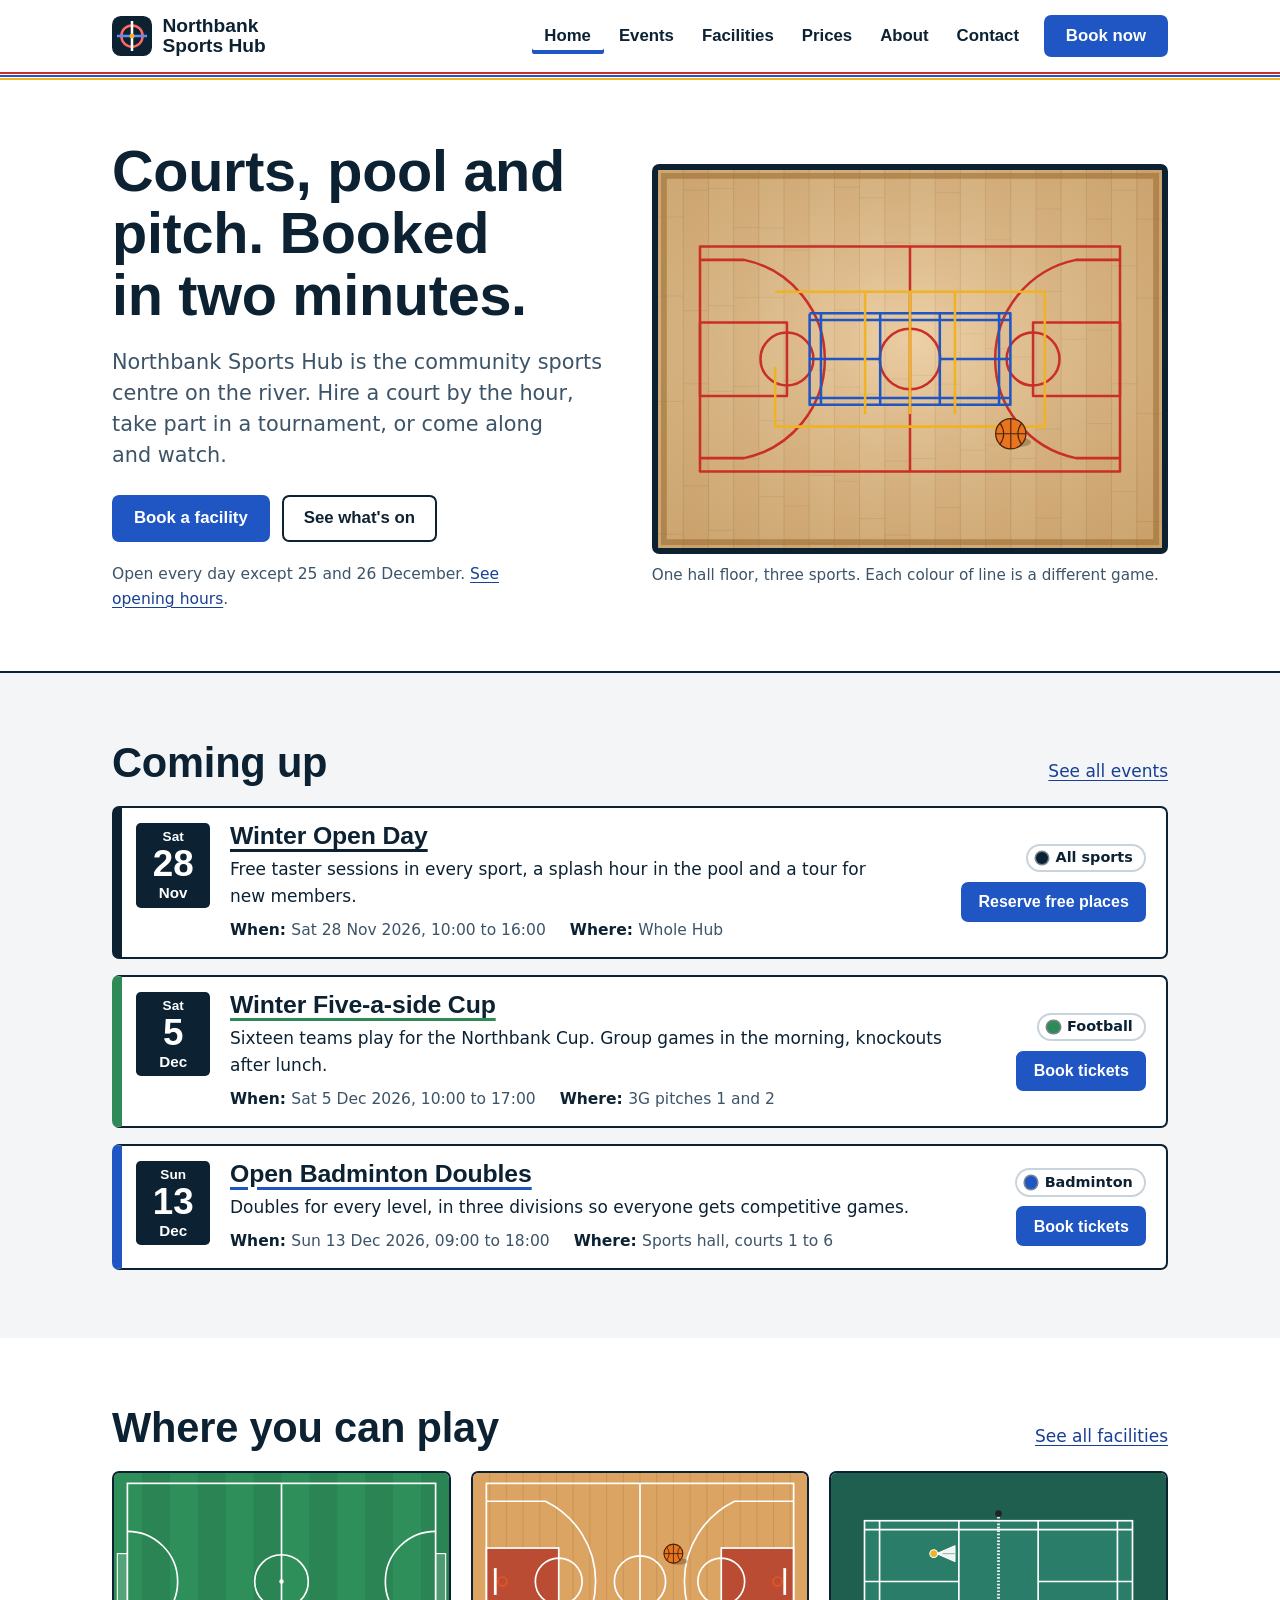
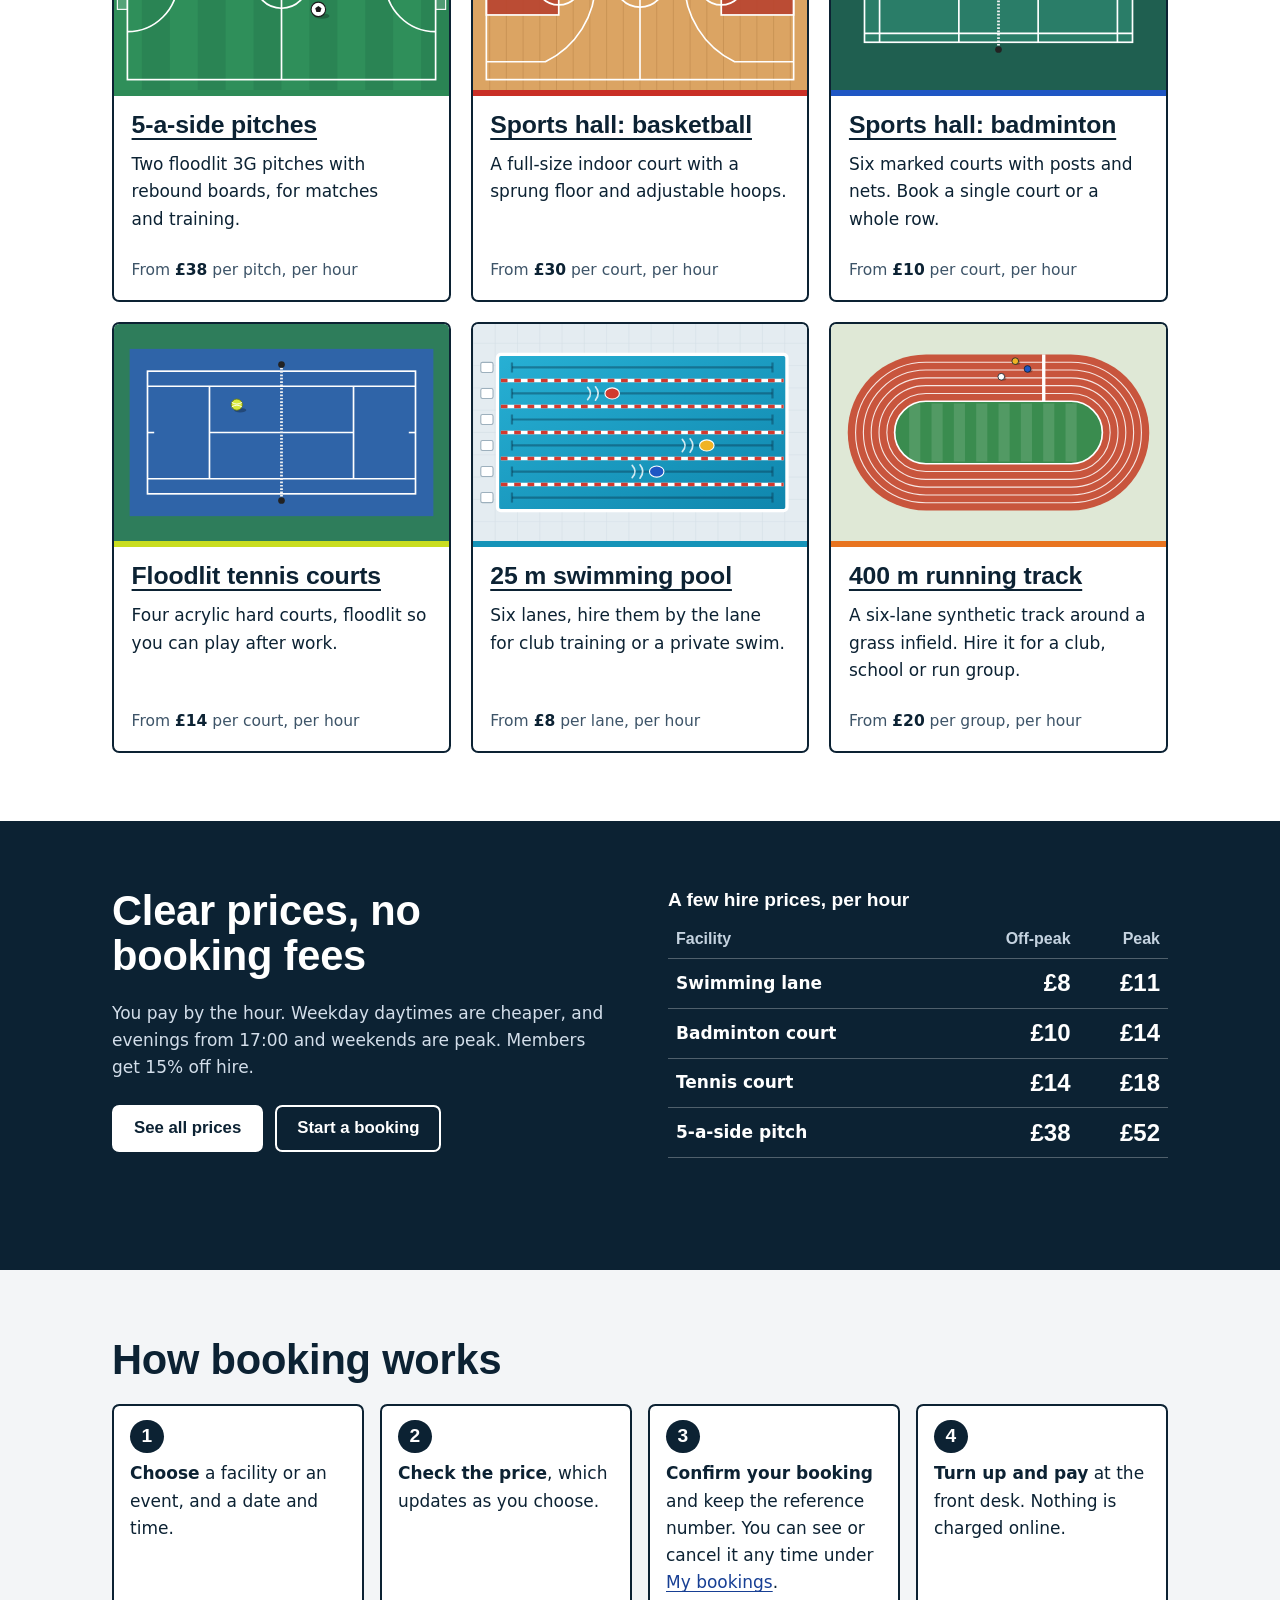
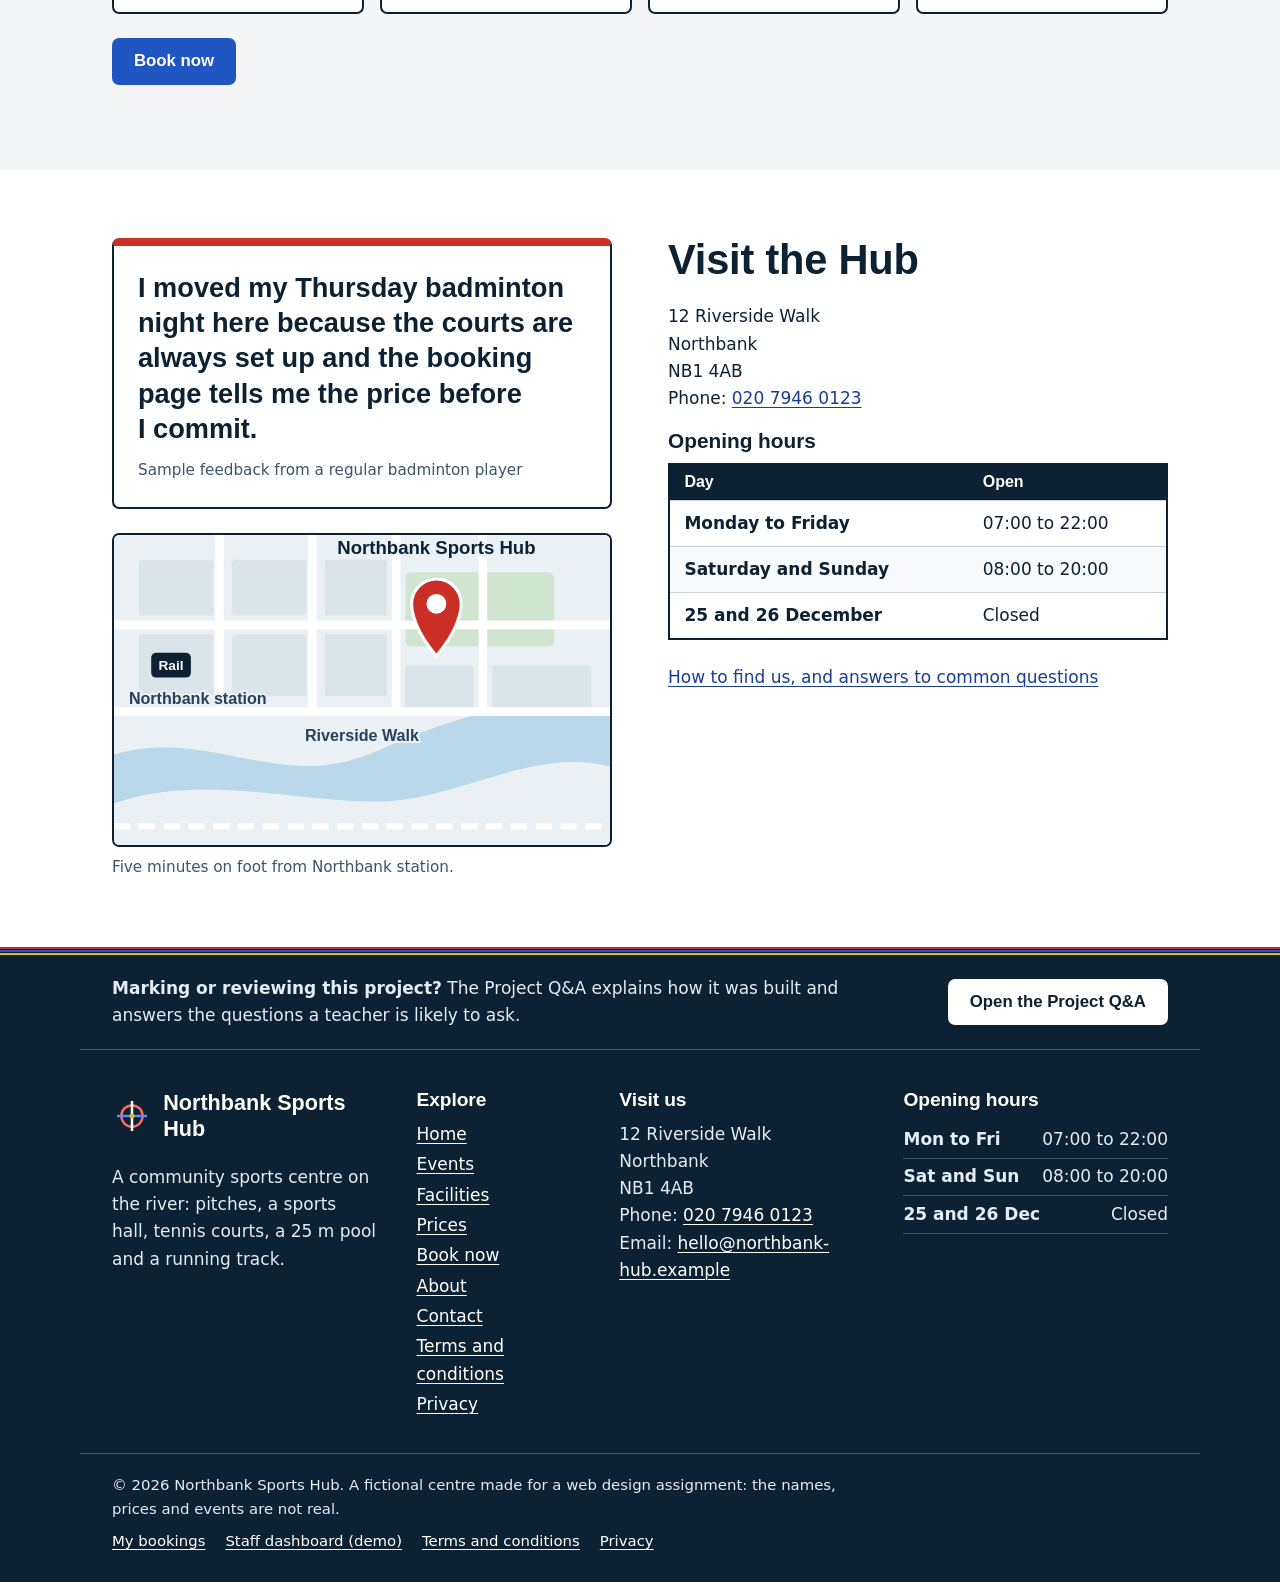
<file: index.html>
<!doctype html>
<html lang="en-GB">
<head>
<meta charset="utf-8">
<meta name="viewport" content="width=device-width, initial-scale=1">
<title>Northbank Sports Hub | Courts, pool, pitch and events</title>
<meta name="description" content="Book courts, pitches and swimming lanes, see upcoming sports events and check prices at Northbank Sports Hub.">
<meta name="theme-color" content="#0c2233">
<link rel="icon" href="assets/img/favicon.svg" type="image/svg+xml">
<link rel="stylesheet" href="assets/css/style.css">
<script>document.documentElement.classList.add("js");</script>
<script src="assets/js/main.js" defer></script>
</head>
<body>
<a class="skip" href="#main">Skip to main content</a>
<header class="site-header">
  <div class="wrap bar">
    <a class="brand" href="index.html"><img src="assets/img/logo.svg" width="40" height="40" alt=""><span>Northbank<br>Sports Hub</span></a>
    <button class="nav-toggle" type="button" aria-expanded="false" aria-controls="site-nav"><span class="nav-toggle-open">Menu</span><span class="nav-toggle-close">Close</span></button>
    <nav id="site-nav" class="site-nav" aria-label="Main">
      <ul>
        <li><a href="index.html" aria-current="page">Home</a></li>
        <li><a href="events.html">Events</a></li>
        <li><a href="facilities.html">Facilities</a></li>
        <li><a href="pricing.html">Prices</a></li>
        <li><a href="about.html">About</a></li>
        <li><a href="contact.html">Contact</a></li>
        <li class="nav-cta"><a class="btn btn-primary" href="booking.html">Book now</a></li>
      </ul>
    </nav>
  </div>
</header>
<main id="main" tabindex="-1">
<section class="hero" aria-labelledby="hero-title">
  <div class="wrap hero-grid">
    <div class="hero-copy">
      <h1 id="hero-title">Courts, pool and pitch. Booked in two minutes.</h1>
      <p class="lead">Northbank Sports Hub is the community sports centre on the river. Hire a court by the hour, take part in a tournament, or come along and watch.</p>
      <div class="btn-row">
        <a class="btn btn-primary" href="booking.html">Book a facility</a>
        <a class="btn" href="events.html">See what's on</a>
      </div>
      <p class="hero-note">Open every day except 25 and 26 December. <a href="contact.html#hours">See opening hours</a>.</p>
    </div>
    <figure class="hero-art">
      <picture>
        <source media="(max-width: 39.99em)" srcset="assets/img/hero-hall-close.svg" width="740" height="555">
        <img src="assets/img/hero-hall.svg" width="1200" height="900" fetchpriority="high"
             alt="Top-down view of a sports hall floor with basketball, badminton and volleyball court lines painted over each other in red, blue and yellow, and a basketball resting on the floor.">
      </picture>
      <figcaption>One hall floor, three sports. Each colour of line is a different game.</figcaption>
    </figure>
  </div>
</section>

<section class="section" aria-labelledby="next-title">
  <div class="wrap">
    <div class="section-head">
      <h2 id="next-title">Coming up</h2>
      <a href="events.html">See all events</a>
    </div>
    <ul class="fixtures">
<li data-event data-sport="multi">
<article class="fixture" data-sport="multi">
  <div class="datebox" aria-hidden="true"><span class="dow">Sat</span><span class="day">28</span><span class="mon">Nov</span></div>
  <div class="fixture-body">
    <h3><a href="events.html#open-day">Winter Open Day</a></h3>
    <p>Free taster sessions in every sport, a splash hour in the pool and a tour for new members.</p>
    <dl class="meta"><div><dt>When</dt><dd><time datetime="2026-11-28">Sat 28 Nov 2026</time>, 10:00 to 16:00</dd></div><div><dt>Where</dt><dd>Whole Hub</dd></div></dl>
  </div>
  <div class="fixture-side">
    <span class="tag" data-sport="multi">All sports</span>
    <a class="btn btn-small btn-primary" href="booking.html?event=open-day#booking-form">Reserve free places<span class="visually-hidden"> for Winter Open Day</span></a>
  </div>
</article>
</li>
<li data-event data-sport="football">
<article class="fixture" data-sport="football">
  <div class="datebox" aria-hidden="true"><span class="dow">Sat</span><span class="day">5</span><span class="mon">Dec</span></div>
  <div class="fixture-body">
    <h3><a href="events.html#winter-cup">Winter Five-a-side Cup</a></h3>
    <p>Sixteen teams play for the Northbank Cup. Group games in the morning, knockouts after lunch.</p>
    <dl class="meta"><div><dt>When</dt><dd><time datetime="2026-12-05">Sat 5 Dec 2026</time>, 10:00 to 17:00</dd></div><div><dt>Where</dt><dd>3G pitches 1 and 2</dd></div></dl>
  </div>
  <div class="fixture-side">
    <span class="tag" data-sport="football">Football</span>
    <a class="btn btn-small btn-primary" href="booking.html?event=winter-cup#booking-form">Book tickets<span class="visually-hidden"> for Winter Five-a-side Cup</span></a>
  </div>
</article>
</li>
<li data-event data-sport="badminton">
<article class="fixture" data-sport="badminton">
  <div class="datebox" aria-hidden="true"><span class="dow">Sun</span><span class="day">13</span><span class="mon">Dec</span></div>
  <div class="fixture-body">
    <h3><a href="events.html#doubles">Open Badminton Doubles</a></h3>
    <p>Doubles for every level, in three divisions so everyone gets competitive games.</p>
    <dl class="meta"><div><dt>When</dt><dd><time datetime="2026-12-13">Sun 13 Dec 2026</time>, 09:00 to 18:00</dd></div><div><dt>Where</dt><dd>Sports hall, courts 1 to 6</dd></div></dl>
  </div>
  <div class="fixture-side">
    <span class="tag" data-sport="badminton">Badminton</span>
    <a class="btn btn-small btn-primary" href="booking.html?event=doubles#booking-form">Book tickets<span class="visually-hidden"> for Open Badminton Doubles</span></a>
  </div>
</article>
</li>
</ul>
  </div>
</section>

<section class="section section--white" aria-labelledby="fac-title">
  <div class="wrap">
    <div class="section-head">
      <h2 id="fac-title">Where you can play</h2>
      <a href="facilities.html">See all facilities</a>
    </div>
    <ul class="tiles">
<li><article class="tile" data-sport="football">
  <img src="assets/img/football.svg" width="600" height="400" loading="lazy" decoding="async" alt="Top-down illustration of a green five-a-side football pitch with a ball near the centre circle.">
  <div class="tile-body">
    <h3><a href="facilities.html#pitch">5-a-side pitches</a></h3>
    <p>Two floodlit 3G pitches with rebound boards, for matches and training.</p>
    <p class="tile-price">From <strong>£38</strong> per pitch, per hour</p>
  </div>
</article></li>
<li><article class="tile" data-sport="basketball">
  <img src="assets/img/basketball.svg" width="600" height="400" loading="lazy" decoding="async" alt="Top-down illustration of a basketball court with red keys, three-point arcs and a ball.">
  <div class="tile-body">
    <h3><a href="facilities.html#basketball">Sports hall: basketball</a></h3>
    <p>A full-size indoor court with a sprung floor and adjustable hoops.</p>
    <p class="tile-price">From <strong>£30</strong> per court, per hour</p>
  </div>
</article></li>
<li><article class="tile" data-sport="badminton">
  <img src="assets/img/badminton.svg" width="600" height="400" loading="lazy" decoding="async" alt="Top-down illustration of a badminton court with white lines and a shuttlecock.">
  <div class="tile-body">
    <h3><a href="facilities.html#badminton">Sports hall: badminton</a></h3>
    <p>Six marked courts with posts and nets. Book a single court or a whole row.</p>
    <p class="tile-price">From <strong>£10</strong> per court, per hour</p>
  </div>
</article></li>
<li><article class="tile" data-sport="tennis">
  <img src="assets/img/tennis.svg" width="600" height="400" loading="lazy" decoding="async" alt="Top-down illustration of a blue tennis court with white lines, a net and a tennis ball.">
  <div class="tile-body">
    <h3><a href="facilities.html#tennis">Floodlit tennis courts</a></h3>
    <p>Four acrylic hard courts, floodlit so you can play after work.</p>
    <p class="tile-price">From <strong>£14</strong> per court, per hour</p>
  </div>
</article></li>
<li><article class="tile" data-sport="swimming">
  <img src="assets/img/swimming.svg" width="600" height="400" loading="lazy" decoding="async" alt="Top-down illustration of a six-lane swimming pool with red and white lane ropes and three swimmers.">
  <div class="tile-body">
    <h3><a href="facilities.html#pool">25 m swimming pool</a></h3>
    <p>Six lanes, hire them by the lane for club training or a private swim.</p>
    <p class="tile-price">From <strong>£8</strong> per lane, per hour</p>
  </div>
</article></li>
<li><article class="tile" data-sport="running">
  <img src="assets/img/running.svg" width="600" height="400" loading="lazy" decoding="async" alt="Top-down illustration of a six-lane red running track around a green infield.">
  <div class="tile-body">
    <h3><a href="facilities.html#track">400 m running track</a></h3>
    <p>A six-lane synthetic track around a grass infield. Hire it for a club, school or run group.</p>
    <p class="tile-price">From <strong>£20</strong> per group, per hour</p>
  </div>
</article></li>
</ul>
  </div>
</section>

<section class="section section--ink on-ink" aria-labelledby="prices-title">
  <div class="wrap split">
    <div>
      <h2 id="prices-title">Clear prices, no booking fees</h2>
      <p class="section-intro">You pay by the hour. Weekday daytimes are cheaper, and evenings from 17:00 and weekends are peak. Members get 15% off hire.</p>
      <div class="btn-row">
        <a class="btn btn-primary" href="pricing.html">See all prices</a>
        <a class="btn" href="booking.html">Start a booking</a>
      </div>
    </div>
    <div class="table-wrap">
      <table class="hire-glance">
        <caption>A few hire prices, per hour</caption>
        <thead>
          <tr><th scope="col">Facility</th><th scope="col" class="num">Off-peak</th><th scope="col" class="num">Peak</th></tr>
        </thead>
        <tbody>
          <tr><th scope="row">Swimming lane</th><td class="num big">£8</td><td class="num big">£11</td></tr>
          <tr><th scope="row">Badminton court</th><td class="num big">£10</td><td class="num big">£14</td></tr>
          <tr><th scope="row">Tennis court</th><td class="num big">£14</td><td class="num big">£18</td></tr>
          <tr><th scope="row">5-a-side pitch</th><td class="num big">£38</td><td class="num big">£52</td></tr>
        </tbody>
      </table>
    </div>
  </div>
</section>

<section class="section" aria-labelledby="how-title">
  <div class="wrap">
    <h2 id="how-title">How booking works</h2>
    <ol class="how">
      <li><strong>Choose</strong> a facility or an event, and a date and time.</li>
      <li><strong>Check the price</strong>, which updates as you choose.</li>
      <li><strong>Confirm your booking</strong> and keep the reference number. You can see or cancel it any time under <a href="my-bookings.html">My bookings</a>.</li>
      <li><strong>Turn up and pay</strong> at the front desk. Nothing is charged online.</li>
    </ol>
    <p><a class="btn btn-primary" href="booking.html">Book now</a></p>
  </div>
</section>

<section class="section section--white" aria-labelledby="visit-title">
  <div class="wrap split">
    <div>
      <figure class="quote">
        <blockquote>
          <p>I moved my Thursday badminton night here because the courts are always set up and the booking page tells me the price before I commit.</p>
        </blockquote>
        <figcaption>Sample feedback from a regular badminton player</figcaption>
      </figure>
      <figure class="map map--gap">
        <img src="assets/img/map.svg" width="800" height="500" loading="lazy" decoding="async"
             alt="Simple map showing the Hub beside the river on Riverside Walk, a five-minute walk from Northbank station.">
        <figcaption>Five minutes on foot from Northbank station.</figcaption>
      </figure>
    </div>
    <div>
      <h2 id="visit-title">Visit the Hub</h2>
      <address>12 Riverside Walk<br>Northbank<br>NB1 4AB</address>
      <p>Phone: <a href="tel:+442079460123">020 7946 0123</a></p>
      <div class="table-wrap"><table class="prices hours">
<caption>Opening hours</caption>
<thead><tr><th scope="col">Day</th><th scope="col">Open</th></tr></thead>
<tbody>
<tr><th scope="row">Monday to Friday</th><td><time datetime="07:00">07:00</time> to <time datetime="22:00">22:00</time></td></tr>
<tr><th scope="row">Saturday and Sunday</th><td><time datetime="08:00">08:00</time> to <time datetime="20:00">20:00</time></td></tr>
<tr><th scope="row">25 and 26 December</th><td>Closed</td></tr>
</tbody>
</table></div>
      <p><a href="contact.html">How to find us, and answers to common questions</a></p>
    </div>
  </div>
</section>

</main>
<footer class="site-footer on-ink">
  <div class="wrap footer-qa">
    <p><strong>Marking or reviewing this project?</strong> The Project Q&amp;A explains how it was built and answers the questions a teacher is likely to ask.</p>
    <a class="btn btn-primary" href="qa.html">Open the Project Q&amp;A</a>
  </div>
  <div class="wrap footer-grid">
    <div class="footer-about">
      <p class="footer-brand"><img src="assets/img/logo.svg" width="40" height="40" alt=""> Northbank Sports Hub</p>
      <p>A community sports centre on the river: pitches, a sports hall, tennis courts, a 25 m pool and a running track.</p>
    </div>
    <nav aria-label="Site pages">
      <h2 class="footer-h">Explore</h2>
      <ul class="footer-list">
        <li><a href="index.html">Home</a></li>
        <li><a href="events.html">Events</a></li>
        <li><a href="facilities.html">Facilities</a></li>
        <li><a href="pricing.html">Prices</a></li>
        <li><a href="booking.html">Book now</a></li>
        <li><a href="about.html">About</a></li>
        <li><a href="contact.html">Contact</a></li>
        <li><a href="terms.html">Terms and conditions</a></li>
        <li><a href="privacy.html">Privacy</a></li>
      </ul>
    </nav>
    <div>
      <h2 class="footer-h">Visit us</h2>
      <address>12 Riverside Walk<br>Northbank<br>NB1 4AB</address>
      <p>Phone: <a href="tel:+442079460123">020 7946 0123</a><br>Email: <a href="mailto:hello@northbank-hub.example">hello@northbank-hub.example</a></p>
    </div>
    <div>
      <h2 class="footer-h">Opening hours</h2>
      <dl class="footer-hours">
        <div><dt>Mon to Fri</dt><dd>07:00 to 22:00</dd></div>
        <div><dt>Sat and Sun</dt><dd>08:00 to 20:00</dd></div>
        <div><dt>25 and 26 Dec</dt><dd>Closed</dd></div>
      </dl>
    </div>
  </div>
  <div class="wrap footer-base">
    <p>&copy; <span data-year>2026</span> Northbank Sports Hub. A fictional centre made for a web design assignment: the names, prices and events are not real.</p>
    <ul>
      <li><a href="my-bookings.html">My bookings</a></li>
      <li><a href="staff.html">Staff dashboard (demo)</a></li>
      <li><a href="terms.html">Terms and conditions</a></li>
      <li><a href="privacy.html">Privacy</a></li>
    </ul>
  </div>
</footer>
</body>
</html>
</file>
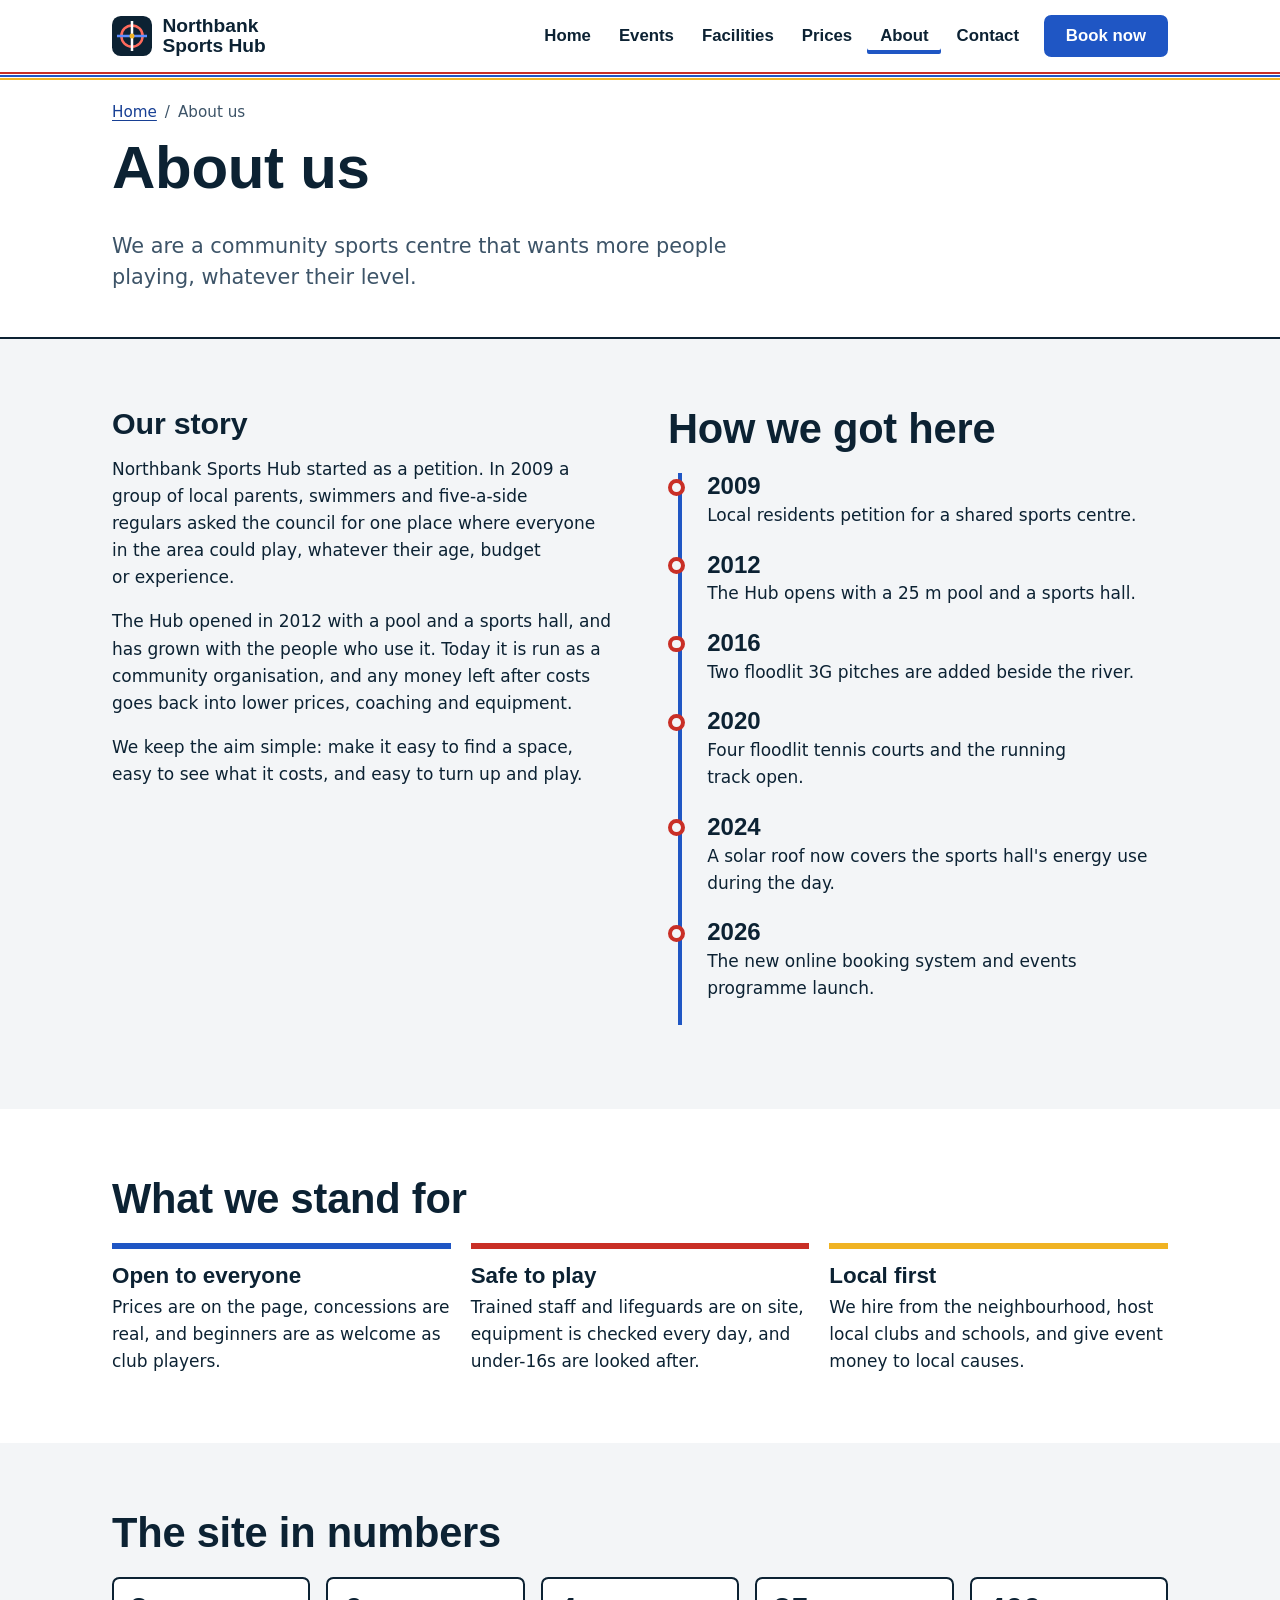
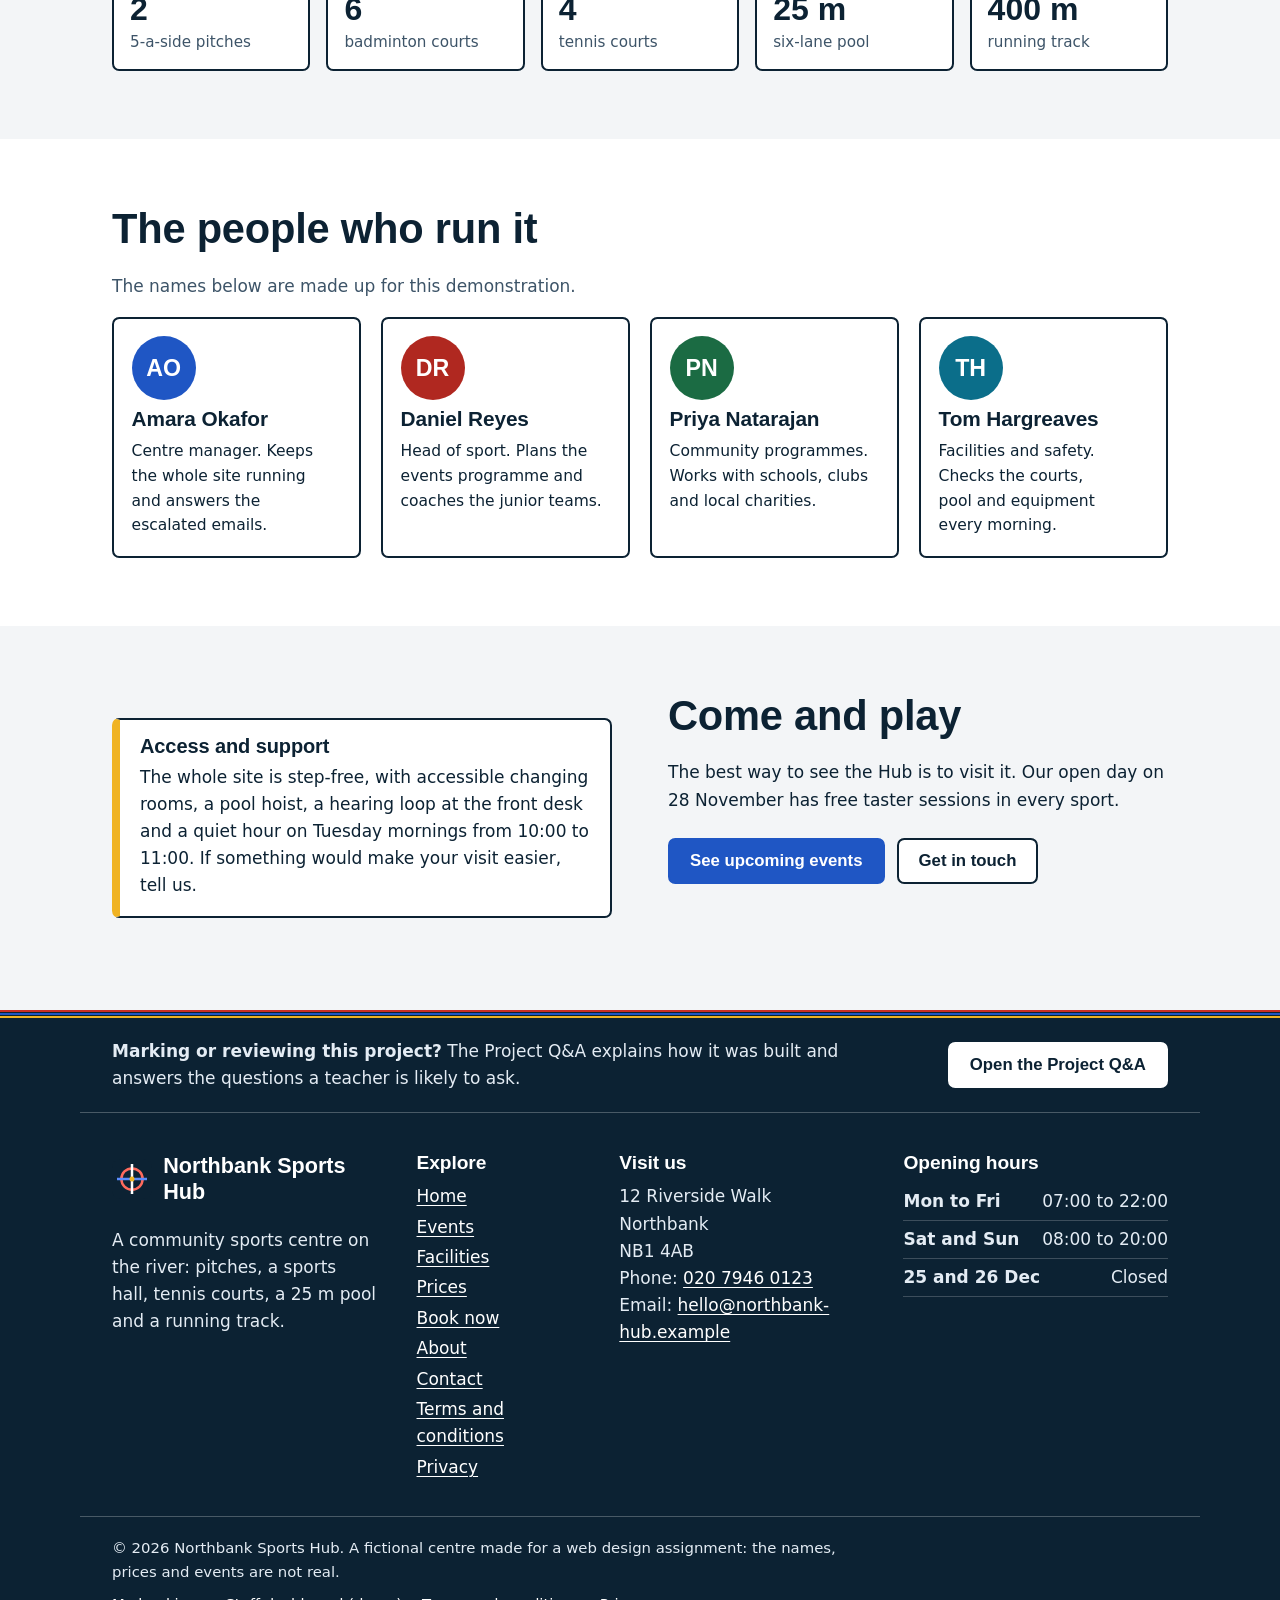
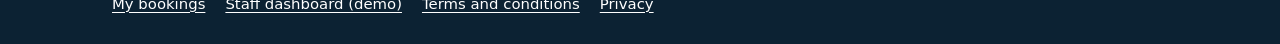
<file: about.html>
<!doctype html>
<html lang="en-GB">
<head>
<meta charset="utf-8">
<meta name="viewport" content="width=device-width, initial-scale=1">
<title>About us | Northbank Sports Hub</title>
<meta name="description" content="The story, team and values behind Northbank Sports Hub, a community sports centre on the river.">
<meta name="theme-color" content="#0c2233">
<link rel="icon" href="assets/img/favicon.svg" type="image/svg+xml">
<link rel="stylesheet" href="assets/css/style.css">
<script>document.documentElement.classList.add("js");</script>
<script src="assets/js/main.js" defer></script>
</head>
<body>
<a class="skip" href="#main">Skip to main content</a>
<header class="site-header">
  <div class="wrap bar">
    <a class="brand" href="index.html"><img src="assets/img/logo.svg" width="40" height="40" alt=""><span>Northbank<br>Sports Hub</span></a>
    <button class="nav-toggle" type="button" aria-expanded="false" aria-controls="site-nav"><span class="nav-toggle-open">Menu</span><span class="nav-toggle-close">Close</span></button>
    <nav id="site-nav" class="site-nav" aria-label="Main">
      <ul>
        <li><a href="index.html">Home</a></li>
        <li><a href="events.html">Events</a></li>
        <li><a href="facilities.html">Facilities</a></li>
        <li><a href="pricing.html">Prices</a></li>
        <li><a href="about.html" aria-current="page">About</a></li>
        <li><a href="contact.html">Contact</a></li>
        <li class="nav-cta"><a class="btn btn-primary" href="booking.html">Book now</a></li>
      </ul>
    </nav>
  </div>
</header>
<main id="main" tabindex="-1">
<section class="page-head" aria-labelledby="page-title">
  <div class="wrap">
    <nav class="crumbs" aria-label="Breadcrumb"><ol><li><a href="index.html">Home</a></li><li><span aria-current="page">About us</span></li></ol></nav>
    <h1 id="page-title">About us</h1>
    <p class="lead">We are a community sports centre that wants more people playing, whatever their level.</p>
  </div>
</section>
<section class="section" aria-labelledby="story-title">
  <div class="wrap split">
    <div class="prose">
      <h2 id="story-title">Our story</h2>
      <p>Northbank Sports Hub started as a petition. In 2009 a group of local parents, swimmers and five-a-side regulars asked the council for one place where everyone in the area could play, whatever their age, budget or experience.</p>
      <p>The Hub opened in 2012 with a pool and a sports hall, and has grown with the people who use it. Today it is run as a community organisation, and any money left after costs goes back into lower prices, coaching and equipment.</p>
      <p>We keep the aim simple: make it easy to find a space, easy to see what it costs, and easy to turn up and play.</p>
    </div>
    <div>
      <h2>How we got here</h2>
      <ol class="timeline">
        <li><time datetime="2009">2009</time><p>Local residents petition for a shared sports centre.</p></li>
        <li><time datetime="2012">2012</time><p>The Hub opens with a 25 m pool and a sports hall.</p></li>
        <li><time datetime="2016">2016</time><p>Two floodlit 3G pitches are added beside the river.</p></li>
        <li><time datetime="2020">2020</time><p>Four floodlit tennis courts and the running track open.</p></li>
        <li><time datetime="2024">2024</time><p>A solar roof now covers the sports hall's energy use during the day.</p></li>
        <li><time datetime="2026">2026</time><p>The new online booking system and events programme launch.</p></li>
      </ol>
    </div>
  </div>
</section>

<section class="section section--white" aria-labelledby="values-title">
  <div class="wrap">
    <h2 id="values-title">What we stand for</h2>
    <dl class="values">
      <div>
        <dt>Open to everyone</dt>
        <dd>Prices are on the page, concessions are real, and beginners are as welcome as club players.</dd>
      </div>
      <div>
        <dt>Safe to play</dt>
        <dd>Trained staff and lifeguards are on site, equipment is checked every day, and under-16s are looked after.</dd>
      </div>
      <div>
        <dt>Local first</dt>
        <dd>We hire from the neighbourhood, host local clubs and schools, and give event money to local causes.</dd>
      </div>
    </dl>
  </div>
</section>

<section class="section" aria-labelledby="site-title">
  <div class="wrap">
    <h2 id="site-title">The site in numbers</h2>
    <dl class="site-numbers">
      <div><dt>5-a-side pitches</dt><dd>2</dd></div>
      <div><dt>badminton courts</dt><dd>6</dd></div>
      <div><dt>tennis courts</dt><dd>4</dd></div>
      <div><dt>six-lane pool</dt><dd>25 m</dd></div>
      <div><dt>running track</dt><dd>400 m</dd></div>
    </dl>
  </div>
</section>

<section class="section section--white" aria-labelledby="team-title">
  <div class="wrap">
    <h2 id="team-title">The people who run it</h2>
    <p class="section-intro">The names below are made up for this demonstration.</p>
    <ul class="team">
      <li>
        <span class="avatar" aria-hidden="true">AO</span>
        <h3>Amara Okafor</h3>
        <p>Centre manager. Keeps the whole site running and answers the escalated emails.</p>
      </li>
      <li>
        <span class="avatar" aria-hidden="true">DR</span>
        <h3>Daniel Reyes</h3>
        <p>Head of sport. Plans the events programme and coaches the junior teams.</p>
      </li>
      <li>
        <span class="avatar" aria-hidden="true">PN</span>
        <h3>Priya Natarajan</h3>
        <p>Community programmes. Works with schools, clubs and local charities.</p>
      </li>
      <li>
        <span class="avatar" aria-hidden="true">TH</span>
        <h3>Tom Hargreaves</h3>
        <p>Facilities and safety. Checks the courts, pool and equipment every morning.</p>
      </li>
    </ul>
  </div>
</section>

<section class="section" aria-labelledby="join-title">
  <div class="wrap split">
    <div class="callout">
      <h2 id="join-title">Access and support</h2>
      <p>The whole site is step-free, with accessible changing rooms, a pool hoist, a hearing loop at the front desk and a quiet hour on Tuesday mornings from 10:00 to 11:00. If something would make your visit easier, tell us.</p>
    </div>
    <div>
      <h2>Come and play</h2>
      <p>The best way to see the Hub is to visit it. Our open day on 28 November has free taster sessions in every sport.</p>
      <div class="btn-row">
        <a class="btn btn-primary" href="events.html">See upcoming events</a>
        <a class="btn" href="contact.html">Get in touch</a>
      </div>
    </div>
  </div>
</section>

</main>
<footer class="site-footer on-ink">
  <div class="wrap footer-qa">
    <p><strong>Marking or reviewing this project?</strong> The Project Q&amp;A explains how it was built and answers the questions a teacher is likely to ask.</p>
    <a class="btn btn-primary" href="qa.html">Open the Project Q&amp;A</a>
  </div>
  <div class="wrap footer-grid">
    <div class="footer-about">
      <p class="footer-brand"><img src="assets/img/logo.svg" width="40" height="40" alt=""> Northbank Sports Hub</p>
      <p>A community sports centre on the river: pitches, a sports hall, tennis courts, a 25 m pool and a running track.</p>
    </div>
    <nav aria-label="Site pages">
      <h2 class="footer-h">Explore</h2>
      <ul class="footer-list">
        <li><a href="index.html">Home</a></li>
        <li><a href="events.html">Events</a></li>
        <li><a href="facilities.html">Facilities</a></li>
        <li><a href="pricing.html">Prices</a></li>
        <li><a href="booking.html">Book now</a></li>
        <li><a href="about.html">About</a></li>
        <li><a href="contact.html">Contact</a></li>
        <li><a href="terms.html">Terms and conditions</a></li>
        <li><a href="privacy.html">Privacy</a></li>
      </ul>
    </nav>
    <div>
      <h2 class="footer-h">Visit us</h2>
      <address>12 Riverside Walk<br>Northbank<br>NB1 4AB</address>
      <p>Phone: <a href="tel:+442079460123">020 7946 0123</a><br>Email: <a href="mailto:hello@northbank-hub.example">hello@northbank-hub.example</a></p>
    </div>
    <div>
      <h2 class="footer-h">Opening hours</h2>
      <dl class="footer-hours">
        <div><dt>Mon to Fri</dt><dd>07:00 to 22:00</dd></div>
        <div><dt>Sat and Sun</dt><dd>08:00 to 20:00</dd></div>
        <div><dt>25 and 26 Dec</dt><dd>Closed</dd></div>
      </dl>
    </div>
  </div>
  <div class="wrap footer-base">
    <p>&copy; <span data-year>2026</span> Northbank Sports Hub. A fictional centre made for a web design assignment: the names, prices and events are not real.</p>
    <ul>
      <li><a href="my-bookings.html">My bookings</a></li>
      <li><a href="staff.html">Staff dashboard (demo)</a></li>
      <li><a href="terms.html">Terms and conditions</a></li>
      <li><a href="privacy.html">Privacy</a></li>
    </ul>
  </div>
</footer>
</body>
</html>
</file>
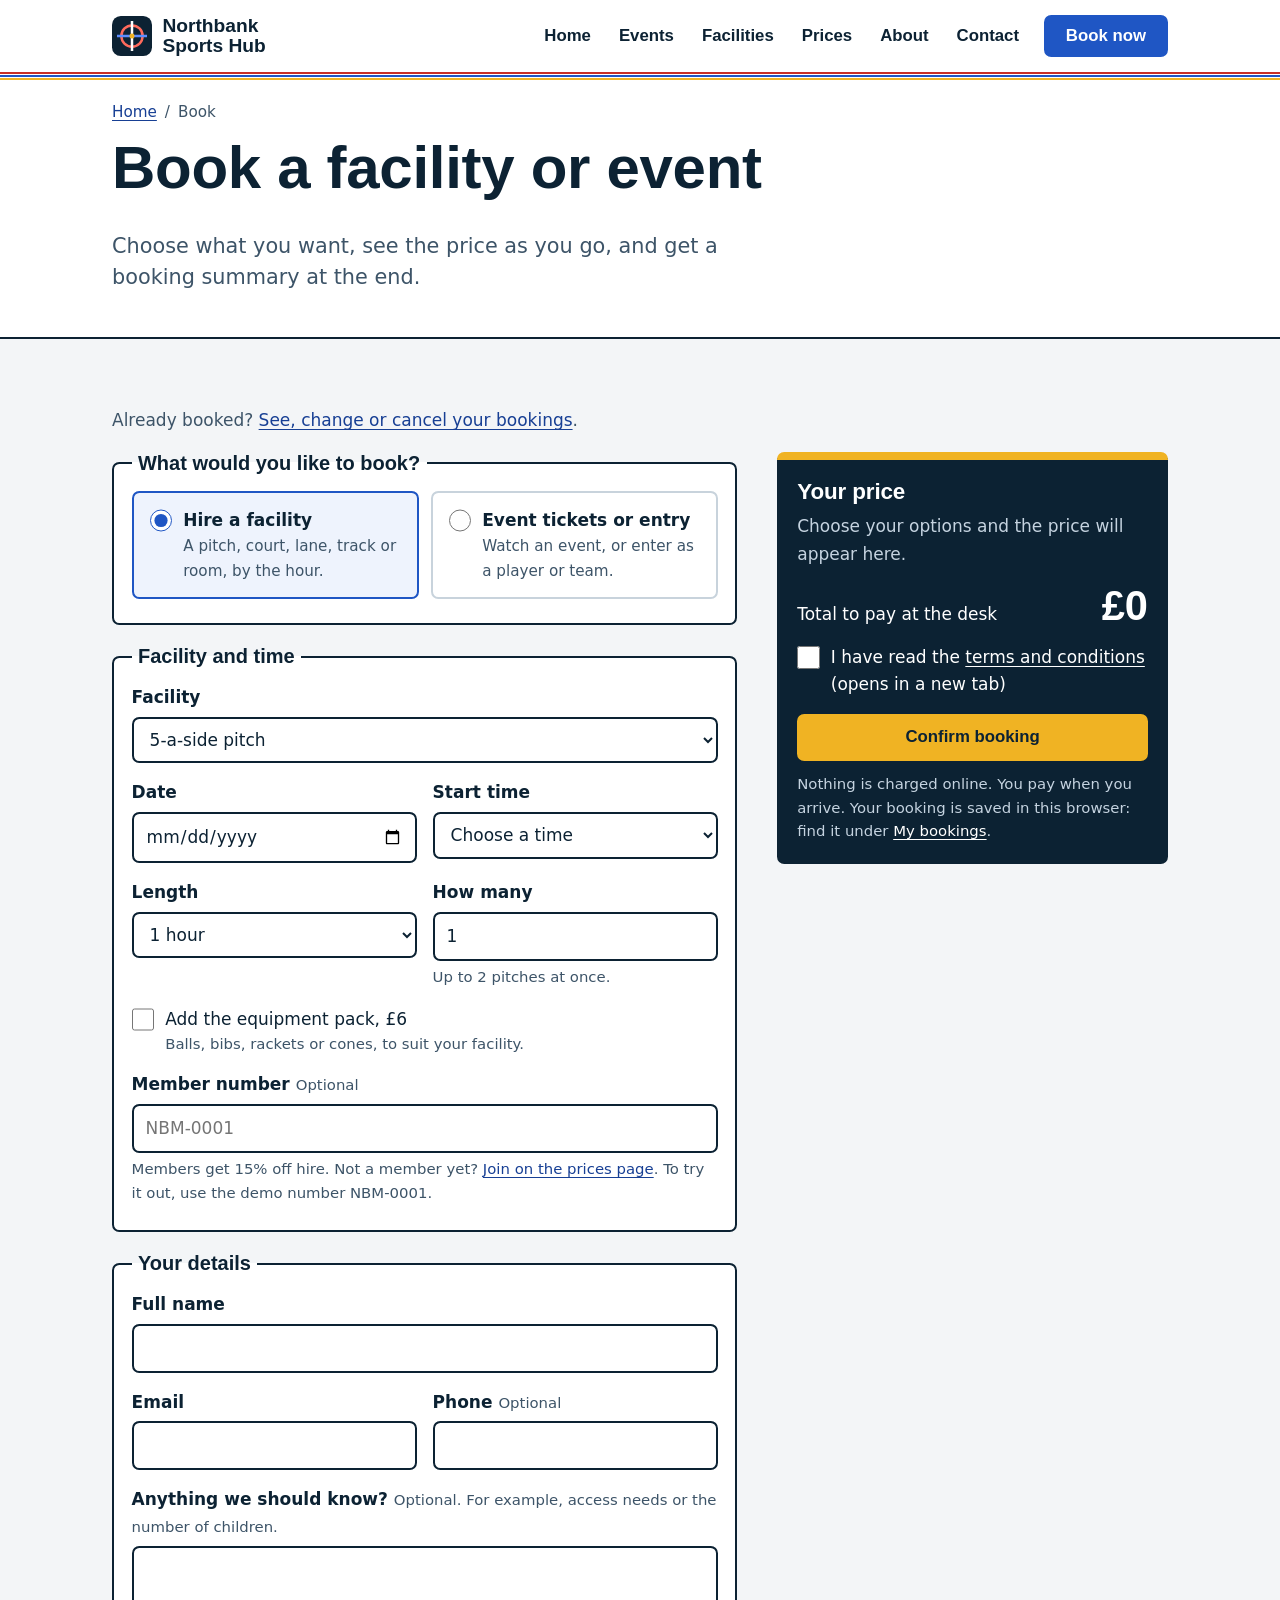
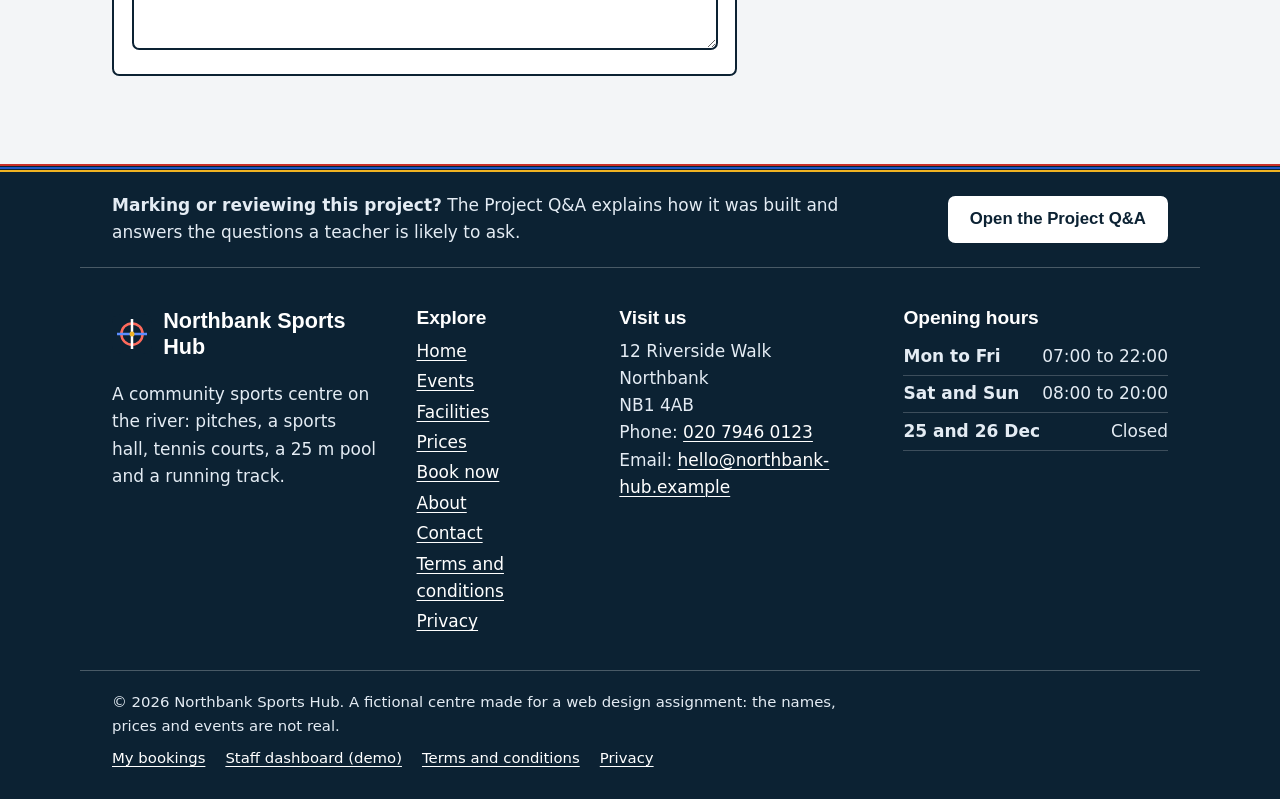
<file: booking.html>
<!doctype html>
<html lang="en-GB">
<head>
<meta charset="utf-8">
<meta name="viewport" content="width=device-width, initial-scale=1">
<title>Book a facility or event | Northbank Sports Hub</title>
<meta name="description" content="Book a pitch, court, lane or room, or get tickets and entries for Northbank Sports Hub events.">
<meta name="theme-color" content="#0c2233">
<link rel="icon" href="assets/img/favicon.svg" type="image/svg+xml">
<link rel="stylesheet" href="assets/css/style.css">
<script>document.documentElement.classList.add("js");</script>
<script src="assets/js/main.js" defer></script>
<script src="assets/js/data.js" defer></script>
<script src="assets/js/pricing.js" defer></script>
<script src="assets/js/store.js" defer></script>
<script src="assets/js/availability.js" defer></script>
<script src="assets/js/booking.js" defer></script>
</head>
<body>
<a class="skip" href="#main">Skip to main content</a>
<header class="site-header">
  <div class="wrap bar">
    <a class="brand" href="index.html"><img src="assets/img/logo.svg" width="40" height="40" alt=""><span>Northbank<br>Sports Hub</span></a>
    <button class="nav-toggle" type="button" aria-expanded="false" aria-controls="site-nav"><span class="nav-toggle-open">Menu</span><span class="nav-toggle-close">Close</span></button>
    <nav id="site-nav" class="site-nav" aria-label="Main">
      <ul>
        <li><a href="index.html">Home</a></li>
        <li><a href="events.html">Events</a></li>
        <li><a href="facilities.html">Facilities</a></li>
        <li><a href="pricing.html">Prices</a></li>
        <li><a href="about.html">About</a></li>
        <li><a href="contact.html">Contact</a></li>
        <li class="nav-cta"><a class="btn btn-primary" href="booking.html" aria-current="page">Book now</a></li>
      </ul>
    </nav>
  </div>
</header>
<main id="main" tabindex="-1">
<section class="page-head" aria-labelledby="page-title">
  <div class="wrap">
    <nav class="crumbs" aria-label="Breadcrumb"><ol><li><a href="index.html">Home</a></li><li><span aria-current="page">Book</span></li></ol></nav>
    <h1 id="page-title">Book a facility or event</h1>
    <p class="lead">Choose what you want, see the price as you go, and get a booking summary at the end.</p>
  </div>
</section>
<section class="section" aria-label="Booking form">
  <div class="wrap">
    <noscript>
      <p class="callout">This form needs JavaScript to work out your price. Without it, please call us on <a href="tel:+442079460123">020 7946 0123</a> to book.</p>
    </noscript>

    <p class="callout" id="storage-warning" hidden>Your browser is blocking site storage, so a booking cannot be saved here. Allow site data for this page, or call <a href="tel:+442079460123">020 7946 0123</a> to book.</p>
    <p class="callout" data-file-note hidden>You opened this page from a folder on your computer. Some browsers, Firefox in particular, keep the saved data of each local file apart, so a booking may not show up on the next page. If that happens, open the live website, or run <code>python3 -m http.server</code> in the project folder and visit <code>http://localhost:8000</code>.</p>
    <p class="section-intro">Already booked? <a href="my-bookings.html">See, change or cancel your bookings</a>.</p>

    <form id="booking-form" class="booking-grid" method="get" action="confirmation.html">
      <div class="booking-fields">

        <fieldset>
          <legend>What would you like to book?</legend>
          <div class="choice-cards">
            <label class="choice-card">
              <input type="radio" name="mode" value="hire" checked>
              <span class="cc-text"><strong>Hire a facility</strong><span class="cc-hint">A pitch, court, lane, track or room, by the hour.</span></span>
            </label>
            <label class="choice-card">
              <input type="radio" name="mode" value="event">
              <span class="cc-text"><strong>Event tickets or entry</strong><span class="cc-hint">Watch an event, or enter as a player or team.</span></span>
            </label>
          </div>
        </fieldset>

        <fieldset id="hire-fields">
          <legend>Facility and time</legend>
          <div class="field">
            <label for="facility">Facility</label>
            <select id="facility" name="facility">
              <option value="pitch">5-a-side pitch</option>
<option value="basketball">Basketball court</option>
<option value="badminton">Badminton court</option>
<option value="tennis">Tennis court</option>
<option value="pool">Swimming lane</option>
<option value="track">Running track</option>
<option value="room">Function room</option>
            </select>
          </div>
          <div class="field-row">
            <div class="field">
              <label for="date">Date</label>
              <input type="date" id="date" name="date" required>
            </div>
            <div class="field">
              <label for="start">Start time</label>
              <select id="start" name="start" required>
                <option value="">Choose a time</option>
                <option value="7">07:00</option>
<option value="8">08:00</option>
<option value="9">09:00</option>
<option value="10">10:00</option>
<option value="11">11:00</option>
<option value="12">12:00</option>
<option value="13">13:00</option>
<option value="14">14:00</option>
<option value="15">15:00</option>
<option value="16">16:00</option>
<option value="17">17:00</option>
<option value="18">18:00</option>
<option value="19">19:00</option>
<option value="20">20:00</option>
<option value="21">21:00</option>
              </select>
            </div>
          </div>
          <div class="field-row">
            <div class="field">
              <label for="hours">Length</label>
              <select id="hours" name="hours">
                <option value="1">1 hour</option>
                <option value="2">2 hours</option>
                <option value="3">3 hours</option>
                <option value="4">4 hours</option>
              </select>
            </div>
            <div class="field">
              <label for="units">How many</label>
              <input type="number" id="units" name="units" min="1" max="2" value="1" inputmode="numeric" required aria-describedby="units-hint">
              <span class="hint" id="units-hint"></span>
            </div>
          </div>
          <p class="avail" id="avail" aria-live="polite"></p>
          <div class="choice">
            <input type="checkbox" id="equipment" name="equipment">
            <label for="equipment">Add the equipment pack, £6 <span class="hint">Balls, bibs, rackets or cones, to suit your facility.</span></label>
          </div>
          <div class="field">
            <label for="member">Member number <span class="hint">Optional</span></label>
            <input type="text" id="member" name="member" maxlength="8" autocomplete="off" spellcheck="false" placeholder="NBM-0001" aria-describedby="member-hint">
            <span class="hint" id="member-hint">Members get 15% off hire. Not a member yet? <a href="pricing.html#join">Join on the prices page</a>. To try it out, use the demo number NBM-0001.</span>
          </div>
        </fieldset>

        <fieldset id="event-fields" hidden disabled>
          <legend>Event and tickets</legend>
          <div class="field">
            <label for="event">Event</label>
            <select id="event" name="event" aria-describedby="event-note">
              <option value="open-day">Winter Open Day (28 Nov)</option>
<option value="winter-cup">Winter Five-a-side Cup (5 Dec)</option>
<option value="doubles">Open Badminton Doubles (13 Dec)</option>
<option value="swim">Swim-a-thon (19 Dec)</option>
<option value="run">New Year 5K Fun Run (1 Jan)</option>
<option value="slam">Junior Basketball Slam (9 Jan)</option>
<option value="champs">Club Tennis Championships (23 Jan)</option>
<option value="futsal">Schools Futsal Finals (6 Feb)</option>
            </select>
            <span class="hint" id="event-note"></span>
          </div>
          <div class="field-row">
            <div class="field"><label for="t-adult">Adult, £6</label><input type="number" id="t-adult" name="adult" min="0" max="20" value="0" inputmode="numeric" aria-describedby="t-adult-hint"><span class="hint" id="t-adult-hint">Aged 16 and over</span></div>
<div class="field"><label for="t-concession">Concession, £4</label><input type="number" id="t-concession" name="concession" min="0" max="20" value="0" inputmode="numeric" aria-describedby="t-concession-hint"><span class="hint" id="t-concession-hint">Students and over-60s, with ID</span></div>
<div class="field"><label for="t-family">Family, £15</label><input type="number" id="t-family" name="family" min="0" max="20" value="0" inputmode="numeric" aria-describedby="t-family-hint"><span class="hint" id="t-family-hint">Up to 2 adults and 2 children</span></div>
<div class="field"><label for="t-under12">Under 12, free</label><input type="number" id="t-under12" name="under12" min="0" max="20" value="0" inputmode="numeric" aria-describedby="t-under12-hint"><span class="hint" id="t-under12-hint">Free, but needs a ticket</span></div>
          </div>
          <div class="field">
            <label for="entries" id="entries-label">Entries</label>
            <input type="number" id="entries" name="entries" min="0" max="20" value="0" inputmode="numeric" aria-describedby="entries-hint">
            <span class="hint" id="entries-hint"></span>
          </div>
        </fieldset>

        <p class="form-error" id="form-error" aria-live="polite"></p>

        <fieldset>
          <legend>Your details</legend>
          <div class="field">
            <label for="name">Full name</label>
            <input type="text" id="name" name="name" autocomplete="name" required>
          </div>
          <div class="field-row">
            <div class="field">
              <label for="email">Email</label>
              <input type="email" id="email" name="email" autocomplete="email" required>
            </div>
            <div class="field">
              <label for="phone">Phone <span class="hint">Optional</span></label>
              <input type="tel" id="phone" name="phone" autocomplete="tel">
            </div>
          </div>
          <div class="field">
            <label for="notes">Anything we should know? <span class="hint">Optional. For example, access needs or the number of children.</span></label>
            <textarea id="notes" name="notes" rows="3"></textarea>
          </div>
        </fieldset>
      </div>

      <div class="estimate-col">
        <aside class="estimate" aria-labelledby="est-title">
          <h2 id="est-title">Your price</h2>
          <p class="empty" id="est-empty">Choose your options and the price will appear here.</p>
          <ul id="est-lines"></ul>
          <p class="total"><span>Total to pay at the desk</span><output id="est-total">£0</output></p>
          <div class="choice terms-check">
            <input type="checkbox" id="terms" name="terms" required>
            <label for="terms">I have read the <a href="terms.html" target="_blank" rel="noopener">terms and conditions</a> (opens in a new tab)</label>
          </div>
          <button class="btn btn-primary btn-block" type="submit">Confirm booking</button>
          <p class="small">Nothing is charged online. You pay when you arrive. Your booking is saved in this browser: find it under <a href="my-bookings.html">My bookings</a>.</p>
        </aside>
      </div>
    </form>
  </div>
</section>

</main>
<footer class="site-footer on-ink">
  <div class="wrap footer-qa">
    <p><strong>Marking or reviewing this project?</strong> The Project Q&amp;A explains how it was built and answers the questions a teacher is likely to ask.</p>
    <a class="btn btn-primary" href="qa.html">Open the Project Q&amp;A</a>
  </div>
  <div class="wrap footer-grid">
    <div class="footer-about">
      <p class="footer-brand"><img src="assets/img/logo.svg" width="40" height="40" alt=""> Northbank Sports Hub</p>
      <p>A community sports centre on the river: pitches, a sports hall, tennis courts, a 25 m pool and a running track.</p>
    </div>
    <nav aria-label="Site pages">
      <h2 class="footer-h">Explore</h2>
      <ul class="footer-list">
        <li><a href="index.html">Home</a></li>
        <li><a href="events.html">Events</a></li>
        <li><a href="facilities.html">Facilities</a></li>
        <li><a href="pricing.html">Prices</a></li>
        <li><a href="booking.html">Book now</a></li>
        <li><a href="about.html">About</a></li>
        <li><a href="contact.html">Contact</a></li>
        <li><a href="terms.html">Terms and conditions</a></li>
        <li><a href="privacy.html">Privacy</a></li>
      </ul>
    </nav>
    <div>
      <h2 class="footer-h">Visit us</h2>
      <address>12 Riverside Walk<br>Northbank<br>NB1 4AB</address>
      <p>Phone: <a href="tel:+442079460123">020 7946 0123</a><br>Email: <a href="mailto:hello@northbank-hub.example">hello@northbank-hub.example</a></p>
    </div>
    <div>
      <h2 class="footer-h">Opening hours</h2>
      <dl class="footer-hours">
        <div><dt>Mon to Fri</dt><dd>07:00 to 22:00</dd></div>
        <div><dt>Sat and Sun</dt><dd>08:00 to 20:00</dd></div>
        <div><dt>25 and 26 Dec</dt><dd>Closed</dd></div>
      </dl>
    </div>
  </div>
  <div class="wrap footer-base">
    <p>&copy; <span data-year>2026</span> Northbank Sports Hub. A fictional centre made for a web design assignment: the names, prices and events are not real.</p>
    <ul>
      <li><a href="my-bookings.html">My bookings</a></li>
      <li><a href="staff.html">Staff dashboard (demo)</a></li>
      <li><a href="terms.html">Terms and conditions</a></li>
      <li><a href="privacy.html">Privacy</a></li>
    </ul>
  </div>
</footer>
</body>
</html>
</file>
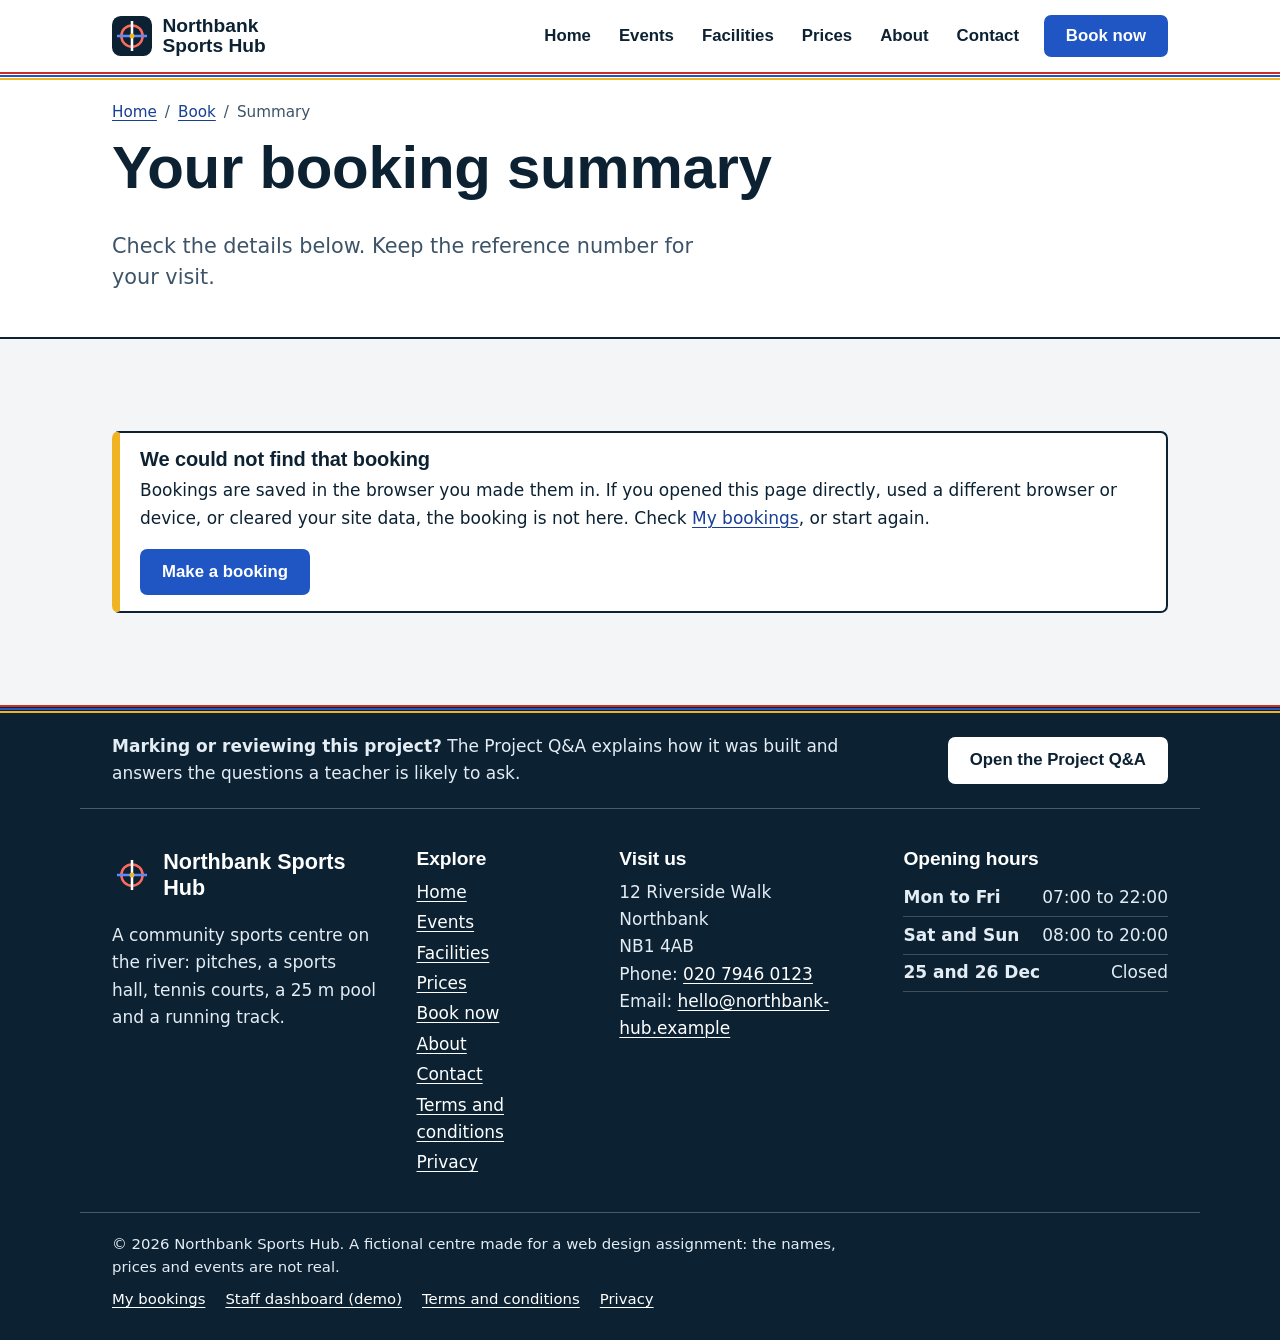
<file: confirmation.html>
<!doctype html>
<html lang="en-GB">
<head>
<meta charset="utf-8">
<meta name="viewport" content="width=device-width, initial-scale=1">
<title>Your booking | Northbank Sports Hub</title>
<meta name="description" content="Your Northbank Sports Hub booking summary.">
<meta name="theme-color" content="#0c2233">
<meta name="robots" content="noindex">
<link rel="icon" href="assets/img/favicon.svg" type="image/svg+xml">
<link rel="stylesheet" href="assets/css/style.css">
<script>document.documentElement.classList.add("js");</script>
<script src="assets/js/main.js" defer></script>
<script src="assets/js/data.js" defer></script>
<script src="assets/js/pricing.js" defer></script>
<script src="assets/js/store.js" defer></script>
<script src="assets/js/calendar.js" defer></script>
<script src="assets/js/confirmation.js" defer></script>
</head>
<body>
<a class="skip" href="#main">Skip to main content</a>
<header class="site-header">
  <div class="wrap bar">
    <a class="brand" href="index.html"><img src="assets/img/logo.svg" width="40" height="40" alt=""><span>Northbank<br>Sports Hub</span></a>
    <button class="nav-toggle" type="button" aria-expanded="false" aria-controls="site-nav"><span class="nav-toggle-open">Menu</span><span class="nav-toggle-close">Close</span></button>
    <nav id="site-nav" class="site-nav" aria-label="Main">
      <ul>
        <li><a href="index.html">Home</a></li>
        <li><a href="events.html">Events</a></li>
        <li><a href="facilities.html">Facilities</a></li>
        <li><a href="pricing.html">Prices</a></li>
        <li><a href="about.html">About</a></li>
        <li><a href="contact.html">Contact</a></li>
        <li class="nav-cta"><a class="btn btn-primary" href="booking.html" aria-current="page">Book now</a></li>
      </ul>
    </nav>
  </div>
</header>
<main id="main" tabindex="-1">
<section class="page-head" aria-labelledby="page-title">
  <div class="wrap">
    <nav class="crumbs" aria-label="Breadcrumb"><ol><li><a href="index.html">Home</a></li><li><a href="booking.html">Book</a></li><li><span aria-current="page">Summary</span></li></ol></nav>
    <h1 id="page-title">Your booking summary</h1>
    <p class="lead">Check the details below. Keep the reference number for your visit.</p>
  </div>
</section>
<section class="section" aria-label="Booking summary">
  <div class="wrap">
    <noscript>
      <p class="callout">This page needs JavaScript to show your summary. Please call us on <a href="tel:+442079460123">020 7946 0123</a> to check a booking.</p>
    </noscript>

    <div id="no-booking" class="callout" hidden>
      <h2>We could not find that booking</h2>
      <p>Bookings are saved in the browser you made them in. If you opened this page directly, used a different browser or device, or cleared your site data, the booking is not here. Check <a href="my-bookings.html">My bookings</a>, or start again.</p>
      <p class="callout" data-file-note hidden>You opened this page from a folder on your computer. Some browsers, Firefox in particular, keep the saved data of each local file apart, so a booking may not show up on the next page. If that happens, open the live website, or run <code>python3 -m http.server</code> in the project folder and visit <code>http://localhost:8000</code>.</p>
      <p><a class="btn btn-primary" href="booking.html">Make a booking</a></p>
    </div>

    <div id="confirmation" hidden>
      <div class="split">
        <div>
          <h2>Booking reference</h2>
          <p><span class="reference" id="reference">NB-000000</span> <span class="status status-confirmed" id="status-line">Confirmed</span></p>
          <dl class="summary-list" id="summary-details"></dl>
        </div>
        <div>
          <aside class="estimate" aria-labelledby="sum-price">
            <h2 id="sum-price">Price</h2>
            <ul id="summary-lines"></ul>
            <p class="total"><span>Total to pay at the desk</span><output id="summary-total">£0</output></p>
          </aside>
          <h2 class="mt">What happens next</h2>
          <ol class="steps">
            <li>Bring your reference number to the front desk.</li>
            <li>Pay at the desk when you arrive, by card or cash.</li>
            <li>Need to change your plans? <a id="manage-link" href="my-bookings.html">Manage this booking</a>. See the <a href="terms.html#t4">terms</a> for the cancellation rules.</li>
          </ol>
          <p class="callout" id="cancel-note"></p>
          <div class="callout">
            <p><strong>This is a demonstration site.</strong> Nothing has been sent to us and nothing has been charged. Your booking is saved in this browser (local storage), so it is still here when you come back, but it is not on a server and no other device can see it.</p>
          </div>
          <div class="btn-row">
            <button type="button" class="btn btn-primary" id="cal-btn">Add to calendar</button>
            <button type="button" class="btn" id="print-btn">Print this summary</button>
            <a class="btn" href="my-bookings.html">My bookings</a>
            <a class="btn" href="booking.html">Make another booking</a>
          </div>
        </div>
      </div>
    </div>
  </div>
</section>

</main>
<footer class="site-footer on-ink">
  <div class="wrap footer-qa">
    <p><strong>Marking or reviewing this project?</strong> The Project Q&amp;A explains how it was built and answers the questions a teacher is likely to ask.</p>
    <a class="btn btn-primary" href="qa.html">Open the Project Q&amp;A</a>
  </div>
  <div class="wrap footer-grid">
    <div class="footer-about">
      <p class="footer-brand"><img src="assets/img/logo.svg" width="40" height="40" alt=""> Northbank Sports Hub</p>
      <p>A community sports centre on the river: pitches, a sports hall, tennis courts, a 25 m pool and a running track.</p>
    </div>
    <nav aria-label="Site pages">
      <h2 class="footer-h">Explore</h2>
      <ul class="footer-list">
        <li><a href="index.html">Home</a></li>
        <li><a href="events.html">Events</a></li>
        <li><a href="facilities.html">Facilities</a></li>
        <li><a href="pricing.html">Prices</a></li>
        <li><a href="booking.html">Book now</a></li>
        <li><a href="about.html">About</a></li>
        <li><a href="contact.html">Contact</a></li>
        <li><a href="terms.html">Terms and conditions</a></li>
        <li><a href="privacy.html">Privacy</a></li>
      </ul>
    </nav>
    <div>
      <h2 class="footer-h">Visit us</h2>
      <address>12 Riverside Walk<br>Northbank<br>NB1 4AB</address>
      <p>Phone: <a href="tel:+442079460123">020 7946 0123</a><br>Email: <a href="mailto:hello@northbank-hub.example">hello@northbank-hub.example</a></p>
    </div>
    <div>
      <h2 class="footer-h">Opening hours</h2>
      <dl class="footer-hours">
        <div><dt>Mon to Fri</dt><dd>07:00 to 22:00</dd></div>
        <div><dt>Sat and Sun</dt><dd>08:00 to 20:00</dd></div>
        <div><dt>25 and 26 Dec</dt><dd>Closed</dd></div>
      </dl>
    </div>
  </div>
  <div class="wrap footer-base">
    <p>&copy; <span data-year>2026</span> Northbank Sports Hub. A fictional centre made for a web design assignment: the names, prices and events are not real.</p>
    <ul>
      <li><a href="my-bookings.html">My bookings</a></li>
      <li><a href="staff.html">Staff dashboard (demo)</a></li>
      <li><a href="terms.html">Terms and conditions</a></li>
      <li><a href="privacy.html">Privacy</a></li>
    </ul>
  </div>
</footer>
</body>
</html>
</file>
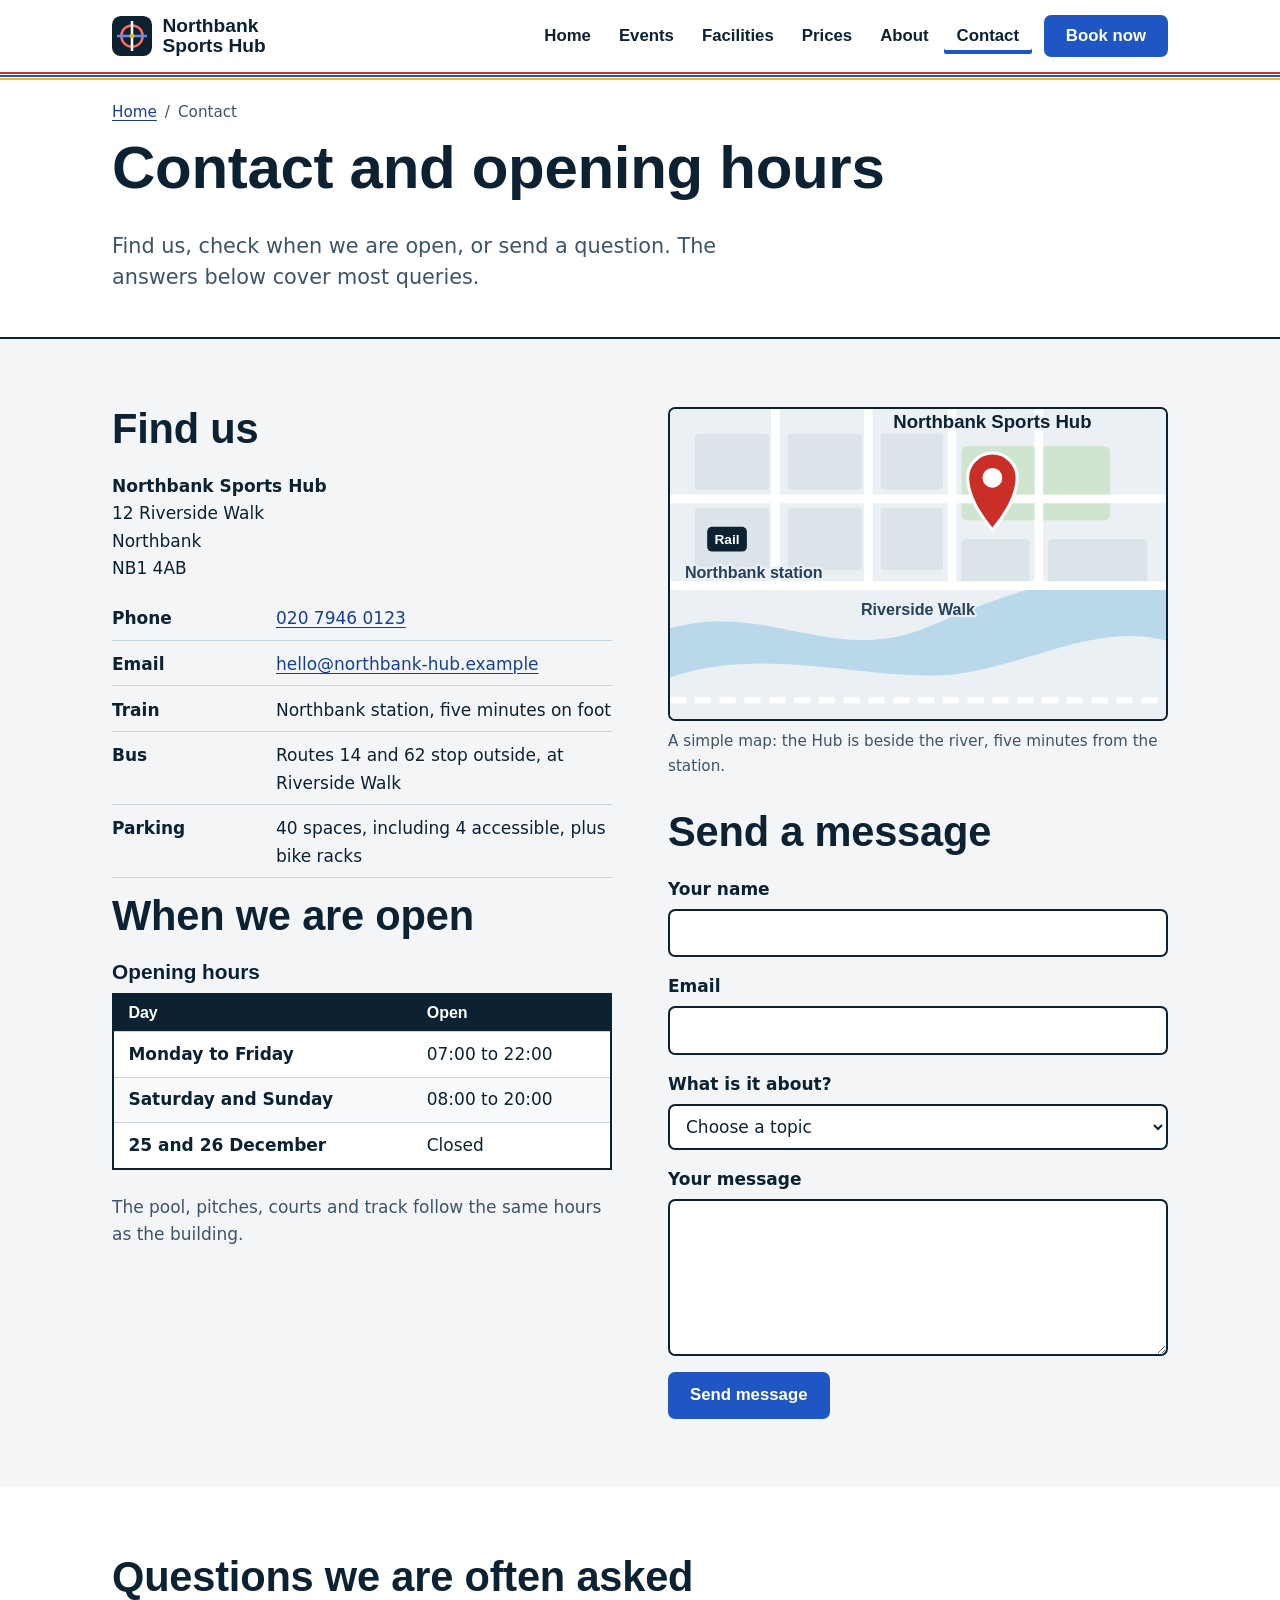
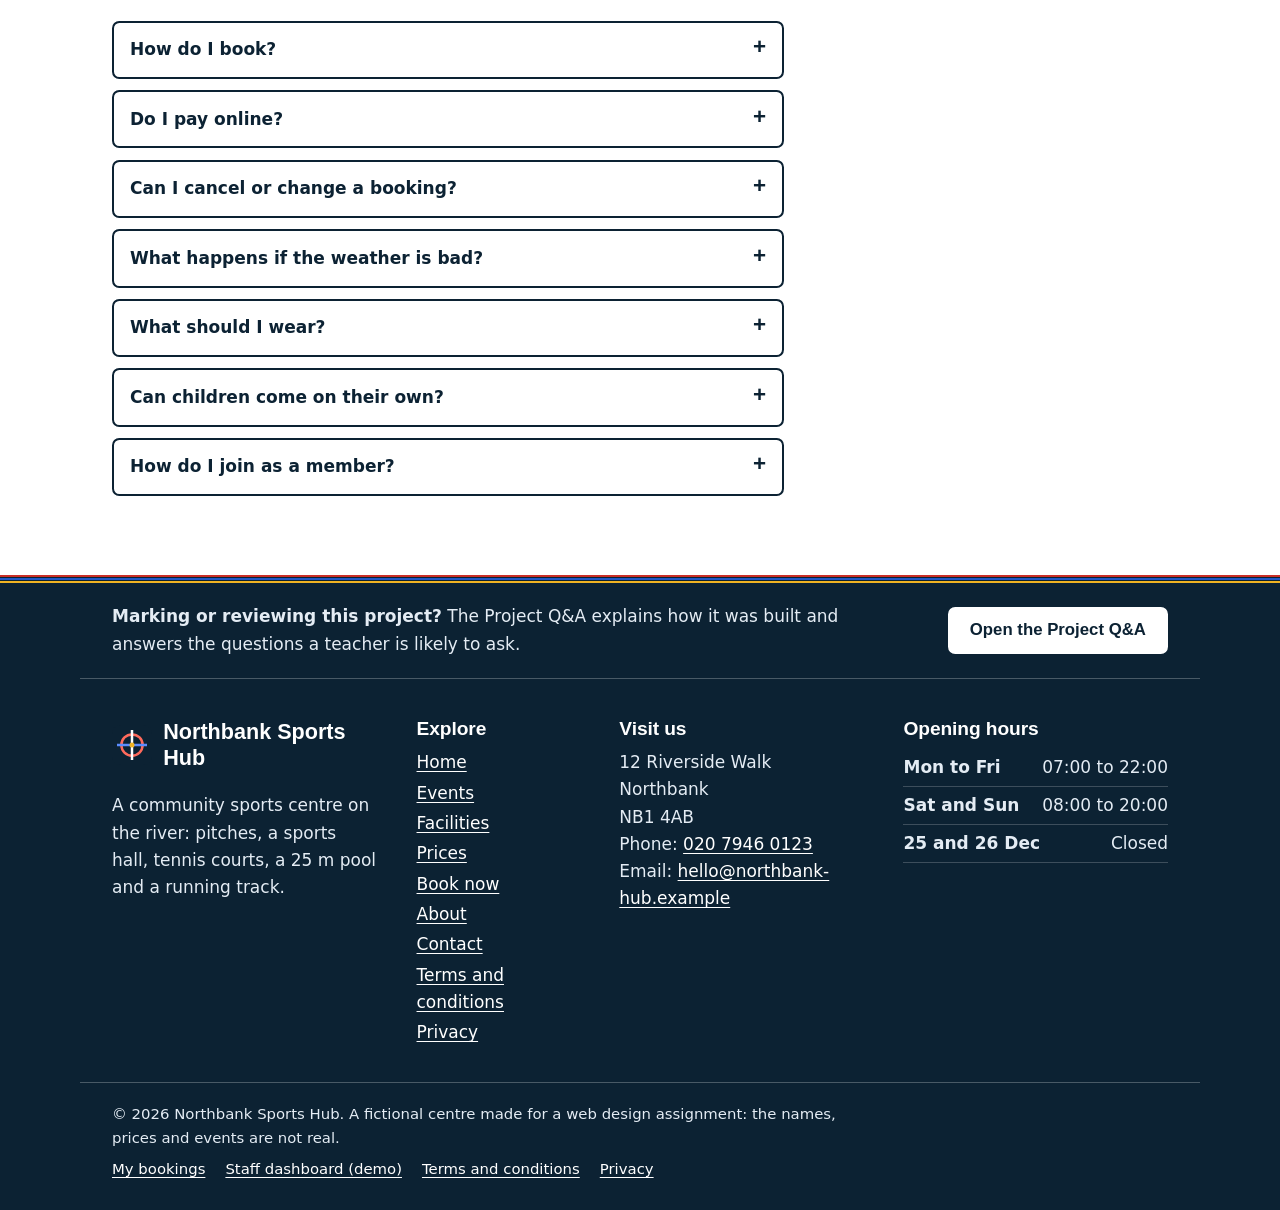
<file: contact.html>
<!doctype html>
<html lang="en-GB">
<head>
<meta charset="utf-8">
<meta name="viewport" content="width=device-width, initial-scale=1">
<title>Contact and opening hours | Northbank Sports Hub</title>
<meta name="description" content="Opening hours, address, how to get to Northbank Sports Hub, a contact form and answers to common questions.">
<meta name="theme-color" content="#0c2233">
<link rel="icon" href="assets/img/favicon.svg" type="image/svg+xml">
<link rel="stylesheet" href="assets/css/style.css">
<script>document.documentElement.classList.add("js");</script>
<script src="assets/js/main.js" defer></script>
<script src="assets/js/data.js" defer></script>
<script src="assets/js/store.js" defer></script>
<script src="assets/js/contact.js" defer></script>
</head>
<body>
<a class="skip" href="#main">Skip to main content</a>
<header class="site-header">
  <div class="wrap bar">
    <a class="brand" href="index.html"><img src="assets/img/logo.svg" width="40" height="40" alt=""><span>Northbank<br>Sports Hub</span></a>
    <button class="nav-toggle" type="button" aria-expanded="false" aria-controls="site-nav"><span class="nav-toggle-open">Menu</span><span class="nav-toggle-close">Close</span></button>
    <nav id="site-nav" class="site-nav" aria-label="Main">
      <ul>
        <li><a href="index.html">Home</a></li>
        <li><a href="events.html">Events</a></li>
        <li><a href="facilities.html">Facilities</a></li>
        <li><a href="pricing.html">Prices</a></li>
        <li><a href="about.html">About</a></li>
        <li><a href="contact.html" aria-current="page">Contact</a></li>
        <li class="nav-cta"><a class="btn btn-primary" href="booking.html">Book now</a></li>
      </ul>
    </nav>
  </div>
</header>
<main id="main" tabindex="-1">
<section class="page-head" aria-labelledby="page-title">
  <div class="wrap">
    <nav class="crumbs" aria-label="Breadcrumb"><ol><li><a href="index.html">Home</a></li><li><span aria-current="page">Contact</span></li></ol></nav>
    <h1 id="page-title">Contact and opening hours</h1>
    <p class="lead">Find us, check when we are open, or send a question. The answers below cover most queries.</p>
  </div>
</section>
<section class="section" aria-label="Contact details">
  <div class="wrap split">
    <div>
      <h2>Find us</h2>
      <address>
        <strong>Northbank Sports Hub</strong><br>
        12 Riverside Walk<br>
        Northbank<br>
        NB1 4AB
      </address>
      <dl class="specs">
        <div><dt>Phone</dt><dd><a href="tel:+442079460123">020 7946 0123</a></dd></div>
        <div><dt>Email</dt><dd><a href="mailto:hello@northbank-hub.example">hello@northbank-hub.example</a></dd></div>
        <div><dt>Train</dt><dd>Northbank station, five minutes on foot</dd></div>
        <div><dt>Bus</dt><dd>Routes 14 and 62 stop outside, at Riverside Walk</dd></div>
        <div><dt>Parking</dt><dd>40 spaces, including 4 accessible, plus bike racks</dd></div>
      </dl>
      <h2 id="hours">When we are open</h2>
      <div class="table-wrap"><table class="prices hours">
<caption>Opening hours</caption>
<thead><tr><th scope="col">Day</th><th scope="col">Open</th></tr></thead>
<tbody>
<tr><th scope="row">Monday to Friday</th><td><time datetime="07:00">07:00</time> to <time datetime="22:00">22:00</time></td></tr>
<tr><th scope="row">Saturday and Sunday</th><td><time datetime="08:00">08:00</time> to <time datetime="20:00">20:00</time></td></tr>
<tr><th scope="row">25 and 26 December</th><td>Closed</td></tr>
</tbody>
</table></div>
      <p class="section-intro">The pool, pitches, courts and track follow the same hours as the building.</p>
    </div>
    <div>
      <figure class="map">
        <img src="assets/img/map.svg" width="800" height="500" loading="lazy" decoding="async"
             alt="Simple map showing the Hub beside the river on Riverside Walk, a five-minute walk from Northbank station.">
        <figcaption>A simple map: the Hub is beside the river, five minutes from the station.</figcaption>
      </figure>

      <h2 id="message-title" class="form-title">Send a message</h2>
      <form data-demo-form action="contact.html" method="get" aria-labelledby="message-title">
        <div class="field">
          <label for="contact-name">Your name</label>
          <input type="text" id="contact-name" name="name" autocomplete="name" required>
        </div>
        <div class="field">
          <label for="contact-email">Email</label>
          <input type="email" id="contact-email" name="email" autocomplete="email" required>
        </div>
        <div class="field">
          <label for="topic">What is it about?</label>
          <select id="topic" name="topic" required>
            <option value="">Choose a topic</option>
            <option>A booking</option>
            <option>An event</option>
            <option>Membership</option>
            <option>Access and support</option>
            <option>Something else</option>
          </select>
        </div>
        <div class="field">
          <label for="message">Your message</label>
          <textarea id="message" name="message" rows="5" required></textarea>
        </div>
        <button class="btn btn-primary" type="submit">Send message</button>
      </form>
      <div id="contact-success" class="form-ok" role="status" tabindex="-1" hidden>
        <h3>Thanks, <span data-name>there</span></h3>
        <p>This is a demonstration site, so your message has not been emailed. It is saved in this browser, and the <a href="staff.html">staff dashboard</a> can show it. On a live site we would reply within one working day.</p>
        <p><a href="index.html">Back to home</a></p>
      </div>
    </div>
  </div>
</section>

<section class="section section--white" aria-labelledby="faq-title">
  <div class="wrap">
    <h2 id="faq-title">Questions we are often asked</h2>
    <div class="prose">
      <details>
        <summary>How do I book?</summary>
        <p>Use the <a href="booking.html">booking page</a>. Pick a facility or an event, choose a date and time, and check the price. You get a reference number to bring to the front desk. You can also ring us.</p>
      </details>
      <details>
        <summary>Do I pay online?</summary>
        <p>No. You pay at the front desk when you arrive, by card or cash. There are no booking fees.</p>
      </details>
      <details>
        <summary>Can I cancel or change a booking?</summary>
        <p>Yes. Hire bookings can be cancelled for free up to 48 hours before. Event tickets can be refunded up to 7 days before the event. You can cancel online under <a href="my-bookings.html">My bookings</a>. The details are in our <a href="terms.html#t4">terms and conditions</a>.</p>
      </details>
      <details>
        <summary>What happens if the weather is bad?</summary>
        <p>Outdoor tennis courts and the 3G pitches close in ice, standing water or lightning. If we close a facility on the day, you can pick another slot or get a full refund.</p>
      </details>
      <details>
        <summary>What should I wear?</summary>
        <p>Clean, non-marking indoor shoes in the sports hall, moulded studs or trainers on the 3G pitches, and a swimming costume or trunks in the pool. Hats and goggles are on sale at the front desk.</p>
      </details>
      <details>
        <summary>Can children come on their own?</summary>
        <p>Children under 16 need an adult with them, unless they are part of a coached club session. Under-8s must always be with an adult in the pool.</p>
      </details>
      <details>
        <summary>How do I join as a member?</summary>
        <p>Ask at the front desk. Members get 15% off hire and early access to event tickets. See the <a href="pricing.html#membership">membership prices</a>.</p>
      </details>
    </div>
  </div>
</section>

</main>
<footer class="site-footer on-ink">
  <div class="wrap footer-qa">
    <p><strong>Marking or reviewing this project?</strong> The Project Q&amp;A explains how it was built and answers the questions a teacher is likely to ask.</p>
    <a class="btn btn-primary" href="qa.html">Open the Project Q&amp;A</a>
  </div>
  <div class="wrap footer-grid">
    <div class="footer-about">
      <p class="footer-brand"><img src="assets/img/logo.svg" width="40" height="40" alt=""> Northbank Sports Hub</p>
      <p>A community sports centre on the river: pitches, a sports hall, tennis courts, a 25 m pool and a running track.</p>
    </div>
    <nav aria-label="Site pages">
      <h2 class="footer-h">Explore</h2>
      <ul class="footer-list">
        <li><a href="index.html">Home</a></li>
        <li><a href="events.html">Events</a></li>
        <li><a href="facilities.html">Facilities</a></li>
        <li><a href="pricing.html">Prices</a></li>
        <li><a href="booking.html">Book now</a></li>
        <li><a href="about.html">About</a></li>
        <li><a href="contact.html">Contact</a></li>
        <li><a href="terms.html">Terms and conditions</a></li>
        <li><a href="privacy.html">Privacy</a></li>
      </ul>
    </nav>
    <div>
      <h2 class="footer-h">Visit us</h2>
      <address>12 Riverside Walk<br>Northbank<br>NB1 4AB</address>
      <p>Phone: <a href="tel:+442079460123">020 7946 0123</a><br>Email: <a href="mailto:hello@northbank-hub.example">hello@northbank-hub.example</a></p>
    </div>
    <div>
      <h2 class="footer-h">Opening hours</h2>
      <dl class="footer-hours">
        <div><dt>Mon to Fri</dt><dd>07:00 to 22:00</dd></div>
        <div><dt>Sat and Sun</dt><dd>08:00 to 20:00</dd></div>
        <div><dt>25 and 26 Dec</dt><dd>Closed</dd></div>
      </dl>
    </div>
  </div>
  <div class="wrap footer-base">
    <p>&copy; <span data-year>2026</span> Northbank Sports Hub. A fictional centre made for a web design assignment: the names, prices and events are not real.</p>
    <ul>
      <li><a href="my-bookings.html">My bookings</a></li>
      <li><a href="staff.html">Staff dashboard (demo)</a></li>
      <li><a href="terms.html">Terms and conditions</a></li>
      <li><a href="privacy.html">Privacy</a></li>
    </ul>
  </div>
</footer>
</body>
</html>
</file>
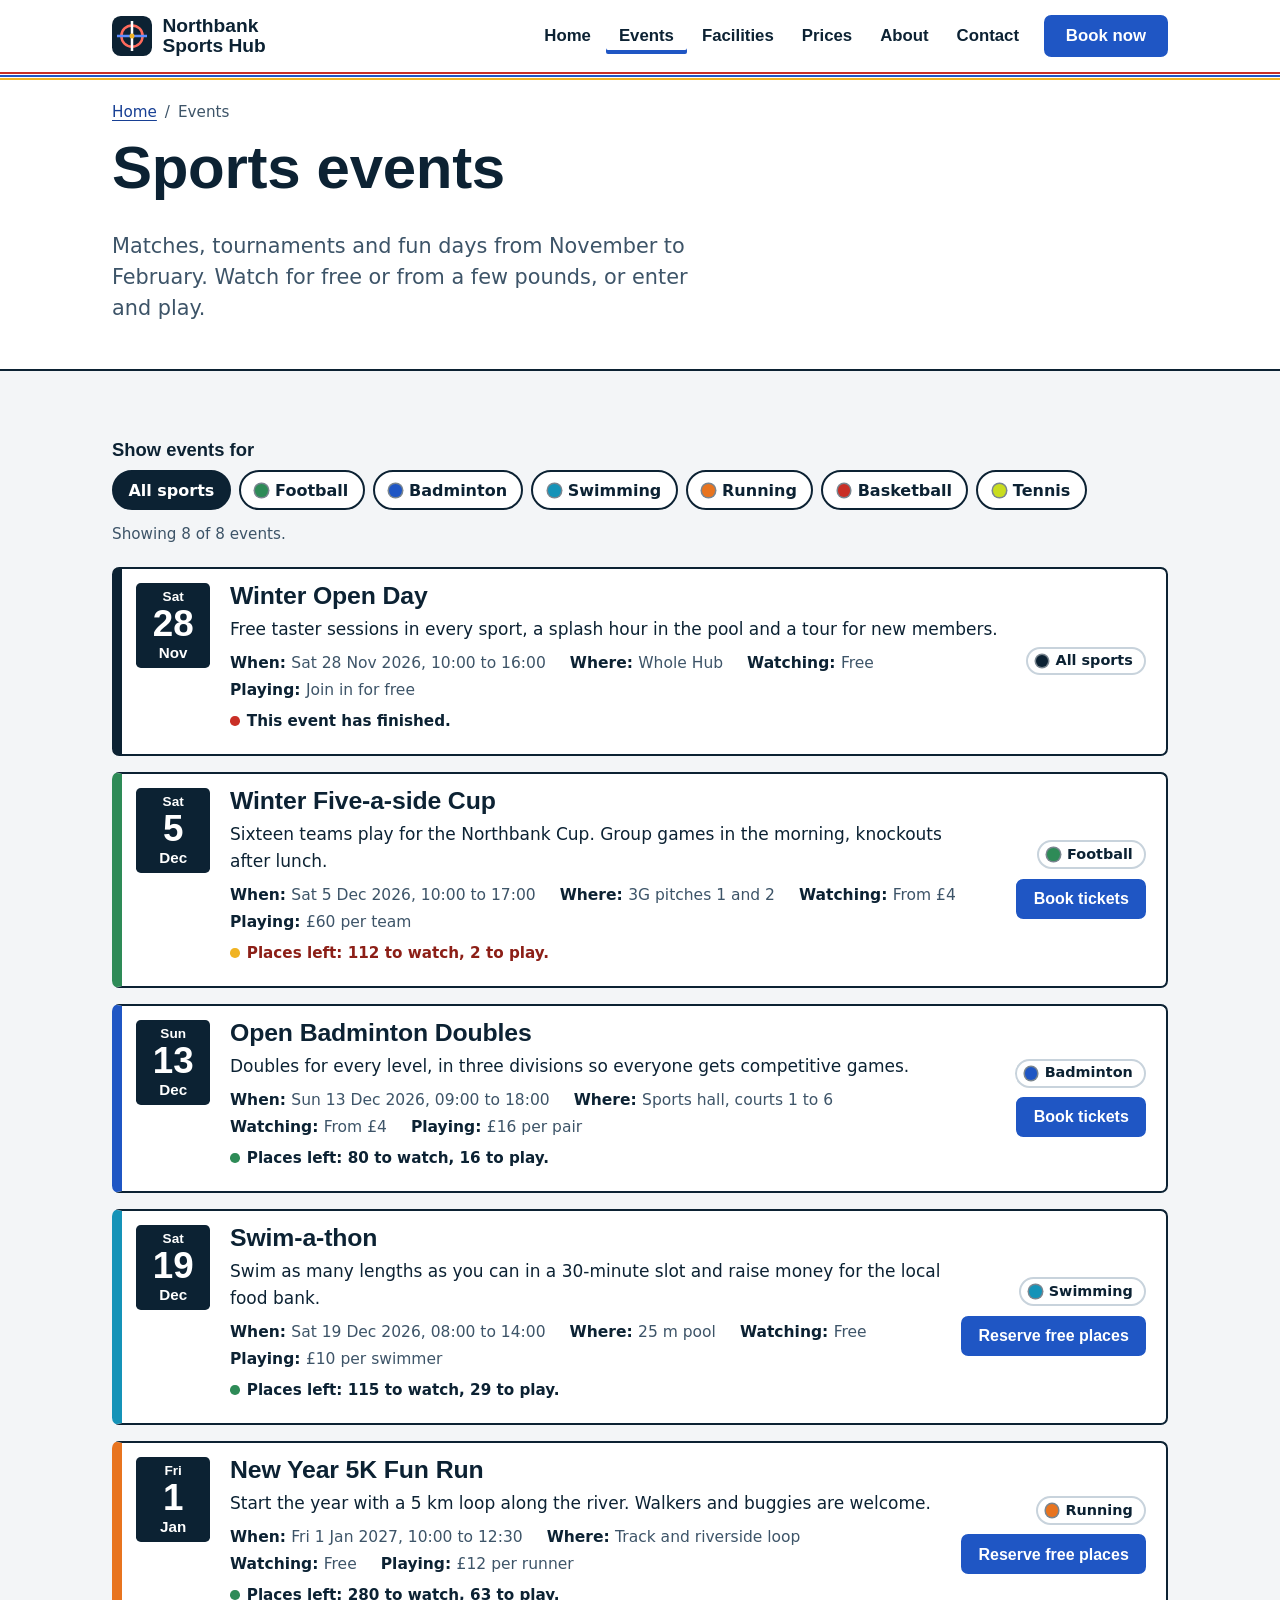
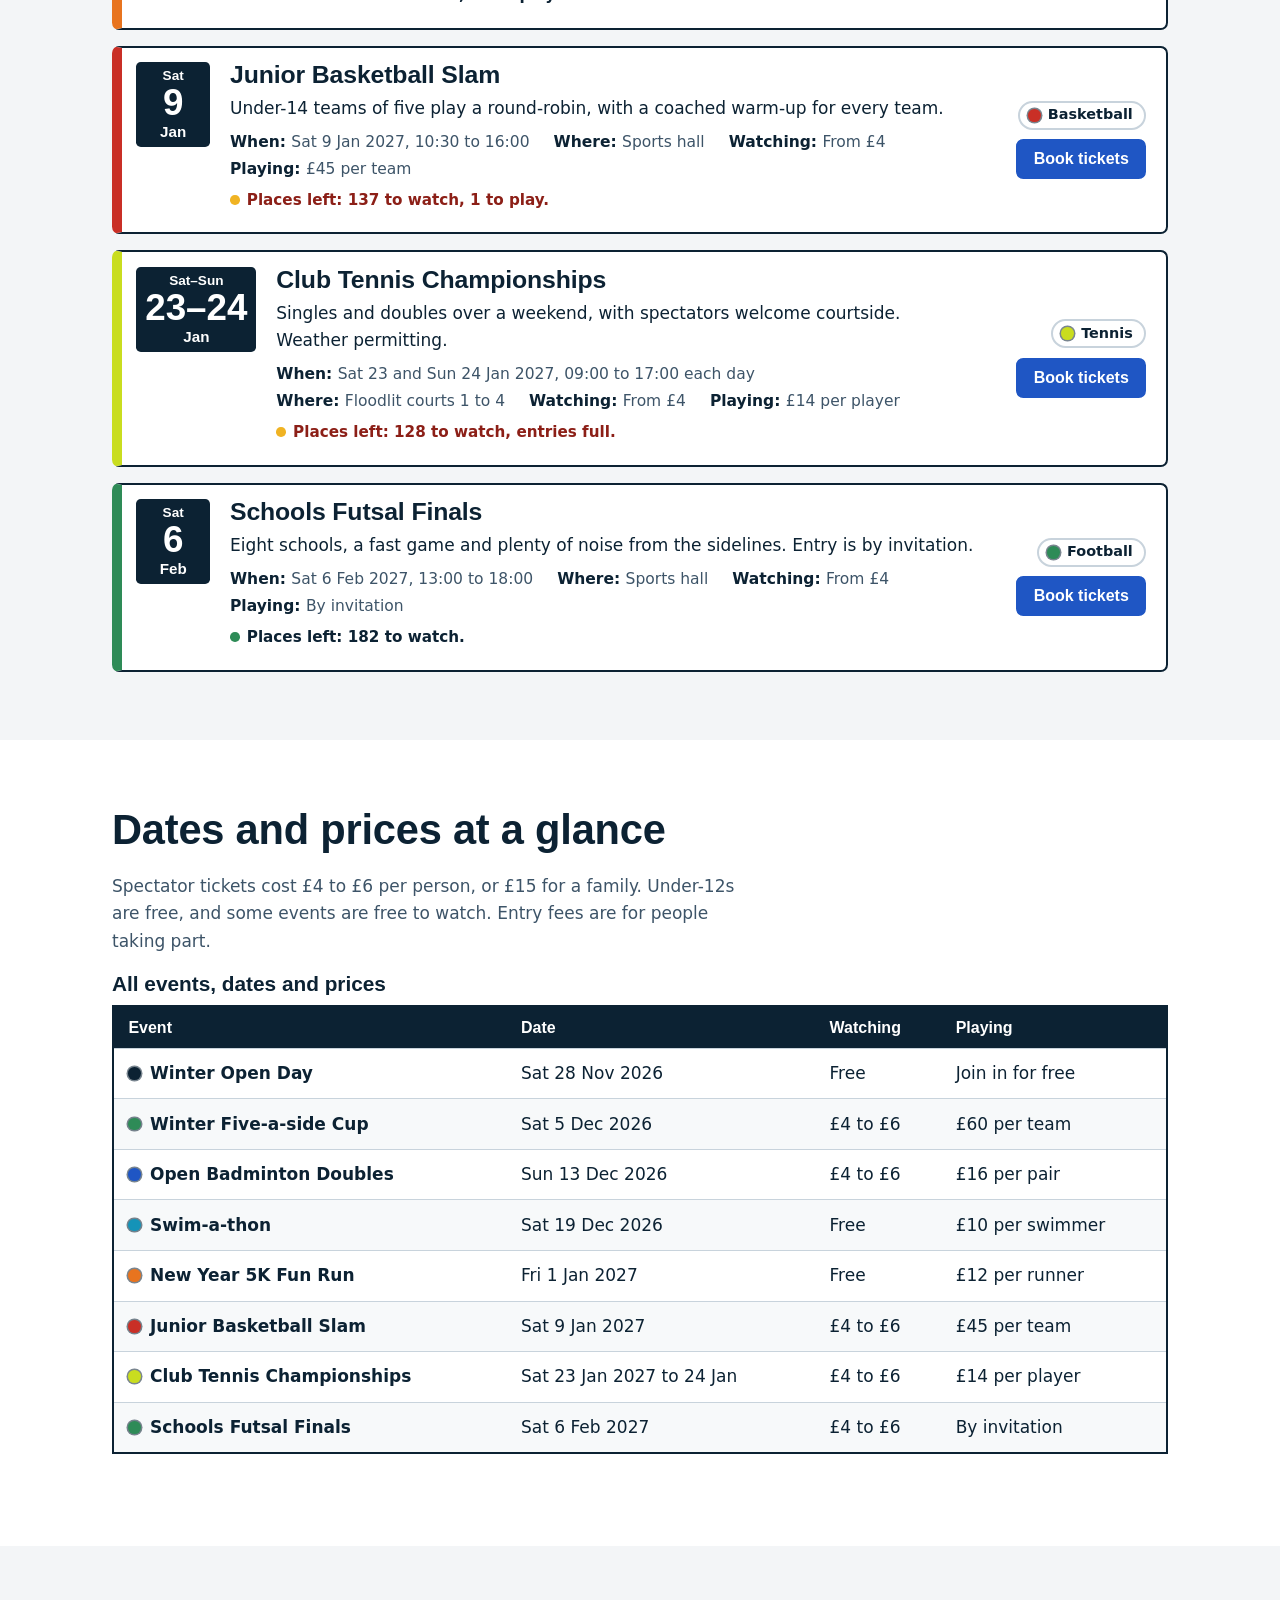
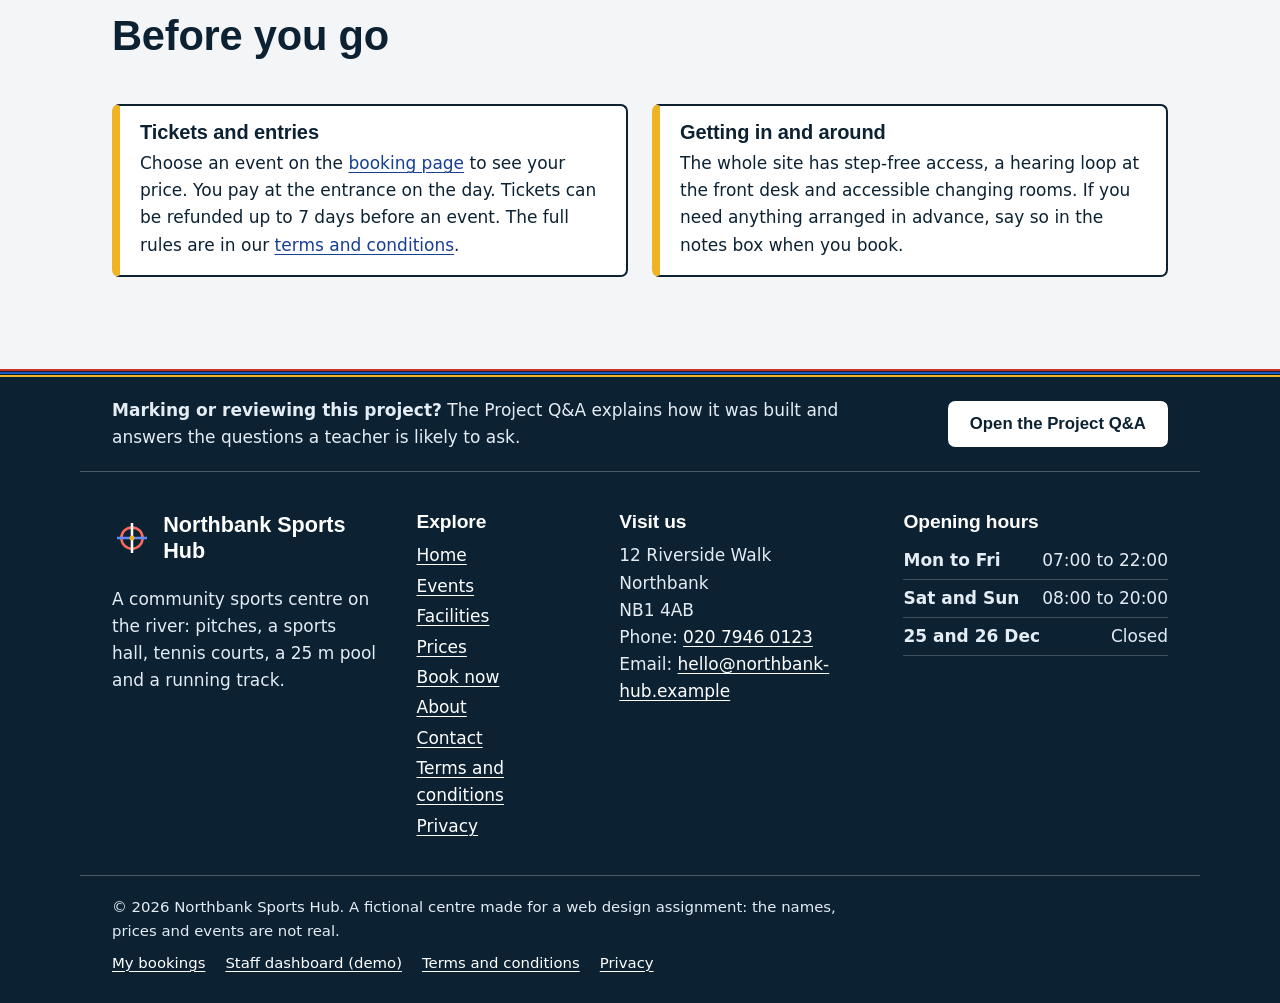
<file: events.html>
<!doctype html>
<html lang="en-GB">
<head>
<meta charset="utf-8">
<meta name="viewport" content="width=device-width, initial-scale=1">
<title>Sports events | Northbank Sports Hub</title>
<meta name="description" content="Upcoming sports events at Northbank Sports Hub: dates, times, ticket prices and how to enter.">
<meta name="theme-color" content="#0c2233">
<link rel="icon" href="assets/img/favicon.svg" type="image/svg+xml">
<link rel="stylesheet" href="assets/css/style.css">
<script>document.documentElement.classList.add("js");</script>
<script src="assets/js/main.js" defer></script>
<script src="assets/js/data.js" defer></script>
<script src="assets/js/pricing.js" defer></script>
<script src="assets/js/store.js" defer></script>
<script src="assets/js/availability.js" defer></script>
<script src="assets/js/places.js" defer></script>
</head>
<body>
<a class="skip" href="#main">Skip to main content</a>
<header class="site-header">
  <div class="wrap bar">
    <a class="brand" href="index.html"><img src="assets/img/logo.svg" width="40" height="40" alt=""><span>Northbank<br>Sports Hub</span></a>
    <button class="nav-toggle" type="button" aria-expanded="false" aria-controls="site-nav"><span class="nav-toggle-open">Menu</span><span class="nav-toggle-close">Close</span></button>
    <nav id="site-nav" class="site-nav" aria-label="Main">
      <ul>
        <li><a href="index.html">Home</a></li>
        <li><a href="events.html" aria-current="page">Events</a></li>
        <li><a href="facilities.html">Facilities</a></li>
        <li><a href="pricing.html">Prices</a></li>
        <li><a href="about.html">About</a></li>
        <li><a href="contact.html">Contact</a></li>
        <li class="nav-cta"><a class="btn btn-primary" href="booking.html">Book now</a></li>
      </ul>
    </nav>
  </div>
</header>
<main id="main" tabindex="-1">
<section class="page-head" aria-labelledby="page-title">
  <div class="wrap">
    <nav class="crumbs" aria-label="Breadcrumb"><ol><li><a href="index.html">Home</a></li><li><span aria-current="page">Events</span></li></ol></nav>
    <h1 id="page-title">Sports events</h1>
    <p class="lead">Matches, tournaments and fun days from November to February. Watch for free or from a few pounds, or enter and play.</p>
  </div>
</section>
<section class="section" aria-labelledby="list-title">
  <div class="wrap">
    <h2 id="list-title" class="visually-hidden">All events</h2>

    <div class="filter" data-filter>
      <fieldset>
        <legend>Show events for</legend>
        <div class="filter-buttons">
          <button type="button" class="chip" data-sport="all" aria-pressed="true">All sports</button>
          <button type="button" class="chip" data-sport="football" aria-pressed="false"><span class="dot" data-sport="football"></span>Football</button>
          <button type="button" class="chip" data-sport="badminton" aria-pressed="false"><span class="dot" data-sport="badminton"></span>Badminton</button>
          <button type="button" class="chip" data-sport="swimming" aria-pressed="false"><span class="dot" data-sport="swimming"></span>Swimming</button>
          <button type="button" class="chip" data-sport="running" aria-pressed="false"><span class="dot" data-sport="running"></span>Running</button>
          <button type="button" class="chip" data-sport="basketball" aria-pressed="false"><span class="dot" data-sport="basketball"></span>Basketball</button>
          <button type="button" class="chip" data-sport="tennis" aria-pressed="false"><span class="dot" data-sport="tennis"></span>Tennis</button>
        </div>
      </fieldset>
      <p class="filter-status" id="filter-status" role="status">Showing 8 of 8 events.</p>
    </div>

    <ul class="fixtures">
<li data-event data-sport="multi">
<article class="fixture" data-sport="multi" id="open-day">
  <div class="datebox" aria-hidden="true"><span class="dow">Sat</span><span class="day">28</span><span class="mon">Nov</span></div>
  <div class="fixture-body">
    <h3>Winter Open Day</h3>
    <p>Free taster sessions in every sport, a splash hour in the pool and a tour for new members.</p>
    <dl class="meta"><div><dt>When</dt><dd><time datetime="2026-11-28">Sat 28 Nov 2026</time>, 10:00 to 16:00</dd></div><div><dt>Where</dt><dd>Whole Hub</dd></div><div><dt>Watching</dt><dd>Free</dd></div><div><dt>Playing</dt><dd>Join in for free</dd></div></dl>
    <p class="places" data-places="open-day"></p>
  </div>
  <div class="fixture-side">
    <span class="tag" data-sport="multi">All sports</span>
    <a class="btn btn-small btn-primary" href="booking.html?event=open-day#booking-form">Reserve free places<span class="visually-hidden"> for Winter Open Day</span></a>
  </div>
</article>
</li>
<li data-event data-sport="football">
<article class="fixture" data-sport="football" id="winter-cup">
  <div class="datebox" aria-hidden="true"><span class="dow">Sat</span><span class="day">5</span><span class="mon">Dec</span></div>
  <div class="fixture-body">
    <h3>Winter Five-a-side Cup</h3>
    <p>Sixteen teams play for the Northbank Cup. Group games in the morning, knockouts after lunch.</p>
    <dl class="meta"><div><dt>When</dt><dd><time datetime="2026-12-05">Sat 5 Dec 2026</time>, 10:00 to 17:00</dd></div><div><dt>Where</dt><dd>3G pitches 1 and 2</dd></div><div><dt>Watching</dt><dd>From £4</dd></div><div><dt>Playing</dt><dd>£60 per team</dd></div></dl>
    <p class="places" data-places="winter-cup"></p>
  </div>
  <div class="fixture-side">
    <span class="tag" data-sport="football">Football</span>
    <a class="btn btn-small btn-primary" href="booking.html?event=winter-cup#booking-form">Book tickets<span class="visually-hidden"> for Winter Five-a-side Cup</span></a>
  </div>
</article>
</li>
<li data-event data-sport="badminton">
<article class="fixture" data-sport="badminton" id="doubles">
  <div class="datebox" aria-hidden="true"><span class="dow">Sun</span><span class="day">13</span><span class="mon">Dec</span></div>
  <div class="fixture-body">
    <h3>Open Badminton Doubles</h3>
    <p>Doubles for every level, in three divisions so everyone gets competitive games.</p>
    <dl class="meta"><div><dt>When</dt><dd><time datetime="2026-12-13">Sun 13 Dec 2026</time>, 09:00 to 18:00</dd></div><div><dt>Where</dt><dd>Sports hall, courts 1 to 6</dd></div><div><dt>Watching</dt><dd>From £4</dd></div><div><dt>Playing</dt><dd>£16 per pair</dd></div></dl>
    <p class="places" data-places="doubles"></p>
  </div>
  <div class="fixture-side">
    <span class="tag" data-sport="badminton">Badminton</span>
    <a class="btn btn-small btn-primary" href="booking.html?event=doubles#booking-form">Book tickets<span class="visually-hidden"> for Open Badminton Doubles</span></a>
  </div>
</article>
</li>
<li data-event data-sport="swimming">
<article class="fixture" data-sport="swimming" id="swim">
  <div class="datebox" aria-hidden="true"><span class="dow">Sat</span><span class="day">19</span><span class="mon">Dec</span></div>
  <div class="fixture-body">
    <h3>Swim-a-thon</h3>
    <p>Swim as many lengths as you can in a 30-minute slot and raise money for the local food bank.</p>
    <dl class="meta"><div><dt>When</dt><dd><time datetime="2026-12-19">Sat 19 Dec 2026</time>, 08:00 to 14:00</dd></div><div><dt>Where</dt><dd>25 m pool</dd></div><div><dt>Watching</dt><dd>Free</dd></div><div><dt>Playing</dt><dd>£10 per swimmer</dd></div></dl>
    <p class="places" data-places="swim"></p>
  </div>
  <div class="fixture-side">
    <span class="tag" data-sport="swimming">Swimming</span>
    <a class="btn btn-small btn-primary" href="booking.html?event=swim#booking-form">Reserve free places<span class="visually-hidden"> for Swim-a-thon</span></a>
  </div>
</article>
</li>
<li data-event data-sport="running">
<article class="fixture" data-sport="running" id="run">
  <div class="datebox" aria-hidden="true"><span class="dow">Fri</span><span class="day">1</span><span class="mon">Jan</span></div>
  <div class="fixture-body">
    <h3>New Year 5K Fun Run</h3>
    <p>Start the year with a 5 km loop along the river. Walkers and buggies are welcome.</p>
    <dl class="meta"><div><dt>When</dt><dd><time datetime="2027-01-01">Fri 1 Jan 2027</time>, 10:00 to 12:30</dd></div><div><dt>Where</dt><dd>Track and riverside loop</dd></div><div><dt>Watching</dt><dd>Free</dd></div><div><dt>Playing</dt><dd>£12 per runner</dd></div></dl>
    <p class="places" data-places="run"></p>
  </div>
  <div class="fixture-side">
    <span class="tag" data-sport="running">Running</span>
    <a class="btn btn-small btn-primary" href="booking.html?event=run#booking-form">Reserve free places<span class="visually-hidden"> for New Year 5K Fun Run</span></a>
  </div>
</article>
</li>
<li data-event data-sport="basketball">
<article class="fixture" data-sport="basketball" id="slam">
  <div class="datebox" aria-hidden="true"><span class="dow">Sat</span><span class="day">9</span><span class="mon">Jan</span></div>
  <div class="fixture-body">
    <h3>Junior Basketball Slam</h3>
    <p>Under-14 teams of five play a round-robin, with a coached warm-up for every team.</p>
    <dl class="meta"><div><dt>When</dt><dd><time datetime="2027-01-09">Sat 9 Jan 2027</time>, 10:30 to 16:00</dd></div><div><dt>Where</dt><dd>Sports hall</dd></div><div><dt>Watching</dt><dd>From £4</dd></div><div><dt>Playing</dt><dd>£45 per team</dd></div></dl>
    <p class="places" data-places="slam"></p>
  </div>
  <div class="fixture-side">
    <span class="tag" data-sport="basketball">Basketball</span>
    <a class="btn btn-small btn-primary" href="booking.html?event=slam#booking-form">Book tickets<span class="visually-hidden"> for Junior Basketball Slam</span></a>
  </div>
</article>
</li>
<li data-event data-sport="tennis">
<article class="fixture" data-sport="tennis" id="champs">
  <div class="datebox" aria-hidden="true"><span class="dow">Sat–Sun</span><span class="day">23–24</span><span class="mon">Jan</span></div>
  <div class="fixture-body">
    <h3>Club Tennis Championships</h3>
    <p>Singles and doubles over a weekend, with spectators welcome courtside. Weather permitting.</p>
    <dl class="meta"><div><dt>When</dt><dd><time datetime="2027-01-23">Sat 23</time> and <time datetime="2027-01-24">Sun 24 Jan 2027</time>, 09:00 to 17:00 each day</dd></div><div><dt>Where</dt><dd>Floodlit courts 1 to 4</dd></div><div><dt>Watching</dt><dd>From £4</dd></div><div><dt>Playing</dt><dd>£14 per player</dd></div></dl>
    <p class="places" data-places="champs"></p>
  </div>
  <div class="fixture-side">
    <span class="tag" data-sport="tennis">Tennis</span>
    <a class="btn btn-small btn-primary" href="booking.html?event=champs#booking-form">Book tickets<span class="visually-hidden"> for Club Tennis Championships</span></a>
  </div>
</article>
</li>
<li data-event data-sport="football">
<article class="fixture" data-sport="football" id="futsal">
  <div class="datebox" aria-hidden="true"><span class="dow">Sat</span><span class="day">6</span><span class="mon">Feb</span></div>
  <div class="fixture-body">
    <h3>Schools Futsal Finals</h3>
    <p>Eight schools, a fast game and plenty of noise from the sidelines. Entry is by invitation.</p>
    <dl class="meta"><div><dt>When</dt><dd><time datetime="2027-02-06">Sat 6 Feb 2027</time>, 13:00 to 18:00</dd></div><div><dt>Where</dt><dd>Sports hall</dd></div><div><dt>Watching</dt><dd>From £4</dd></div><div><dt>Playing</dt><dd>By invitation</dd></div></dl>
    <p class="places" data-places="futsal"></p>
  </div>
  <div class="fixture-side">
    <span class="tag" data-sport="football">Football</span>
    <a class="btn btn-small btn-primary" href="booking.html?event=futsal#booking-form">Book tickets<span class="visually-hidden"> for Schools Futsal Finals</span></a>
  </div>
</article>
</li>
</ul>
  </div>
</section>

<section class="section section--white" aria-labelledby="glance-title">
  <div class="wrap">
    <h2 id="glance-title">Dates and prices at a glance</h2>
    <p class="section-intro">Spectator tickets cost £4 to £6 per person, or £15 for a family. Under-12s are free, and some events are free to watch. Entry fees are for people taking part.</p>
    <div class="table-wrap"><table class="prices stack">
<caption>All events, dates and prices</caption>
<thead><tr><th scope="col">Event</th><th scope="col">Date</th><th scope="col">Watching</th><th scope="col">Playing</th></tr></thead>
<tbody>
<tr><th scope="row" data-label="Event"><span class="dot" data-sport="multi"></span>Winter Open Day</th><td data-label="Date"><time datetime="2026-11-28">Sat 28 Nov 2026</time></td><td data-label="Watching">Free</td><td data-label="Playing">Join in for free</td></tr>
<tr><th scope="row" data-label="Event"><span class="dot" data-sport="football"></span>Winter Five-a-side Cup</th><td data-label="Date"><time datetime="2026-12-05">Sat 5 Dec 2026</time></td><td data-label="Watching">£4 to £6</td><td data-label="Playing">£60 per team</td></tr>
<tr><th scope="row" data-label="Event"><span class="dot" data-sport="badminton"></span>Open Badminton Doubles</th><td data-label="Date"><time datetime="2026-12-13">Sun 13 Dec 2026</time></td><td data-label="Watching">£4 to £6</td><td data-label="Playing">£16 per pair</td></tr>
<tr><th scope="row" data-label="Event"><span class="dot" data-sport="swimming"></span>Swim-a-thon</th><td data-label="Date"><time datetime="2026-12-19">Sat 19 Dec 2026</time></td><td data-label="Watching">Free</td><td data-label="Playing">£10 per swimmer</td></tr>
<tr><th scope="row" data-label="Event"><span class="dot" data-sport="running"></span>New Year 5K Fun Run</th><td data-label="Date"><time datetime="2027-01-01">Fri 1 Jan 2027</time></td><td data-label="Watching">Free</td><td data-label="Playing">£12 per runner</td></tr>
<tr><th scope="row" data-label="Event"><span class="dot" data-sport="basketball"></span>Junior Basketball Slam</th><td data-label="Date"><time datetime="2027-01-09">Sat 9 Jan 2027</time></td><td data-label="Watching">£4 to £6</td><td data-label="Playing">£45 per team</td></tr>
<tr><th scope="row" data-label="Event"><span class="dot" data-sport="tennis"></span>Club Tennis Championships</th><td data-label="Date"><time datetime="2027-01-23">Sat 23 Jan 2027</time> to <time datetime="2027-01-24">24 Jan</time></td><td data-label="Watching">£4 to £6</td><td data-label="Playing">£14 per player</td></tr>
<tr><th scope="row" data-label="Event"><span class="dot" data-sport="football"></span>Schools Futsal Finals</th><td data-label="Date"><time datetime="2027-02-06">Sat 6 Feb 2027</time></td><td data-label="Watching">£4 to £6</td><td data-label="Playing">By invitation</td></tr>
</tbody>
</table></div>
  </div>
</section>

<section class="section" aria-labelledby="info-title">
  <div class="wrap">
    <h2 id="info-title">Before you go</h2>
    <div class="grid-2">
      <div class="callout">
        <h3>Tickets and entries</h3>
        <p>Choose an event on the <a href="booking.html">booking page</a> to see your price. You pay at the entrance on the day. Tickets can be refunded up to 7 days before an event. The full rules are in our <a href="terms.html#t6">terms and conditions</a>.</p>
      </div>
      <div class="callout">
        <h3>Getting in and around</h3>
        <p>The whole site has step-free access, a hearing loop at the front desk and accessible changing rooms. If you need anything arranged in advance, say so in the notes box when you book.</p>
      </div>
    </div>
  </div>
</section>

</main>
<footer class="site-footer on-ink">
  <div class="wrap footer-qa">
    <p><strong>Marking or reviewing this project?</strong> The Project Q&amp;A explains how it was built and answers the questions a teacher is likely to ask.</p>
    <a class="btn btn-primary" href="qa.html">Open the Project Q&amp;A</a>
  </div>
  <div class="wrap footer-grid">
    <div class="footer-about">
      <p class="footer-brand"><img src="assets/img/logo.svg" width="40" height="40" alt=""> Northbank Sports Hub</p>
      <p>A community sports centre on the river: pitches, a sports hall, tennis courts, a 25 m pool and a running track.</p>
    </div>
    <nav aria-label="Site pages">
      <h2 class="footer-h">Explore</h2>
      <ul class="footer-list">
        <li><a href="index.html">Home</a></li>
        <li><a href="events.html">Events</a></li>
        <li><a href="facilities.html">Facilities</a></li>
        <li><a href="pricing.html">Prices</a></li>
        <li><a href="booking.html">Book now</a></li>
        <li><a href="about.html">About</a></li>
        <li><a href="contact.html">Contact</a></li>
        <li><a href="terms.html">Terms and conditions</a></li>
        <li><a href="privacy.html">Privacy</a></li>
      </ul>
    </nav>
    <div>
      <h2 class="footer-h">Visit us</h2>
      <address>12 Riverside Walk<br>Northbank<br>NB1 4AB</address>
      <p>Phone: <a href="tel:+442079460123">020 7946 0123</a><br>Email: <a href="mailto:hello@northbank-hub.example">hello@northbank-hub.example</a></p>
    </div>
    <div>
      <h2 class="footer-h">Opening hours</h2>
      <dl class="footer-hours">
        <div><dt>Mon to Fri</dt><dd>07:00 to 22:00</dd></div>
        <div><dt>Sat and Sun</dt><dd>08:00 to 20:00</dd></div>
        <div><dt>25 and 26 Dec</dt><dd>Closed</dd></div>
      </dl>
    </div>
  </div>
  <div class="wrap footer-base">
    <p>&copy; <span data-year>2026</span> Northbank Sports Hub. A fictional centre made for a web design assignment: the names, prices and events are not real.</p>
    <ul>
      <li><a href="my-bookings.html">My bookings</a></li>
      <li><a href="staff.html">Staff dashboard (demo)</a></li>
      <li><a href="terms.html">Terms and conditions</a></li>
      <li><a href="privacy.html">Privacy</a></li>
    </ul>
  </div>
</footer>
</body>
</html>
</file>
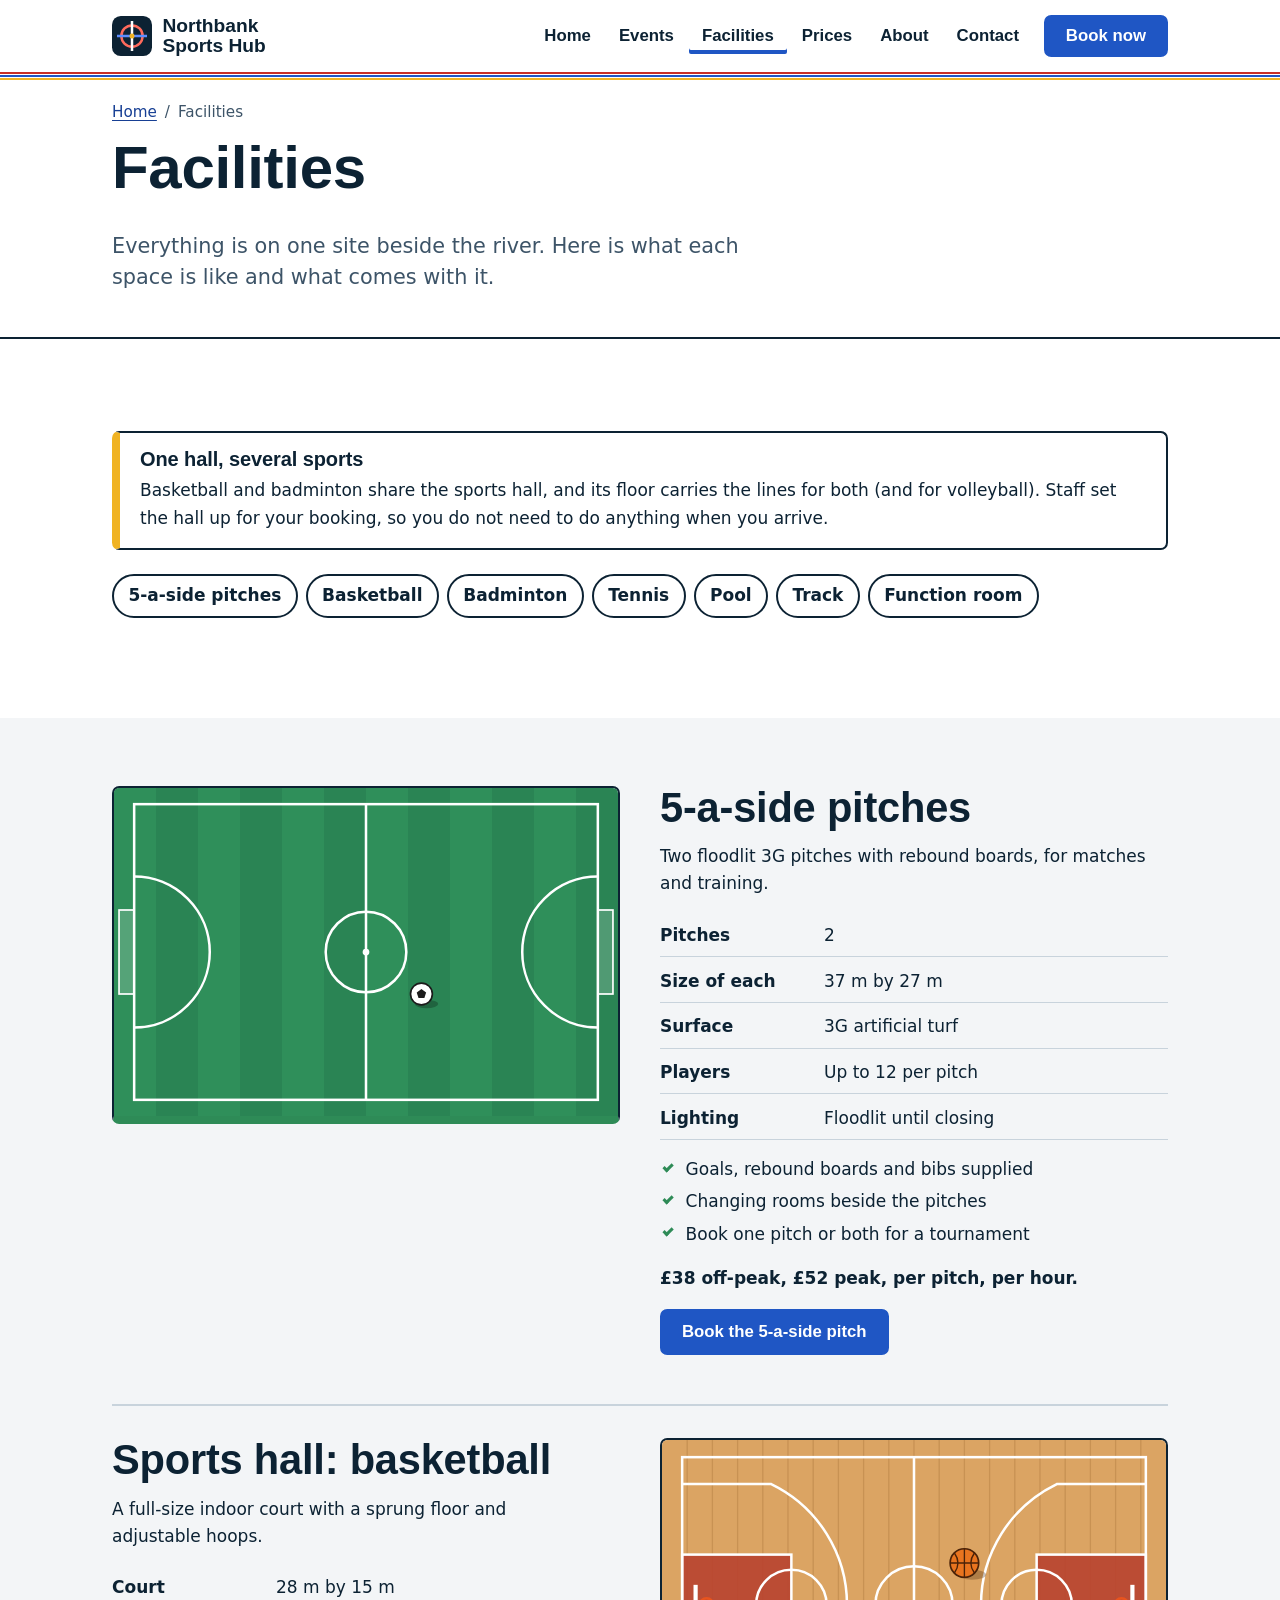
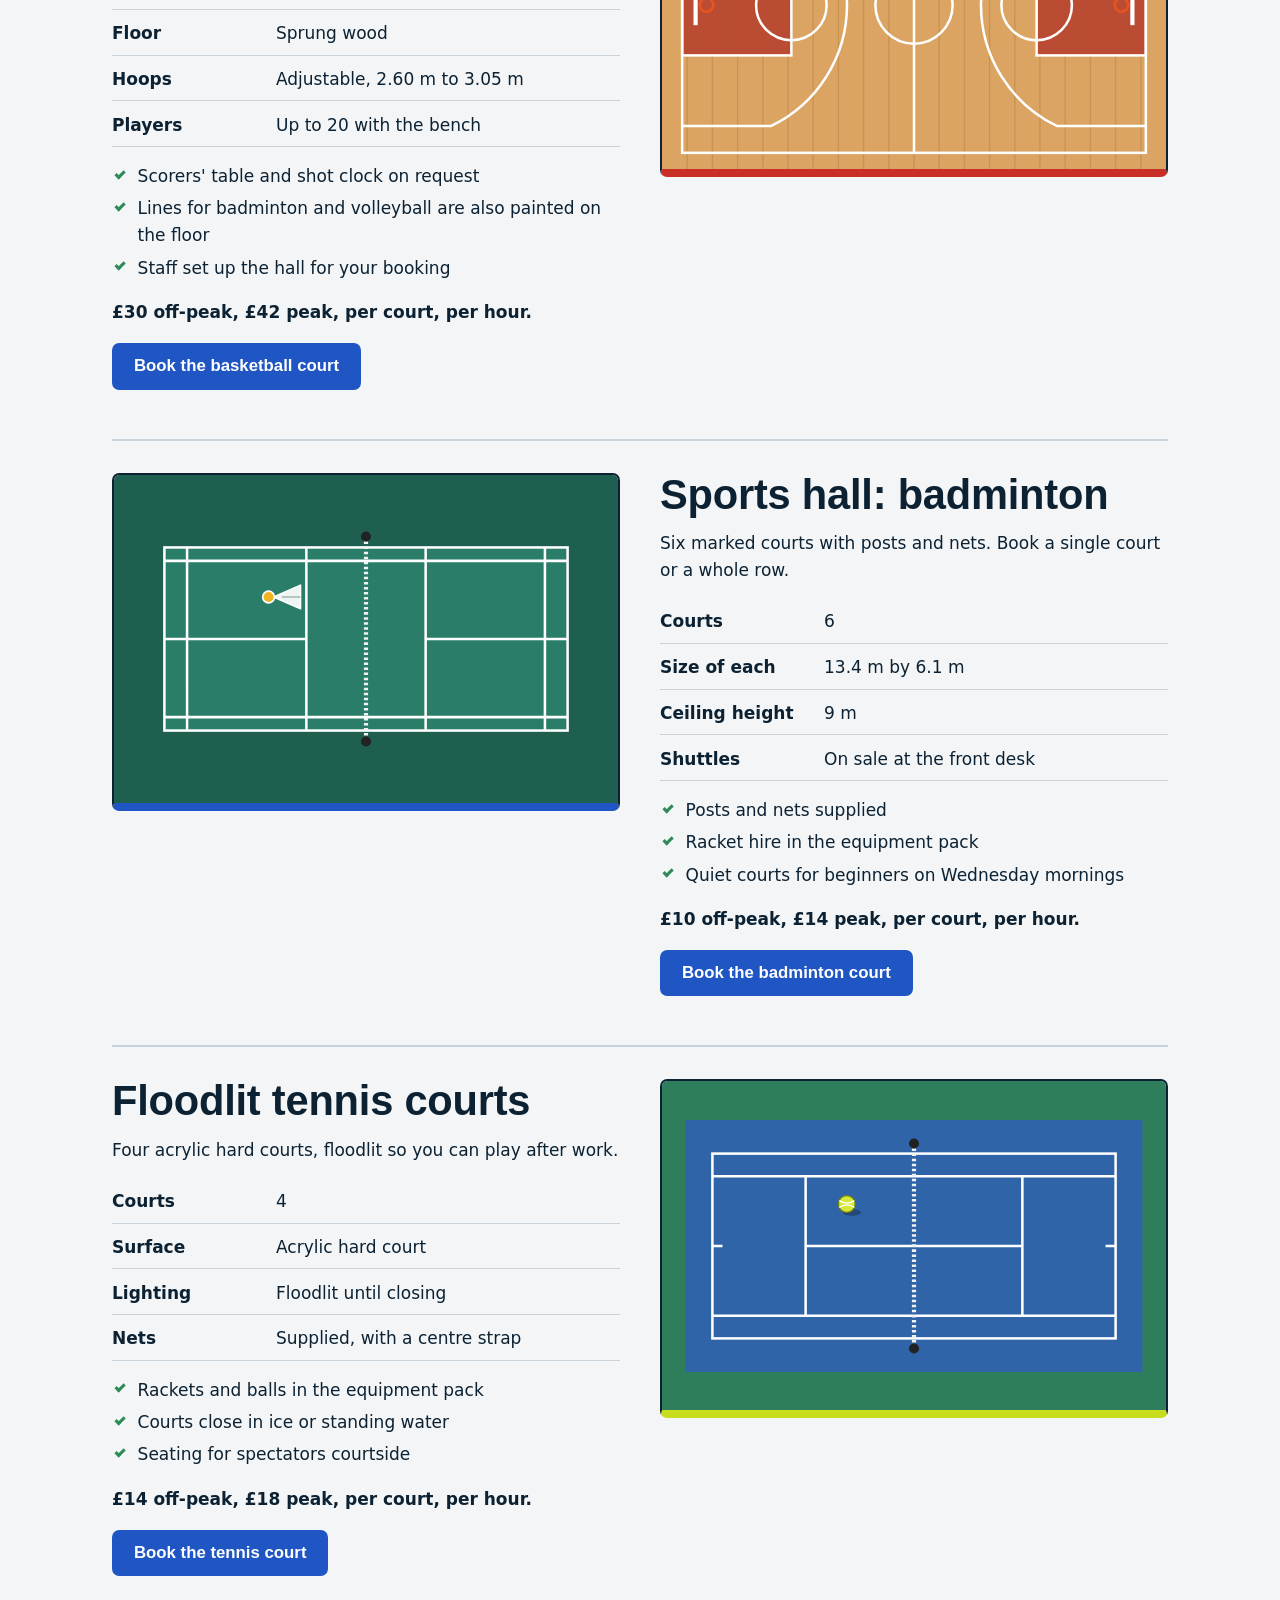
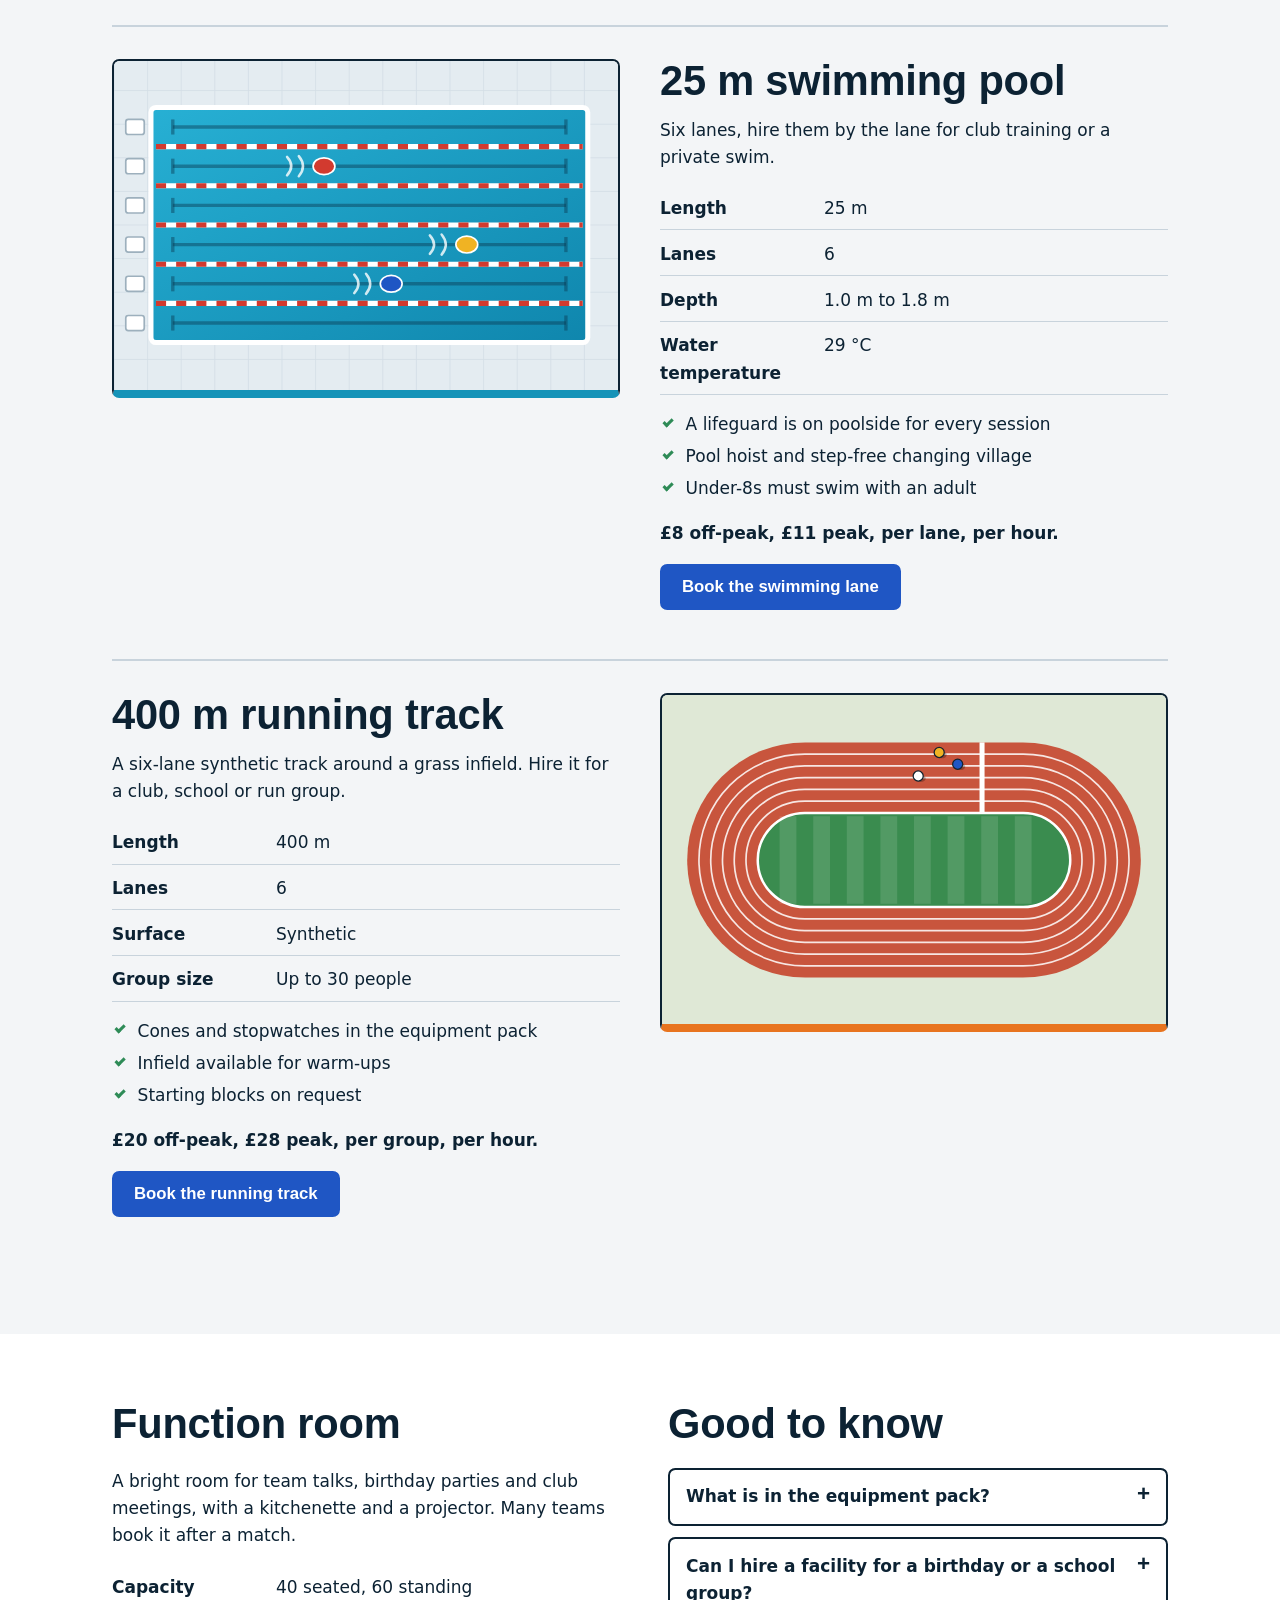
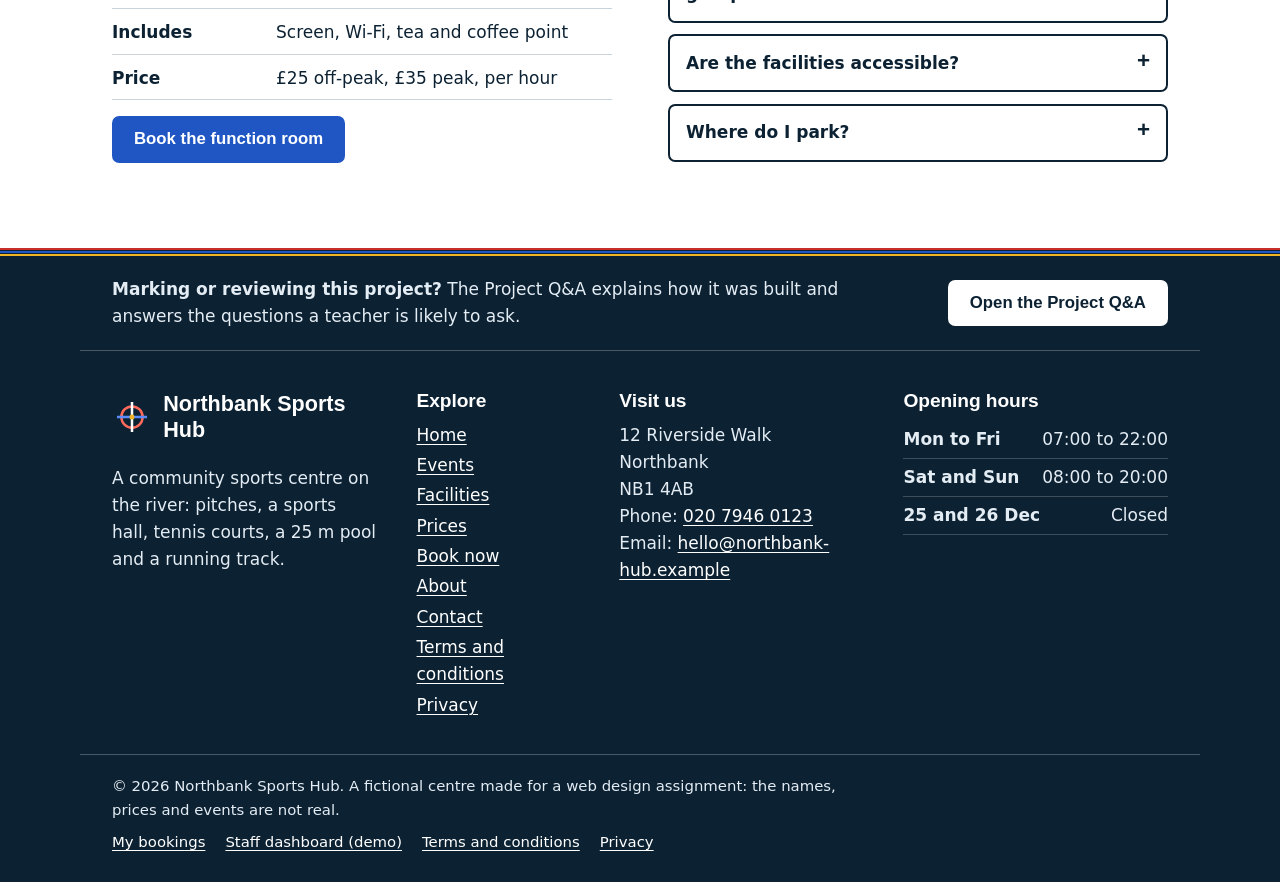
<file: facilities.html>
<!doctype html>
<html lang="en-GB">
<head>
<meta charset="utf-8">
<meta name="viewport" content="width=device-width, initial-scale=1">
<title>Facilities | Northbank Sports Hub</title>
<meta name="description" content="Pitches, sports hall, tennis courts, pool and track at Northbank Sports Hub, with sizes, surfaces and what is included.">
<meta name="theme-color" content="#0c2233">
<link rel="icon" href="assets/img/favicon.svg" type="image/svg+xml">
<link rel="stylesheet" href="assets/css/style.css">
<script>document.documentElement.classList.add("js");</script>
<script src="assets/js/main.js" defer></script>
</head>
<body>
<a class="skip" href="#main">Skip to main content</a>
<header class="site-header">
  <div class="wrap bar">
    <a class="brand" href="index.html"><img src="assets/img/logo.svg" width="40" height="40" alt=""><span>Northbank<br>Sports Hub</span></a>
    <button class="nav-toggle" type="button" aria-expanded="false" aria-controls="site-nav"><span class="nav-toggle-open">Menu</span><span class="nav-toggle-close">Close</span></button>
    <nav id="site-nav" class="site-nav" aria-label="Main">
      <ul>
        <li><a href="index.html">Home</a></li>
        <li><a href="events.html">Events</a></li>
        <li><a href="facilities.html" aria-current="page">Facilities</a></li>
        <li><a href="pricing.html">Prices</a></li>
        <li><a href="about.html">About</a></li>
        <li><a href="contact.html">Contact</a></li>
        <li class="nav-cta"><a class="btn btn-primary" href="booking.html">Book now</a></li>
      </ul>
    </nav>
  </div>
</header>
<main id="main" tabindex="-1">
<section class="page-head" aria-labelledby="page-title">
  <div class="wrap">
    <nav class="crumbs" aria-label="Breadcrumb"><ol><li><a href="index.html">Home</a></li><li><span aria-current="page">Facilities</span></li></ol></nav>
    <h1 id="page-title">Facilities</h1>
    <p class="lead">Everything is on one site beside the river. Here is what each space is like and what comes with it.</p>
  </div>
</section>
<section class="section section--white" aria-labelledby="hall-title">
  <div class="wrap">
    <div class="callout">
      <h2 id="hall-title">One hall, several sports</h2>
      <p>Basketball and badminton share the sports hall, and its floor carries the lines for both (and for volleyball). Staff set the hall up for your booking, so you do not need to do anything when you arrive.</p>
    </div>
    <nav aria-label="Jump to a facility">
      <ul class="jump-nav">
        <li><a href="#pitch">5-a-side pitches</a></li>
        <li><a href="#basketball">Basketball</a></li>
        <li><a href="#badminton">Badminton</a></li>
        <li><a href="#tennis">Tennis</a></li>
        <li><a href="#pool">Pool</a></li>
        <li><a href="#track">Track</a></li>
        <li><a href="#room">Function room</a></li>
      </ul>
    </nav>
  </div>
</section>

<div class="section">
  <div class="wrap">
    <section class="facility" id="pitch" data-sport="football" aria-labelledby="pitch-h">
  <figure class="facility-media"><img src="assets/img/football.svg" width="600" height="400" loading="lazy" decoding="async" alt="Top-down illustration of a green five-a-side football pitch with a ball near the centre circle."></figure>
  <div class="facility-copy">
    <h2 id="pitch-h">5-a-side pitches</h2>
    <p>Two floodlit 3G pitches with rebound boards, for matches and training.</p>
    <dl class="specs"><div><dt>Pitches</dt><dd>2</dd></div><div><dt>Size of each</dt><dd>37 m by 27 m</dd></div><div><dt>Surface</dt><dd>3G artificial turf</dd></div><div><dt>Players</dt><dd>Up to 12 per pitch</dd></div><div><dt>Lighting</dt><dd>Floodlit until closing</dd></div></dl>
    <ul class="ticks"><li>Goals, rebound boards and bibs supplied</li><li>Changing rooms beside the pitches</li><li>Book one pitch or both for a tournament</li></ul>
    <p class="facility-price">£38 off-peak, £52 peak, per pitch, per hour.</p>
    <p><a class="btn btn-primary" href="booking.html?facility=pitch#booking-form">Book the 5-a-side pitch</a></p>
  </div>
</section>
<section class="facility" id="basketball" data-sport="basketball" aria-labelledby="basketball-h">
  <figure class="facility-media"><img src="assets/img/basketball.svg" width="600" height="400" loading="lazy" decoding="async" alt="Top-down illustration of a basketball court with red keys, three-point arcs and a ball."></figure>
  <div class="facility-copy">
    <h2 id="basketball-h">Sports hall: basketball</h2>
    <p>A full-size indoor court with a sprung floor and adjustable hoops.</p>
    <dl class="specs"><div><dt>Court</dt><dd>28 m by 15 m</dd></div><div><dt>Floor</dt><dd>Sprung wood</dd></div><div><dt>Hoops</dt><dd>Adjustable, 2.60 m to 3.05 m</dd></div><div><dt>Players</dt><dd>Up to 20 with the bench</dd></div></dl>
    <ul class="ticks"><li>Scorers&#x27; table and shot clock on request</li><li>Lines for badminton and volleyball are also painted on the floor</li><li>Staff set up the hall for your booking</li></ul>
    <p class="facility-price">£30 off-peak, £42 peak, per court, per hour.</p>
    <p><a class="btn btn-primary" href="booking.html?facility=basketball#booking-form">Book the basketball court</a></p>
  </div>
</section>
<section class="facility" id="badminton" data-sport="badminton" aria-labelledby="badminton-h">
  <figure class="facility-media"><img src="assets/img/badminton.svg" width="600" height="400" loading="lazy" decoding="async" alt="Top-down illustration of a badminton court with white lines and a shuttlecock."></figure>
  <div class="facility-copy">
    <h2 id="badminton-h">Sports hall: badminton</h2>
    <p>Six marked courts with posts and nets. Book a single court or a whole row.</p>
    <dl class="specs"><div><dt>Courts</dt><dd>6</dd></div><div><dt>Size of each</dt><dd>13.4 m by 6.1 m</dd></div><div><dt>Ceiling height</dt><dd>9 m</dd></div><div><dt>Shuttles</dt><dd>On sale at the front desk</dd></div></dl>
    <ul class="ticks"><li>Posts and nets supplied</li><li>Racket hire in the equipment pack</li><li>Quiet courts for beginners on Wednesday mornings</li></ul>
    <p class="facility-price">£10 off-peak, £14 peak, per court, per hour.</p>
    <p><a class="btn btn-primary" href="booking.html?facility=badminton#booking-form">Book the badminton court</a></p>
  </div>
</section>
<section class="facility" id="tennis" data-sport="tennis" aria-labelledby="tennis-h">
  <figure class="facility-media"><img src="assets/img/tennis.svg" width="600" height="400" loading="lazy" decoding="async" alt="Top-down illustration of a blue tennis court with white lines, a net and a tennis ball."></figure>
  <div class="facility-copy">
    <h2 id="tennis-h">Floodlit tennis courts</h2>
    <p>Four acrylic hard courts, floodlit so you can play after work.</p>
    <dl class="specs"><div><dt>Courts</dt><dd>4</dd></div><div><dt>Surface</dt><dd>Acrylic hard court</dd></div><div><dt>Lighting</dt><dd>Floodlit until closing</dd></div><div><dt>Nets</dt><dd>Supplied, with a centre strap</dd></div></dl>
    <ul class="ticks"><li>Rackets and balls in the equipment pack</li><li>Courts close in ice or standing water</li><li>Seating for spectators courtside</li></ul>
    <p class="facility-price">£14 off-peak, £18 peak, per court, per hour.</p>
    <p><a class="btn btn-primary" href="booking.html?facility=tennis#booking-form">Book the tennis court</a></p>
  </div>
</section>
<section class="facility" id="pool" data-sport="swimming" aria-labelledby="pool-h">
  <figure class="facility-media"><img src="assets/img/swimming.svg" width="600" height="400" loading="lazy" decoding="async" alt="Top-down illustration of a six-lane swimming pool with red and white lane ropes and three swimmers."></figure>
  <div class="facility-copy">
    <h2 id="pool-h">25 m swimming pool</h2>
    <p>Six lanes, hire them by the lane for club training or a private swim.</p>
    <dl class="specs"><div><dt>Length</dt><dd>25 m</dd></div><div><dt>Lanes</dt><dd>6</dd></div><div><dt>Depth</dt><dd>1.0 m to 1.8 m</dd></div><div><dt>Water temperature</dt><dd>29 °C</dd></div></dl>
    <ul class="ticks"><li>A lifeguard is on poolside for every session</li><li>Pool hoist and step-free changing village</li><li>Under-8s must swim with an adult</li></ul>
    <p class="facility-price">£8 off-peak, £11 peak, per lane, per hour.</p>
    <p><a class="btn btn-primary" href="booking.html?facility=pool#booking-form">Book the swimming lane</a></p>
  </div>
</section>
<section class="facility" id="track" data-sport="running" aria-labelledby="track-h">
  <figure class="facility-media"><img src="assets/img/running.svg" width="600" height="400" loading="lazy" decoding="async" alt="Top-down illustration of a six-lane red running track around a green infield."></figure>
  <div class="facility-copy">
    <h2 id="track-h">400 m running track</h2>
    <p>A six-lane synthetic track around a grass infield. Hire it for a club, school or run group.</p>
    <dl class="specs"><div><dt>Length</dt><dd>400 m</dd></div><div><dt>Lanes</dt><dd>6</dd></div><div><dt>Surface</dt><dd>Synthetic</dd></div><div><dt>Group size</dt><dd>Up to 30 people</dd></div></dl>
    <ul class="ticks"><li>Cones and stopwatches in the equipment pack</li><li>Infield available for warm-ups</li><li>Starting blocks on request</li></ul>
    <p class="facility-price">£20 off-peak, £28 peak, per group, per hour.</p>
    <p><a class="btn btn-primary" href="booking.html?facility=track#booking-form">Book the running track</a></p>
  </div>
</section>
  </div>
</div>

<section class="section section--white" id="room" aria-labelledby="room-title">
  <div class="wrap split">
    <div>
      <h2 id="room-title">Function room</h2>
      <p>A bright room for team talks, birthday parties and club meetings, with a kitchenette and a projector. Many teams book it after a match.</p>
      <dl class="specs">
        <div><dt>Capacity</dt><dd>40 seated, 60 standing</dd></div>
        <div><dt>Includes</dt><dd>Screen, Wi-Fi, tea and coffee point</dd></div>
        <div><dt>Price</dt><dd>£25 off-peak, £35 peak, per hour</dd></div>
      </dl>
      <p><a class="btn btn-primary" href="booking.html?facility=room#booking-form">Book the function room</a></p>
    </div>
    <div>
      <h2>Good to know</h2>
      <details>
        <summary>What is in the equipment pack?</summary>
        <p>For £6 per booking you get what suits your facility: balls and bibs for the pitches, rackets and shuttles or balls for the courts, cones and stopwatches for the track. Add it when you book.</p>
      </details>
      <details>
        <summary>Can I hire a facility for a birthday or a school group?</summary>
        <p>Yes. Book the facility for the time you need and add the function room if you want food afterwards. For groups of more than 30, call us so we can plan staffing.</p>
      </details>
      <details>
        <summary>Are the facilities accessible?</summary>
        <p>The whole site is step-free. There are accessible changing rooms, a pool hoist, a hearing loop at the front desk and four accessible parking spaces. Tell us what you need in the notes when you book.</p>
      </details>
      <details>
        <summary>Where do I park?</summary>
        <p>There are 40 spaces at the Hub, including 4 accessible ones, and bike racks by the front door. Northbank station is a five-minute walk.</p>
      </details>
    </div>
  </div>
</section>

</main>
<footer class="site-footer on-ink">
  <div class="wrap footer-qa">
    <p><strong>Marking or reviewing this project?</strong> The Project Q&amp;A explains how it was built and answers the questions a teacher is likely to ask.</p>
    <a class="btn btn-primary" href="qa.html">Open the Project Q&amp;A</a>
  </div>
  <div class="wrap footer-grid">
    <div class="footer-about">
      <p class="footer-brand"><img src="assets/img/logo.svg" width="40" height="40" alt=""> Northbank Sports Hub</p>
      <p>A community sports centre on the river: pitches, a sports hall, tennis courts, a 25 m pool and a running track.</p>
    </div>
    <nav aria-label="Site pages">
      <h2 class="footer-h">Explore</h2>
      <ul class="footer-list">
        <li><a href="index.html">Home</a></li>
        <li><a href="events.html">Events</a></li>
        <li><a href="facilities.html">Facilities</a></li>
        <li><a href="pricing.html">Prices</a></li>
        <li><a href="booking.html">Book now</a></li>
        <li><a href="about.html">About</a></li>
        <li><a href="contact.html">Contact</a></li>
        <li><a href="terms.html">Terms and conditions</a></li>
        <li><a href="privacy.html">Privacy</a></li>
      </ul>
    </nav>
    <div>
      <h2 class="footer-h">Visit us</h2>
      <address>12 Riverside Walk<br>Northbank<br>NB1 4AB</address>
      <p>Phone: <a href="tel:+442079460123">020 7946 0123</a><br>Email: <a href="mailto:hello@northbank-hub.example">hello@northbank-hub.example</a></p>
    </div>
    <div>
      <h2 class="footer-h">Opening hours</h2>
      <dl class="footer-hours">
        <div><dt>Mon to Fri</dt><dd>07:00 to 22:00</dd></div>
        <div><dt>Sat and Sun</dt><dd>08:00 to 20:00</dd></div>
        <div><dt>25 and 26 Dec</dt><dd>Closed</dd></div>
      </dl>
    </div>
  </div>
  <div class="wrap footer-base">
    <p>&copy; <span data-year>2026</span> Northbank Sports Hub. A fictional centre made for a web design assignment: the names, prices and events are not real.</p>
    <ul>
      <li><a href="my-bookings.html">My bookings</a></li>
      <li><a href="staff.html">Staff dashboard (demo)</a></li>
      <li><a href="terms.html">Terms and conditions</a></li>
      <li><a href="privacy.html">Privacy</a></li>
    </ul>
  </div>
</footer>
</body>
</html>
</file>
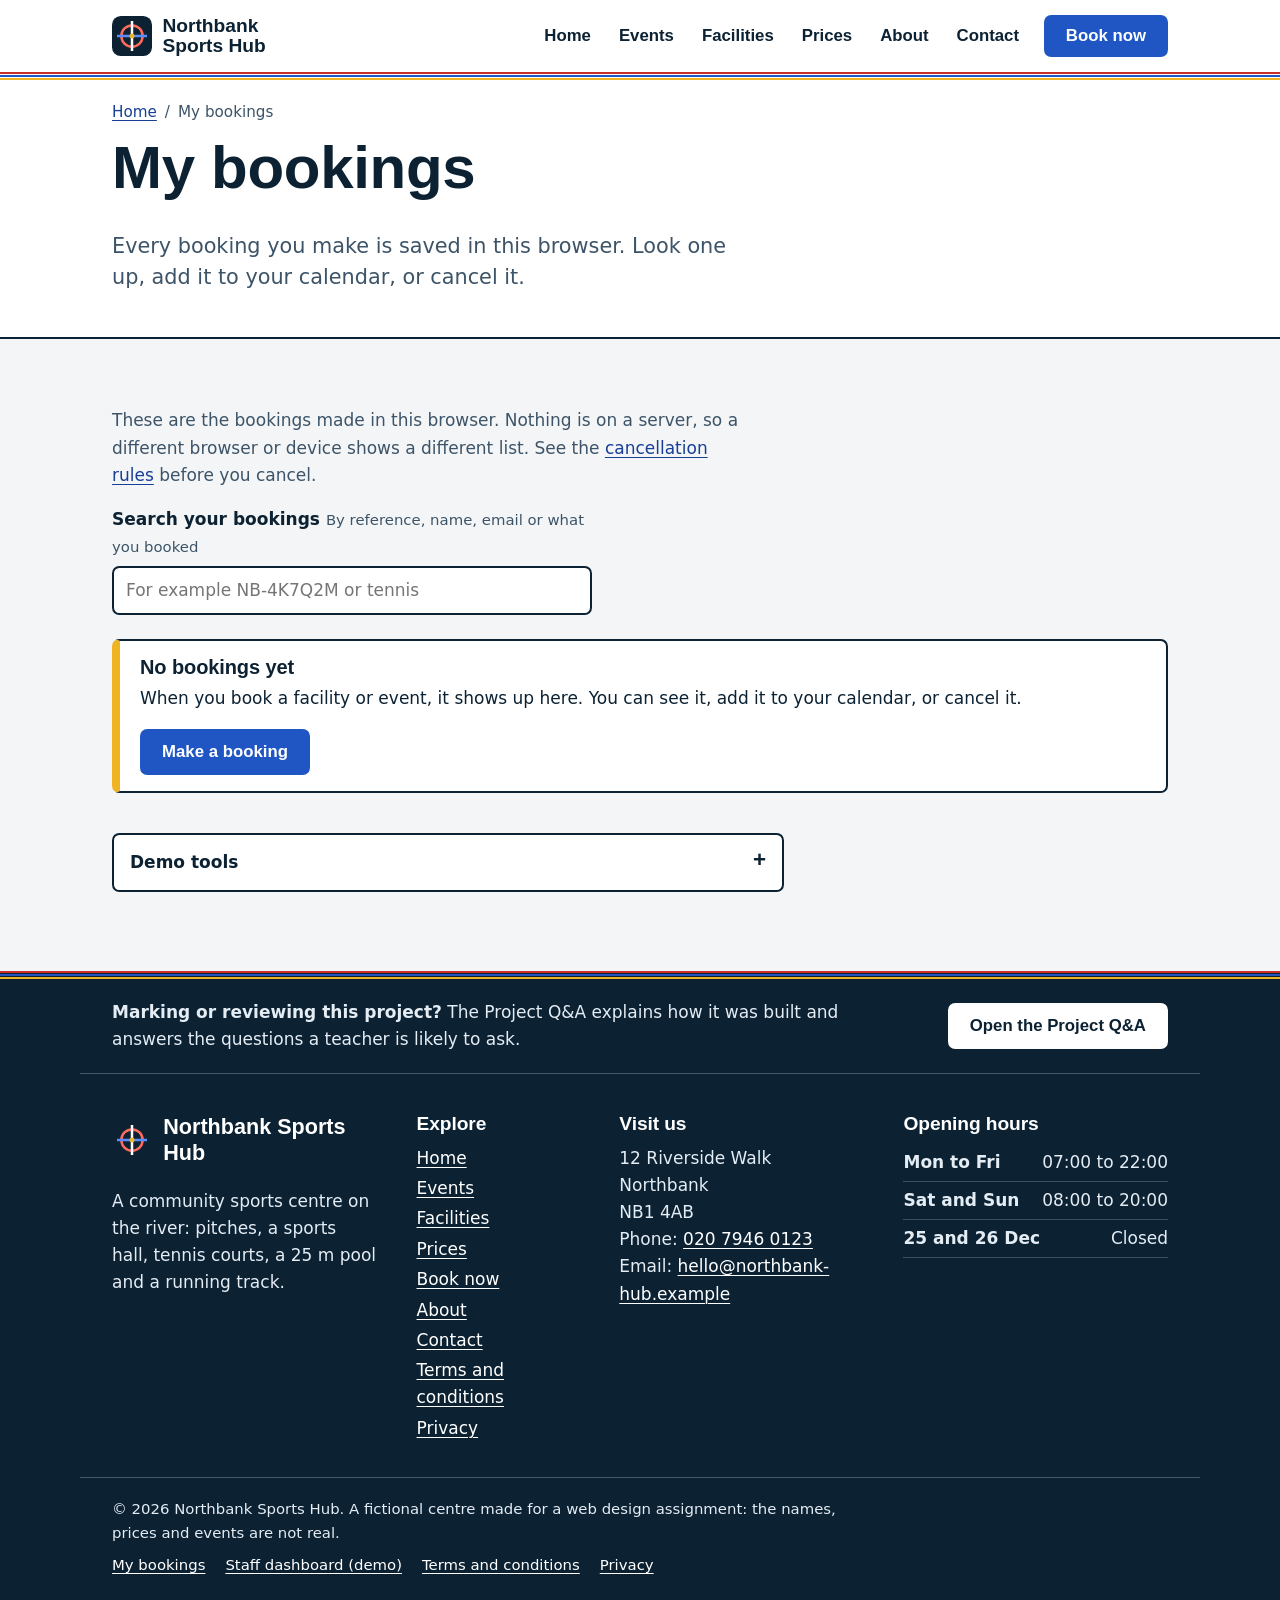
<file: my-bookings.html>
<!doctype html>
<html lang="en-GB">
<head>
<meta charset="utf-8">
<meta name="viewport" content="width=device-width, initial-scale=1">
<title>My bookings | Northbank Sports Hub</title>
<meta name="description" content="See, cancel and add to your calendar the bookings you made at Northbank Sports Hub.">
<meta name="theme-color" content="#0c2233">
<meta name="robots" content="noindex">
<link rel="icon" href="assets/img/favicon.svg" type="image/svg+xml">
<link rel="stylesheet" href="assets/css/style.css">
<script>document.documentElement.classList.add("js");</script>
<script src="assets/js/main.js" defer></script>
<script src="assets/js/data.js" defer></script>
<script src="assets/js/pricing.js" defer></script>
<script src="assets/js/store.js" defer></script>
<script src="assets/js/calendar.js" defer></script>
<script src="assets/js/my-bookings.js" defer></script>
</head>
<body>
<a class="skip" href="#main">Skip to main content</a>
<header class="site-header">
  <div class="wrap bar">
    <a class="brand" href="index.html"><img src="assets/img/logo.svg" width="40" height="40" alt=""><span>Northbank<br>Sports Hub</span></a>
    <button class="nav-toggle" type="button" aria-expanded="false" aria-controls="site-nav"><span class="nav-toggle-open">Menu</span><span class="nav-toggle-close">Close</span></button>
    <nav id="site-nav" class="site-nav" aria-label="Main">
      <ul>
        <li><a href="index.html">Home</a></li>
        <li><a href="events.html">Events</a></li>
        <li><a href="facilities.html">Facilities</a></li>
        <li><a href="pricing.html">Prices</a></li>
        <li><a href="about.html">About</a></li>
        <li><a href="contact.html">Contact</a></li>
        <li class="nav-cta"><a class="btn btn-primary" href="booking.html">Book now</a></li>
      </ul>
    </nav>
  </div>
</header>
<main id="main" tabindex="-1">
<section class="page-head" aria-labelledby="page-title">
  <div class="wrap">
    <nav class="crumbs" aria-label="Breadcrumb"><ol><li><a href="index.html">Home</a></li><li><span aria-current="page">My bookings</span></li></ol></nav>
    <h1 id="page-title">My bookings</h1>
    <p class="lead">Every booking you make is saved in this browser. Look one up, add it to your calendar, or cancel it.</p>
  </div>
</section>
<section class="section" aria-label="Your bookings">
  <div class="wrap">
    <noscript>
      <p class="callout">My bookings needs JavaScript, because your bookings are kept in your browser. Please call us on <a href="tel:+442079460123">020 7946 0123</a> to check or change a booking.</p>
    </noscript>

    <p class="callout" id="storage-warning" hidden>Your browser is blocking site storage, so bookings cannot be saved or listed here. Allow site data for this page and reload.</p>

    <p class="callout" data-file-note hidden>You opened this page from a folder on your computer. Some browsers, Firefox in particular, keep the saved data of each local file apart, so a booking may not show up on the next page. If that happens, open the live website, or run <code>python3 -m http.server</code> in the project folder and visit <code>http://localhost:8000</code>.</p>

    <p class="section-intro">These are the bookings made in this browser. Nothing is on a server, so a different browser or device shows a different list. See the <a href="terms.html#t4">cancellation rules</a> before you cancel.</p>

    <div class="field bk-search">
      <label for="bk-search">Search your bookings <span class="hint">By reference, name, email or what you booked</span></label>
      <input type="search" id="bk-search" autocomplete="off" placeholder="For example NB-4K7Q2M or tennis">
    </div>

    <p class="form-ok" id="bk-message" role="status" tabindex="-1" hidden></p>

    <div id="bk-empty" class="callout" hidden>
      <h2>No bookings yet</h2>
      <p>When you book a facility or event, it shows up here. You can see it, add it to your calendar, or cancel it.</p>
      <p><a class="btn btn-primary" href="booking.html">Make a booking</a></p>
    </div>
    <p id="bk-nomatch" class="callout" hidden>No booking matches that search. Clear the box to see them all.</p>

    <section id="bk-upcoming" aria-labelledby="bk-up-title" hidden>
      <h2 id="bk-up-title">Upcoming</h2>
      <div class="booking-list" id="bk-upcoming-list"></div>
    </section>

    <section id="bk-past" aria-labelledby="bk-past-title" hidden>
      <h2 id="bk-past-title">Cancelled and past</h2>
      <div class="booking-list" id="bk-past-list"></div>
    </section>

    <details class="demo-tools">
      <summary>Demo tools</summary>
      <p>Everything on this site is stored in your browser. If you want to start from a clean slate, for example before a presentation, reset it here. This removes your bookings, member numbers and messages, and restores the demo member <strong>NBM-0001</strong>.</p>
      <button type="button" class="btn btn-small" id="reset-btn">Reset demo data</button>
      <div class="cancel-panel" id="reset-panel" hidden>
        <p>This clears every booking, message and member saved in this browser. It cannot be undone. Are you sure?</p>
        <div class="btn-row">
          <button type="button" class="btn btn-small btn-danger" id="reset-yes">Yes, reset everything</button>
          <button type="button" class="btn btn-small" id="reset-no">Keep my data</button>
        </div>
      </div>
    </details>
  </div>
</section>

</main>
<footer class="site-footer on-ink">
  <div class="wrap footer-qa">
    <p><strong>Marking or reviewing this project?</strong> The Project Q&amp;A explains how it was built and answers the questions a teacher is likely to ask.</p>
    <a class="btn btn-primary" href="qa.html">Open the Project Q&amp;A</a>
  </div>
  <div class="wrap footer-grid">
    <div class="footer-about">
      <p class="footer-brand"><img src="assets/img/logo.svg" width="40" height="40" alt=""> Northbank Sports Hub</p>
      <p>A community sports centre on the river: pitches, a sports hall, tennis courts, a 25 m pool and a running track.</p>
    </div>
    <nav aria-label="Site pages">
      <h2 class="footer-h">Explore</h2>
      <ul class="footer-list">
        <li><a href="index.html">Home</a></li>
        <li><a href="events.html">Events</a></li>
        <li><a href="facilities.html">Facilities</a></li>
        <li><a href="pricing.html">Prices</a></li>
        <li><a href="booking.html">Book now</a></li>
        <li><a href="about.html">About</a></li>
        <li><a href="contact.html">Contact</a></li>
        <li><a href="terms.html">Terms and conditions</a></li>
        <li><a href="privacy.html">Privacy</a></li>
      </ul>
    </nav>
    <div>
      <h2 class="footer-h">Visit us</h2>
      <address>12 Riverside Walk<br>Northbank<br>NB1 4AB</address>
      <p>Phone: <a href="tel:+442079460123">020 7946 0123</a><br>Email: <a href="mailto:hello@northbank-hub.example">hello@northbank-hub.example</a></p>
    </div>
    <div>
      <h2 class="footer-h">Opening hours</h2>
      <dl class="footer-hours">
        <div><dt>Mon to Fri</dt><dd>07:00 to 22:00</dd></div>
        <div><dt>Sat and Sun</dt><dd>08:00 to 20:00</dd></div>
        <div><dt>25 and 26 Dec</dt><dd>Closed</dd></div>
      </dl>
    </div>
  </div>
  <div class="wrap footer-base">
    <p>&copy; <span data-year>2026</span> Northbank Sports Hub. A fictional centre made for a web design assignment: the names, prices and events are not real.</p>
    <ul>
      <li><a href="my-bookings.html">My bookings</a></li>
      <li><a href="staff.html">Staff dashboard (demo)</a></li>
      <li><a href="terms.html">Terms and conditions</a></li>
      <li><a href="privacy.html">Privacy</a></li>
    </ul>
  </div>
</footer>
</body>
</html>
</file>
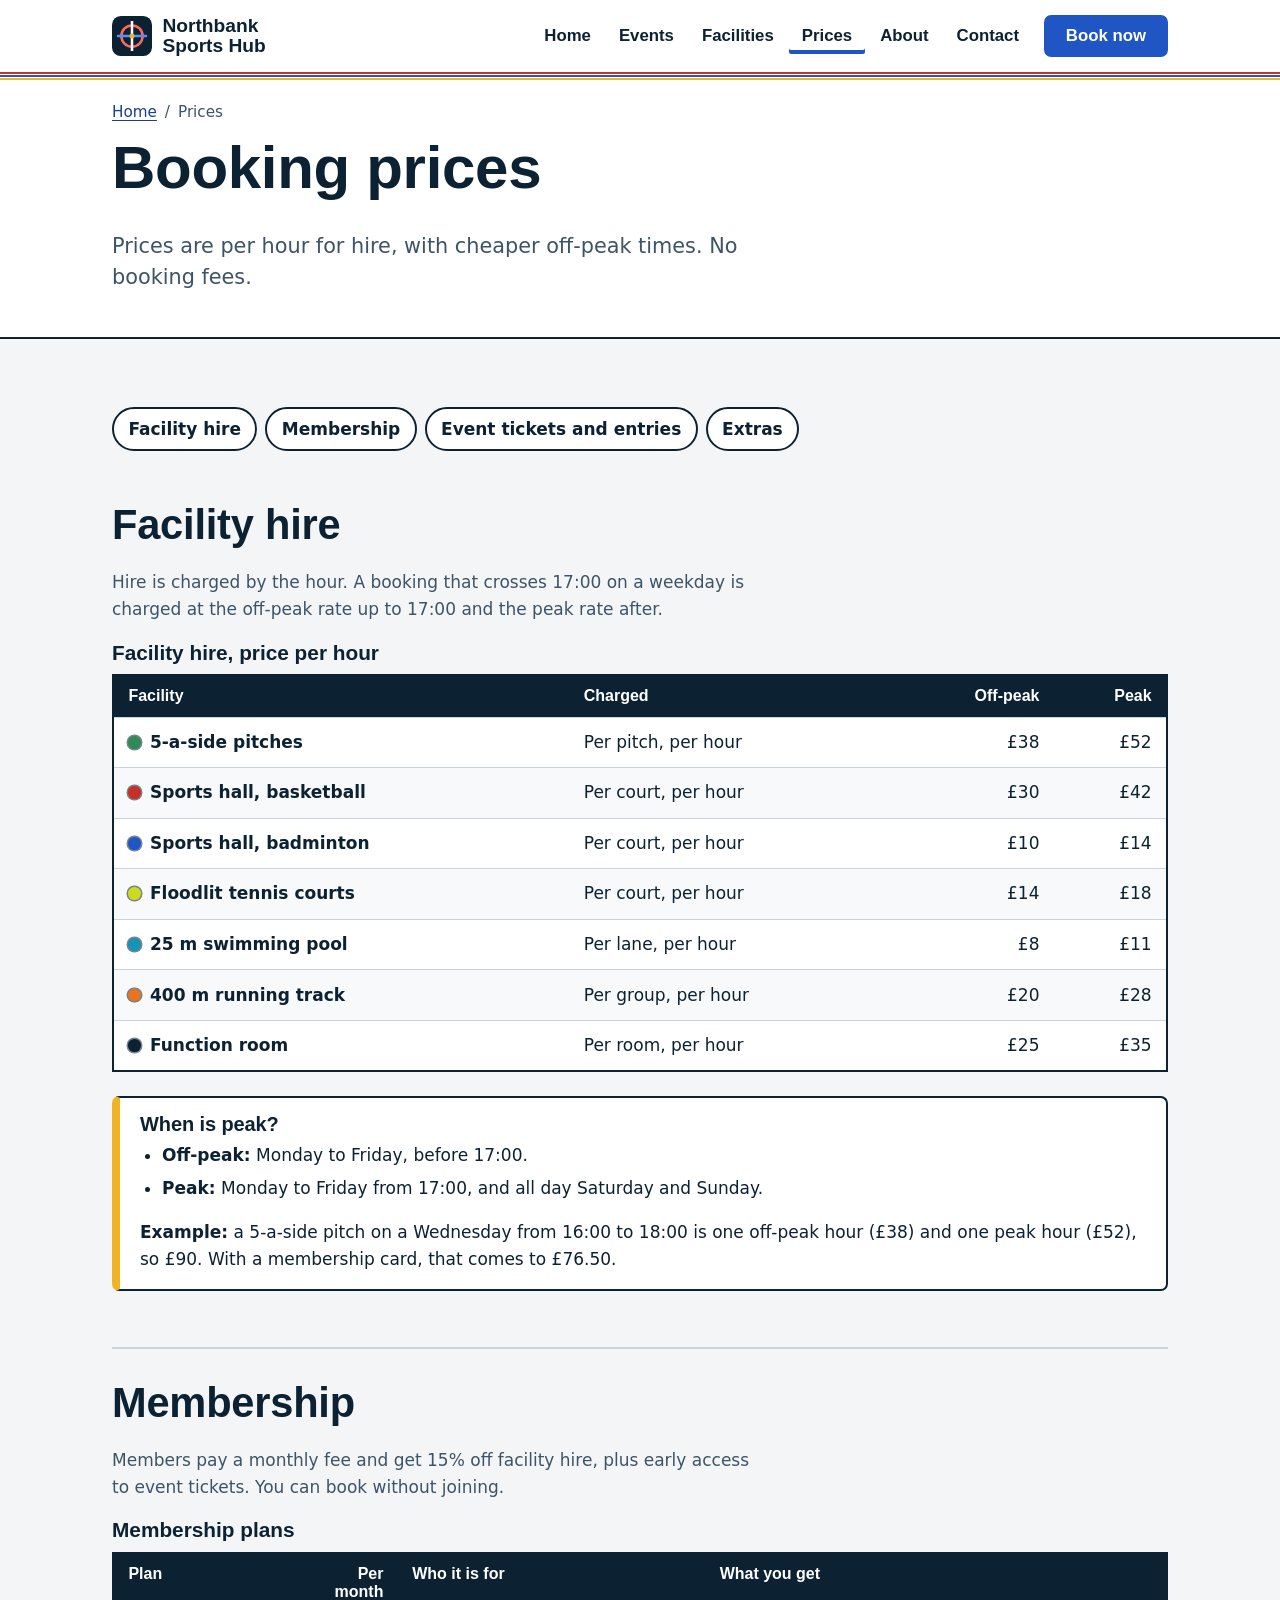
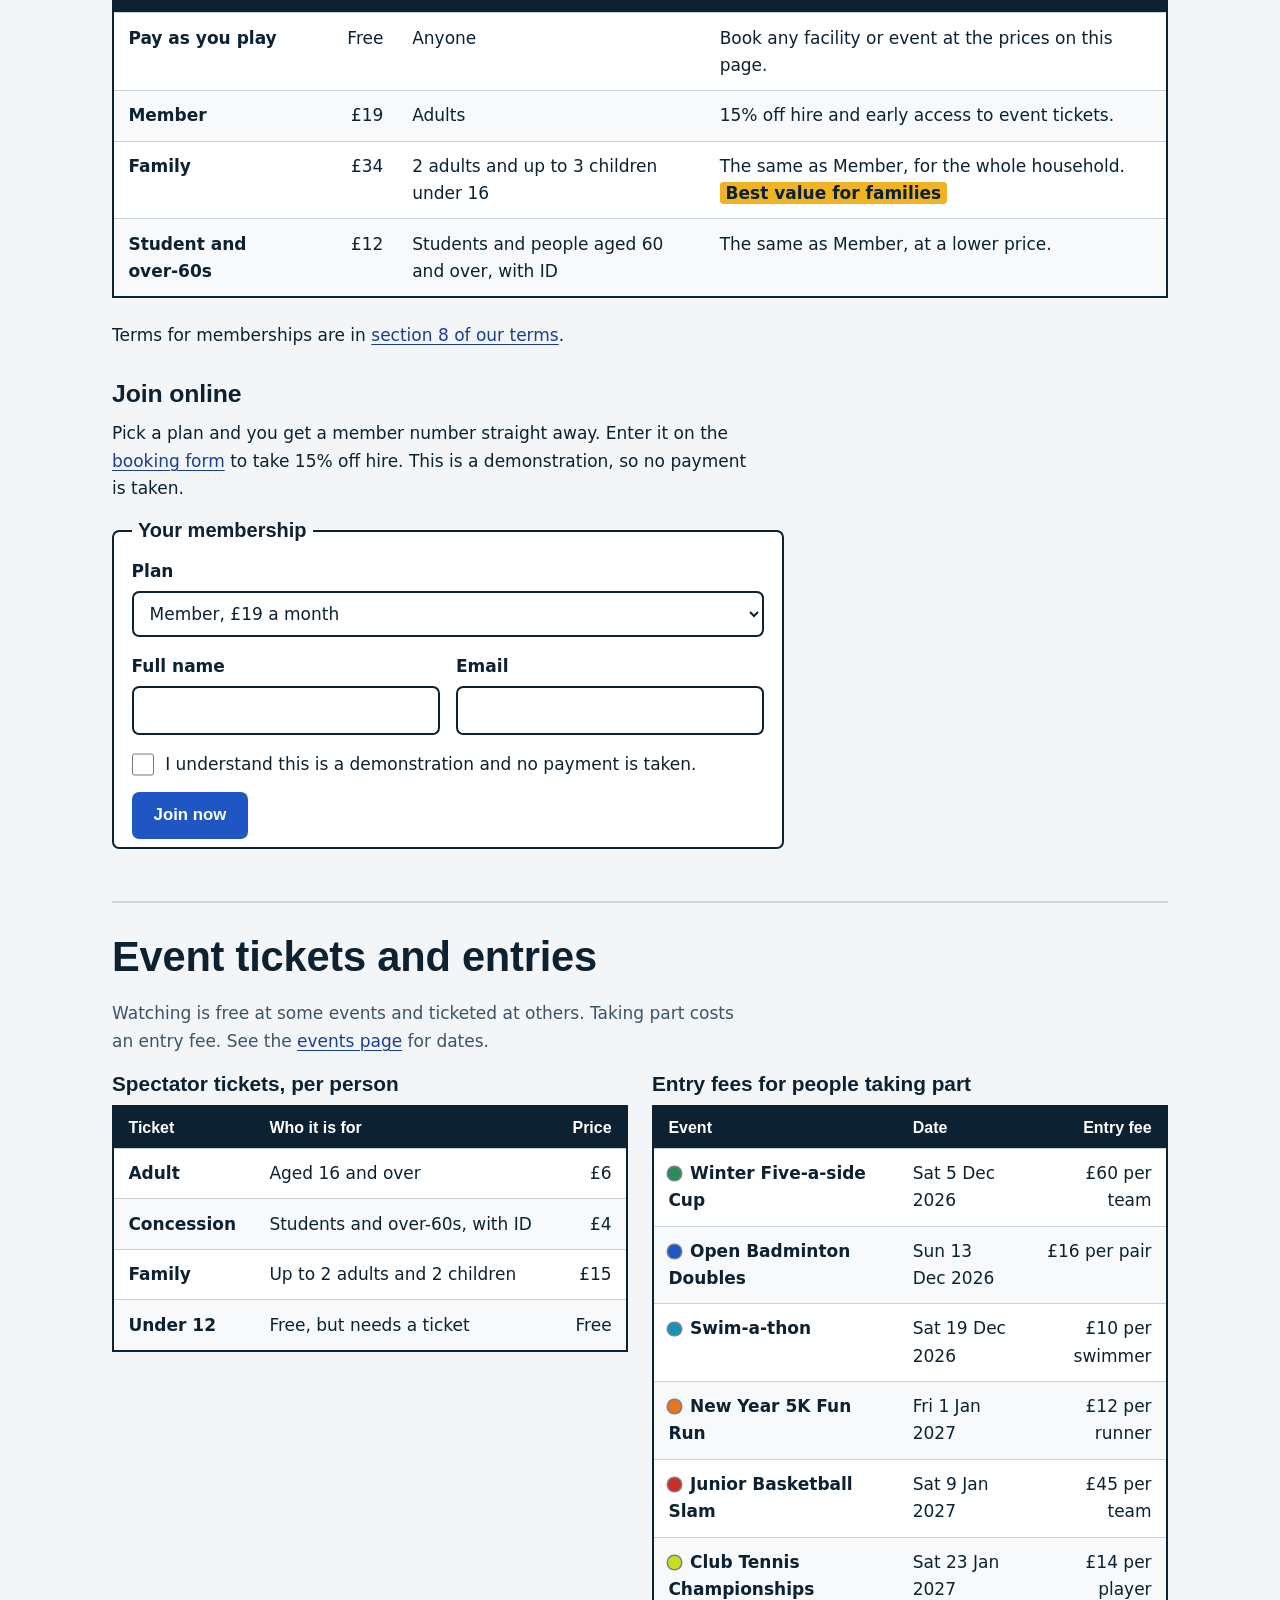
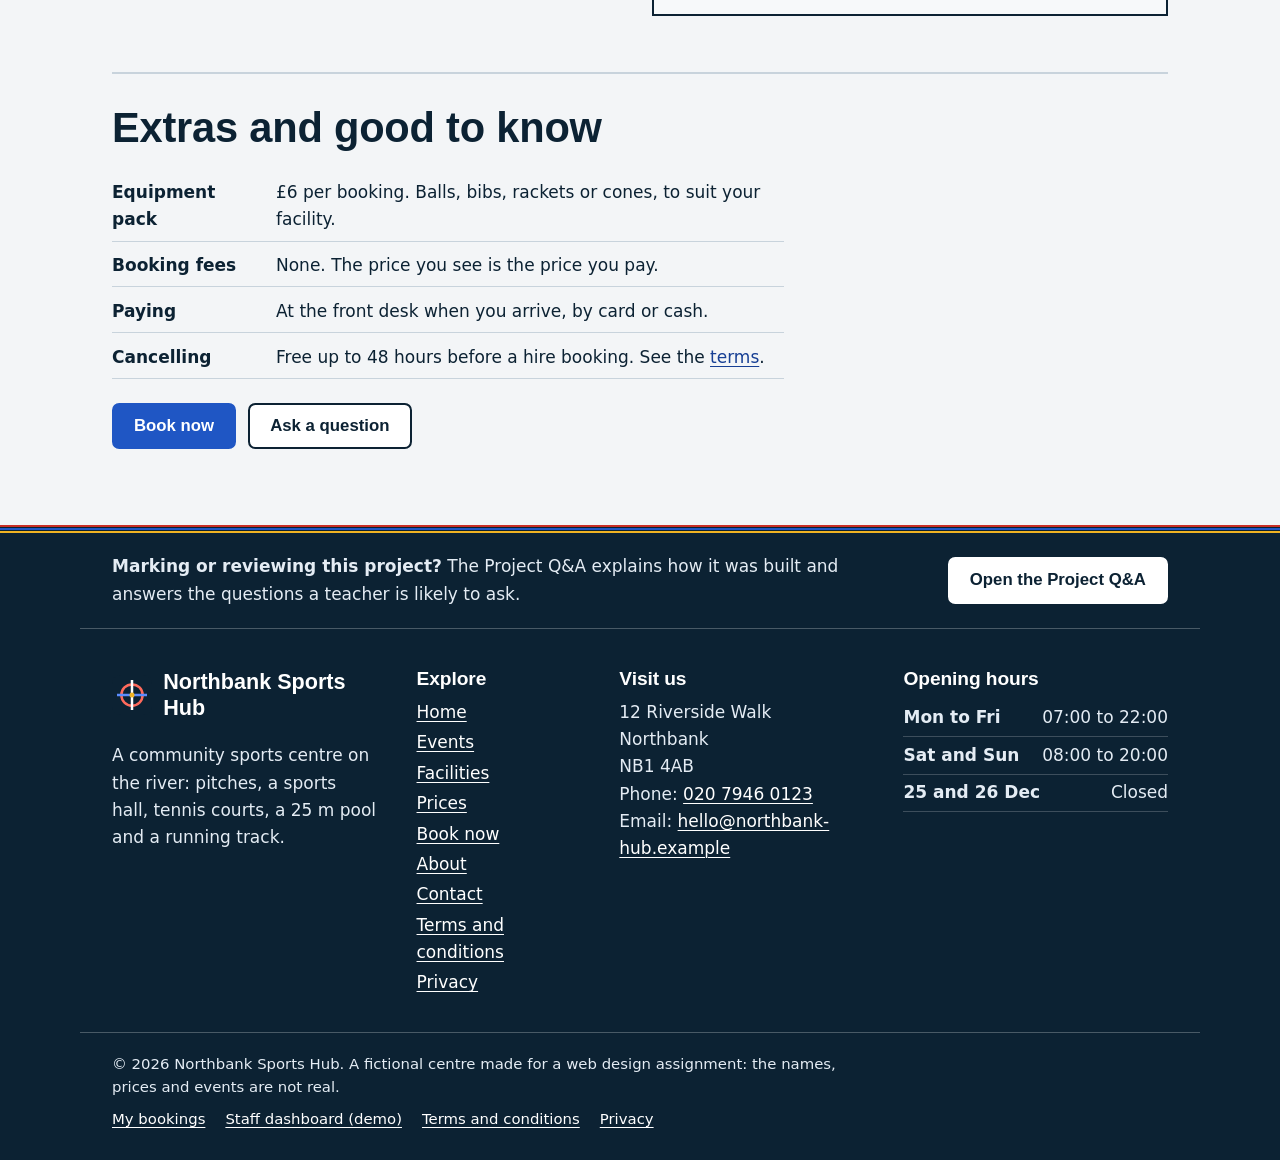
<file: pricing.html>
<!doctype html>
<html lang="en-GB">
<head>
<meta charset="utf-8">
<meta name="viewport" content="width=device-width, initial-scale=1">
<title>Booking prices | Northbank Sports Hub</title>
<meta name="description" content="Hire prices, memberships and event ticket prices at Northbank Sports Hub. Peak and off-peak rates explained.">
<meta name="theme-color" content="#0c2233">
<link rel="icon" href="assets/img/favicon.svg" type="image/svg+xml">
<link rel="stylesheet" href="assets/css/style.css">
<script>document.documentElement.classList.add("js");</script>
<script src="assets/js/main.js" defer></script>
<script src="assets/js/data.js" defer></script>
<script src="assets/js/store.js" defer></script>
<script src="assets/js/membership.js" defer></script>
</head>
<body>
<a class="skip" href="#main">Skip to main content</a>
<header class="site-header">
  <div class="wrap bar">
    <a class="brand" href="index.html"><img src="assets/img/logo.svg" width="40" height="40" alt=""><span>Northbank<br>Sports Hub</span></a>
    <button class="nav-toggle" type="button" aria-expanded="false" aria-controls="site-nav"><span class="nav-toggle-open">Menu</span><span class="nav-toggle-close">Close</span></button>
    <nav id="site-nav" class="site-nav" aria-label="Main">
      <ul>
        <li><a href="index.html">Home</a></li>
        <li><a href="events.html">Events</a></li>
        <li><a href="facilities.html">Facilities</a></li>
        <li><a href="pricing.html" aria-current="page">Prices</a></li>
        <li><a href="about.html">About</a></li>
        <li><a href="contact.html">Contact</a></li>
        <li class="nav-cta"><a class="btn btn-primary" href="booking.html">Book now</a></li>
      </ul>
    </nav>
  </div>
</header>
<main id="main" tabindex="-1">
<section class="page-head" aria-labelledby="page-title">
  <div class="wrap">
    <nav class="crumbs" aria-label="Breadcrumb"><ol><li><a href="index.html">Home</a></li><li><span aria-current="page">Prices</span></li></ol></nav>
    <h1 id="page-title">Booking prices</h1>
    <p class="lead">Prices are per hour for hire, with cheaper off-peak times. No booking fees.</p>
  </div>
</section>
<section class="section" aria-label="Prices">
  <div class="wrap">
    <nav aria-label="Jump to a price list">
      <ul class="jump-nav">
        <li><a href="#hire">Facility hire</a></li>
        <li><a href="#membership">Membership</a></li>
        <li><a href="#events">Event tickets and entries</a></li>
        <li><a href="#extras">Extras</a></li>
      </ul>
    </nav>

    <section class="price-block" id="hire" aria-labelledby="hire-title">
      <h2 id="hire-title">Facility hire</h2>
      <p class="section-intro">Hire is charged by the hour. A booking that crosses 17:00 on a weekday is charged at the off-peak rate up to 17:00 and the peak rate after.</p>
      <div class="table-wrap"><table class="prices stack">
<caption>Facility hire, price per hour</caption>
<thead><tr><th scope="col">Facility</th><th scope="col">Charged</th><th scope="col" class="num">Off-peak</th><th scope="col" class="num">Peak</th></tr></thead>
<tbody>
<tr><th scope="row" data-label="Facility"><span class="dot" data-sport="football"></span>5-a-side pitches</th><td data-label="Charged">Per pitch, per hour</td><td class="num" data-label="Off-peak">£38</td><td class="num" data-label="Peak">£52</td></tr>
<tr><th scope="row" data-label="Facility"><span class="dot" data-sport="basketball"></span>Sports hall, basketball</th><td data-label="Charged">Per court, per hour</td><td class="num" data-label="Off-peak">£30</td><td class="num" data-label="Peak">£42</td></tr>
<tr><th scope="row" data-label="Facility"><span class="dot" data-sport="badminton"></span>Sports hall, badminton</th><td data-label="Charged">Per court, per hour</td><td class="num" data-label="Off-peak">£10</td><td class="num" data-label="Peak">£14</td></tr>
<tr><th scope="row" data-label="Facility"><span class="dot" data-sport="tennis"></span>Floodlit tennis courts</th><td data-label="Charged">Per court, per hour</td><td class="num" data-label="Off-peak">£14</td><td class="num" data-label="Peak">£18</td></tr>
<tr><th scope="row" data-label="Facility"><span class="dot" data-sport="swimming"></span>25 m swimming pool</th><td data-label="Charged">Per lane, per hour</td><td class="num" data-label="Off-peak">£8</td><td class="num" data-label="Peak">£11</td></tr>
<tr><th scope="row" data-label="Facility"><span class="dot" data-sport="running"></span>400 m running track</th><td data-label="Charged">Per group, per hour</td><td class="num" data-label="Off-peak">£20</td><td class="num" data-label="Peak">£28</td></tr>
<tr><th scope="row" data-label="Facility"><span class="dot"></span>Function room</th><td data-label="Charged">Per room, per hour</td><td class="num" data-label="Off-peak">£25</td><td class="num" data-label="Peak">£35</td></tr>
</tbody>
</table></div>
      <div class="callout">
        <h3>When is peak?</h3>
        <ul>
          <li><strong>Off-peak:</strong> Monday to Friday, before 17:00.</li>
          <li><strong>Peak:</strong> Monday to Friday from 17:00, and all day Saturday and Sunday.</li>
        </ul>
        <p><strong>Example:</strong> a 5-a-side pitch on a Wednesday from 16:00 to 18:00 is one off-peak hour (£38) and one peak hour (£52), so £90. With a membership card, that comes to £76.50.</p>
      </div>
    </section>

    <section class="price-block" id="membership" aria-labelledby="mem-title">
      <h2 id="mem-title">Membership</h2>
      <p class="section-intro">Members pay a monthly fee and get 15% off facility hire, plus early access to event tickets. You can book without joining.</p>
      <div class="table-wrap">
        <table class="prices stack">
          <caption>Membership plans</caption>
          <thead>
            <tr><th scope="col">Plan</th><th scope="col" class="num">Per month</th><th scope="col">Who it is for</th><th scope="col">What you get</th></tr>
          </thead>
          <tbody>
            <tr><th scope="row" data-label="Plan">Pay as you play</th><td class="num" data-label="Per month">Free</td><td data-label="Who it is for">Anyone</td><td data-label="What you get">Book any facility or event at the prices on this page.</td></tr>
            <tr><th scope="row" data-label="Plan">Member</th><td class="num" data-label="Per month">£19</td><td data-label="Who it is for">Adults</td><td data-label="What you get">15% off hire and early access to event tickets.</td></tr>
            <tr><th scope="row" data-label="Plan">Family</th><td class="num" data-label="Per month">£34</td><td data-label="Who it is for">2 adults and up to 3 children under 16</td><td data-label="What you get">The same as Member, for the whole household. <mark>Best value for families</mark></td></tr>
            <tr><th scope="row" data-label="Plan">Student and over-60s</th><td class="num" data-label="Per month">£12</td><td data-label="Who it is for">Students and people aged 60 and over, with ID</td><td data-label="What you get">The same as Member, at a lower price.</td></tr>
          </tbody>
        </table>
      </div>
      <p>Terms for memberships are in <a href="terms.html#t8">section 8 of our terms</a>.</p>

      <div class="js-only" id="join">
        <h3>Join online</h3>
        <p>Pick a plan and you get a member number straight away. Enter it on the <a href="booking.html">booking form</a> to take 15% off hire. This is a demonstration, so no payment is taken.</p>
        <form id="join-form" method="get" action="pricing.html">
          <fieldset>
            <legend>Your membership</legend>
            <div class="field">
              <label for="plan">Plan</label>
              <select id="plan" name="plan">
                <option value="member">Member, £19 a month</option>
<option value="family">Family, £34 a month</option>
<option value="student">Student and over-60s, £12 a month</option>
              </select>
            </div>
            <div class="field-row">
              <div class="field">
                <label for="join-name">Full name</label>
                <input type="text" id="join-name" name="name" autocomplete="name" required>
              </div>
              <div class="field">
                <label for="join-email">Email</label>
                <input type="email" id="join-email" name="email" autocomplete="email" required>
              </div>
            </div>
            <div class="choice">
              <input type="checkbox" id="join-ok" name="ok" required>
              <label for="join-ok">I understand this is a demonstration and no payment is taken.</label>
            </div>
            <button class="btn btn-primary" type="submit">Join now</button>
          </fieldset>
        </form>
        <div id="join-success" class="form-ok" role="status" tabindex="-1" hidden></div>
      </div>
    </section>

    <section class="price-block" id="events" aria-labelledby="ev-title">
      <h2 id="ev-title">Event tickets and entries</h2>
      <p class="section-intro">Watching is free at some events and ticketed at others. Taking part costs an entry fee. See the <a href="events.html">events page</a> for dates.</p>
      <div class="grid-2">
        <div><div class="table-wrap"><table class="prices stack">
<caption>Spectator tickets, per person</caption>
<thead><tr><th scope="col">Ticket</th><th scope="col">Who it is for</th><th scope="col" class="num">Price</th></tr></thead>
<tbody>
<tr><th scope="row" data-label="Ticket">Adult</th><td data-label="Who it is for">Aged 16 and over</td><td class="num" data-label="Price">£6</td></tr>
<tr><th scope="row" data-label="Ticket">Concession</th><td data-label="Who it is for">Students and over-60s, with ID</td><td class="num" data-label="Price">£4</td></tr>
<tr><th scope="row" data-label="Ticket">Family</th><td data-label="Who it is for">Up to 2 adults and 2 children</td><td class="num" data-label="Price">£15</td></tr>
<tr><th scope="row" data-label="Ticket">Under 12</th><td data-label="Who it is for">Free, but needs a ticket</td><td class="num" data-label="Price">Free</td></tr>
</tbody>
</table></div></div>
        <div><div class="table-wrap"><table class="prices stack">
<caption>Entry fees for people taking part</caption>
<thead><tr><th scope="col">Event</th><th scope="col">Date</th><th scope="col" class="num">Entry fee</th></tr></thead>
<tbody>
<tr><th scope="row" data-label="Event"><span class="dot" data-sport="football"></span>Winter Five-a-side Cup</th><td data-label="Date"><time datetime="2026-12-05">Sat 5 Dec 2026</time></td><td class="num" data-label="Entry fee">£60 per team</td></tr>
<tr><th scope="row" data-label="Event"><span class="dot" data-sport="badminton"></span>Open Badminton Doubles</th><td data-label="Date"><time datetime="2026-12-13">Sun 13 Dec 2026</time></td><td class="num" data-label="Entry fee">£16 per pair</td></tr>
<tr><th scope="row" data-label="Event"><span class="dot" data-sport="swimming"></span>Swim-a-thon</th><td data-label="Date"><time datetime="2026-12-19">Sat 19 Dec 2026</time></td><td class="num" data-label="Entry fee">£10 per swimmer</td></tr>
<tr><th scope="row" data-label="Event"><span class="dot" data-sport="running"></span>New Year 5K Fun Run</th><td data-label="Date"><time datetime="2027-01-01">Fri 1 Jan 2027</time></td><td class="num" data-label="Entry fee">£12 per runner</td></tr>
<tr><th scope="row" data-label="Event"><span class="dot" data-sport="basketball"></span>Junior Basketball Slam</th><td data-label="Date"><time datetime="2027-01-09">Sat 9 Jan 2027</time></td><td class="num" data-label="Entry fee">£45 per team</td></tr>
<tr><th scope="row" data-label="Event"><span class="dot" data-sport="tennis"></span>Club Tennis Championships</th><td data-label="Date"><time datetime="2027-01-23">Sat 23 Jan 2027</time></td><td class="num" data-label="Entry fee">£14 per player</td></tr>
</tbody>
</table></div></div>
      </div>
    </section>

    <section class="price-block" id="extras" aria-labelledby="extras-title">
      <h2 id="extras-title">Extras and good to know</h2>
      <dl class="specs prose">
        <div><dt>Equipment pack</dt><dd>£6 per booking. Balls, bibs, rackets or cones, to suit your facility.</dd></div>
        <div><dt>Booking fees</dt><dd>None. The price you see is the price you pay.</dd></div>
        <div><dt>Paying</dt><dd>At the front desk when you arrive, by card or cash.</dd></div>
        <div><dt>Cancelling</dt><dd>Free up to 48 hours before a hire booking. See the <a href="terms.html#t4">terms</a>.</dd></div>
      </dl>
      <div class="btn-row">
        <a class="btn btn-primary" href="booking.html">Book now</a>
        <a class="btn" href="contact.html">Ask a question</a>
      </div>
    </section>
  </div>
</section>

</main>
<footer class="site-footer on-ink">
  <div class="wrap footer-qa">
    <p><strong>Marking or reviewing this project?</strong> The Project Q&amp;A explains how it was built and answers the questions a teacher is likely to ask.</p>
    <a class="btn btn-primary" href="qa.html">Open the Project Q&amp;A</a>
  </div>
  <div class="wrap footer-grid">
    <div class="footer-about">
      <p class="footer-brand"><img src="assets/img/logo.svg" width="40" height="40" alt=""> Northbank Sports Hub</p>
      <p>A community sports centre on the river: pitches, a sports hall, tennis courts, a 25 m pool and a running track.</p>
    </div>
    <nav aria-label="Site pages">
      <h2 class="footer-h">Explore</h2>
      <ul class="footer-list">
        <li><a href="index.html">Home</a></li>
        <li><a href="events.html">Events</a></li>
        <li><a href="facilities.html">Facilities</a></li>
        <li><a href="pricing.html">Prices</a></li>
        <li><a href="booking.html">Book now</a></li>
        <li><a href="about.html">About</a></li>
        <li><a href="contact.html">Contact</a></li>
        <li><a href="terms.html">Terms and conditions</a></li>
        <li><a href="privacy.html">Privacy</a></li>
      </ul>
    </nav>
    <div>
      <h2 class="footer-h">Visit us</h2>
      <address>12 Riverside Walk<br>Northbank<br>NB1 4AB</address>
      <p>Phone: <a href="tel:+442079460123">020 7946 0123</a><br>Email: <a href="mailto:hello@northbank-hub.example">hello@northbank-hub.example</a></p>
    </div>
    <div>
      <h2 class="footer-h">Opening hours</h2>
      <dl class="footer-hours">
        <div><dt>Mon to Fri</dt><dd>07:00 to 22:00</dd></div>
        <div><dt>Sat and Sun</dt><dd>08:00 to 20:00</dd></div>
        <div><dt>25 and 26 Dec</dt><dd>Closed</dd></div>
      </dl>
    </div>
  </div>
  <div class="wrap footer-base">
    <p>&copy; <span data-year>2026</span> Northbank Sports Hub. A fictional centre made for a web design assignment: the names, prices and events are not real.</p>
    <ul>
      <li><a href="my-bookings.html">My bookings</a></li>
      <li><a href="staff.html">Staff dashboard (demo)</a></li>
      <li><a href="terms.html">Terms and conditions</a></li>
      <li><a href="privacy.html">Privacy</a></li>
    </ul>
  </div>
</footer>
</body>
</html>
</file>
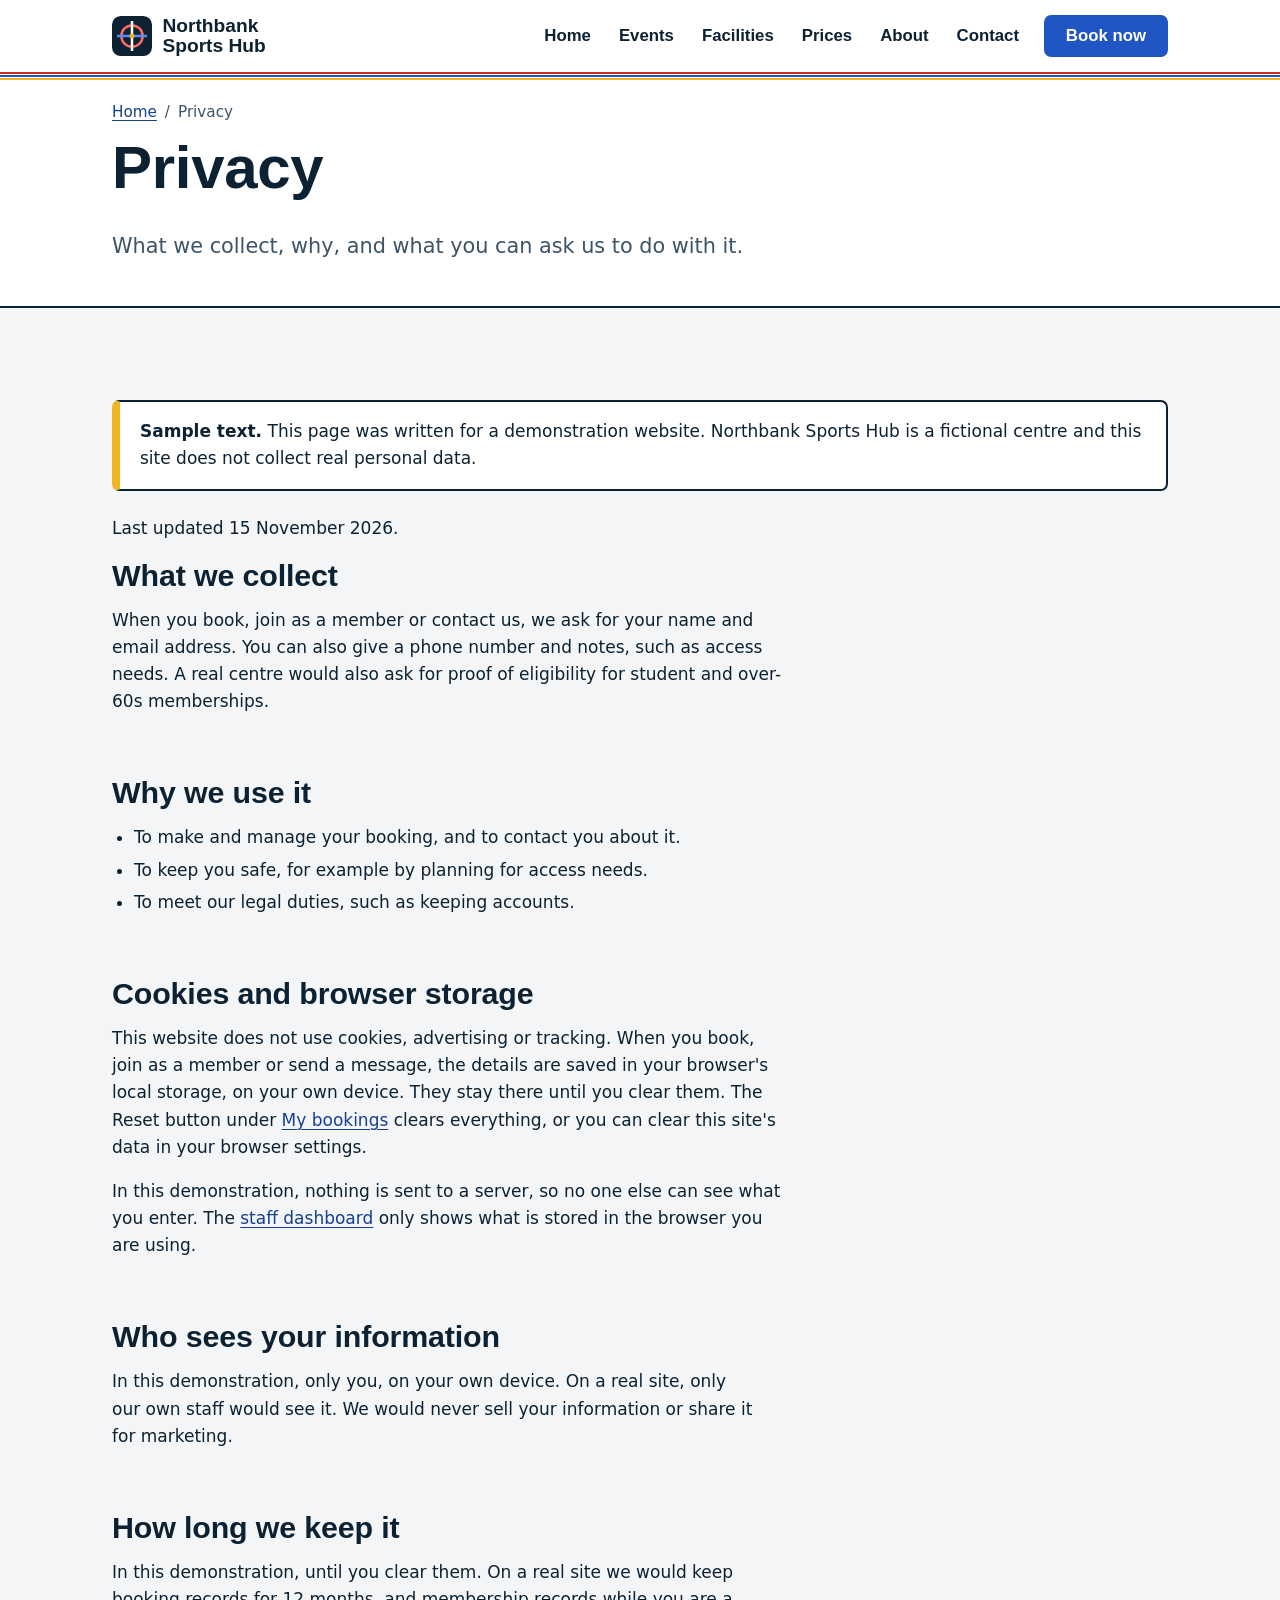
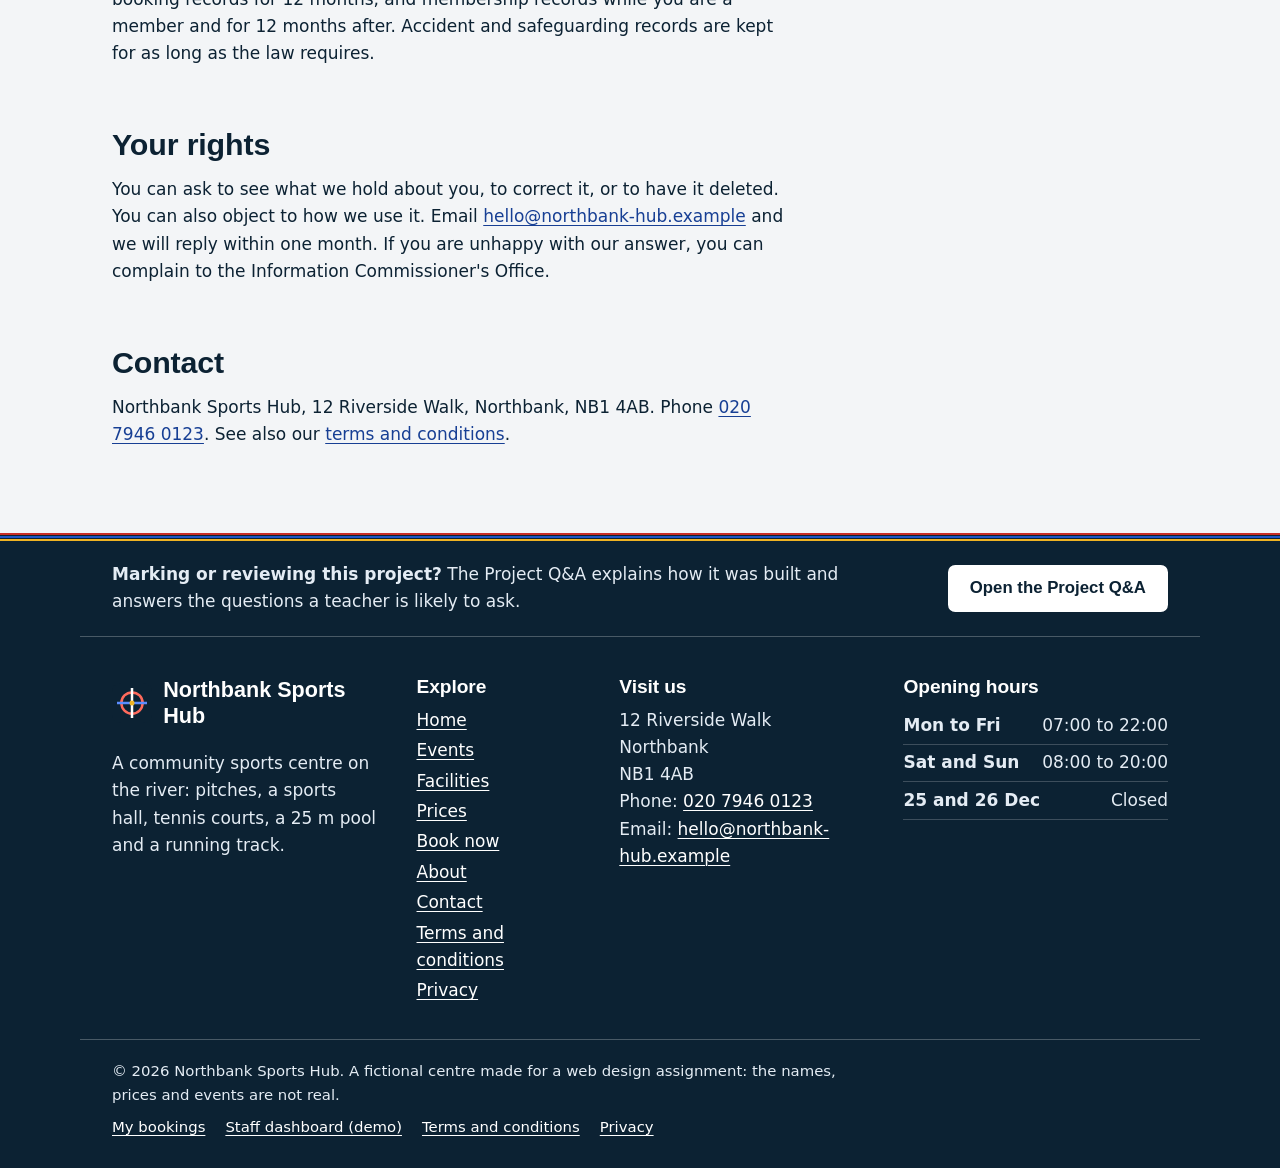
<file: privacy.html>
<!doctype html>
<html lang="en-GB">
<head>
<meta charset="utf-8">
<meta name="viewport" content="width=device-width, initial-scale=1">
<title>Privacy | Northbank Sports Hub</title>
<meta name="description" content="How Northbank Sports Hub handles personal information.">
<meta name="theme-color" content="#0c2233">
<link rel="icon" href="assets/img/favicon.svg" type="image/svg+xml">
<link rel="stylesheet" href="assets/css/style.css">
<script>document.documentElement.classList.add("js");</script>
<script src="assets/js/main.js" defer></script>
</head>
<body>
<a class="skip" href="#main">Skip to main content</a>
<header class="site-header">
  <div class="wrap bar">
    <a class="brand" href="index.html"><img src="assets/img/logo.svg" width="40" height="40" alt=""><span>Northbank<br>Sports Hub</span></a>
    <button class="nav-toggle" type="button" aria-expanded="false" aria-controls="site-nav"><span class="nav-toggle-open">Menu</span><span class="nav-toggle-close">Close</span></button>
    <nav id="site-nav" class="site-nav" aria-label="Main">
      <ul>
        <li><a href="index.html">Home</a></li>
        <li><a href="events.html">Events</a></li>
        <li><a href="facilities.html">Facilities</a></li>
        <li><a href="pricing.html">Prices</a></li>
        <li><a href="about.html">About</a></li>
        <li><a href="contact.html">Contact</a></li>
        <li class="nav-cta"><a class="btn btn-primary" href="booking.html">Book now</a></li>
      </ul>
    </nav>
  </div>
</header>
<main id="main" tabindex="-1">
<section class="page-head" aria-labelledby="page-title">
  <div class="wrap">
    <nav class="crumbs" aria-label="Breadcrumb"><ol><li><a href="index.html">Home</a></li><li><span aria-current="page">Privacy</span></li></ol></nav>
    <h1 id="page-title">Privacy</h1>
    <p class="lead">What we collect, why, and what you can ask us to do with it.</p>
  </div>
</section>
<section class="section" aria-label="Privacy information">
  <div class="wrap">
    <div class="callout">
      <p><strong>Sample text.</strong> This page was written for a demonstration website. Northbank Sports Hub is a fictional centre and this site does not collect real personal data.</p>
    </div>
    <p>Last updated <time datetime="2026-11-15">15 November 2026</time>.</p>

    <div class="prose">
      <h2>What we collect</h2>
      <p>When you book, join as a member or contact us, we ask for your name and email address. You can also give a phone number and notes, such as access needs. A real centre would also ask for proof of eligibility for student and over-60s memberships.</p>

      <h2>Why we use it</h2>
      <ul>
        <li>To make and manage your booking, and to contact you about it.</li>
        <li>To keep you safe, for example by planning for access needs.</li>
        <li>To meet our legal duties, such as keeping accounts.</li>
      </ul>

      <h2>Cookies and browser storage</h2>
      <p>This website does not use cookies, advertising or tracking. When you book, join as a member or send a message, the details are saved in your browser's local storage, on your own device. They stay there until you clear them. The Reset button under <a href="my-bookings.html">My bookings</a> clears everything, or you can clear this site's data in your browser settings.</p>
      <p>In this demonstration, nothing is sent to a server, so no one else can see what you enter. The <a href="staff.html">staff dashboard</a> only shows what is stored in the browser you are using.</p>

      <h2>Who sees your information</h2>
      <p>In this demonstration, only you, on your own device. On a real site, only our own staff would see it. We would never sell your information or share it for marketing.</p>

      <h2>How long we keep it</h2>
      <p>In this demonstration, until you clear them. On a real site we would keep booking records for 12 months, and membership records while you are a member and for 12 months after. Accident and safeguarding records are kept for as long as the law requires.</p>

      <h2>Your rights</h2>
      <p>You can ask to see what we hold about you, to correct it, or to have it deleted. You can also object to how we use it. Email <a href="mailto:hello@northbank-hub.example">hello@northbank-hub.example</a> and we will reply within one month. If you are unhappy with our answer, you can complain to the Information Commissioner's Office.</p>

      <h2>Contact</h2>
      <p>Northbank Sports Hub, 12 Riverside Walk, Northbank, NB1 4AB. Phone <a href="tel:+442079460123">020 7946 0123</a>. See also our <a href="terms.html">terms and conditions</a>.</p>
    </div>
  </div>
</section>

</main>
<footer class="site-footer on-ink">
  <div class="wrap footer-qa">
    <p><strong>Marking or reviewing this project?</strong> The Project Q&amp;A explains how it was built and answers the questions a teacher is likely to ask.</p>
    <a class="btn btn-primary" href="qa.html">Open the Project Q&amp;A</a>
  </div>
  <div class="wrap footer-grid">
    <div class="footer-about">
      <p class="footer-brand"><img src="assets/img/logo.svg" width="40" height="40" alt=""> Northbank Sports Hub</p>
      <p>A community sports centre on the river: pitches, a sports hall, tennis courts, a 25 m pool and a running track.</p>
    </div>
    <nav aria-label="Site pages">
      <h2 class="footer-h">Explore</h2>
      <ul class="footer-list">
        <li><a href="index.html">Home</a></li>
        <li><a href="events.html">Events</a></li>
        <li><a href="facilities.html">Facilities</a></li>
        <li><a href="pricing.html">Prices</a></li>
        <li><a href="booking.html">Book now</a></li>
        <li><a href="about.html">About</a></li>
        <li><a href="contact.html">Contact</a></li>
        <li><a href="terms.html">Terms and conditions</a></li>
        <li><a href="privacy.html">Privacy</a></li>
      </ul>
    </nav>
    <div>
      <h2 class="footer-h">Visit us</h2>
      <address>12 Riverside Walk<br>Northbank<br>NB1 4AB</address>
      <p>Phone: <a href="tel:+442079460123">020 7946 0123</a><br>Email: <a href="mailto:hello@northbank-hub.example">hello@northbank-hub.example</a></p>
    </div>
    <div>
      <h2 class="footer-h">Opening hours</h2>
      <dl class="footer-hours">
        <div><dt>Mon to Fri</dt><dd>07:00 to 22:00</dd></div>
        <div><dt>Sat and Sun</dt><dd>08:00 to 20:00</dd></div>
        <div><dt>25 and 26 Dec</dt><dd>Closed</dd></div>
      </dl>
    </div>
  </div>
  <div class="wrap footer-base">
    <p>&copy; <span data-year>2026</span> Northbank Sports Hub. A fictional centre made for a web design assignment: the names, prices and events are not real.</p>
    <ul>
      <li><a href="my-bookings.html">My bookings</a></li>
      <li><a href="staff.html">Staff dashboard (demo)</a></li>
      <li><a href="terms.html">Terms and conditions</a></li>
      <li><a href="privacy.html">Privacy</a></li>
    </ul>
  </div>
</footer>
</body>
</html>
</file>
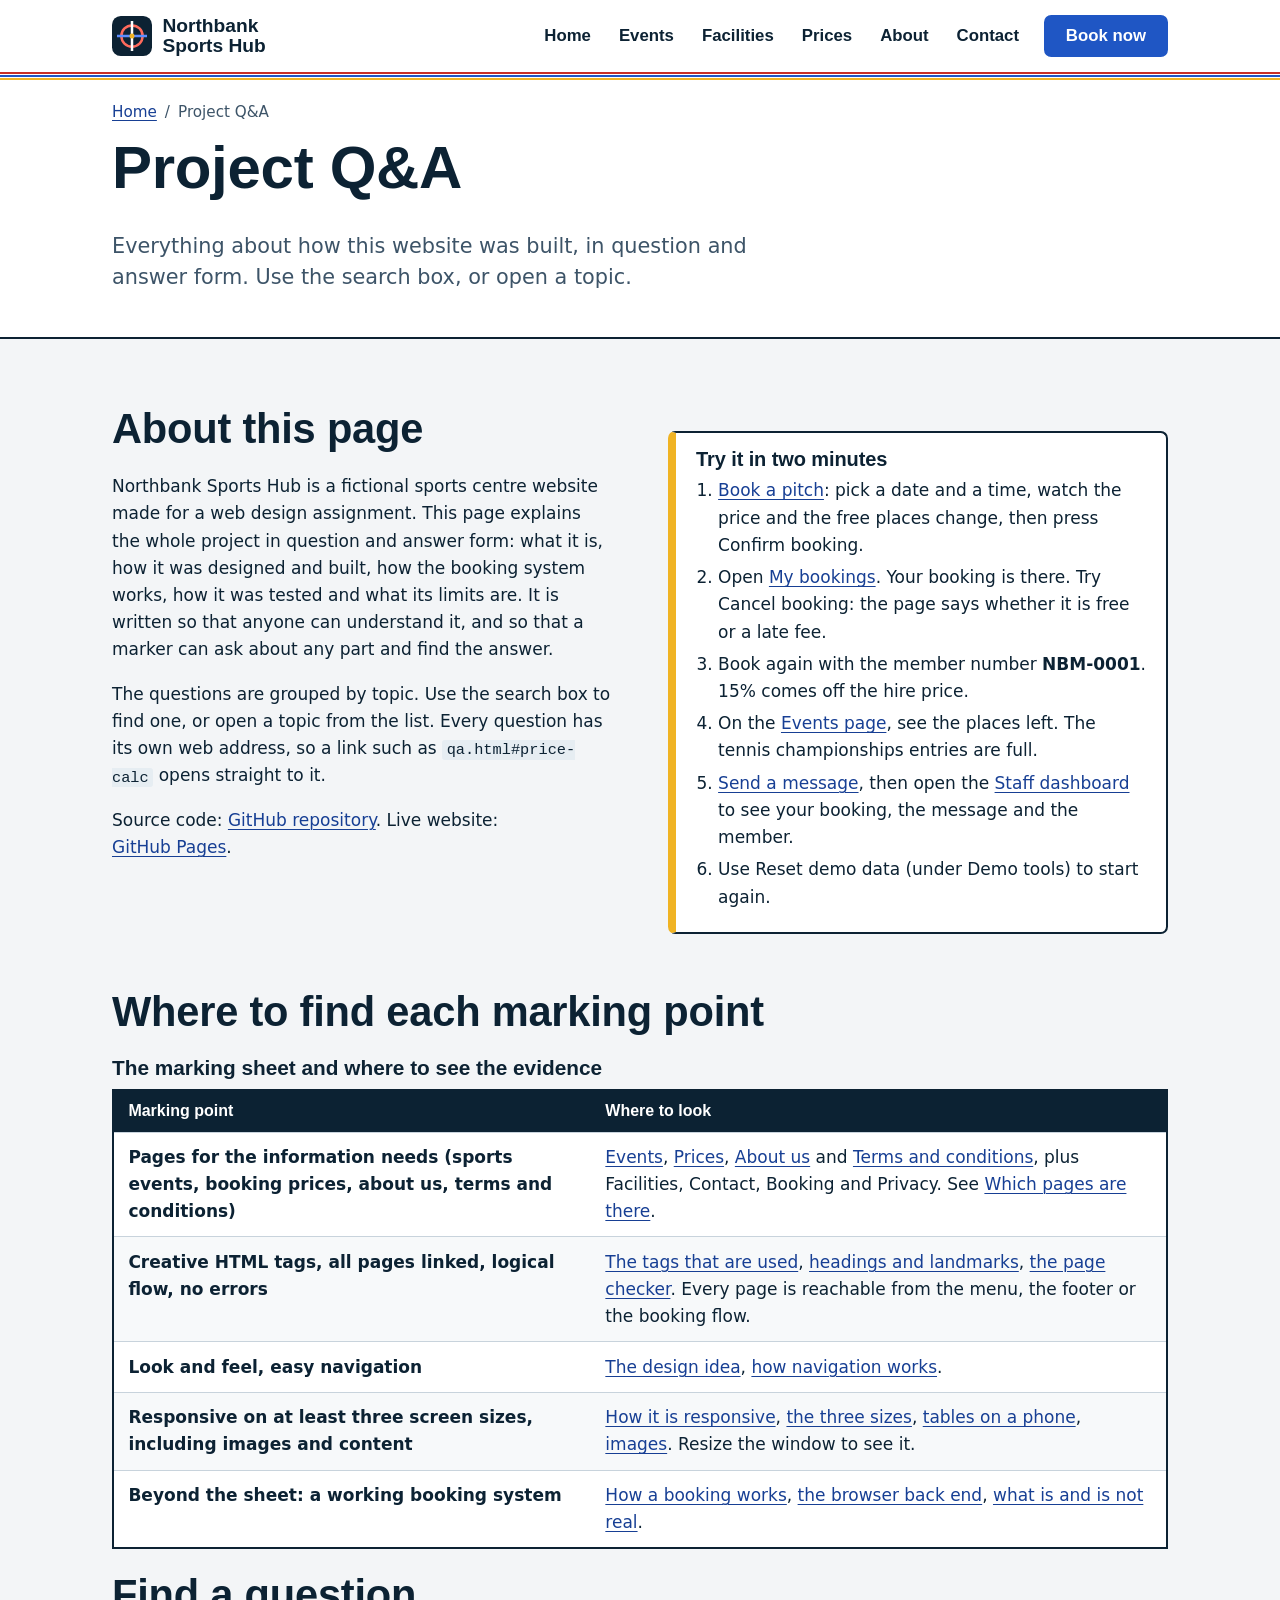
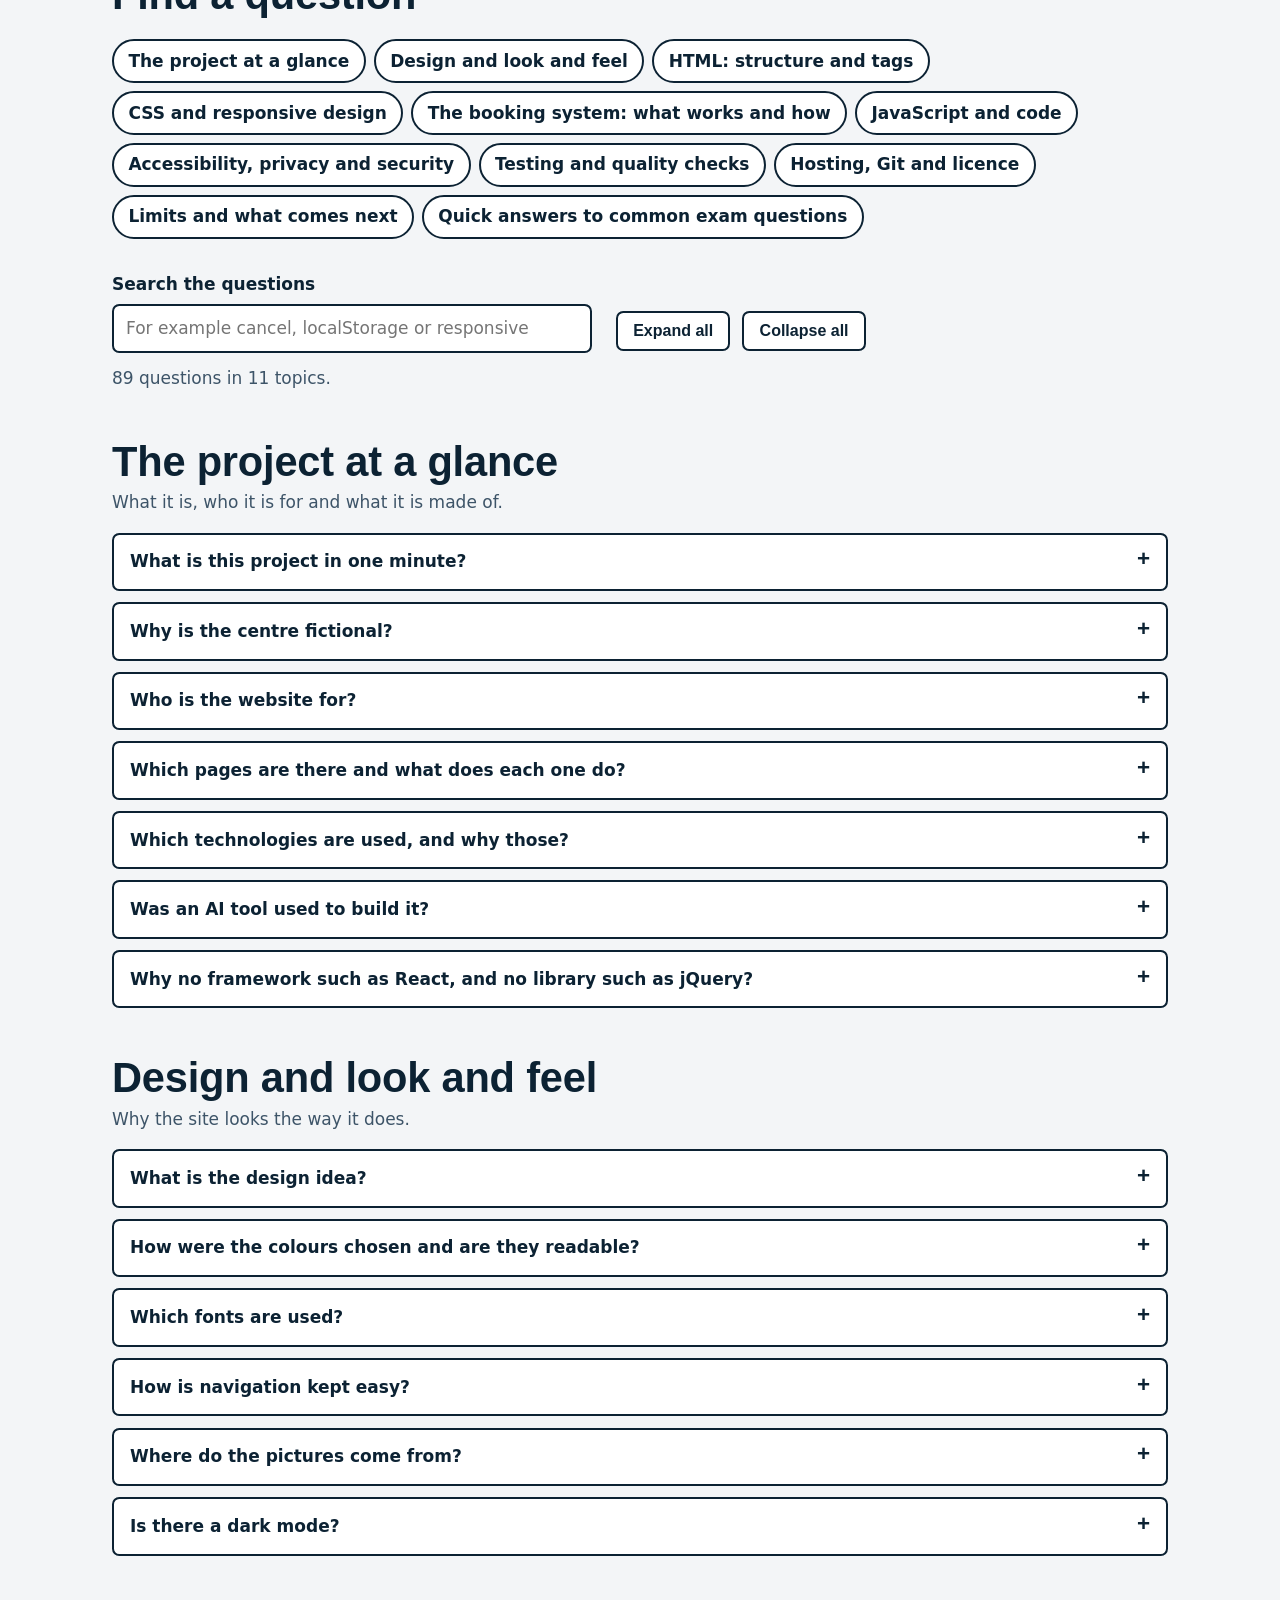
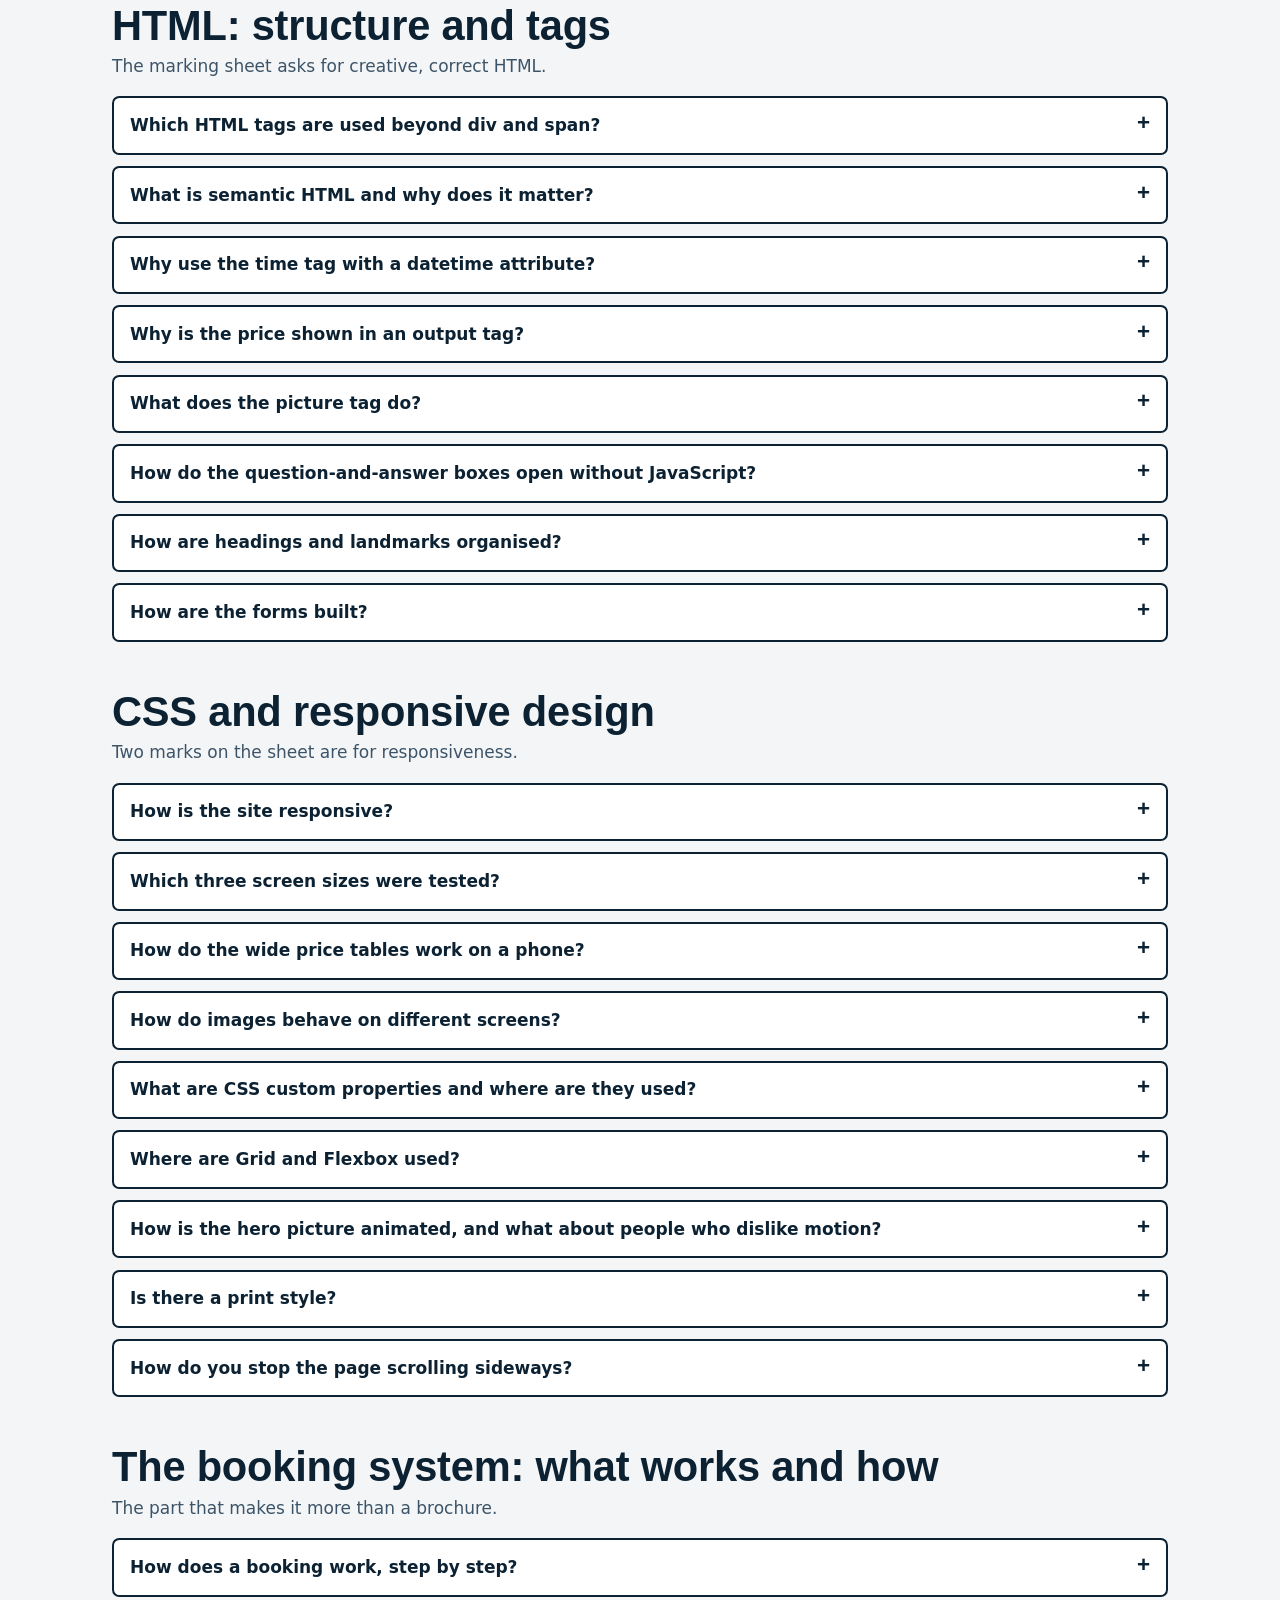
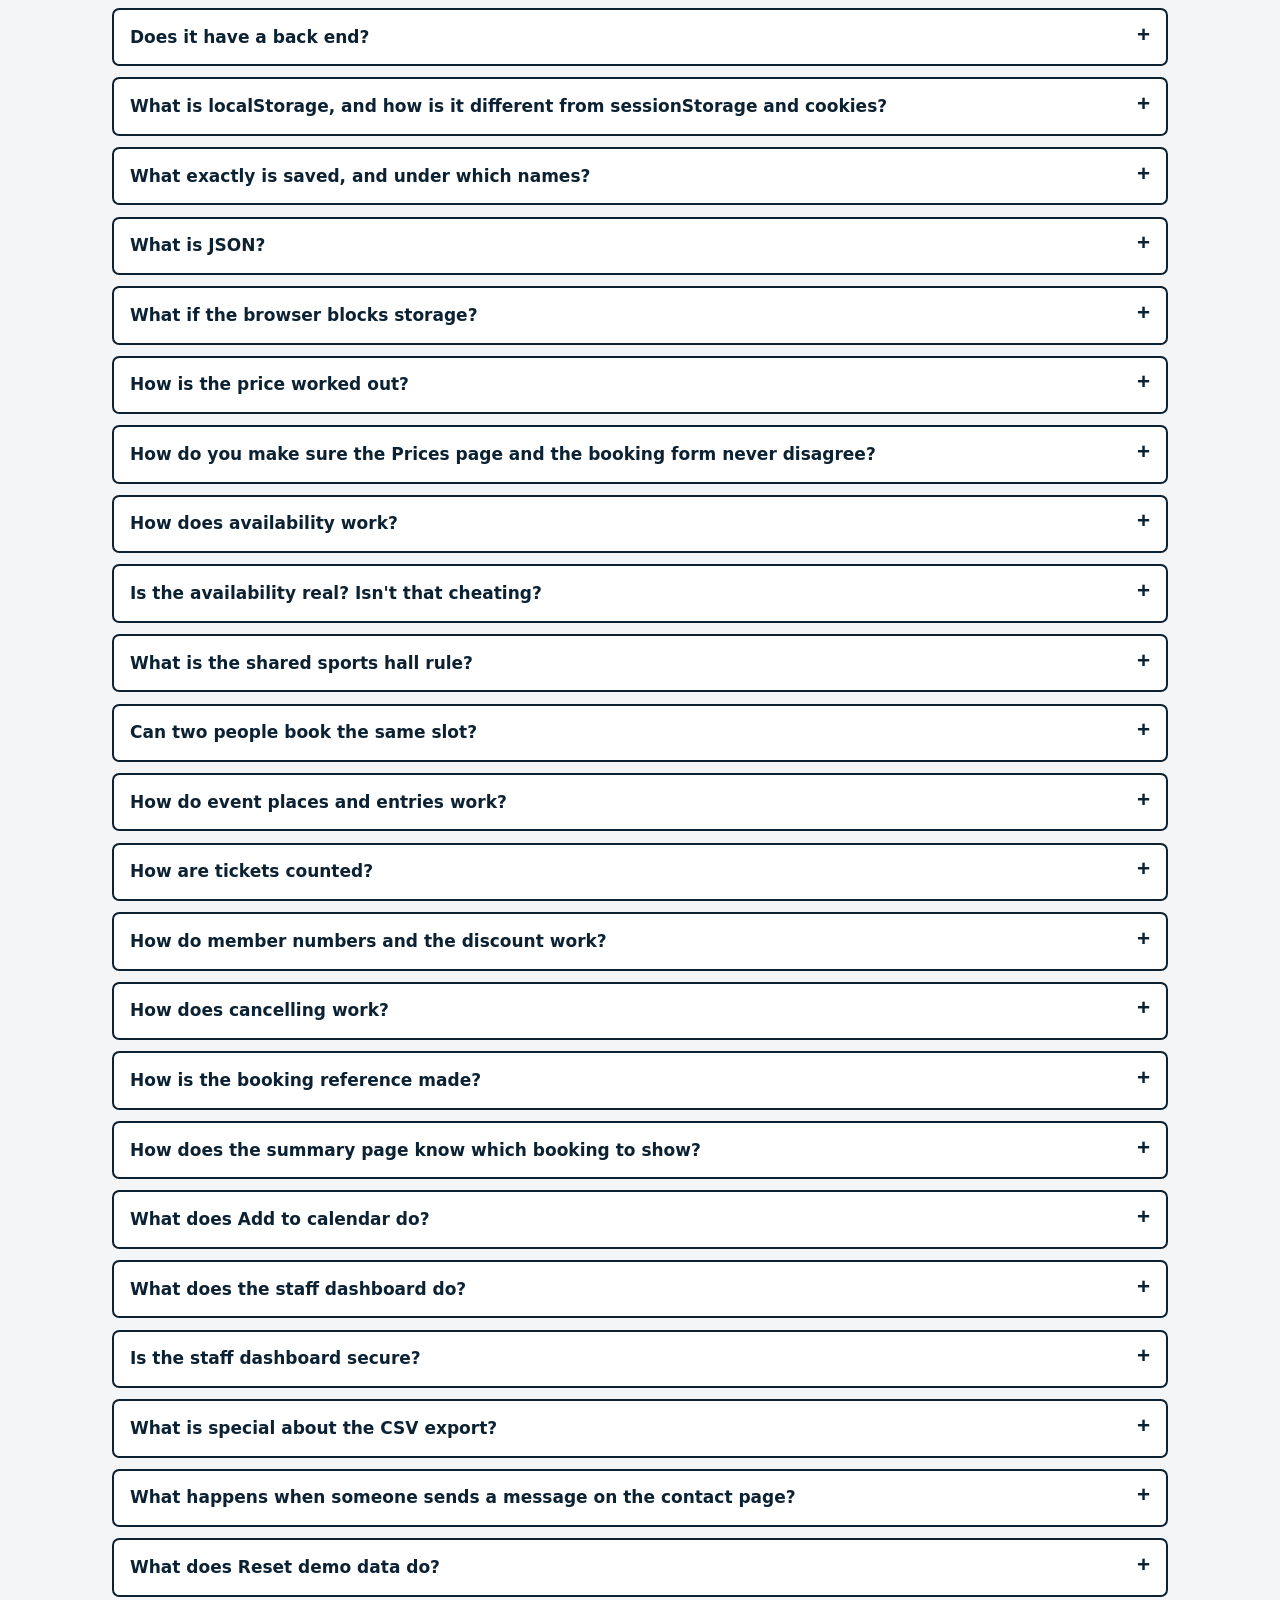
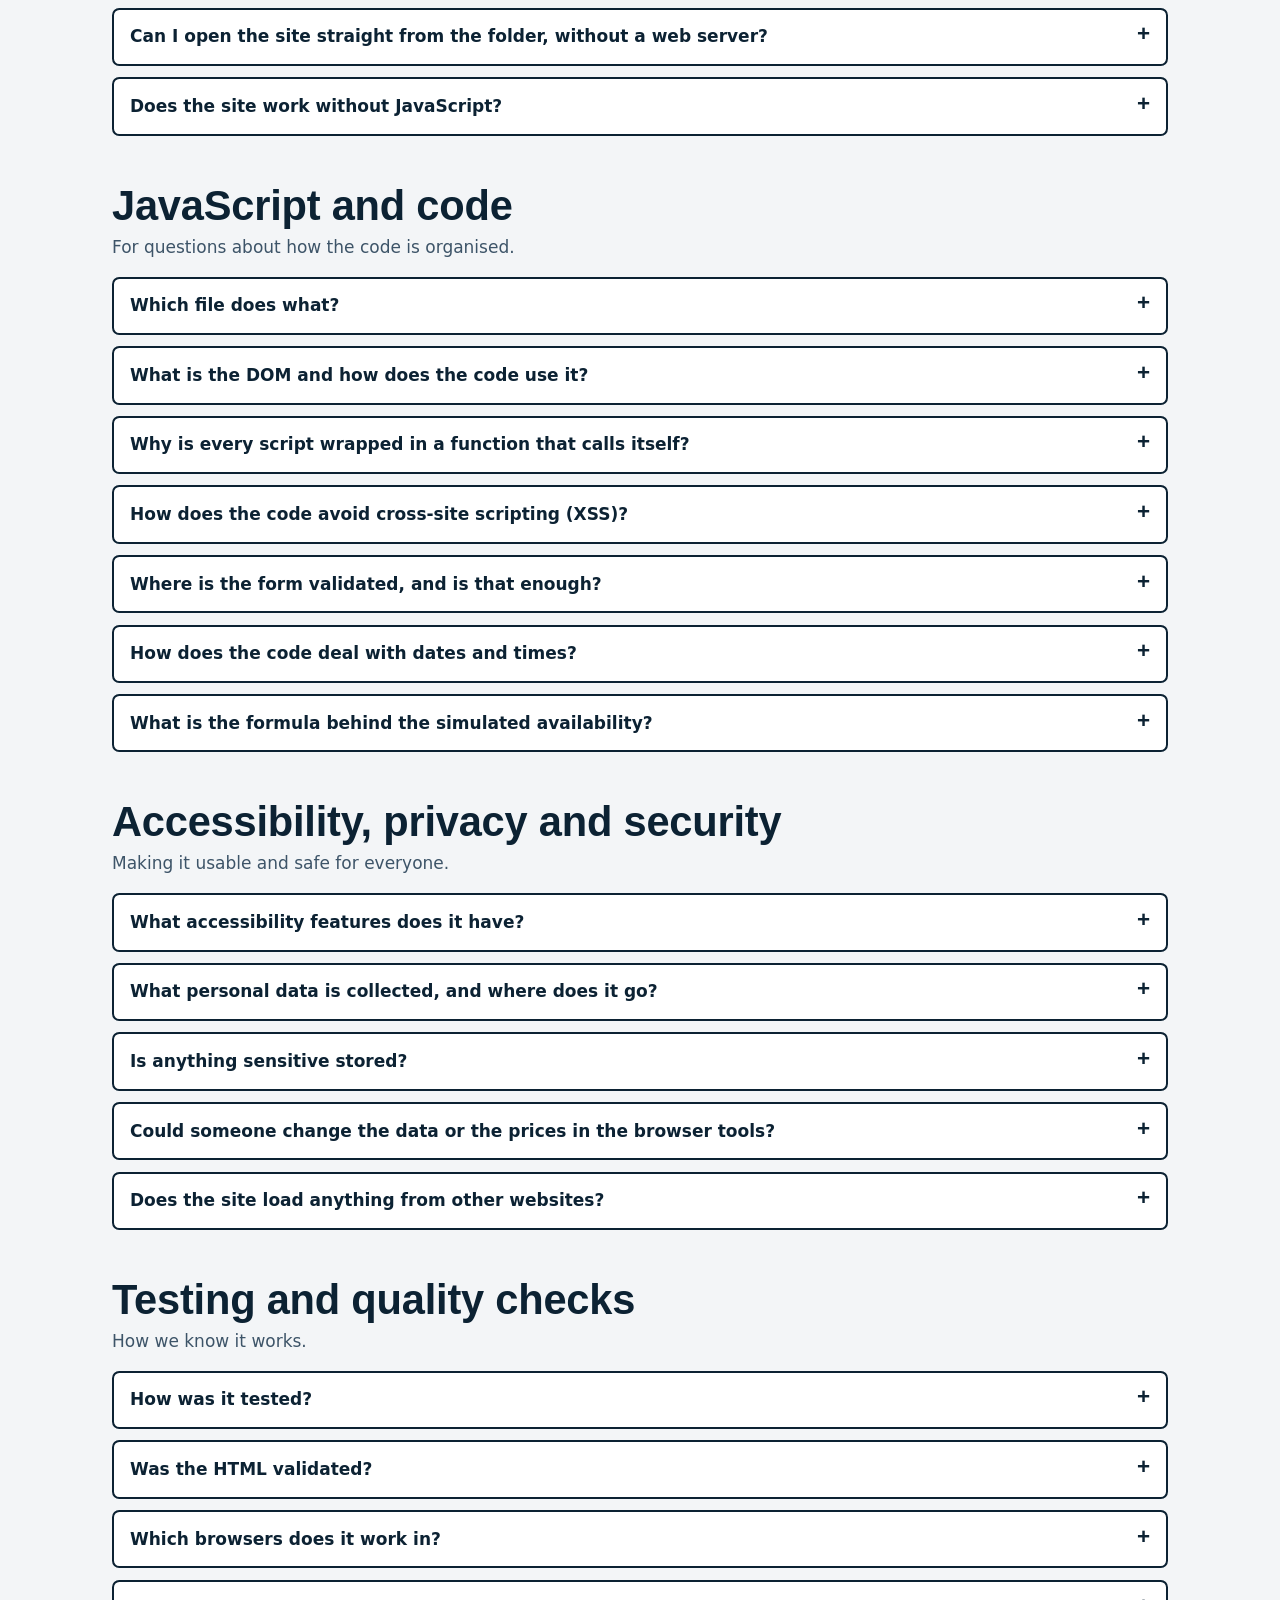
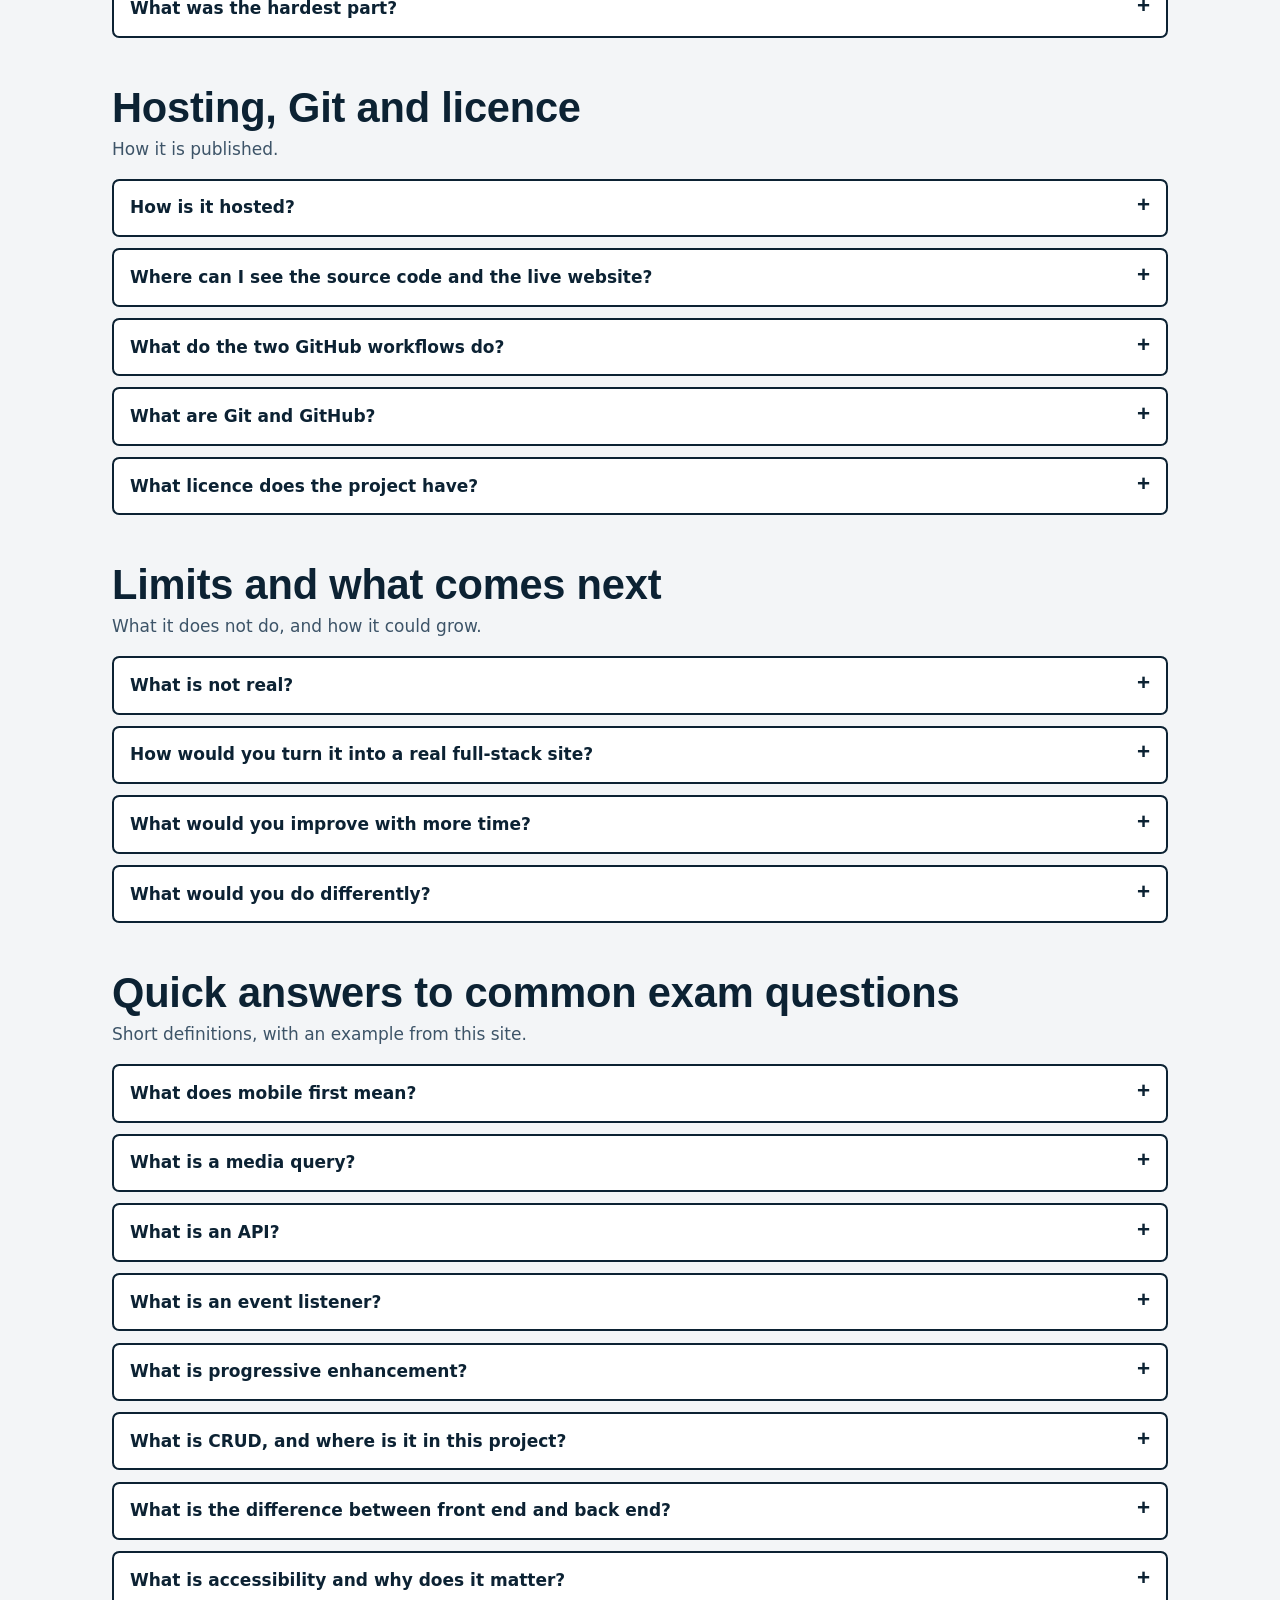
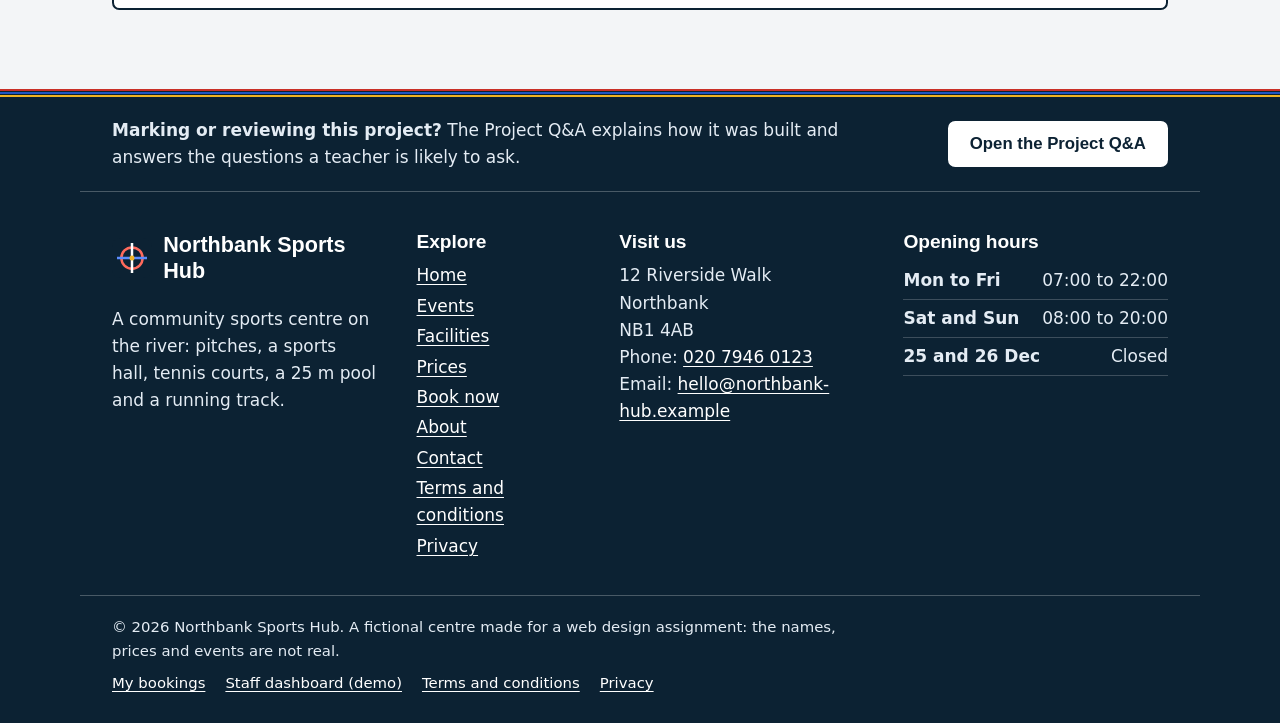
<file: qa.html>
<!doctype html>
<html lang="en-GB">
<head>
<meta charset="utf-8">
<meta name="viewport" content="width=device-width, initial-scale=1">
<title>Project Q&amp;A | Northbank Sports Hub</title>
<meta name="description" content="Questions and answers about how the Northbank Sports Hub website was designed, built, tested and published.">
<meta name="theme-color" content="#0c2233">
<link rel="icon" href="assets/img/favicon.svg" type="image/svg+xml">
<link rel="stylesheet" href="assets/css/style.css">
<script>document.documentElement.classList.add("js");</script>
<script src="assets/js/main.js" defer></script>
<script src="assets/js/qa.js" defer></script>
</head>
<body>
<a class="skip" href="#main">Skip to main content</a>
<header class="site-header">
  <div class="wrap bar">
    <a class="brand" href="index.html"><img src="assets/img/logo.svg" width="40" height="40" alt=""><span>Northbank<br>Sports Hub</span></a>
    <button class="nav-toggle" type="button" aria-expanded="false" aria-controls="site-nav"><span class="nav-toggle-open">Menu</span><span class="nav-toggle-close">Close</span></button>
    <nav id="site-nav" class="site-nav" aria-label="Main">
      <ul>
        <li><a href="index.html">Home</a></li>
        <li><a href="events.html">Events</a></li>
        <li><a href="facilities.html">Facilities</a></li>
        <li><a href="pricing.html">Prices</a></li>
        <li><a href="about.html">About</a></li>
        <li><a href="contact.html">Contact</a></li>
        <li class="nav-cta"><a class="btn btn-primary" href="booking.html">Book now</a></li>
      </ul>
    </nav>
  </div>
</header>
<main id="main" tabindex="-1">
<section class="page-head" aria-labelledby="page-title">
  <div class="wrap">
    <nav class="crumbs" aria-label="Breadcrumb"><ol><li><a href="index.html">Home</a></li><li><span aria-current="page">Project Q&amp;A</span></li></ol></nav>
    <h1 id="page-title">Project Q&amp;A</h1>
    <p class="lead">Everything about how this website was built, in question and answer form. Use the search box, or open a topic.</p>
  </div>
</section>
<section class="section" aria-label="Project questions and answers">
  <div class="wrap">
    <div class="split qa-top">
      <div>
        <h2 id="about-qa">About this page</h2>
        <p>Northbank Sports Hub is a fictional sports centre website made for a web design assignment. This page explains the whole project in question and answer form: what it is, how it was designed and built, how the booking system works, how it was tested and what its limits are. It is written so that anyone can understand it, and so that a marker can ask about any part and find the answer.</p>
        <p>The questions are grouped by topic. Use the search box to find one, or open a topic from the list. Every question has its own web address, so a link such as <code>qa.html#price-calc</code> opens straight to it.</p>
        <p>Source code: <a href="https://github.com/md8-habibullah/northbank-sports-hub">GitHub repository</a>. Live website: <a href="https://md8-habibullah.github.io/northbank-sports-hub/">GitHub Pages</a>.</p>
      </div>
      <div class="callout">
        <h2 id="tour-title">Try it in two minutes</h2>
        <ol class="steps">
          <li><a href="booking.html">Book a pitch</a>: pick a date and a time, watch the price and the free places change, then press Confirm booking.</li>
          <li>Open <a href="my-bookings.html">My bookings</a>. Your booking is there. Try Cancel booking: the page says whether it is free or a late fee.</li>
          <li>Book again with the member number <strong>NBM-0001</strong>. 15% comes off the hire price.</li>
          <li>On the <a href="events.html">Events page</a>, see the places left. The tennis championships entries are full.</li>
          <li><a href="contact.html">Send a message</a>, then open the <a href="staff.html">Staff dashboard</a> to see your booking, the message and the member.</li>
          <li>Use Reset demo data (under Demo tools) to start again.</li>
        </ol>
      </div>
    </div>

    <section aria-labelledby="mark-title">
      <h2 id="mark-title">Where to find each marking point</h2>
      <div class="table-wrap">
        <table class="prices stack">
          <caption>The marking sheet and where to see the evidence</caption>
          <thead>
            <tr><th scope="col">Marking point</th><th scope="col">Where to look</th></tr>
          </thead>
          <tbody>
            <tr><th scope="row" data-label="Marking point">Pages for the information needs (sports events, booking prices, about us, terms and conditions)</th><td data-label="Where to look"><a href="events.html">Events</a>, <a href="pricing.html">Prices</a>, <a href="about.html">About us</a> and <a href="terms.html">Terms and conditions</a>, plus Facilities, Contact, Booking and Privacy. See <a href="#pages">Which pages are there</a>.</td></tr>
            <tr><th scope="row" data-label="Marking point">Creative HTML tags, all pages linked, logical flow, no errors</th><td data-label="Where to look"><a href="#tags">The tags that are used</a>, <a href="#headings">headings and landmarks</a>, <a href="#how-tested">the page checker</a>. Every page is reachable from the menu, the footer or the booking flow.</td></tr>
            <tr><th scope="row" data-label="Marking point">Look and feel, easy navigation</th><td data-label="Where to look"><a href="#design-idea">The design idea</a>, <a href="#navigation">how navigation works</a>.</td></tr>
            <tr><th scope="row" data-label="Marking point">Responsive on at least three screen sizes, including images and content</th><td data-label="Where to look"><a href="#responsive">How it is responsive</a>, <a href="#three-sizes">the three sizes</a>, <a href="#tables-mobile">tables on a phone</a>, <a href="#images-responsive">images</a>. Resize the window to see it.</td></tr>
            <tr><th scope="row" data-label="Marking point">Beyond the sheet: a working booking system</th><td data-label="Where to look"><a href="#booking-steps">How a booking works</a>, <a href="#is-backend">the browser back end</a>, <a href="#not-real">what is and is not real</a>.</td></tr>
          </tbody>
        </table>
      </div>
    </section>

    <section aria-labelledby="find-title">
      <h2 id="find-title">Find a question</h2>
      <nav aria-label="Topics on this page">
        <ul class="jump-nav">
        <li><a href="#glance">The project at a glance</a></li>
        <li><a href="#design">Design and look and feel</a></li>
        <li><a href="#html">HTML: structure and tags</a></li>
        <li><a href="#css">CSS and responsive design</a></li>
        <li><a href="#booking">The booking system: what works and how</a></li>
        <li><a href="#js">JavaScript and code</a></li>
        <li><a href="#quality">Accessibility, privacy and security</a></li>
        <li><a href="#testing">Testing and quality checks</a></li>
        <li><a href="#hosting">Hosting, Git and licence</a></li>
        <li><a href="#limits">Limits and what comes next</a></li>
        <li><a href="#basics">Quick answers to common exam questions</a></li>
        </ul>
      </nav>
      <div class="qa-tools js-only">
        <div class="qa-bar">
          <div class="field qa-search">
            <label for="qa-search">Search the questions</label>
            <input type="search" id="qa-search" autocomplete="off" placeholder="For example cancel, localStorage or responsive">
          </div>
          <div class="btn-row">
            <button type="button" class="btn btn-small" id="qa-open">Expand all</button>
            <button type="button" class="btn btn-small" id="qa-close">Collapse all</button>
          </div>
        </div>
        <p class="qa-count" id="qa-count" aria-live="polite">89 questions in 11 topics.</p>
      </div>
      <p class="callout" id="qa-none" role="status" hidden>No question matches those words. Try a shorter word, or clear the box.</p>
    </section>

    <section class="qa-group" id="glance" aria-labelledby="glance-title">
      <h2 id="glance-title">The project at a glance</h2>
      <p class="qa-group-intro">What it is, who it is for and what it is made of.</p>
      <details class="qa-item" id="what-is-it">
        <summary>What is this project in one minute?</summary>
        <div class="qa-answer">
<p>Northbank Sports Hub is a complete, working website for a made-up community sports centre. A visitor can read about sports events, check prices, look at the facilities, book a pitch, court, lane or room, buy event tickets, join as a member, cancel a booking and send a message. A second, hidden-from-the-menu page shows the same activity from the staff side.</p>
<p>It is written in plain HTML, CSS and JavaScript. There is no framework, no build step and no server. Everything a visitor enters is saved in their own browser.</p>
        </div>
      </details>
      <details class="qa-item" id="why-fictional">
        <summary>Why is the centre fictional?</summary>
        <div class="qa-answer">
<p>The task was a web design assignment, so the centre, people, prices, events, phone number and email address are all invented. The email domain ends in <code>.example</code> and the phone number is from the range reserved for drama, so nothing can reach a real person. The terms and privacy pages are sample text, not legal advice.</p>
        </div>
      </details>
      <details class="qa-item" id="audience">
        <summary>Who is the website for?</summary>
        <div class="qa-answer">
<p>Three kinds of visitor: local people who want to book a pitch or court after work, families and schools looking for events and a pool, and club organisers who need to hire a space or enter a team. That is why the home page shows the next events and the booking button first, and why the prices are one click away.</p>
        </div>
      </details>
      <details class="qa-item" id="pages">
        <summary>Which pages are there and what does each one do?</summary>
        <div class="qa-answer">
<div class="table-wrap"><table class="prices stack">
<caption>All pages of the website</caption>
<thead><tr><th scope="col">Page</th><th scope="col">What it does</th></tr></thead>
<tbody>
<tr><th scope="row" data-label="Page"><a href="index.html">Home</a></th><td data-label="What it does">Hero, next events, facilities, prices, how booking works, how to find us.</td></tr>
<tr><th scope="row" data-label="Page"><a href="events.html">Events</a></th><td data-label="What it does">Eight events with a sport filter, a live count of places left and a Book button.</td></tr>
<tr><th scope="row" data-label="Page"><a href="facilities.html">Facilities</a></th><td data-label="What it does">The pitches, sports hall, tennis courts, pool, track and function room.</td></tr>
<tr><th scope="row" data-label="Page"><a href="pricing.html">Prices</a></th><td data-label="What it does">Hire prices (peak and off-peak), memberships with an online join form, tickets and entry fees.</td></tr>
<tr><th scope="row" data-label="Page"><a href="booking.html">Book</a></th><td data-label="What it does">The booking form: live price, live availability, member number check.</td></tr>
<tr><th scope="row" data-label="Page"><a href="confirmation.html">Summary</a></th><td data-label="What it does">The saved booking with its reference, calendar download and print.</td></tr>
<tr><th scope="row" data-label="Page"><a href="my-bookings.html">My bookings</a></th><td data-label="What it does">Lists, searches and cancels the bookings saved in this browser.</td></tr>
<tr><th scope="row" data-label="Page"><a href="staff.html">Staff dashboard</a></th><td data-label="What it does">The back-office view: all bookings, event capacity, messages and members.</td></tr>
<tr><th scope="row" data-label="Page"><a href="about.html">About us</a></th><td data-label="What it does">Story, timeline, values, numbers and team.</td></tr>
<tr><th scope="row" data-label="Page"><a href="contact.html">Contact</a></th><td data-label="What it does">Address, opening hours, map, a message form and common questions.</td></tr>
<tr><th scope="row" data-label="Page"><a href="terms.html">Terms</a> and <a href="privacy.html">Privacy</a></th><td data-label="What it does">Sample legal pages that the booking rules point to.</td></tr>
<tr><th scope="row" data-label="Page">Project Q&amp;A</th><td data-label="What it does">This page.</td></tr>
</tbody></table></div>
<p>There is also a 404 page for addresses that do not exist.</p>
        </div>
      </details>
      <details class="qa-item" id="tech">
        <summary>Which technologies are used, and why those?</summary>
        <div class="qa-answer">
<ul>
<li><strong>HTML</strong> for structure and meaning.</li>
<li><strong>CSS</strong> for layout, colour and responsiveness. One file, <code>assets/css/style.css</code>.</li>
<li><strong>JavaScript</strong> (plain, no libraries) for the booking logic, availability, the saved data and small helpers.</li>
<li><strong>SVG</strong> for every picture, so there are no photos to license and the images stay sharp at any size.</li>
<li><strong>localStorage</strong> as the stand-in for a back end.</li>
<li><strong>GitHub Pages</strong> to host it for free.</li>
</ul>
<p>Nothing needs installing: a browser is enough, which also makes it easy to explain and to mark.</p>
        </div>
      </details>
      <details class="qa-item" id="ai-used">
        <summary>Was an AI tool used to build it?</summary>
        <div class="qa-answer">
<p>Yes. The assignment allowed asking an AI, and this site was built with an AI coding assistant (Claude Code) working from the marking sheet. The person submitting it is expected to understand it and be able to explain it, and this Q&amp;A page exists to make that easy. Every behaviour described here can be checked on the live site or in the files.</p>
        </div>
      </details>
      <details class="qa-item" id="no-framework">
        <summary>Why no framework such as React, and no library such as jQuery?</summary>
        <div class="qa-answer">
<p>The site is small enough that a framework would add more to learn and explain than it saves. Plain files load fast, work offline from a folder, need no build step and are easy to host. It also keeps the whole thing readable: each script is short and does one job.</p>
        </div>
      </details>
    </section>

    <section class="qa-group" id="design" aria-labelledby="design-title">
      <h2 id="design-title">Design and look and feel</h2>
      <p class="qa-group-intro">Why the site looks the way it does.</p>
      <details class="qa-item" id="design-idea">
        <summary>What is the design idea?</summary>
        <div class="qa-answer">
<p>The idea is a multi-sport hall floor. In a real sports hall, the lines for basketball, badminton and volleyball are painted over each other in different colours. The site does the same: each sport has its own line colour (green for football, blue for badminton, teal for swimming, red for basketball, a tennis-ball yellow-green for tennis, orange for running), and that colour is used for event tags, event rows, price dots and tiles. The hero picture is the hall floor itself.</p>
        </div>
      </details>
      <details class="qa-item" id="colours">
        <summary>How were the colours chosen and are they readable?</summary>
        <div class="qa-answer">
<p>A deep navy ink colour carries the text on a pale grey-blue page, with the sport colours used as accents. They are stored once as CSS custom properties at the top of the stylesheet, so a change there changes the whole site. The text and button colour pairs were checked with a small contrast script against the WCAG AA level (at least 4.5 to 1 for normal text). Meaning is never carried by colour alone: statuses always have a word as well, such as Confirmed or Cancelled.</p>
        </div>
      </details>
      <details class="qa-item" id="fonts">
        <summary>Which fonts are used?</summary>
        <div class="qa-answer">
<p>No font files are downloaded. Headings use a condensed system font stack (Bahnschrift, then similar fonts, then Arial) and the body uses the system's own UI font. That keeps pages fast and avoids sending visitors' data to a font service. The trade-off is that the exact letter shapes differ a little between Windows, macOS and Linux.</p>
        </div>
      </details>
      <details class="qa-item" id="navigation">
        <summary>How is navigation kept easy?</summary>
        <div class="qa-answer">
<ul>
<li>The same header on every page, with the current page marked (<code>aria-current</code>) and a Book now button in it.</li>
<li>Breadcrumbs under the page title, so you always know where you are.</li>
<li>A footer on every page with the main pages, the opening hours, My bookings and a button to this Q&amp;A.</li>
<li>A logical flow: Home, Events or Facilities, Prices, Book, Summary, My bookings.</li>
<li>On phones the menu folds into a Menu button that also closes with the Escape key.</li>
<li>A custom 404 page that links back into the site.</li>
</ul>
        </div>
      </details>
      <details class="qa-item" id="pictures">
        <summary>Where do the pictures come from?</summary>
        <div class="qa-answer">
<p>They were drawn for this site as SVG files: a top-down court or pool for each facility, the hero hall floor, a logo, a favicon and a map. Because they are drawings, there are no copyright problems, they are tiny (the whole <code>assets/img</code> folder is under 60 KB), and they scale to any screen without going blurry. Each has a descriptive <code>alt</code> text.</p>
        </div>
      </details>
      <details class="qa-item" id="dark-mode">
        <summary>Is there a dark mode?</summary>
        <div class="qa-answer">
<p>No. The site declares a light colour scheme and was designed and checked for contrast in that one scheme. A dark theme would be a good next step: because the colours are CSS custom properties, it would mostly mean redefining the values inside a <code>prefers-color-scheme: dark</code> block and re-checking contrast.</p>
        </div>
      </details>
    </section>

    <section class="qa-group" id="html" aria-labelledby="html-title">
      <h2 id="html-title">HTML: structure and tags</h2>
      <p class="qa-group-intro">The marking sheet asks for creative, correct HTML.</p>
      <details class="qa-item" id="tags">
        <summary>Which HTML tags are used beyond div and span?</summary>
        <div class="qa-answer">
<p>Structure: <code>header</code>, <code>nav</code>, <code>main</code>, <code>section</code>, <code>article</code>, <code>aside</code>, <code>footer</code>. Content: <code>figure</code> with <code>figcaption</code>, <code>picture</code> with <code>source</code>, <code>address</code>, <code>blockquote</code>, <code>time</code>, <code>mark</code>, <code>details</code> with <code>summary</code>, <code>dl</code> with <code>dt</code> and <code>dd</code>. Tables: <code>caption</code>, <code>thead</code>, <code>tbody</code>, <code>th scope</code>. Forms: <code>fieldset</code>, <code>legend</code>, <code>label</code>, <code>output</code>, <code>select</code>, <code>textarea</code> and input types for email, tel, date, number, search and checkbox. Plus <code>noscript</code> for visitors without JavaScript.</p>
        </div>
      </details>
      <details class="qa-item" id="semantic">
        <summary>What is semantic HTML and why does it matter?</summary>
        <div class="qa-answer">
<p>Semantic HTML means choosing the tag that describes what the content is, not just how it should look. A <code>nav</code> is navigation, a <code>time</code> is a date a computer can read, an <code>address</code> is contact information. It matters because screen readers and search engines use those meanings, because keyboard users can jump between landmarks, and because the page still makes sense with the CSS switched off.</p>
        </div>
      </details>
      <details class="qa-item" id="time-tag">
        <summary>Why use the time tag with a datetime attribute?</summary>
        <div class="qa-answer">
<p>People read "Sat 5 Dec 2026", but a computer needs a fixed format. <code>&lt;time datetime="2026-12-05"&gt;</code> gives both: the visible text for people and the standard date for browsers, search engines and assistive technology.</p>
        </div>
      </details>
      <details class="qa-item" id="output-tag">
        <summary>Why is the price shown in an output tag?</summary>
        <div class="qa-answer">
<p><code>output</code> is the element made for the result of a calculation. The booking form recalculates the price every time you change a choice, and <code>output</code> tells assistive technology that this value is a computed result.</p>
        </div>
      </details>
      <details class="qa-item" id="picture-tag">
        <summary>What does the picture tag do?</summary>
        <div class="qa-answer">
<p>It lets the browser choose between images. On the home page, phones get <code>hero-hall-close.svg</code>, a tighter crop of the hall floor that stays readable on a narrow screen, while larger screens get the full picture. This is called art direction: a different crop, not just a smaller copy of the same image.</p>
        </div>
      </details>
      <details class="qa-item" id="details-tag">
        <summary>How do the question-and-answer boxes open without JavaScript?</summary>
        <div class="qa-answer">
<p>They are <code>details</code> and <code>summary</code> elements. The browser itself opens and closes them, and they work with the keyboard and with screen readers. This page's JavaScript only adds the search box and the Expand all and Collapse all buttons on top.</p>
        </div>
      </details>
      <details class="qa-item" id="headings">
        <summary>How are headings and landmarks organised?</summary>
        <div class="qa-answer">
<p>Each page has exactly one <code>h1</code> and the levels never skip (h1, then h2, then h3). Landmarks (<code>header</code>, <code>nav</code>, <code>main</code>, <code>footer</code>) have labels where there is more than one navigation. A "Skip to main content" link is the first thing a keyboard user reaches. The checker script in <code>tools/</code> tests the single <code>h1</code> and the heading order on every page.</p>
        </div>
      </details>
      <details class="qa-item" id="forms-html">
        <summary>How are the forms built?</summary>
        <div class="qa-answer">
<ul>
<li>Every field has a visible <code>label</code> tied to it with <code>for</code> and <code>id</code>.</li>
<li>Related fields are grouped in a <code>fieldset</code> with a <code>legend</code>.</li>
<li>The browser checks the basics for free: <code>required</code>, <code>type="email"</code>, number ranges and the date minimum and maximum.</li>
<li><code>autocomplete</code> values let browsers fill in name, email and phone.</li>
<li>Where the standard checks are not enough (is this time free? does this member number exist?), JavaScript sets a custom message with <code>setCustomValidity</code>, so the browser shows it in the same way as its own messages.</li>
</ul>
        </div>
      </details>
    </section>

    <section class="qa-group" id="css" aria-labelledby="css-title">
      <h2 id="css-title">CSS and responsive design</h2>
      <p class="qa-group-intro">Two marks on the sheet are for responsiveness.</p>
      <details class="qa-item" id="responsive">
        <summary>How is the site responsive?</summary>
        <div class="qa-answer">
<p>It is built mobile first: the base CSS is the phone layout, and two <code>min-width</code> media queries add the tablet layout (from 40em, about 640 px) and the desktop layout (from 62em, about 992 px). On top of that, fluid sizing with <code>clamp()</code> lets headings and spacing grow smoothly, and CSS Grid and Flexbox let rows wrap or stack when there is no room. Images have a width and height and <code>max-width: 100%</code>, so nothing overflows the screen.</p>
        </div>
      </details>
      <details class="qa-item" id="three-sizes">
        <summary>Which three screen sizes were tested?</summary>
        <div class="qa-answer">
<ul>
<li><strong>Phone:</strong> 375 px wide.</li>
<li><strong>Tablet:</strong> 768 px wide.</li>
<li><strong>Desktop:</strong> 1280 px wide.</li>
</ul>
<p>Screenshots of the home page at all three sizes are in the README (<code>docs/screenshots</code>). To see it yourself, open the site and drag the window narrower, or press F12 and use the device toolbar. Nothing should scroll sideways at any width.</p>
        </div>
      </details>
      <details class="qa-item" id="tables-mobile">
        <summary>How do the wide price tables work on a phone?</summary>
        <div class="qa-answer">
<p>A table with five columns cannot fit in 375 px. On phones, the CSS turns each row into a small card, and every cell shows its column name beside the value using the <code>data-label</code> attribute (<code>td::before</code> reads it). On tablets and desktops the same HTML shows as a normal table, so there is only one version of the content to maintain.</p>
        </div>
      </details>
      <details class="qa-item" id="images-responsive">
        <summary>How do images behave on different screens?</summary>
        <div class="qa-answer">
<p>They are SVG, so they scale without losing sharpness. Each has <code>width</code> and <code>height</code> attributes, so the browser reserves the right space before the image loads and the page does not jump. Pictures below the first screen use <code>loading="lazy"</code>, and the hero uses <code>fetchpriority="high"</code> because it is the first thing seen.</p>
        </div>
      </details>
      <details class="qa-item" id="custom-props">
        <summary>What are CSS custom properties and where are they used?</summary>
        <div class="qa-answer">
<p>They are variables in CSS, such as <code>--ink</code> or <code>--blue</code>, defined once in <code>:root</code> and used with <code>var(--ink)</code>. The sport colours use them in a clever way: each element gets <code>data-sport="tennis"</code> and CSS sets <code>--sport</code> from that, so a tag, a border and a dot all pick up the right colour from one attribute.</p>
        </div>
      </details>
      <details class="qa-item" id="grid-flex">
        <summary>Where are Grid and Flexbox used?</summary>
        <div class="qa-answer">
<p>Grid is used for two-dimensional layouts: the footer columns, the event rows, the facility sections and the booking page with its price panel beside the form. Flexbox is used for one-dimensional rows: the header bar, button rows and the filter chips. The price panel on the booking page is <code>position: sticky</code> on desktop, so the total stays in view while you fill in the form.</p>
        </div>
      </details>
      <details class="qa-item" id="hero-animation">
        <summary>How is the hero picture animated, and what about people who dislike motion?</summary>
        <div class="qa-answer">
<p>The court lines in <code>hero-hall.svg</code> are drawn in as if painted, using CSS inside the SVG (<code>stroke-dashoffset</code> from 1 to 0 over about one and a half seconds). It plays once. Inside the same file, a <code>prefers-reduced-motion: reduce</code> rule turns it off for visitors who asked their system for less motion, and smooth scrolling is only enabled when that preference is not set.</p>
        </div>
      </details>
      <details class="qa-item" id="print">
        <summary>Is there a print style?</summary>
        <div class="qa-answer">
<p>Yes. A <code>@media print</code> block hides the header, the footer and the rows of buttons, switches to a white page and tightens the spacing, so the booking summary prints as a clean confirmation. The Print this summary button on the summary page calls <code>window.print()</code>.</p>
        </div>
      </details>
      <details class="qa-item" id="no-hscroll">
        <summary>How do you stop the page scrolling sideways?</summary>
        <div class="qa-answer">
<p>By not letting anything be wider than the screen: no fixed pixel widths on containers, images limited with <code>max-width: 100%</code>, flex and grid rows that wrap, and the few things that are naturally wide (tables) inside their own scrolling container. Every page was checked at 375 px for horizontal scroll.</p>
        </div>
      </details>
    </section>

    <section class="qa-group" id="booking" aria-labelledby="booking-title">
      <h2 id="booking-title">The booking system: what works and how</h2>
      <p class="qa-group-intro">The part that makes it more than a brochure.</p>
      <details class="qa-item" id="booking-steps">
        <summary>How does a booking work, step by step?</summary>
        <div class="qa-answer">
<ol>
<li>You choose Hire a facility or Event tickets on the booking page.</li>
<li>For a hire, you pick the facility, date, start time, length and how many pitches, courts or lanes. The page checks opening hours, closed days and what is free, and shows a live price.</li>
<li>You add your details and press Confirm booking.</li>
<li>The page checks everything one more time, makes a reference such as <code>NB-4K7Q2M</code>, saves the booking in the browser and opens the summary page for that reference.</li>
<li>The booking now counts against availability, appears on My bookings and on the staff dashboard, and can be added to a calendar or cancelled.</li>
</ol>
        </div>
      </details>
      <details class="qa-item" id="is-backend">
        <summary>Does it have a back end?</summary>
        <div class="qa-answer">
<p>Not a server. A real back end is a program on a server with a database, and nothing like that is available on free static hosting. Instead, the site has a small <strong>browser back end</strong>: <code>store.js</code> is a data layer that saves JSON in <code>localStorage</code>, and the other scripts talk to it through functions such as <code>Store.bookings.add()</code> and <code>Store.members.find()</code>. It does what a back end does (saves, finds, updates and deletes records, and enforces rules like capacity), it just keeps the data on the visitor's own device.</p>
<p>That has one important consequence: data is per browser. A booking made on a phone is not visible on a laptop, and the staff dashboard only shows what was created in that same browser.</p>
        </div>
      </details>
      <details class="qa-item" id="localstorage">
        <summary>What is localStorage, and how is it different from sessionStorage and cookies?</summary>
        <div class="qa-answer">
<div class="table-wrap"><table class="prices stack">
<caption>Three ways a browser can keep data</caption>
<thead><tr><th scope="col">Kind</th><th scope="col">How long it lasts</th><th scope="col">Sent to a server?</th><th scope="col">Size</th></tr></thead>
<tbody>
<tr><th scope="row" data-label="Kind">localStorage</th><td data-label="How long it lasts">Until cleared by the user or the site</td><td data-label="Sent to a server?">No, only read by JavaScript</td><td data-label="Size">About 5 MB</td></tr>
<tr><th scope="row" data-label="Kind">sessionStorage</th><td data-label="How long it lasts">Until the tab closes</td><td data-label="Sent to a server?">No</td><td data-label="Size">About 5 MB</td></tr>
<tr><th scope="row" data-label="Kind">Cookies</th><td data-label="How long it lasts">Until their expiry date</td><td data-label="Sent to a server?">Yes, with every request</td><td data-label="Size">About 4 KB each</td></tr>
</tbody></table></div>
<p>Bookings must survive closing the tab, so localStorage was the right choice. The first version of this site used sessionStorage, which is why the summary used to disappear; it was changed for exactly that reason.</p>
        </div>
      </details>
      <details class="qa-item" id="what-saved">
        <summary>What exactly is saved, and under which names?</summary>
        <div class="qa-answer">
<p>Four items, all with the prefix <code>nb:</code> so they never clash with another site's data: <code>nb:bookings</code> (a list of booking records), <code>nb:members</code> (member numbers), <code>nb:messages</code> (contact messages) and <code>nb:seeded</code> (a flag so the demo member is only created once). Each is a JSON string. You can see them in your browser's developer tools under Application, then Local Storage.</p>
        </div>
      </details>
      <details class="qa-item" id="json">
        <summary>What is JSON?</summary>
        <div class="qa-answer">
<p>JSON is a text format for data made of objects, lists, text, numbers and true or false, for example <code>{"ref":"NB-4K7Q2M","total":90}</code>. localStorage can only keep text, so the scripts turn data into JSON text with <code>JSON.stringify</code> when saving and back into objects with <code>JSON.parse</code> when reading. It is also the format almost every real web API uses.</p>
        </div>
      </details>
      <details class="qa-item" id="storage-blocked">
        <summary>What if the browser blocks storage?</summary>
        <div class="qa-answer">
<p>Some private windows or strict settings block localStorage. The store tests for this when the page loads. If it is blocked, the site keeps data in memory for as long as the page stays open, shows a warning on the pages that need storage, and the booking form refuses to pretend a booking was saved: it tells the visitor to allow site data or to phone instead.</p>
        </div>
      </details>
      <details class="qa-item" id="price-calc">
        <summary>How is the price worked out?</summary>
        <div class="qa-answer">
<p>The hire price is counted hour by hour. Each hour is peak or off-peak: weekday hours from 17:00 and every weekend hour are peak, earlier weekday hours are off-peak. The two totals are multiplied by the number of pitches, courts or lanes. A member number takes 15% off that hire subtotal. The equipment pack (£6) is added last, so it is never discounted.</p>
<p><strong>Worked example:</strong> a 5-a-side pitch on a Wednesday from 16:00 to 18:00 is one off-peak hour (£38) plus one peak hour (£52) = £90. With a valid member number, 15% (£13.50) comes off, so £76.50. This is the same example printed on the Prices page, and the same function produces both numbers.</p>
        </div>
      </details>
      <details class="qa-item" id="same-prices">
        <summary>How do you make sure the Prices page and the booking form never disagree?</summary>
        <div class="qa-answer">
<p>Two things work together. First, every script reads its prices from one file, <code>assets/js/data.js</code>, so the booking form, the summary page and the staff dashboard cannot disagree with each other. Second, the Prices page is plain HTML that people read, so its numbers are typed into the tables. The test file <code>tools/test_logic.js</code> reads both and fails if any hire price, ticket price, entry fee or membership fee on the Prices page differs from <code>data.js</code>. It runs on GitHub on every push, so a mismatch is caught before the site goes live.</p>
        </div>
      </details>
      <details class="qa-item" id="availability">
        <summary>How does availability work?</summary>
        <div class="qa-answer">
<p>Two things use up space:</p>
<ol>
<li><strong>Real bookings</strong> made in this browser. They are read from the store, so a booking really does take a pitch away from the next person.</li>
<li><strong>Simulated other customers.</strong> A real centre would already have bookings from strangers. The site fakes that with a fixed formula based on the date, hour and facility, so the same slot always gives the same answer. Weekday evenings (17:00 to 21:00) and weekend middays (10:00 to 16:00) are the busy times.</li>
</ol>
<p>For a multi-hour booking, the number free is the smallest number free in any of its hours. The start-time drop-down shows each time as free, only some free, full, closed or passed, and full times cannot be chosen.</p>
        </div>
      </details>
      <details class="qa-item" id="simulated-honest">
        <summary>Is the availability real? Isn't that cheating?</summary>
        <div class="qa-answer">
<p>Part of it is simulated, and the site says so openly (see the limits question below). Without a server there is no way to know what strangers booked, so the simulation makes the demo behave like a busy centre instead of an empty one. The logic that uses it is real: the same code would work unchanged if the "other customers" came from a database. What is not simulated is every booking you make yourself.</p>
        </div>
      </details>
      <details class="qa-item" id="hall-rule">
        <summary>What is the shared sports hall rule?</summary>
        <div class="qa-answer">
<p>Basketball and badminton use the same hall floor, so they cannot happen at once. The basketball court is only free when no basketball and no badminton court is booked in that hour, and badminton courts are only free when basketball is not booked. Book the basketball court at 18:00 and every badminton court at 18:00 shows as full, and the page explains why.</p>
        </div>
      </details>
      <details class="qa-item" id="double-booking">
        <summary>Can two people book the same slot?</summary>
        <div class="qa-answer">
<p>In one browser, no: the second booking sees the first and is refused once the places run out. Across two different devices, yes, because they have separate stores and no server to compare them. That is the main reason a real site needs a real back end, which checks and saves bookings in one place in a single step.</p>
        </div>
      </details>
      <details class="qa-item" id="events-capacity">
        <summary>How do event places and entries work?</summary>
        <div class="qa-answer">
<p>Every event has a spectator capacity and, where people can enter and play, an entry capacity. Some places are already sold, so the numbers feel real: for example the Winter Five-a-side Cup has 16 team places and 14 are taken, so 2 are left. The Club Tennis Championships entries are full, so only spectator tickets can be bought. Your own bookings add to the sold numbers. Events whose last day has passed are marked finished and cannot be booked. The Events page and the booking form show the same "places left" because both ask the same function, <code>NBAvail.eventStatus()</code>.</p>
        </div>
      </details>
      <details class="qa-item" id="tickets">
        <summary>How are tickets counted?</summary>
        <div class="qa-answer">
<p>Adult, concession and under-12 tickets count as one person each; a family ticket counts as four (up to 2 adults and 2 children). Under-12 tickets are free but still need a ticket, so they use up a place. Events marked free have all spectator tickets at £0, but an entry fee still applies if you enter to play.</p>
        </div>
      </details>
      <details class="qa-item" id="members">
        <summary>How do member numbers and the discount work?</summary>
        <div class="qa-answer">
<p>On the Prices page, the Join online form creates a member and shows a number such as <code>NBM-1001</code> (numbers start after 1000 and go up by one). The booking form has a Member number box. As you type, it looks the number up in the saved members and tells you straight away: either "Member found: name. 15% off hire is applied." or that the number does not exist, in which case the form will not submit. A built-in demo member, <strong>NBM-0001</strong>, lets a marker try it without joining.</p>
<p>The discount is real arithmetic in the price calculation, and the member number is saved with the booking so the summary and the staff dashboard can show it. No payment is taken; joining is a demonstration.</p>
        </div>
      </details>
      <details class="qa-item" id="cancel-rules">
        <summary>How does cancelling work?</summary>
        <div class="qa-answer">
<p>It follows the Terms and conditions. A <strong>hire</strong> booking can be cancelled for free if at least 48 hours remain before it starts. An <strong>event</strong> booking needs 7 days. If you cancel later, the site still lets you cancel (so the place is freed for someone else) but records that the full price is still due as a late fee, and says so before you confirm. After a booking has started it cannot be cancelled. Cancelling asks for confirmation first, and a cancelled booking immediately stops counting against availability.</p>
        </div>
      </details>
      <details class="qa-item" id="reference">
        <summary>How is the booking reference made?</summary>
        <div class="qa-answer">
<p>It is <code>NB-</code> followed by six characters picked at random with <code>crypto.getRandomValues</code>. The letters and digits that are easy to mix up (0, O, 1, I, L) are left out so it is easy to read out over the phone. The store checks that the reference is not already used before keeping it.</p>
        </div>
      </details>
      <details class="qa-item" id="url-ref">
        <summary>How does the summary page know which booking to show?</summary>
        <div class="qa-answer">
<p>The address carries the reference: <code>confirmation.html?ref=NB-4K7Q2M</code>. The page reads <code>ref</code> from the address with <code>URLSearchParams</code> and looks it up in the store. That is why the page still works after a reload, from a bookmark, or from the link on My bookings. If the reference is not in this browser's store, it says so and links back.</p>
        </div>
      </details>
      <details class="qa-item" id="calendar">
        <summary>What does Add to calendar do?</summary>
        <div class="qa-answer">
<p>It builds an <code>.ics</code> file, the standard calendar format, entirely in the browser: the booking is turned into text lines such as <code>BEGIN:VEVENT</code>, <code>DTSTART</code> and <code>SUMMARY</code>, wrapped in a Blob and downloaded. Google Calendar, Apple Calendar and Outlook can import it. A two-day event, such as the tennis championships, gets one calendar entry per day. Times are local clock times, so they show correctly wherever the visitor is.</p>
        </div>
      </details>
      <details class="qa-item" id="staff-dash">
        <summary>What does the staff dashboard do?</summary>
        <div class="qa-answer">
<p>It is the other side of the system. It reads the same store as the booking form and shows totals, a searchable and filterable bookings table, event capacity, messages from the contact form and the member list. Staff can check a booking in, cancel it (which frees the space), mark messages as read or delete them, and export the bookings as a CSV file for a spreadsheet. Anything you do on the public pages appears there at once.</p>
        </div>
      </details>
      <details class="qa-item" id="staff-security">
        <summary>Is the staff dashboard secure?</summary>
        <div class="qa-answer">
<p>No, and it does not pretend to be. There is no login, because without a server there is nothing to check a password against, and the page says it is a demonstration. In a real site, the dashboard would sit behind a staff login and the data would come from a server, which refuses requests from anyone who is not signed in.</p>
        </div>
      </details>
      <details class="qa-item" id="csv">
        <summary>What is special about the CSV export?</summary>
        <div class="qa-answer">
<p>Spreadsheets treat any cell starting with <code>=</code>, <code>+</code>, <code>-</code> or <code>@</code> as a formula, which could be used to run something nasty from a name someone typed into a form (CSV injection). The exporter puts an apostrophe in front of such cells and escapes quotes, so a name is always shown as plain text.</p>
        </div>
      </details>
      <details class="qa-item" id="contact-form">
        <summary>What happens when someone sends a message on the contact page?</summary>
        <div class="qa-answer">
<p>The message is checked by the browser, saved in <code>nb:messages</code> with a status of new, and a thank-you panel replaces the form. Nothing is emailed, because a static site cannot send mail. The staff dashboard lists it, and staff can mark it read or delete it.</p>
        </div>
      </details>
      <details class="qa-item" id="reset">
        <summary>What does Reset demo data do?</summary>
        <div class="qa-answer">
<p>It clears the four saved items and puts the demo member back, so the site returns to a clean state, for example before a presentation. It sits in Demo tools on My bookings and on the staff dashboard, and asks for confirmation inside the page, because it cannot be undone.</p>
        </div>
      </details>
      <details class="qa-item" id="open-folder">
        <summary>Can I open the site straight from the folder, without a web server?</summary>
        <div class="qa-answer">
<p>Yes, for reading every page. For the booking system it depends on the browser. Chrome, Edge and Brave let all local files share one saved-data area, so bookings work. Firefox may keep each local file's data apart, so a booking made on one page might not be found on the next. In that case, use the live website, or start a tiny local server inside the project folder with <code>python3 -m http.server</code> and open <code>http://localhost:8000</code>. The booking pages show a short notice when they detect they were opened from a folder.</p>
        </div>
      </details>
      <details class="qa-item" id="no-js">
        <summary>Does the site work without JavaScript?</summary>
        <div class="qa-answer">
<p>All the information pages work with JavaScript off: the content is plain HTML, the Q&amp;A boxes open natively and links work. The pages that need to run code (booking, summary, My bookings, the staff dashboard) say so and give the phone number instead. Extras like the event filter and the join form are only shown when JavaScript is available. This approach is called progressive enhancement: start with something that works for everyone, then add features for browsers that can run them.</p>
        </div>
      </details>
    </section>

    <section class="qa-group" id="js" aria-labelledby="js-title">
      <h2 id="js-title">JavaScript and code</h2>
      <p class="qa-group-intro">For questions about how the code is organised.</p>
      <details class="qa-item" id="files">
        <summary>Which file does what?</summary>
        <div class="qa-answer">
<div class="table-wrap"><table class="prices stack">
<caption>The JavaScript files in assets/js</caption>
<thead><tr><th scope="col">File</th><th scope="col">Job</th></tr></thead>
<tbody>
<tr><th scope="row" data-label="File">data.js</th><td data-label="Job">Prices, events, capacities and opening hours, in one place.</td></tr>
<tr><th scope="row" data-label="File">pricing.js</th><td data-label="Job">Price rules, opening-hours checks, cancellation rules and a safe element builder.</td></tr>
<tr><th scope="row" data-label="File">store.js</th><td data-label="Job">The browser back end: saves bookings, members and messages in localStorage.</td></tr>
<tr><th scope="row" data-label="File">availability.js</th><td data-label="Job">What is free: real bookings plus simulated customers, and event places.</td></tr>
<tr><th scope="row" data-label="File">booking.js</th><td data-label="Job">The booking form: validation, live price, member check, saving.</td></tr>
<tr><th scope="row" data-label="File">confirmation.js</th><td data-label="Job">The summary page for one reference.</td></tr>
<tr><th scope="row" data-label="File">my-bookings.js</th><td data-label="Job">Lists, searches and cancels bookings.</td></tr>
<tr><th scope="row" data-label="File">staff.js</th><td data-label="Job">The dashboard, including the CSV export.</td></tr>
<tr><th scope="row" data-label="File">calendar.js</th><td data-label="Job">Builds the .ics calendar file.</td></tr>
<tr><th scope="row" data-label="File">membership.js</th><td data-label="Job">The join form and member numbers.</td></tr>
<tr><th scope="row" data-label="File">contact.js</th><td data-label="Job">Saves contact messages.</td></tr>
<tr><th scope="row" data-label="File">places.js</th><td data-label="Job">"Places left" lines on the Events page.</td></tr>
<tr><th scope="row" data-label="File">main.js</th><td data-label="Job">Mobile menu, events filter and the footer year.</td></tr>
<tr><th scope="row" data-label="File">qa.js</th><td data-label="Job">The search and expand buttons on this page.</td></tr>
</tbody></table></div>
<p>Each page loads only the files it needs. The order matters: <code>data.js</code> and <code>pricing.js</code> first, because the others read from them.</p>
        </div>
      </details>
      <details class="qa-item" id="dom">
        <summary>What is the DOM and how does the code use it?</summary>
        <div class="qa-answer">
<p>The DOM (Document Object Model) is the browser's live tree of the page. JavaScript finds elements (<code>document.getElementById</code>), reads and changes them (<code>textContent</code>, <code>hidden</code>, <code>disabled</code>) and listens for events such as <code>input</code>, <code>change</code>, <code>click</code> and <code>submit</code>. The booking form listens for any change and recalculates the price, the availability and the validation messages every time.</p>
        </div>
      </details>
      <details class="qa-item" id="iife">
        <summary>Why is every script wrapped in a function that calls itself?</summary>
        <div class="qa-answer">
<p>The pattern <code>(function () { ... }());</code> keeps variables private to each file, so two scripts can both have a variable called <code>form</code> without clashing. Each file shares only what it needs by attaching one object to <code>window</code>, such as <code>window.NBStore</code> or <code>window.NB</code>. It was chosen over ES modules so the site also works when you open the files straight from a folder, where browsers block module imports.</p>
        </div>
      </details>
      <details class="qa-item" id="safe-dom">
        <summary>How does the code avoid cross-site scripting (XSS)?</summary>
        <div class="qa-answer">
<p>XSS happens when text typed by a user is inserted into the page as HTML, so a name like <code>&lt;img onerror=...&gt;</code> would run code. Here, anything that came from a user (names, emails, notes, messages) is only ever put on the page with <code>textContent</code>, or through the small helper <code>NB.el()</code>, which sets text as text. The one place that uses <code>innerHTML</code> restores a fixed hint written by the site itself, not user input. There are no third-party scripts, no <code>eval</code> and no inline event handlers.</p>
        </div>
      </details>
      <details class="qa-item" id="validation">
        <summary>Where is the form validated, and is that enough?</summary>
        <div class="qa-answer">
<p>In the browser, in two layers: the built-in HTML checks (required fields, email format, number limits) and custom checks in <code>booking.js</code> (opening hours, closed days, availability, member number, event places). It is enough for a demonstration, but not for a real shop: a visitor can change anything in their own browser's developer tools, so a real site must repeat every check on the server and recalculate the price there. The browser checks are only there to help honest users get it right quickly.</p>
        </div>
      </details>
      <details class="qa-item" id="date-handling">
        <summary>How does the code deal with dates and times?</summary>
        <div class="qa-answer">
<p>Dates are kept as plain <code>YYYY-MM-DD</code> text and built into dates with the year, month and day as separate numbers, which avoids the time-zone shifts that happen when a date string is parsed as UTC. Opening hours are checked as whole hours. Weekends are found with <code>getDay()</code>. The booking date is limited by the date field's <code>min</code> (today) and <code>max</code> (one year ahead).</p>
        </div>
      </details>
      <details class="qa-item" id="hash">
        <summary>What is the formula behind the simulated availability?</summary>
        <div class="qa-answer">
<p>It is a small text hash (FNV-1a, a few lines of code). The text <code>"use|pitch|2026-12-02|18"</code> is turned into a number between 0 and 1, and if that number is below the chance of being busy (about 55% in busy hours and 20% in quiet ones), the facility is used by a stranger. Because the same text always gives the same number, the answer never changes between visits, and no random numbers or saved data are needed.</p>
        </div>
      </details>
    </section>

    <section class="qa-group" id="quality" aria-labelledby="quality-title">
      <h2 id="quality-title">Accessibility, privacy and security</h2>
      <p class="qa-group-intro">Making it usable and safe for everyone.</p>
      <details class="qa-item" id="a11y">
        <summary>What accessibility features does it have?</summary>
        <div class="qa-answer">
<ul>
<li>A skip link, landmarks and one <code>h1</code> per page.</li>
<li>Visible keyboard focus on every control, and everything can be used without a mouse.</li>
<li>Labels on every form field, error messages written in words, and a live region (<code>aria-live</code>) that announces availability changes.</li>
<li><code>aria-expanded</code> on the menu button, and focus moved to the confirmation or the success message after an action.</li>
<li>Descriptive <code>alt</code> text for each picture, and tables with a caption and <code>th scope</code>.</li>
<li>Colour contrast checked against WCAG AA, and statuses that always include a word.</li>
<li>Reduced-motion support: the hero animation and smooth scrolling switch off for visitors who ask for less motion.</li>
</ul>
        </div>
      </details>
      <details class="qa-item" id="privacy-data">
        <summary>What personal data is collected, and where does it go?</summary>
        <div class="qa-answer">
<p>Name, email, optional phone and notes, when someone books, joins or sends a message. It is saved only in that visitor's browser (localStorage) and never leaves the device. There are no cookies, no analytics, no adverts and no third-party requests of any kind. The Privacy page says the same, and Reset (or clearing the site data in the browser) removes it all.</p>
        </div>
      </details>
      <details class="qa-item" id="secrets">
        <summary>Is anything sensitive stored?</summary>
        <div class="qa-answer">
<p>No passwords, no payment details and no ID documents. localStorage can be read by any script on the same site and by the person using the browser, so it is only suitable for things like these demonstration bookings. Nothing is taken online: payment is at the front desk.</p>
        </div>
      </details>
      <details class="qa-item" id="devtools">
        <summary>Could someone change the data or the prices in the browser tools?</summary>
        <div class="qa-answer">
<p>Yes, and that is a good question to raise. Anything that runs in the browser can be edited by the person using it. For this demonstration, that only affects their own copy. In a real shop, the server must hold the real prices and availability and recalculate the total itself, never trusting a total sent from the page.</p>
        </div>
      </details>
      <details class="qa-item" id="third-party">
        <summary>Does the site load anything from other websites?</summary>
        <div class="qa-answer">
<p>No. Fonts, images, scripts and styles are all local files, so there is nothing to track visitors, nothing that can break when another service goes down, and no cookie banner is needed.</p>
        </div>
      </details>
    </section>

    <section class="qa-group" id="testing" aria-labelledby="testing-title">
      <h2 id="testing-title">Testing and quality checks</h2>
      <p class="qa-group-intro">How we know it works.</p>
      <details class="qa-item" id="how-tested">
        <summary>How was it tested?</summary>
        <div class="qa-answer">
<ul>
<li><strong>Screenshots</strong> at phone, tablet and desktop widths in a real browser, checked page by page (and the home page also in Firefox).</li>
<li><strong>Automated logic tests</strong> for the price rules, availability, the saved data and the cancellation rules. Run them with <code>node tools/test_logic.js</code>.</li>
<li><strong>End-to-end checks</strong> in a headless browser that fill in the real forms: book, view the summary, cancel, join, send a message and read it on the staff dashboard.</li>
<li><strong>A page checker</strong> (<code>python3 tools/check_site.py .</code>) that checks every page's structure, links, images and labels, and runs on GitHub on every push.</li>
<li><strong>A contrast script</strong> for the colour pairs.</li>
</ul>
        </div>
      </details>
      <details class="qa-item" id="validator">
        <summary>Was the HTML validated?</summary>
        <div class="qa-answer">
<p>The page checker catches the common mistakes the validator would: unbalanced or misplaced tags, duplicate ids, missing <code>alt</code> or labels, skipped heading levels, broken links and anchors. For the official check, paste the live address into the W3C validator at <a href="https://validator.w3.org/">validator.w3.org</a>.</p>
        </div>
      </details>
      <details class="qa-item" id="browsers">
        <summary>Which browsers does it work in?</summary>
        <div class="qa-answer">
<p>It was checked in Chromium (Chrome, Edge and Brave use the same engine) and Firefox. It uses only long-established features, so recent versions of Safari should be fine too, but it was not tested there.</p>
        </div>
      </details>
      <details class="qa-item" id="hardest">
        <summary>What was the hardest part?</summary>
        <div class="qa-answer">
<p>Keeping a lot of rules consistent without a server: the same price on the Prices page, the booking form and the summary; the same "places left" on the Events page and in the form; a hall that two sports share; and making cancelled bookings free their space again everywhere. The answer was to put each rule in exactly one function and have every page call it.</p>
        </div>
      </details>
    </section>

    <section class="qa-group" id="hosting" aria-labelledby="hosting-title">
      <h2 id="hosting-title">Hosting, Git and licence</h2>
      <p class="qa-group-intro">How it is published.</p>
      <details class="qa-item" id="github-pages">
        <summary>How is it hosted?</summary>
        <div class="qa-answer">
<p>On GitHub Pages, which serves static files for free. A workflow in <code>.github/workflows/pages.yml</code> runs on every push to the main branch, copies the HTML files and the <code>assets</code> folder into a clean folder, and publishes that. All links in the site are relative, so it works at an address like <code>username.github.io/repository-name/</code>.</p>
        </div>
      </details>
      <details class="qa-item" id="where-code">
        <summary>Where can I see the source code and the live website?</summary>
        <div class="qa-answer">
<ul>
<li><strong>Source code:</strong> <a href="https://github.com/md8-habibullah/northbank-sports-hub">github.com/md8-habibullah/northbank-sports-hub</a></li>
<li><strong>Live website:</strong> <a href="https://md8-habibullah.github.io/northbank-sports-hub/">md8-habibullah.github.io/northbank-sports-hub</a></li>
</ul>
<p>The repository's README explains how to run, check and change the site.</p>
        </div>
      </details>
      <details class="qa-item" id="workflows">
        <summary>What do the two GitHub workflows do?</summary>
        <div class="qa-answer">
<p><code>pages.yml</code> deploys the site. <code>check.yml</code> runs the page checker and the logic tests on every push and pull request, so a broken link, a missing label or a changed price rule is caught before it goes live.</p>
        </div>
      </details>
      <details class="qa-item" id="git">
        <summary>What are Git and GitHub?</summary>
        <div class="qa-answer">
<p>Git is the tool that records every version of the files, so changes can be compared and undone. GitHub is a website that stores a Git project online and can host it. The repository holds the pages, scripts, styles, images and workflows, and the README explains how to run and change the site.</p>
        </div>
      </details>
      <details class="qa-item" id="licence">
        <summary>What licence does the project have?</summary>
        <div class="qa-answer">
<p>The MIT licence: anyone may use, copy and change the code, as long as the licence notice stays with it. It suits a small learning project. The invented names, prices and events carry no real meaning.</p>
        </div>
      </details>
    </section>

    <section class="qa-group" id="limits" aria-labelledby="limits-title">
      <h2 id="limits-title">Limits and what comes next</h2>
      <p class="qa-group-intro">What it does not do, and how it could grow.</p>
      <details class="qa-item" id="not-real">
        <summary>What is not real?</summary>
        <div class="qa-answer">
<ul>
<li>There is no server, so data lives in one browser and is not shared across devices or people.</li>
<li>Other customers' bookings are simulated by a formula.</li>
<li>No payment is taken and no email or text message is sent.</li>
<li>The staff dashboard has no login.</li>
<li>Member numbers only work in the browser that created them (apart from the demo member).</li>
<li>The centre, its events, prices and contact details are made up.</li>
</ul>
<p>The site says so wherever it matters, so nobody is misled.</p>
        </div>
      </details>
      <details class="qa-item" id="go-real">
        <summary>How would you turn it into a real full-stack site?</summary>
        <div class="qa-answer">
<ol>
<li>Replace <code>store.js</code> with calls to a server API (for example <code>POST /api/bookings</code>, <code>GET /api/availability</code>). The rest of the site would keep working, because it only talks to the store through a handful of functions.</li>
<li>Run a server (Node.js, Python or similar) with a database such as PostgreSQL or MongoDB for bookings, members and messages.</li>
<li>Check availability and calculate the price on the server, in one database transaction, so two people cannot book the same slot.</li>
<li>Add staff login, with passwords stored hashed, and protect the dashboard routes.</li>
<li>Add online payment through a provider, and confirmation emails.</li>
<li>Keep the browser checks, because they give instant feedback, but never rely on them.</li>
</ol>
        </div>
      </details>
      <details class="qa-item" id="improve">
        <summary>What would you improve with more time?</summary>
        <div class="qa-answer">
<ul>
<li>A dark theme using the existing colour variables.</li>
<li>A weekly calendar view of availability.</li>
<li>Rescheduling a booking, not only cancelling it.</li>
<li>A waiting list for full events.</li>
<li>More automated browser tests, run on every push.</li>
<li>Real photos, with responsive <code>srcset</code> images, if the centre supplied them.</li>
</ul>
        </div>
      </details>
      <details class="qa-item" id="different">
        <summary>What would you do differently?</summary>
        <div class="qa-answer">
<p>Decide the data model (what a booking, member and event look like) before drawing any page, because every page then reads from it. This project ended up there, but in a later step. The first version also kept the summary in sessionStorage, and moving to a store with references and statuses was the change that made cancelling, availability and the dashboard possible.</p>
        </div>
      </details>
    </section>

    <section class="qa-group" id="basics" aria-labelledby="basics-title">
      <h2 id="basics-title">Quick answers to common exam questions</h2>
      <p class="qa-group-intro">Short definitions, with an example from this site.</p>
      <details class="qa-item" id="q-mobile-first">
        <summary>What does mobile first mean?</summary>
        <div class="qa-answer">
<p>Writing the CSS for the smallest screen first, then adding rules for larger screens with <code>min-width</code> media queries. Here the phone layout is the default, and tablet and desktop layouts add columns on top.</p>
        </div>
      </details>
      <details class="qa-item" id="q-media-query">
        <summary>What is a media query?</summary>
        <div class="qa-answer">
<p>A CSS rule that only applies when a condition is true, usually the screen width. <code>@media (min-width: 62em) { ... }</code> applies its rules from about 992 px wide.</p>
        </div>
      </details>
      <details class="qa-item" id="q-api">
        <summary>What is an API?</summary>
        <div class="qa-answer">
<p>A set of functions or web addresses that one program offers to another. <code>NBStore.bookings.add()</code> is a small API: the booking form does not know how data is saved, only which function to call. A real site would offer an API over the internet and keep the same shape.</p>
        </div>
      </details>
      <details class="qa-item" id="q-event">
        <summary>What is an event listener?</summary>
        <div class="qa-answer">
<p>A function the browser calls when something happens, such as a click or a change. <code>form.addEventListener('input', update)</code> runs <code>update</code> every time anything in the booking form changes.</p>
        </div>
      </details>
      <details class="qa-item" id="q-progressive">
        <summary>What is progressive enhancement?</summary>
        <div class="qa-answer">
<p>Building so the basics work everywhere, then adding extras where the browser supports them. The information pages are plain HTML. JavaScript adds the filter, the live price and the saved bookings.</p>
        </div>
      </details>
      <details class="qa-item" id="q-crud">
        <summary>What is CRUD, and where is it in this project?</summary>
        <div class="qa-answer">
<p>Create, Read, Update, Delete: the four basic things you do with stored data. Create is a new booking, read is My bookings, update is a booking's status changing to cancelled or checked in, and delete is removing a message or resetting the demo.</p>
        </div>
      </details>
      <details class="qa-item" id="q-frontback">
        <summary>What is the difference between front end and back end?</summary>
        <div class="qa-answer">
<p>The front end is what runs in the visitor's browser: the HTML, CSS and JavaScript they see and click. The back end runs on a server: it stores data, checks rules, sends emails and takes payment. This project has a complete front end and a back end that is simulated inside the browser.</p>
        </div>
      </details>
      <details class="qa-item" id="q-accessible">
        <summary>What is accessibility and why does it matter?</summary>
        <div class="qa-answer">
<p>Making the site usable by people with different abilities and devices: screen readers, keyboard only, low vision, motor difficulties, small screens. It matters because everyone benefits and in many places it is a legal duty. Examples here: labels on all fields, visible focus, enough contrast, alt text.</p>
        </div>
      </details>
    </section>
  </div>
</section>

</main>
<footer class="site-footer on-ink">
  <div class="wrap footer-qa">
    <p><strong>Marking or reviewing this project?</strong> The Project Q&amp;A explains how it was built and answers the questions a teacher is likely to ask.</p>
    <a class="btn btn-primary" href="qa.html">Open the Project Q&amp;A</a>
  </div>
  <div class="wrap footer-grid">
    <div class="footer-about">
      <p class="footer-brand"><img src="assets/img/logo.svg" width="40" height="40" alt=""> Northbank Sports Hub</p>
      <p>A community sports centre on the river: pitches, a sports hall, tennis courts, a 25 m pool and a running track.</p>
    </div>
    <nav aria-label="Site pages">
      <h2 class="footer-h">Explore</h2>
      <ul class="footer-list">
        <li><a href="index.html">Home</a></li>
        <li><a href="events.html">Events</a></li>
        <li><a href="facilities.html">Facilities</a></li>
        <li><a href="pricing.html">Prices</a></li>
        <li><a href="booking.html">Book now</a></li>
        <li><a href="about.html">About</a></li>
        <li><a href="contact.html">Contact</a></li>
        <li><a href="terms.html">Terms and conditions</a></li>
        <li><a href="privacy.html">Privacy</a></li>
      </ul>
    </nav>
    <div>
      <h2 class="footer-h">Visit us</h2>
      <address>12 Riverside Walk<br>Northbank<br>NB1 4AB</address>
      <p>Phone: <a href="tel:+442079460123">020 7946 0123</a><br>Email: <a href="mailto:hello@northbank-hub.example">hello@northbank-hub.example</a></p>
    </div>
    <div>
      <h2 class="footer-h">Opening hours</h2>
      <dl class="footer-hours">
        <div><dt>Mon to Fri</dt><dd>07:00 to 22:00</dd></div>
        <div><dt>Sat and Sun</dt><dd>08:00 to 20:00</dd></div>
        <div><dt>25 and 26 Dec</dt><dd>Closed</dd></div>
      </dl>
    </div>
  </div>
  <div class="wrap footer-base">
    <p>&copy; <span data-year>2026</span> Northbank Sports Hub. A fictional centre made for a web design assignment: the names, prices and events are not real.</p>
    <ul>
      <li><a href="my-bookings.html">My bookings</a></li>
      <li><a href="staff.html">Staff dashboard (demo)</a></li>
      <li><a href="terms.html">Terms and conditions</a></li>
      <li><a href="privacy.html">Privacy</a></li>
    </ul>
  </div>
</footer>
</body>
</html>
</file>
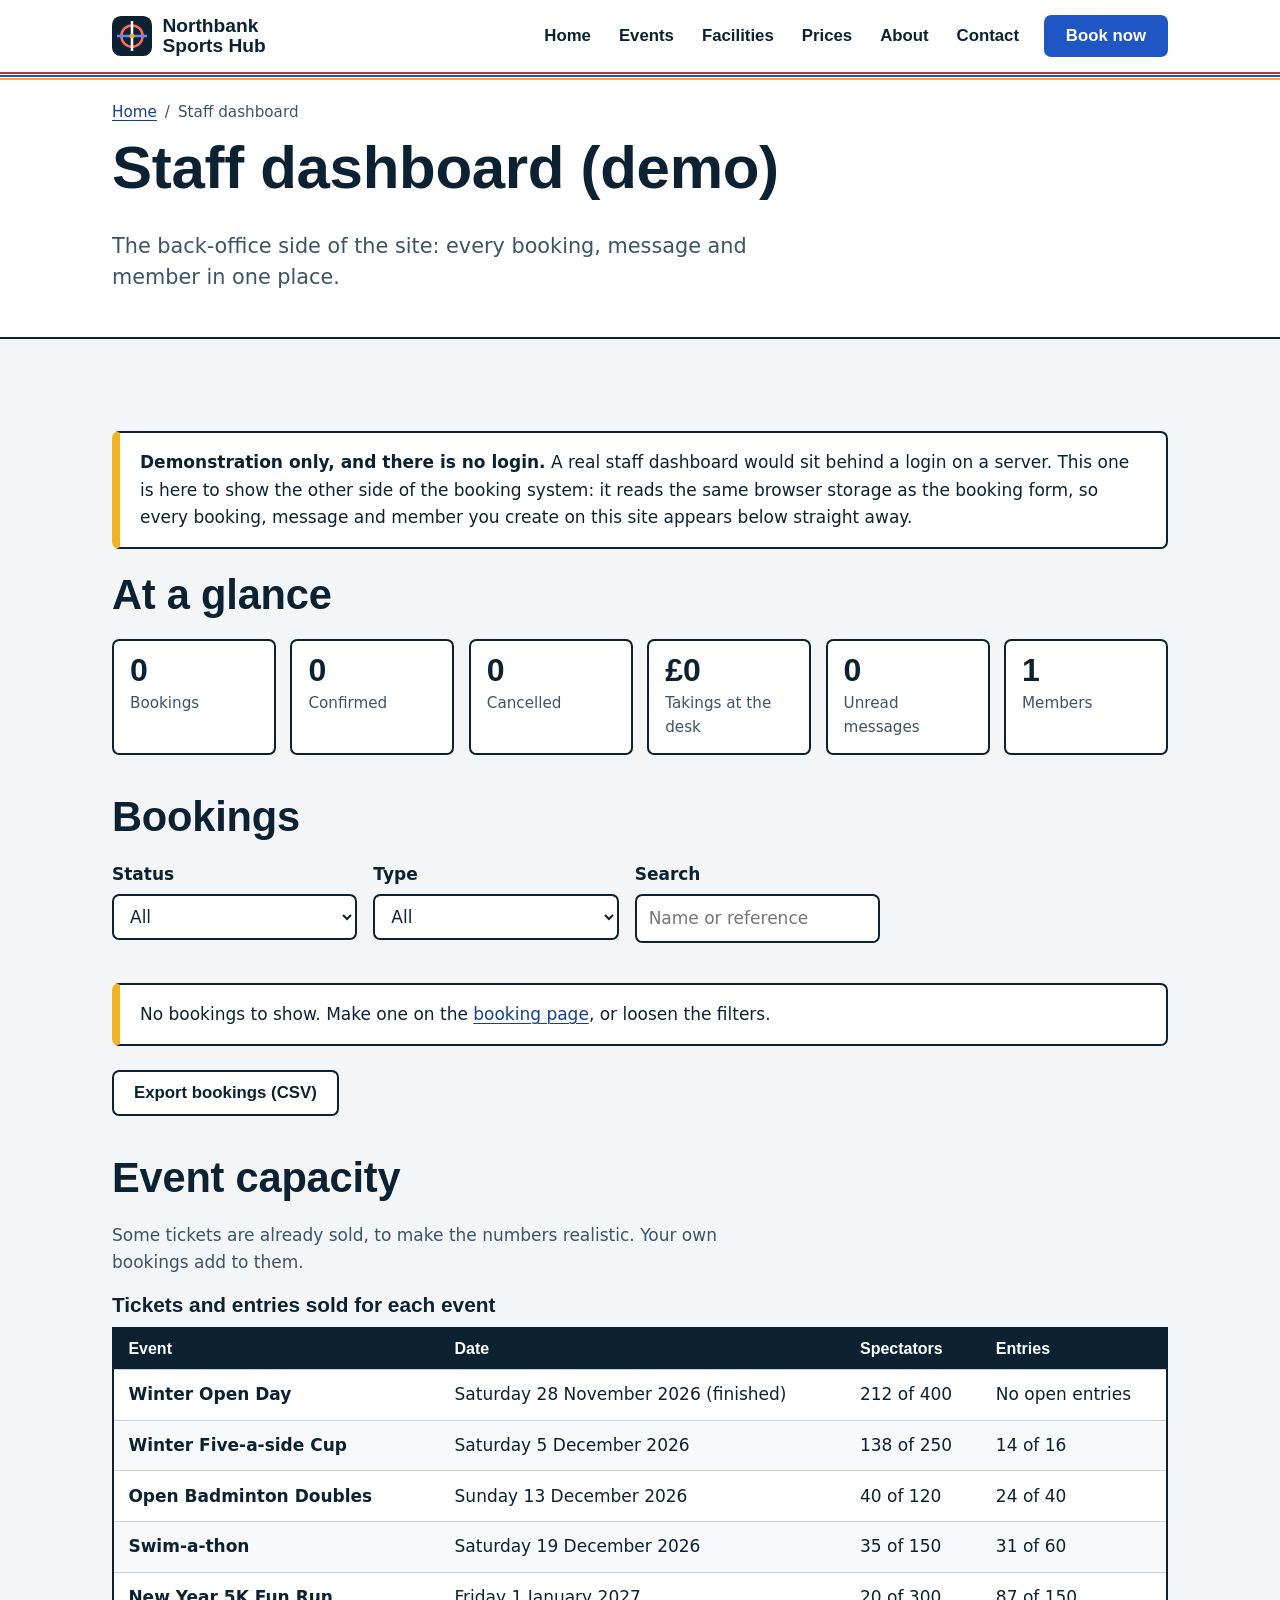
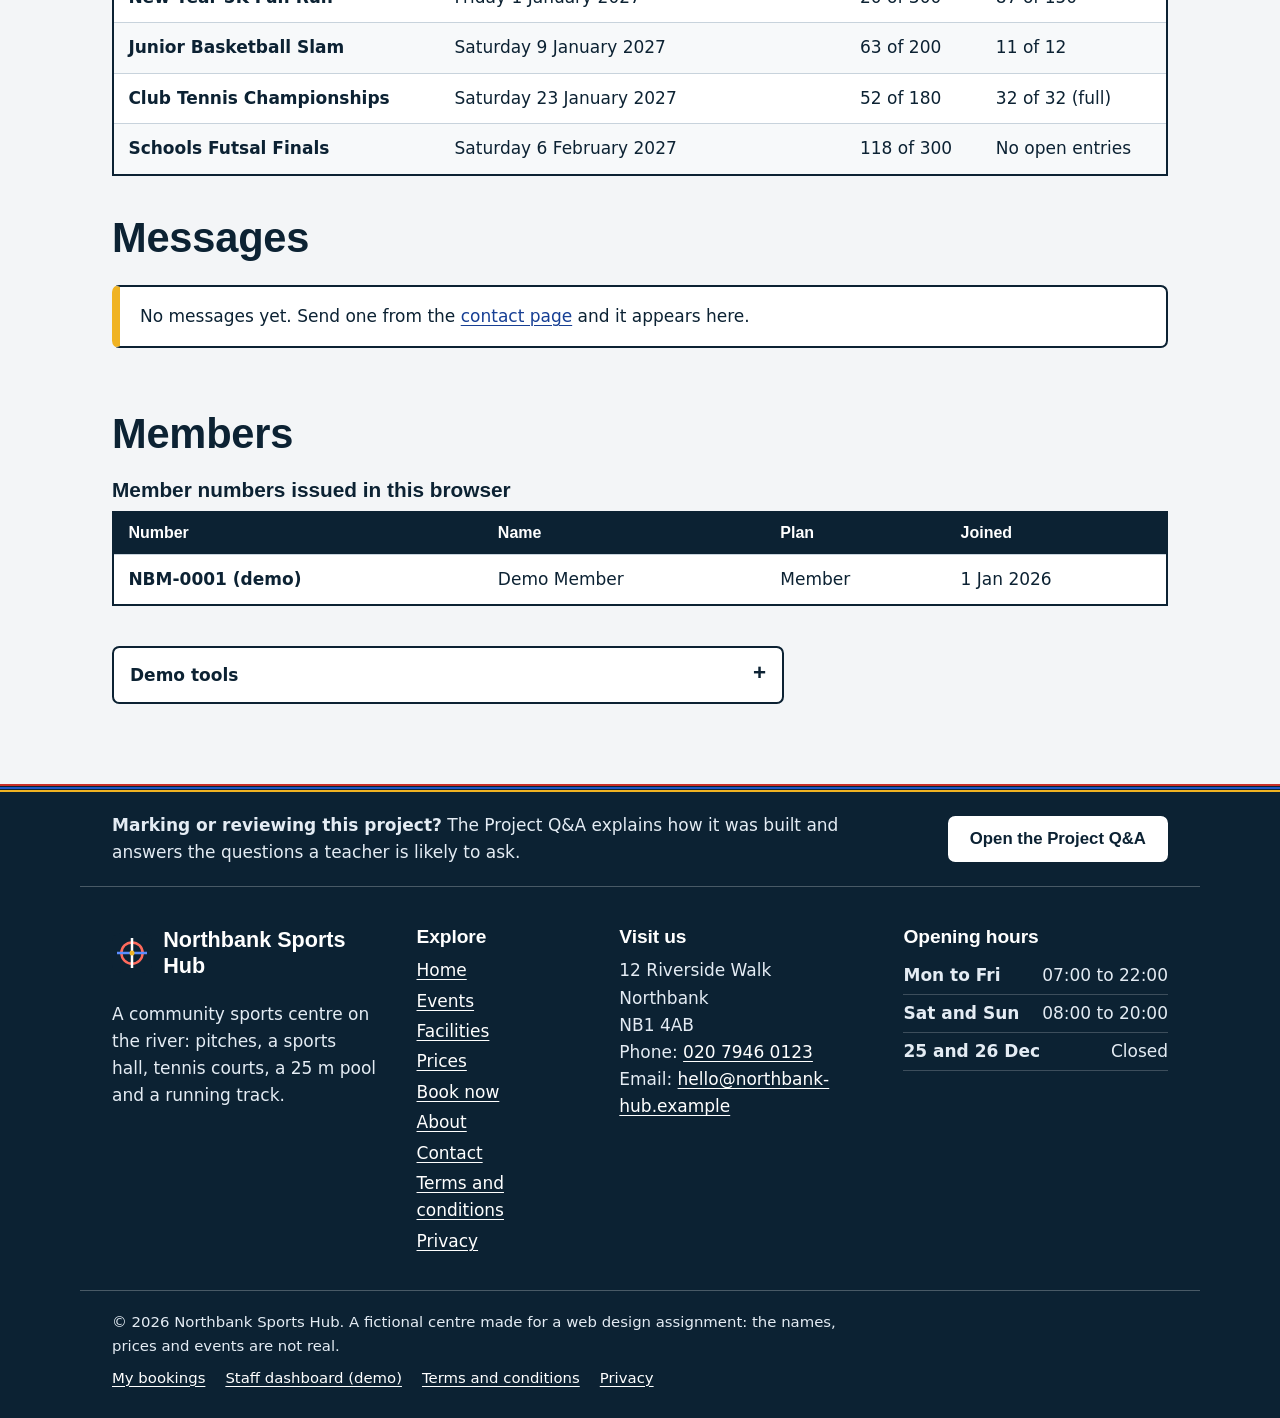
<file: staff.html>
<!doctype html>
<html lang="en-GB">
<head>
<meta charset="utf-8">
<meta name="viewport" content="width=device-width, initial-scale=1">
<title>Staff dashboard (demo) | Northbank Sports Hub</title>
<meta name="description" content="A demonstration staff view of bookings, event places, messages and members.">
<meta name="theme-color" content="#0c2233">
<meta name="robots" content="noindex">
<link rel="icon" href="assets/img/favicon.svg" type="image/svg+xml">
<link rel="stylesheet" href="assets/css/style.css">
<script>document.documentElement.classList.add("js");</script>
<script src="assets/js/main.js" defer></script>
<script src="assets/js/data.js" defer></script>
<script src="assets/js/pricing.js" defer></script>
<script src="assets/js/store.js" defer></script>
<script src="assets/js/availability.js" defer></script>
<script src="assets/js/staff.js" defer></script>
</head>
<body>
<a class="skip" href="#main">Skip to main content</a>
<header class="site-header">
  <div class="wrap bar">
    <a class="brand" href="index.html"><img src="assets/img/logo.svg" width="40" height="40" alt=""><span>Northbank<br>Sports Hub</span></a>
    <button class="nav-toggle" type="button" aria-expanded="false" aria-controls="site-nav"><span class="nav-toggle-open">Menu</span><span class="nav-toggle-close">Close</span></button>
    <nav id="site-nav" class="site-nav" aria-label="Main">
      <ul>
        <li><a href="index.html">Home</a></li>
        <li><a href="events.html">Events</a></li>
        <li><a href="facilities.html">Facilities</a></li>
        <li><a href="pricing.html">Prices</a></li>
        <li><a href="about.html">About</a></li>
        <li><a href="contact.html">Contact</a></li>
        <li class="nav-cta"><a class="btn btn-primary" href="booking.html">Book now</a></li>
      </ul>
    </nav>
  </div>
</header>
<main id="main" tabindex="-1">
<section class="page-head" aria-labelledby="page-title">
  <div class="wrap">
    <nav class="crumbs" aria-label="Breadcrumb"><ol><li><a href="index.html">Home</a></li><li><span aria-current="page">Staff dashboard</span></li></ol></nav>
    <h1 id="page-title">Staff dashboard (demo)</h1>
    <p class="lead">The back-office side of the site: every booking, message and member in one place.</p>
  </div>
</section>
<section class="section" aria-label="Staff dashboard">
  <div class="wrap">
    <noscript>
      <p class="callout">The staff dashboard needs JavaScript, because it reads the bookings kept in this browser.</p>
    </noscript>

    <div class="callout">
      <p><strong>Demonstration only, and there is no login.</strong> A real staff dashboard would sit behind a login on a server. This one is here to show the other side of the booking system: it reads the same browser storage as the booking form, so every booking, message and member you create on this site appears below straight away.</p>
    </div>
    <p class="callout" id="storage-warning" hidden>Your browser is blocking site storage, so nothing can be saved or listed here. Allow site data for this page and reload.</p>

    <p class="callout" data-file-note hidden>You opened this page from a folder on your computer. Some browsers, Firefox in particular, keep the saved data of each local file apart, so a booking may not show up on the next page. If that happens, open the live website, or run <code>python3 -m http.server</code> in the project folder and visit <code>http://localhost:8000</code>.</p>

    <p class="form-ok" id="st-note" role="status" tabindex="-1" hidden></p>

    <h2 id="stats-title">At a glance</h2>
    <dl class="dash-stats" id="stats" aria-labelledby="stats-title"></dl>

    <section class="dash-section" aria-labelledby="st-bk-title">
      <h2 id="st-bk-title">Bookings</h2>
      <div class="filters" role="group" aria-label="Filter bookings">
        <div class="field">
          <label for="f-status">Status</label>
          <select id="f-status">
            <option value="">All</option>
            <option value="confirmed">Confirmed</option>
            <option value="cancelled">Cancelled</option>
          </select>
        </div>
        <div class="field">
          <label for="f-type">Type</label>
          <select id="f-type">
            <option value="">All</option>
            <option value="hire">Facility hire</option>
            <option value="event">Event</option>
          </select>
        </div>
        <div class="field">
          <label for="f-search">Search</label>
          <input type="search" id="f-search" autocomplete="off" placeholder="Name or reference">
        </div>
      </div>
      <p class="callout" id="st-bookings-empty" hidden>No bookings to show. Make one on the <a href="booking.html">booking page</a>, or loosen the filters.</p>
      <div class="table-wrap" id="st-bookings-wrap">
        <table class="prices stack">
          <caption>Bookings saved in this browser, newest first</caption>
          <thead>
            <tr><th scope="col">Reference</th><th scope="col">Customer</th><th scope="col">Booking</th><th scope="col">When</th><th scope="col" class="num">Total</th><th scope="col">Status</th><th scope="col">Actions</th></tr>
          </thead>
          <tbody id="st-bookings"></tbody>
        </table>
      </div>
      <div class="btn-row">
        <button type="button" class="btn" id="export-btn">Export bookings (CSV)</button>
      </div>
    </section>

    <section class="dash-section" aria-labelledby="st-ev-title">
      <h2 id="st-ev-title">Event capacity</h2>
      <p class="section-intro">Some tickets are already sold, to make the numbers realistic. Your own bookings add to them.</p>
      <div class="table-wrap">
        <table class="prices stack">
          <caption>Tickets and entries sold for each event</caption>
          <thead>
            <tr><th scope="col">Event</th><th scope="col">Date</th><th scope="col">Spectators</th><th scope="col">Entries</th></tr>
          </thead>
          <tbody id="st-events"></tbody>
        </table>
      </div>
    </section>

    <section class="dash-section" aria-labelledby="st-msg-title">
      <h2 id="st-msg-title">Messages</h2>
      <p class="callout" id="st-messages-empty" hidden>No messages yet. Send one from the <a href="contact.html">contact page</a> and it appears here.</p>
      <ul class="message-list" id="st-messages"></ul>
    </section>

    <section class="dash-section" aria-labelledby="st-mem-title">
      <h2 id="st-mem-title">Members</h2>
      <div class="table-wrap">
        <table class="prices stack">
          <caption>Member numbers issued in this browser</caption>
          <thead>
            <tr><th scope="col">Number</th><th scope="col">Name</th><th scope="col">Plan</th><th scope="col">Joined</th></tr>
          </thead>
          <tbody id="st-members"></tbody>
        </table>
      </div>
    </section>

    <details class="demo-tools">
      <summary>Demo tools</summary>
      <p>Reset removes every booking, message and member saved in this browser, and restores the demo member <strong>NBM-0001</strong>.</p>
      <button type="button" class="btn btn-small" id="reset-btn">Reset demo data</button>
      <div class="cancel-panel" id="reset-panel" hidden>
        <p>This clears every booking, message and member saved in this browser. It cannot be undone. Are you sure?</p>
        <div class="btn-row">
          <button type="button" class="btn btn-small btn-danger" id="reset-yes">Yes, reset everything</button>
          <button type="button" class="btn btn-small" id="reset-no">Keep my data</button>
        </div>
      </div>
    </details>
  </div>
</section>

</main>
<footer class="site-footer on-ink">
  <div class="wrap footer-qa">
    <p><strong>Marking or reviewing this project?</strong> The Project Q&amp;A explains how it was built and answers the questions a teacher is likely to ask.</p>
    <a class="btn btn-primary" href="qa.html">Open the Project Q&amp;A</a>
  </div>
  <div class="wrap footer-grid">
    <div class="footer-about">
      <p class="footer-brand"><img src="assets/img/logo.svg" width="40" height="40" alt=""> Northbank Sports Hub</p>
      <p>A community sports centre on the river: pitches, a sports hall, tennis courts, a 25 m pool and a running track.</p>
    </div>
    <nav aria-label="Site pages">
      <h2 class="footer-h">Explore</h2>
      <ul class="footer-list">
        <li><a href="index.html">Home</a></li>
        <li><a href="events.html">Events</a></li>
        <li><a href="facilities.html">Facilities</a></li>
        <li><a href="pricing.html">Prices</a></li>
        <li><a href="booking.html">Book now</a></li>
        <li><a href="about.html">About</a></li>
        <li><a href="contact.html">Contact</a></li>
        <li><a href="terms.html">Terms and conditions</a></li>
        <li><a href="privacy.html">Privacy</a></li>
      </ul>
    </nav>
    <div>
      <h2 class="footer-h">Visit us</h2>
      <address>12 Riverside Walk<br>Northbank<br>NB1 4AB</address>
      <p>Phone: <a href="tel:+442079460123">020 7946 0123</a><br>Email: <a href="mailto:hello@northbank-hub.example">hello@northbank-hub.example</a></p>
    </div>
    <div>
      <h2 class="footer-h">Opening hours</h2>
      <dl class="footer-hours">
        <div><dt>Mon to Fri</dt><dd>07:00 to 22:00</dd></div>
        <div><dt>Sat and Sun</dt><dd>08:00 to 20:00</dd></div>
        <div><dt>25 and 26 Dec</dt><dd>Closed</dd></div>
      </dl>
    </div>
  </div>
  <div class="wrap footer-base">
    <p>&copy; <span data-year>2026</span> Northbank Sports Hub. A fictional centre made for a web design assignment: the names, prices and events are not real.</p>
    <ul>
      <li><a href="my-bookings.html">My bookings</a></li>
      <li><a href="staff.html">Staff dashboard (demo)</a></li>
      <li><a href="terms.html">Terms and conditions</a></li>
      <li><a href="privacy.html">Privacy</a></li>
    </ul>
  </div>
</footer>
</body>
</html>
</file>
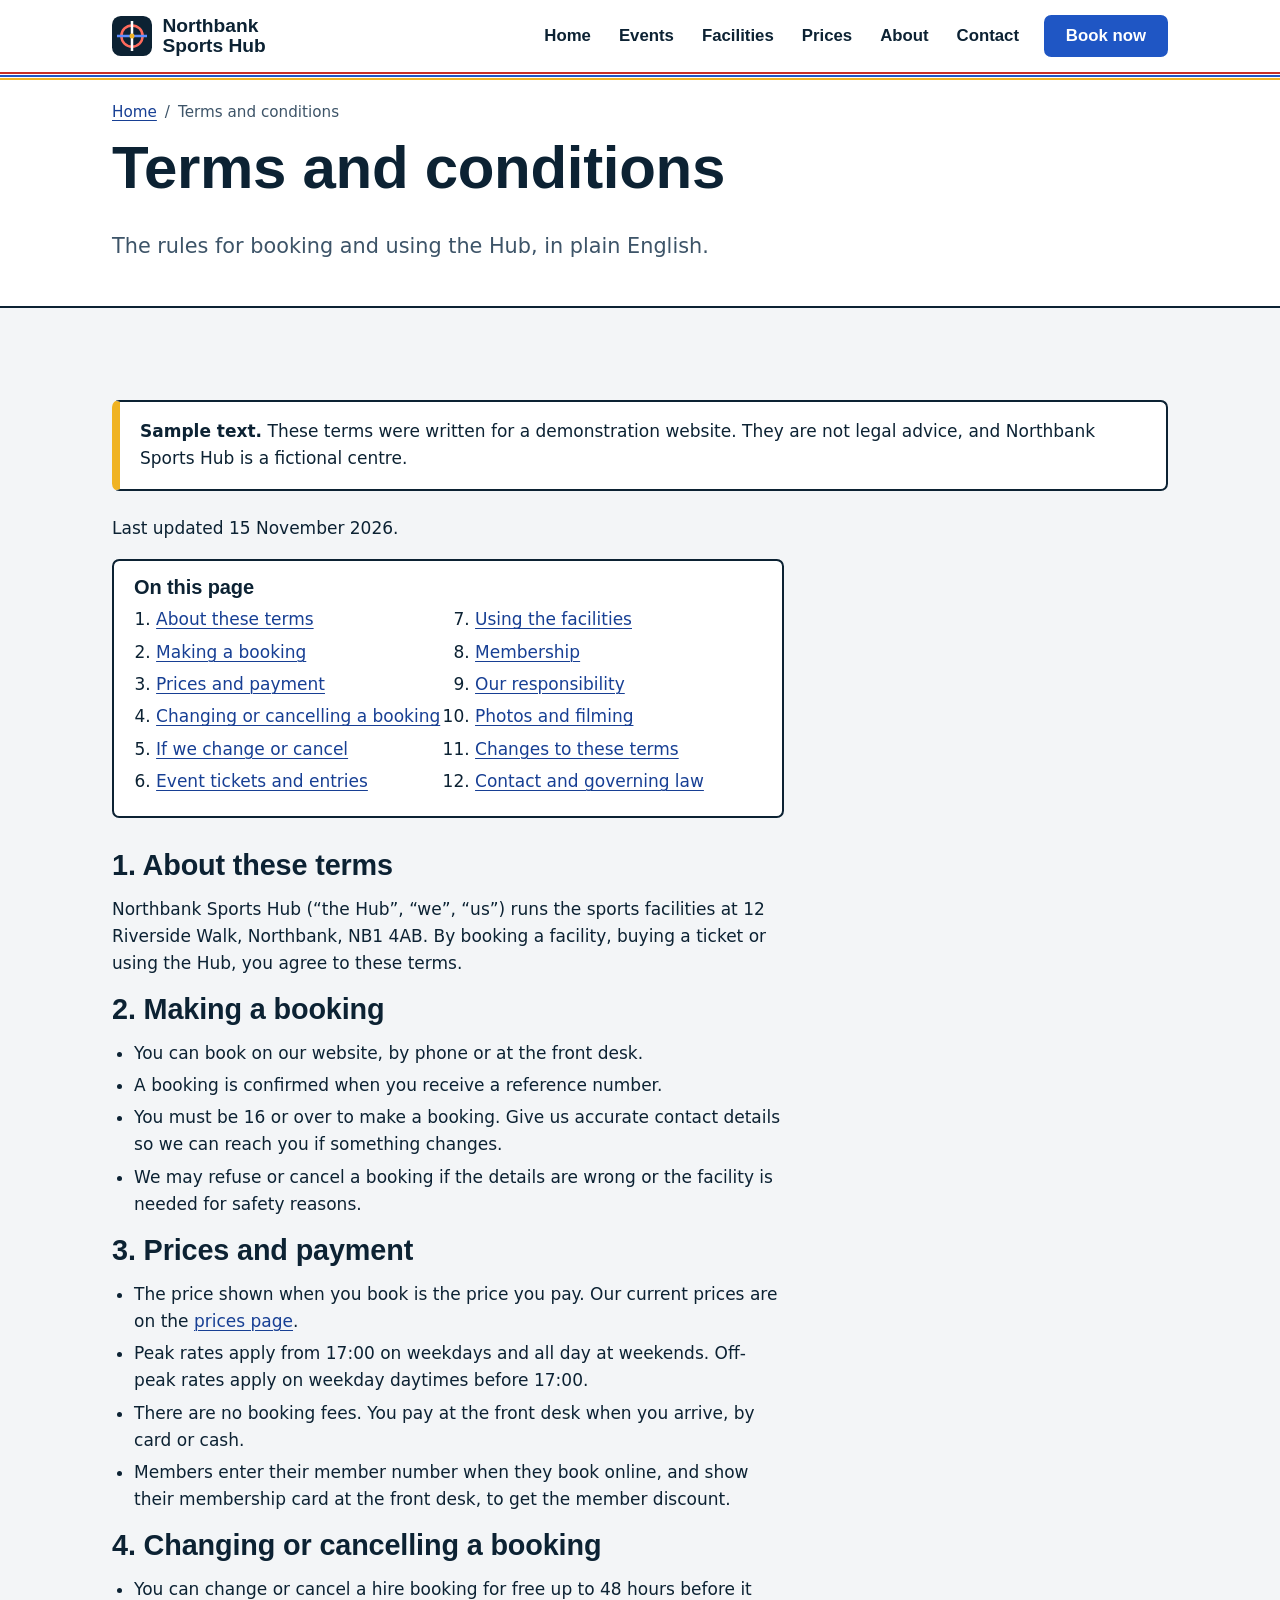
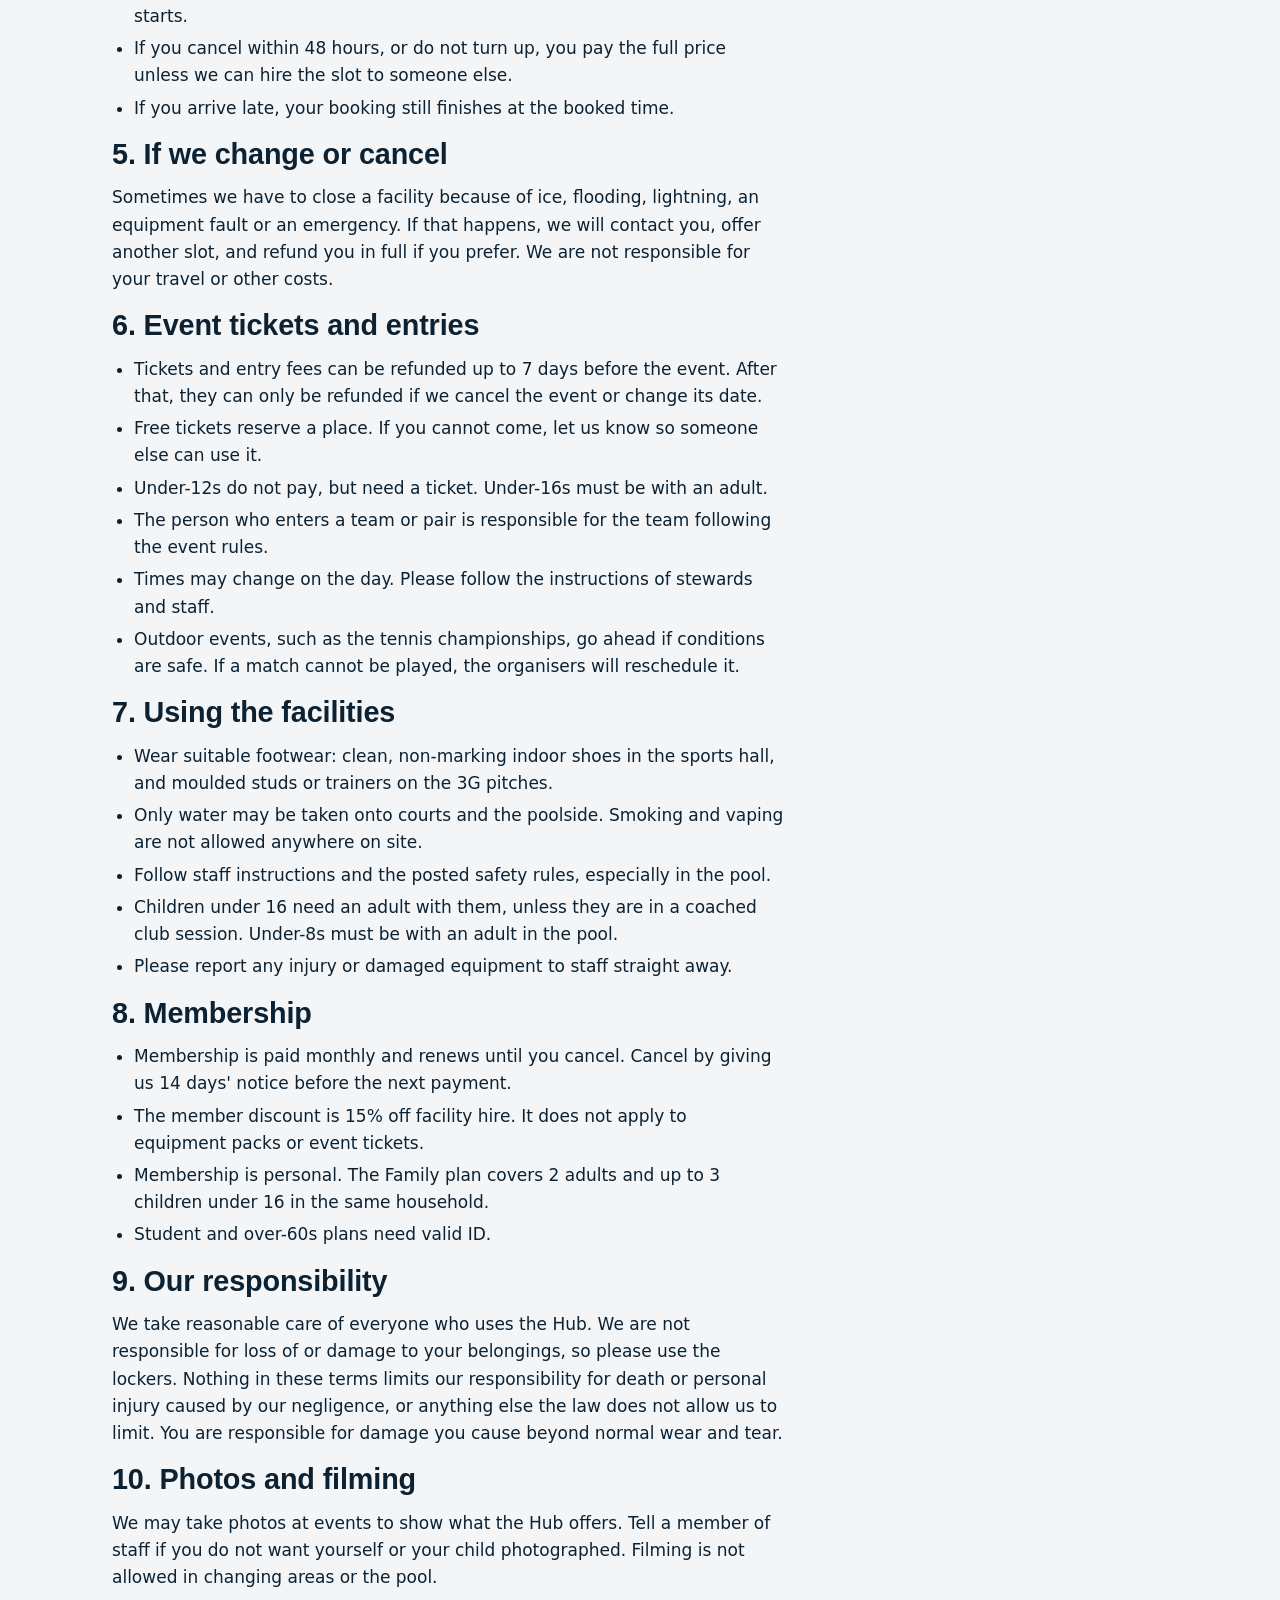
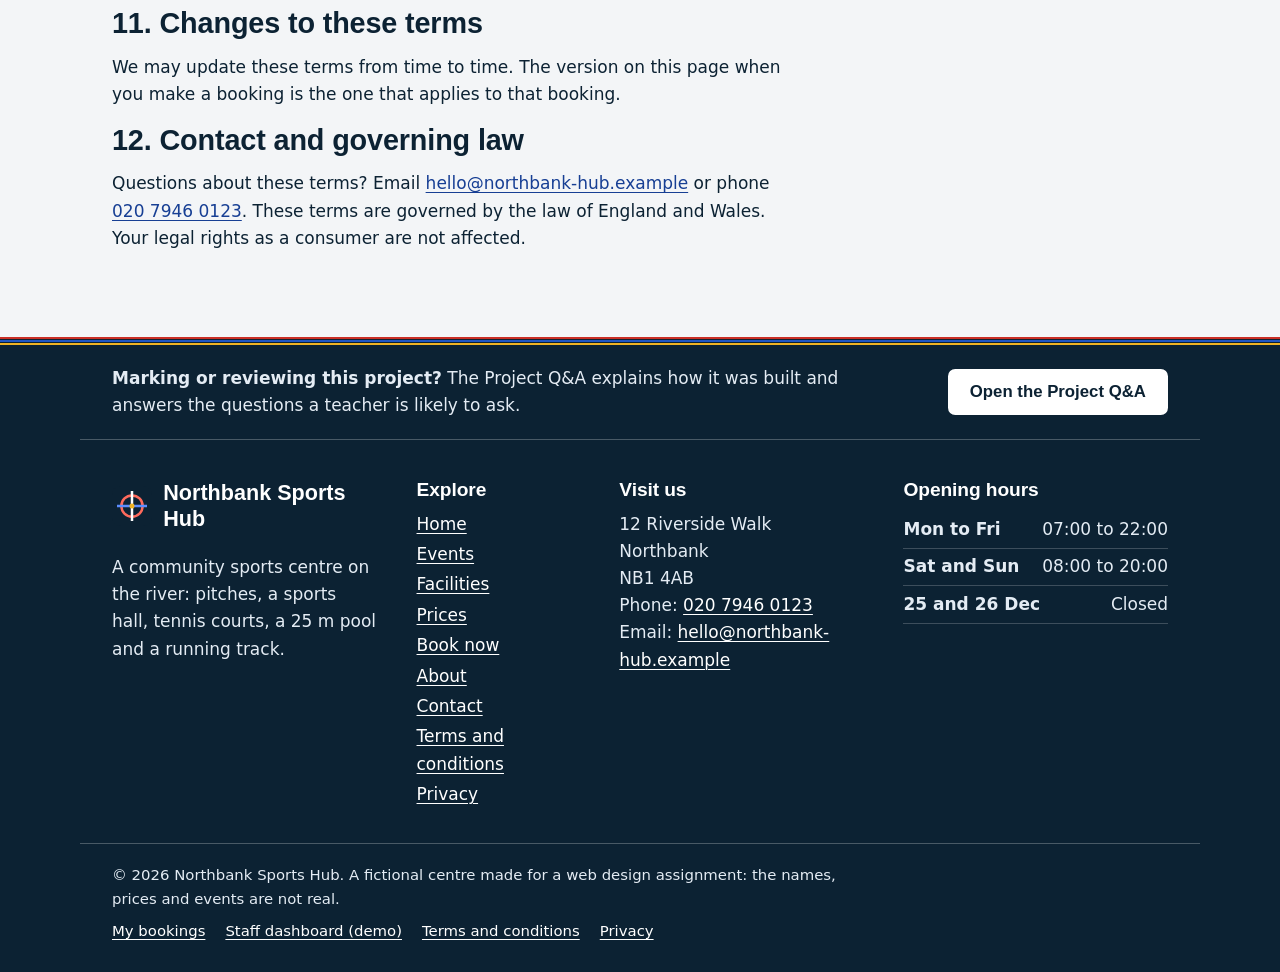
<file: terms.html>
<!doctype html>
<html lang="en-GB">
<head>
<meta charset="utf-8">
<meta name="viewport" content="width=device-width, initial-scale=1">
<title>Terms and conditions | Northbank Sports Hub</title>
<meta name="description" content="Terms and conditions for bookings, tickets, memberships and using the facilities at Northbank Sports Hub.">
<meta name="theme-color" content="#0c2233">
<link rel="icon" href="assets/img/favicon.svg" type="image/svg+xml">
<link rel="stylesheet" href="assets/css/style.css">
<script>document.documentElement.classList.add("js");</script>
<script src="assets/js/main.js" defer></script>
</head>
<body>
<a class="skip" href="#main">Skip to main content</a>
<header class="site-header">
  <div class="wrap bar">
    <a class="brand" href="index.html"><img src="assets/img/logo.svg" width="40" height="40" alt=""><span>Northbank<br>Sports Hub</span></a>
    <button class="nav-toggle" type="button" aria-expanded="false" aria-controls="site-nav"><span class="nav-toggle-open">Menu</span><span class="nav-toggle-close">Close</span></button>
    <nav id="site-nav" class="site-nav" aria-label="Main">
      <ul>
        <li><a href="index.html">Home</a></li>
        <li><a href="events.html">Events</a></li>
        <li><a href="facilities.html">Facilities</a></li>
        <li><a href="pricing.html">Prices</a></li>
        <li><a href="about.html">About</a></li>
        <li><a href="contact.html">Contact</a></li>
        <li class="nav-cta"><a class="btn btn-primary" href="booking.html">Book now</a></li>
      </ul>
    </nav>
  </div>
</header>
<main id="main" tabindex="-1">
<section class="page-head" aria-labelledby="page-title">
  <div class="wrap">
    <nav class="crumbs" aria-label="Breadcrumb"><ol><li><a href="index.html">Home</a></li><li><span aria-current="page">Terms and conditions</span></li></ol></nav>
    <h1 id="page-title">Terms and conditions</h1>
    <p class="lead">The rules for booking and using the Hub, in plain English.</p>
  </div>
</section>
<section class="section" aria-label="Terms and conditions">
  <div class="wrap">
    <div class="callout">
      <p><strong>Sample text.</strong> These terms were written for a demonstration website. They are not legal advice, and Northbank Sports Hub is a fictional centre.</p>
    </div>
    <p>Last updated <time datetime="2026-11-15">15 November 2026</time>.</p>

    <nav class="toc" aria-labelledby="toc-title">
      <h2 id="toc-title">On this page</h2>
      <ol>
        <li><a href="#t1">About these terms</a></li>
        <li><a href="#t2">Making a booking</a></li>
        <li><a href="#t3">Prices and payment</a></li>
        <li><a href="#t4">Changing or cancelling a booking</a></li>
        <li><a href="#t5">If we change or cancel</a></li>
        <li><a href="#t6">Event tickets and entries</a></li>
        <li><a href="#t7">Using the facilities</a></li>
        <li><a href="#t8">Membership</a></li>
        <li><a href="#t9">Our responsibility</a></li>
        <li><a href="#t10">Photos and filming</a></li>
        <li><a href="#t11">Changes to these terms</a></li>
        <li><a href="#t12">Contact and governing law</a></li>
      </ol>
    </nav>

    <div class="prose legal">
      <section id="t1">
        <h2>About these terms</h2>
        <p>Northbank Sports Hub (&ldquo;the Hub&rdquo;, &ldquo;we&rdquo;, &ldquo;us&rdquo;) runs the sports facilities at 12 Riverside Walk, Northbank, NB1 4AB. By booking a facility, buying a ticket or using the Hub, you agree to these terms.</p>
      </section>

      <section id="t2">
        <h2>Making a booking</h2>
        <ul>
          <li>You can book on our website, by phone or at the front desk.</li>
          <li>A booking is confirmed when you receive a reference number.</li>
          <li>You must be 16 or over to make a booking. Give us accurate contact details so we can reach you if something changes.</li>
          <li>We may refuse or cancel a booking if the details are wrong or the facility is needed for safety reasons.</li>
        </ul>
      </section>

      <section id="t3">
        <h2>Prices and payment</h2>
        <ul>
          <li>The price shown when you book is the price you pay. Our current prices are on the <a href="pricing.html">prices page</a>.</li>
          <li>Peak rates apply from 17:00 on weekdays and all day at weekends. Off-peak rates apply on weekday daytimes before 17:00.</li>
          <li>There are no booking fees. You pay at the front desk when you arrive, by card or cash.</li>
          <li>Members enter their member number when they book online, and show their membership card at the front desk, to get the member discount.</li>
        </ul>
      </section>

      <section id="t4">
        <h2>Changing or cancelling a booking</h2>
        <ul>
          <li>You can change or cancel a hire booking for free up to 48 hours before it starts.</li>
          <li>If you cancel within 48 hours, or do not turn up, you pay the full price unless we can hire the slot to someone else.</li>
          <li>If you arrive late, your booking still finishes at the booked time.</li>
        </ul>
      </section>

      <section id="t5">
        <h2>If we change or cancel</h2>
        <p>Sometimes we have to close a facility because of ice, flooding, lightning, an equipment fault or an emergency. If that happens, we will contact you, offer another slot, and refund you in full if you prefer. We are not responsible for your travel or other costs.</p>
      </section>

      <section id="t6">
        <h2>Event tickets and entries</h2>
        <ul>
          <li>Tickets and entry fees can be refunded up to 7 days before the event. After that, they can only be refunded if we cancel the event or change its date.</li>
          <li>Free tickets reserve a place. If you cannot come, let us know so someone else can use it.</li>
          <li>Under-12s do not pay, but need a ticket. Under-16s must be with an adult.</li>
          <li>The person who enters a team or pair is responsible for the team following the event rules.</li>
          <li>Times may change on the day. Please follow the instructions of stewards and staff.</li>
          <li>Outdoor events, such as the tennis championships, go ahead if conditions are safe. If a match cannot be played, the organisers will reschedule it.</li>
        </ul>
      </section>

      <section id="t7">
        <h2>Using the facilities</h2>
        <ul>
          <li>Wear suitable footwear: clean, non-marking indoor shoes in the sports hall, and moulded studs or trainers on the 3G pitches.</li>
          <li>Only water may be taken onto courts and the poolside. Smoking and vaping are not allowed anywhere on site.</li>
          <li>Follow staff instructions and the posted safety rules, especially in the pool.</li>
          <li>Children under 16 need an adult with them, unless they are in a coached club session. Under-8s must be with an adult in the pool.</li>
          <li>Please report any injury or damaged equipment to staff straight away.</li>
        </ul>
      </section>

      <section id="t8">
        <h2>Membership</h2>
        <ul>
          <li>Membership is paid monthly and renews until you cancel. Cancel by giving us 14 days' notice before the next payment.</li>
          <li>The member discount is 15% off facility hire. It does not apply to equipment packs or event tickets.</li>
          <li>Membership is personal. The Family plan covers 2 adults and up to 3 children under 16 in the same household.</li>
          <li>Student and over-60s plans need valid ID.</li>
        </ul>
      </section>

      <section id="t9">
        <h2>Our responsibility</h2>
        <p>We take reasonable care of everyone who uses the Hub. We are not responsible for loss of or damage to your belongings, so please use the lockers. Nothing in these terms limits our responsibility for death or personal injury caused by our negligence, or anything else the law does not allow us to limit. You are responsible for damage you cause beyond normal wear and tear.</p>
      </section>

      <section id="t10">
        <h2>Photos and filming</h2>
        <p>We may take photos at events to show what the Hub offers. Tell a member of staff if you do not want yourself or your child photographed. Filming is not allowed in changing areas or the pool.</p>
      </section>

      <section id="t11">
        <h2>Changes to these terms</h2>
        <p>We may update these terms from time to time. The version on this page when you make a booking is the one that applies to that booking.</p>
      </section>

      <section id="t12">
        <h2>Contact and governing law</h2>
        <p>Questions about these terms? Email <a href="mailto:hello@northbank-hub.example">hello@northbank-hub.example</a> or phone <a href="tel:+442079460123">020 7946 0123</a>. These terms are governed by the law of England and Wales. Your legal rights as a consumer are not affected.</p>
      </section>
    </div>
  </div>
</section>

</main>
<footer class="site-footer on-ink">
  <div class="wrap footer-qa">
    <p><strong>Marking or reviewing this project?</strong> The Project Q&amp;A explains how it was built and answers the questions a teacher is likely to ask.</p>
    <a class="btn btn-primary" href="qa.html">Open the Project Q&amp;A</a>
  </div>
  <div class="wrap footer-grid">
    <div class="footer-about">
      <p class="footer-brand"><img src="assets/img/logo.svg" width="40" height="40" alt=""> Northbank Sports Hub</p>
      <p>A community sports centre on the river: pitches, a sports hall, tennis courts, a 25 m pool and a running track.</p>
    </div>
    <nav aria-label="Site pages">
      <h2 class="footer-h">Explore</h2>
      <ul class="footer-list">
        <li><a href="index.html">Home</a></li>
        <li><a href="events.html">Events</a></li>
        <li><a href="facilities.html">Facilities</a></li>
        <li><a href="pricing.html">Prices</a></li>
        <li><a href="booking.html">Book now</a></li>
        <li><a href="about.html">About</a></li>
        <li><a href="contact.html">Contact</a></li>
        <li><a href="terms.html">Terms and conditions</a></li>
        <li><a href="privacy.html">Privacy</a></li>
      </ul>
    </nav>
    <div>
      <h2 class="footer-h">Visit us</h2>
      <address>12 Riverside Walk<br>Northbank<br>NB1 4AB</address>
      <p>Phone: <a href="tel:+442079460123">020 7946 0123</a><br>Email: <a href="mailto:hello@northbank-hub.example">hello@northbank-hub.example</a></p>
    </div>
    <div>
      <h2 class="footer-h">Opening hours</h2>
      <dl class="footer-hours">
        <div><dt>Mon to Fri</dt><dd>07:00 to 22:00</dd></div>
        <div><dt>Sat and Sun</dt><dd>08:00 to 20:00</dd></div>
        <div><dt>25 and 26 Dec</dt><dd>Closed</dd></div>
      </dl>
    </div>
  </div>
  <div class="wrap footer-base">
    <p>&copy; <span data-year>2026</span> Northbank Sports Hub. A fictional centre made for a web design assignment: the names, prices and events are not real.</p>
    <ul>
      <li><a href="my-bookings.html">My bookings</a></li>
      <li><a href="staff.html">Staff dashboard (demo)</a></li>
      <li><a href="terms.html">Terms and conditions</a></li>
      <li><a href="privacy.html">Privacy</a></li>
    </ul>
  </div>
</footer>
</body>
</html>
</file>
<file: assets/css/style.css>
/* ==========================================================================
   Northbank Sports Hub
   Concept: a multi-sport hall floor. Each sport has its own painted line
   colour, and that colour is used for tags, event rows and price dots.
   Mobile first. Breakpoints: 40em (tablet), 62em (desktop).
   ========================================================================== */

/* ---- Tokens ------------------------------------------------------------ */
:root {
  --ink: #0c2233;
  --ink-soft: #3d5468;
  --paper: #f3f5f7;
  --white: #ffffff;
  --rule: #c8d3dc;
  --maple: #e6bf86;

  --blue: #1f56c4;
  --blue-dark: #173f94;
  --red: #c92f26;
  --yellow: #f0b323;
  --green: #2e8b57;
  --teal: #1593b8;
  --orange: #e8741f;
  --tennis: #c9dd1f;

  --font-display: "Bahnschrift", "DIN Alternate", "Avenir Next Condensed", "Roboto Condensed",
    "Arial Narrow", "Helvetica Neue", Arial, sans-serif;
  --font-body: system-ui, -apple-system, "Segoe UI", Roboto, "Helvetica Neue", Arial, sans-serif;

  --wrap: 70rem;
  --gutter: clamp(1rem, 4vw, 2rem);
  --radius: 0.45rem;
  --header-h: 4.5rem;

  color-scheme: light;
}

/* Sport colours: used by tags, fixtures, price dots and tiles */
[data-sport="multi"] { --sport: var(--ink); }
[data-sport="football"] { --sport: var(--green); }
[data-sport="badminton"] { --sport: var(--blue); }
[data-sport="swimming"] { --sport: var(--teal); }
[data-sport="basketball"] { --sport: var(--red); }
[data-sport="tennis"] { --sport: var(--tennis); }
[data-sport="running"] { --sport: var(--orange); }

/* ---- Base -------------------------------------------------------------- */
*, *::before, *::after { box-sizing: border-box; }

html {
  -webkit-text-size-adjust: 100%;
  scroll-padding-top: calc(var(--header-h) + 1rem);
}
@media (prefers-reduced-motion: no-preference) {
  html { scroll-behavior: smooth; }
}

body {
  margin: 0;
  min-height: 100vh;
  display: flex;
  flex-direction: column;
  background: var(--paper);
  color: var(--ink);
  font: 1.0625rem/1.6 var(--font-body);
}
main { flex: 1 0 auto; }
main:focus { outline: none; }

img, svg { max-width: 100%; height: auto; }
img { display: block; }

h1, h2, h3, h4 {
  margin: 0 0 0.5em;
  font-family: var(--font-display);
  font-weight: 800;
  line-height: 1.08;
  letter-spacing: -0.005em;
  text-wrap: balance;
  overflow-wrap: break-word;
}
h1 { font-size: clamp(2.3rem, 6vw, 3.75rem); }
h2 { font-size: clamp(1.75rem, 4.2vw, 2.6rem); }
h3 { font-size: clamp(1.25rem, 2.4vw, 1.55rem); }
h4 { font-size: 1.15rem; }

p { margin: 0 0 1em; text-wrap: pretty; }
ul, ol { padding-left: 1.3em; margin: 0 0 1em; }
li { margin-bottom: 0.3em; }
dl, dd { margin: 0; }
address { font-style: normal; }
strong { font-weight: 700; }

a {
  color: var(--blue-dark);
  text-decoration-thickness: 0.08em;
  text-underline-offset: 0.2em;
}
a:hover { text-decoration-thickness: 0.18em; }

:focus-visible {
  outline: 3px solid var(--blue);
  outline-offset: 3px;
  border-radius: 2px;
}
.on-ink :focus-visible, .estimate :focus-visible { outline-color: var(--yellow); }

[hidden] { display: none !important; }

.visually-hidden {
  position: absolute !important;
  width: 1px; height: 1px;
  margin: -1px; padding: 0;
  overflow: hidden;
  clip: rect(0 0 0 0);
  white-space: nowrap;
  border: 0;
}

.skip {
  position: absolute;
  left: 1rem; top: -4rem;
  z-index: 100;
  padding: 0.7rem 1rem;
  background: var(--ink);
  color: #fff;
  font-weight: 700;
  border-radius: 0 0 var(--radius) var(--radius);
}
.skip:focus { top: 0; }

.wrap {
  width: 100%;
  max-width: var(--wrap);
  margin-inline: auto;
  padding-inline: var(--gutter);
}

.lead {
  max-width: 40rem;
  font-size: clamp(1.1rem, 2.2vw, 1.3rem);
  line-height: 1.5;
  color: var(--ink-soft);
}
.on-ink .lead { color: #d3deea; }

/* ---- Buttons ----------------------------------------------------------- */
.btn {
  display: inline-flex;
  align-items: center;
  justify-content: center;
  min-height: 2.9rem;
  padding: 0.6rem 1.25rem;
  border: 2px solid var(--ink);
  border-radius: var(--radius);
  background: var(--white);
  color: var(--ink);
  font: 800 1.05rem/1.1 var(--font-display);
  text-align: center;
  text-decoration: none;
  cursor: pointer;
  transition: background-color 0.15s, color 0.15s, border-color 0.15s;
}
.btn:hover { background: var(--ink); color: #fff; text-decoration: none; }
.btn-primary { background: var(--blue); border-color: var(--blue); color: #fff; }
.btn-primary:hover { background: var(--blue-dark); border-color: var(--blue-dark); }
.btn-small { min-height: 2.5rem; padding: 0.4rem 0.95rem; font-size: 1rem; }
.btn-block { width: 100%; }
.on-ink .btn { background: transparent; border-color: #fff; color: #fff; }
.on-ink .btn:hover { background: #fff; color: var(--ink); }
.on-ink .btn-primary { background: #fff; color: var(--ink); }
.on-ink .btn-primary:hover { background: var(--yellow); border-color: var(--yellow); }
.btn-row { display: flex; flex-wrap: wrap; gap: 0.75rem; margin: 1.5rem 0 0; }

/* ---- Header and navigation -------------------------------------------- */
.site-header {
  position: sticky;
  top: 0;
  z-index: 50;
  background: var(--white);
}
/* Three overlapping painted lines, as on a hall floor */
.site-header::after,
.site-footer::before {
  content: "";
  display: block;
  height: 8px;
  background: linear-gradient(var(--red) 0 2px, transparent 2px 3px, var(--blue) 3px 5px,
    transparent 5px 6px, var(--yellow) 6px 8px);
}
.bar {
  display: flex;
  flex-wrap: wrap;
  align-items: center;
  justify-content: space-between;
  gap: 0.25rem 1rem;
  min-height: var(--header-h);
  padding-block: 0.5rem;
}
.brand {
  display: inline-flex;
  align-items: center;
  gap: 0.65rem;
  color: var(--ink);
  font: 800 1.2rem/1.02 var(--font-display);
  text-decoration: none;
}
.brand img { width: 2.5rem; height: 2.5rem; }

.nav-toggle {
  display: none;
  min-height: 2.75rem;
  padding: 0.4rem 1rem;
  border: 2px solid var(--ink);
  border-radius: var(--radius);
  background: var(--white);
  color: var(--ink);
  font: 800 1rem var(--font-display);
  cursor: pointer;
}
.js .nav-toggle { display: inline-flex; align-items: center; }
.nav-toggle-close { display: none; }
.nav-toggle[aria-expanded="true"] .nav-toggle-open { display: none; }
.nav-toggle[aria-expanded="true"] .nav-toggle-close { display: inline; }

.site-nav { flex-basis: 100%; }
.js .site-nav:not(.is-open) { display: none; }
.site-nav ul { list-style: none; margin: 0; padding: 0 0 0.75rem; }
.site-nav li { margin: 0; }
.site-nav a:not(.btn) {
  display: block;
  padding: 0.7rem 0.5rem;
  border-top: 1px solid var(--rule);
  color: var(--ink);
  font: 700 1.1rem var(--font-display);
  text-decoration: none;
}
.site-nav a:not(.btn):hover { background: var(--paper); }
.site-nav a[aria-current="page"]:not(.btn) { box-shadow: inset 5px 0 0 var(--blue); padding-left: 1rem; }
.site-nav .nav-cta { padding-top: 0.75rem; }
.site-nav .nav-cta .btn { width: 100%; }

@media (min-width: 62em) {
  .site-nav, .js .site-nav:not(.is-open) { display: block; flex-basis: auto; }
  .js .nav-toggle { display: none; }
  .site-nav ul { display: flex; align-items: center; gap: 0.15rem; padding: 0; }
  .site-nav a:not(.btn) {
    padding: 0.5rem 0.8rem;
    border-top: 0;
    border-radius: 2px;
    font-size: 1.05rem;
  }
  .site-nav a[aria-current="page"]:not(.btn) { box-shadow: inset 0 -4px 0 var(--blue); padding-left: 0.8rem; }
  .site-nav a:not(.btn):hover { background: transparent; box-shadow: inset 0 -4px 0 var(--yellow); }
  .site-nav .nav-cta { padding: 0 0 0 0.6rem; }
  .site-nav .nav-cta .btn { width: auto; min-height: 2.6rem; }
}

/* ---- Sections ---------------------------------------------------------- */
.section { padding-block: clamp(2.25rem, 6vw, 4.25rem); }
.section--white { background: var(--white); }
.section--ink { background: var(--ink); color: #fff; }
.section--ink a { color: #fff; }
.section--ink h2, .section--ink h3 { color: #fff; }
.section-head {
  display: flex;
  flex-wrap: wrap;
  align-items: baseline;
  justify-content: space-between;
  gap: 0.25rem 1.5rem;
  margin-bottom: 1.25rem;
}
.section-head h2 { margin: 0; }
.section-intro { max-width: 40rem; color: var(--ink-soft); }
.section--ink .section-intro { color: #d3deea; }

.page-head {
  padding-block: 1.25rem clamp(1.75rem, 4vw, 2.75rem);
  background: var(--white);
  border-bottom: 2px solid var(--ink);
}
.page-head h1 { margin-top: 0.75rem; }
.page-head .lead { margin-bottom: 0; }

.crumbs ol {
  display: flex;
  flex-wrap: wrap;
  gap: 0.15rem 0.5rem;
  margin: 0;
  padding: 0;
  list-style: none;
  font-size: 0.95rem;
}
.crumbs li { display: flex; gap: 0.5rem; margin: 0; }
.crumbs li + li::before { content: "/"; color: var(--ink-soft); }
.crumbs [aria-current] { color: var(--ink-soft); }

.prose { max-width: 42rem; }
.prose h2 { margin-top: 2em; font-size: clamp(1.5rem, 3vw, 1.9rem); }
.prose h2:first-child { margin-top: 0; }
.prose h3 { margin-top: 1.5em; }

.grid-2, .grid-3 { display: grid; gap: 1.5rem; }
@media (min-width: 40em) { .grid-2 { grid-template-columns: repeat(2, 1fr); } .grid-3 { grid-template-columns: repeat(2, 1fr); } }
@media (min-width: 62em) { .grid-3 { grid-template-columns: repeat(3, 1fr); } }

.callout {
  margin: 1.5rem 0;
  padding: 1rem 1.25rem;
  background: var(--white);
  border: 2px solid var(--ink);
  border-left: 8px solid var(--yellow);
  border-radius: var(--radius);
}
.callout > :last-child { margin-bottom: 0; }
.callout h3, .callout h2 { font-size: 1.25rem; margin-bottom: 0.4rem; }

/* ---- Hero -------------------------------------------------------------- */
.hero {
  padding-block: clamp(1.5rem, 5vw, 3.75rem);
  background: var(--white);
  border-bottom: 2px solid var(--ink);
}
.hero-grid { display: grid; gap: 1.75rem; align-items: center; }
@media (min-width: 62em) {
  .hero-grid { grid-template-columns: minmax(0, 1fr) minmax(0, 1.05fr); gap: 3rem; }
}
.hero h1 { font-size: clamp(2.4rem, 7.2vw, 3.6rem); margin-bottom: 0.35em; }
.hero-note { font-size: 0.97rem; color: var(--ink-soft); margin: 1.25rem 0 0; }
.hero-art { margin: 0; }
.hero-art img {
  width: 100%;
  height: auto;
  border: 6px solid var(--ink);
  border-radius: var(--radius);
  background: var(--maple);
}
.hero-art figcaption { margin-top: 0.6rem; font-size: 0.95rem; color: var(--ink-soft); }

/* ---- Tags and dots ----------------------------------------------------- */
.tag {
  display: inline-flex;
  align-items: center;
  gap: 0.45rem;
  padding: 0.1rem 0.7rem 0.1rem 0.5rem;
  border: 2px solid var(--rule);
  border-radius: 99px;
  background: var(--white);
  color: var(--ink);
  font-size: 0.9rem;
  font-weight: 700;
  line-height: 1.5;
}
.tag::before, .dot {
  width: 0.8rem;
  height: 0.8rem;
  border-radius: 50%;
  background: var(--sport, var(--ink));
  box-shadow: 0 0 0 1.5px rgba(12, 34, 51, 0.55);
}
.tag::before { content: ""; flex: none; }
.dot { display: inline-block; vertical-align: -0.05em; margin-right: 0.55rem; }

/* ---- Fixtures (events) ------------------------------------------------- */
.fixtures, .tiles { list-style: none; margin: 0; padding: 0; display: grid; gap: 1rem; }
.fixtures > li, .tiles > li { margin: 0; }
.fixture {
  display: grid;
  grid-template-columns: auto minmax(0, 1fr);
  gap: 0.5rem 1rem;
  padding: 0.9rem 1rem 0.9rem 0.9rem;
  background: var(--white);
  border: 2px solid var(--ink);
  border-left: 10px solid var(--sport, var(--ink));
  border-radius: var(--radius);
}
.fixture h3 { margin-bottom: 0.25em; }
.fixture h3 a { color: var(--ink); text-decoration-color: var(--sport, var(--ink)); text-decoration-thickness: 0.12em; }
.fixture p { margin-bottom: 0.4em; }
.fixture-body { min-width: 0; }
.fixture-side {
  grid-column: 1 / -1;
  display: flex;
  flex-wrap: wrap;
  align-items: center;
  justify-content: space-between;
  gap: 0.6rem;
}
@media (min-width: 48em) {
  .fixture { grid-template-columns: auto minmax(0, 1fr) auto; align-items: center; gap: 1.25rem; padding-right: 1.25rem; }
  .fixture-side { grid-column: auto; flex-direction: column; align-items: flex-end; justify-content: center; }
}

.datebox {
  display: grid;
  align-self: start;
  align-content: center;
  min-width: 4.6rem;
  padding: 0.45rem 0.55rem;
  background: var(--ink);
  color: #fff;
  border-radius: 0.3rem;
  text-align: center;
  line-height: 1;
  font-family: var(--font-display);
  font-variant-numeric: tabular-nums;
}
.datebox .dow { font-size: 0.85rem; font-weight: 700; }
.datebox .day { margin: 0.15rem 0; font-size: 2.3rem; font-weight: 800; }
.datebox .mon { font-size: 0.95rem; font-weight: 700; }

.meta {
  display: flex;
  flex-wrap: wrap;
  gap: 0.15rem 1.5rem;
  margin: 0.5rem 0 0;
  font-size: 0.97rem;
  color: var(--ink-soft);
}
.meta dt, .meta dd { display: inline; }
.meta dt { font-weight: 700; color: var(--ink); }
.meta dt::after { content: ": "; }

/* Filter bar (needs JavaScript, so it is hidden without it) */
.filter { display: none; margin-bottom: 1.25rem; }
.js .filter { display: block; }
.filter fieldset { margin: 0; padding: 0; border: 0; background: transparent; }
.filter legend { padding: 0; margin-bottom: 0.6rem; font: 800 1.15rem var(--font-display); }
.filter-buttons { display: flex; flex-wrap: wrap; gap: 0.5rem; }
.chip {
  display: inline-flex;
  align-items: center;
  gap: 0.45rem;
  min-height: 2.5rem;
  padding: 0.3rem 0.9rem;
  border: 2px solid var(--ink);
  border-radius: 99px;
  background: var(--white);
  color: var(--ink);
  font: 700 1rem var(--font-body);
  cursor: pointer;
}
.chip:hover { background: var(--paper); }
.chip[aria-pressed="true"] { background: var(--ink); color: #fff; }
.chip .dot { margin: 0; }
.filter-status { margin: 0.75rem 0 0; font-size: 0.95rem; color: var(--ink-soft); }

/* ---- Facility tiles and sections --------------------------------------- */
@media (min-width: 40em) { .tiles { grid-template-columns: repeat(2, 1fr); gap: 1.25rem; } }
@media (min-width: 62em) { .tiles { grid-template-columns: repeat(3, 1fr); } }
.tile {
  height: 100%;
  display: flex;
  flex-direction: column;
  overflow: hidden;
  background: var(--white);
  border: 2px solid var(--ink);
  border-radius: var(--radius);
}
.tile img { width: 100%; aspect-ratio: 3 / 2; object-fit: cover; border-bottom: 6px solid var(--sport, var(--ink)); }
.tile-body { flex: 1; display: flex; flex-direction: column; padding: 1rem 1.1rem 1.1rem; }
.tile h3 a { color: var(--ink); }
.tile-price { margin: auto 0 0; padding-top: 0.5rem; font-size: 0.97rem; color: var(--ink-soft); }
.tile-price strong { color: var(--ink); }

.facility { display: grid; gap: 1.25rem; padding-block: 2rem; border-top: 2px solid var(--rule); }
.facility:first-of-type { border-top: 0; padding-top: 0; }
.facility-media { margin: 0; }
.facility-media img {
  width: 100%;
  aspect-ratio: 3 / 2;
  object-fit: cover;
  border: 2px solid var(--ink);
  border-bottom: 8px solid var(--sport, var(--ink));
  border-radius: var(--radius);
}
.facility-copy h2 { margin-bottom: 0.3em; }
@media (min-width: 48em) {
  .facility { grid-template-columns: minmax(0, 1fr) minmax(0, 1fr); gap: 2.5rem; align-items: start; }
  .facility:nth-of-type(even) .facility-media { order: 2; }
}
.specs { display: grid; gap: 0.2rem; margin: 1rem 0; }
.specs > div {
  display: grid;
  grid-template-columns: minmax(7rem, 9.5rem) 1fr;
  gap: 0.75rem;
  padding: 0.45rem 0;
  border-bottom: 1px solid var(--rule);
}
.specs dt { font-weight: 700; }
.ticks { list-style: none; padding: 0; }
.ticks li { position: relative; padding-left: 1.6rem; }
.ticks li::before {
  content: "";
  position: absolute;
  left: 0.2rem; top: 0.45em;
  width: 0.6rem; height: 0.35rem;
  border-left: 3px solid var(--green);
  border-bottom: 3px solid var(--green);
  transform: rotate(-45deg);
}
.facility-price { font-weight: 700; }

/* ---- Tables ------------------------------------------------------------ */
.table-wrap { overflow-x: auto; margin: 0 0 1.5rem; }
table.prices {
  width: 100%;
  border-collapse: collapse;
  background: var(--white);
  border: 2px solid var(--ink);
}
table.prices caption {
  caption-side: top;
  padding: 0 0 0.6rem;
  text-align: left;
  font: 800 1.3rem var(--font-display);
}
table.prices th, table.prices td {
  padding: 0.7rem 0.9rem;
  text-align: left;
  vertical-align: top;
  border-bottom: 1px solid var(--rule);
}
table.prices thead th { background: var(--ink); color: #fff; font: 700 1rem var(--font-display); }
table.prices tbody th { font-weight: 700; }
table.prices .num { text-align: right; font-variant-numeric: tabular-nums; }
table.prices tbody tr:last-child > * { border-bottom: 0; }
table.prices tbody tr:nth-child(even) { background: #f7f9fa; }
table.hours td, table.hours th { padding-block: 0.55rem; }

@media (max-width: 39.99em) {
  table.stack, table.stack tbody, table.stack tr, table.stack th, table.stack td { display: block; }
  table.stack caption { display: block; padding: 0.75rem 0.9rem; border-bottom: 2px solid var(--ink); }
  table.stack thead { position: absolute; width: 1px; height: 1px; overflow: hidden; clip: rect(0 0 0 0); }
  table.stack tr { padding: 0.5rem 0; border-bottom: 2px solid var(--ink); }
  table.stack tbody tr:last-child { border-bottom: 0; }
  table.stack th, table.stack td { border: 0 !important; padding: 0.25rem 0.9rem; text-align: left !important; }
  table.stack tbody th { font: 800 1.15rem var(--font-display); padding-top: 0.5rem; }
  table.stack td::before {
    content: attr(data-label);
    display: inline-block;
    min-width: 7rem;
    margin-right: 0.6rem;
    font-weight: 700;
  }
  table.stack td.num { font-variant-numeric: tabular-nums; }
}

.jump-nav { display: flex; flex-wrap: wrap; gap: 0.5rem; padding: 0; margin: 0 0 2rem; list-style: none; }
.jump-nav li { margin: 0; }
.jump-nav a {
  display: inline-block;
  padding: 0.4rem 0.9rem;
  border: 2px solid var(--ink);
  border-radius: 99px;
  background: var(--white);
  color: var(--ink);
  font-weight: 700;
  text-decoration: none;
}
.jump-nav a:hover { background: var(--ink); color: #fff; }

.price-block { padding-block: 1.25rem 0.5rem; }
.price-block + .price-block { border-top: 2px solid var(--rule); margin-top: 1.5rem; padding-top: 2rem; }
mark { background: var(--yellow); color: var(--ink); padding: 0.05em 0.35em; border-radius: 0.2em; font-weight: 700; }

/* ---- Forms ------------------------------------------------------------- */
fieldset {
  min-width: 0;
  margin: 0 0 1.25rem;
  padding: 1rem 1.1rem 0.5rem;
  background: var(--white);
  border: 2px solid var(--ink);
  border-radius: var(--radius);
}
legend { padding: 0 0.4rem; font: 800 1.25rem var(--font-display); }
.field { display: grid; align-content: start; gap: 0.35rem; margin-bottom: 1rem; }
.field label, .field .label { font-weight: 700; }
.hint { font-size: 0.93rem; font-weight: 400; color: var(--ink-soft); }
.choice .hint { display: block; }
.small { font-size: 0.93rem; margin: 0.75rem 0 0; }
.estimate .small { color: #c5d3e0; }
.estimate .small a { color: #fff; }
.mt { margin-top: 2rem; }
.form-title { margin-top: 2rem; }
.field-row { display: grid; gap: 0 1rem; grid-template-columns: repeat(auto-fit, minmax(11rem, 1fr)); }

input, select, textarea {
  width: 100%;
  min-height: 2.9rem;
  padding: 0.55rem 0.75rem;
  border: 2px solid var(--ink);
  border-radius: var(--radius);
  background: var(--white);
  color: var(--ink);
  font: inherit;
}
textarea { min-height: 6.5rem; resize: vertical; }
input[type="checkbox"], input[type="radio"] {
  flex: none;
  width: 1.4rem; height: 1.4rem;
  min-height: 0;
  margin: 0.15rem 0 0;
  accent-color: var(--blue);
}
input:user-invalid, select:user-invalid, textarea:user-invalid { border-color: var(--red); background: #fff6f5; }
input:disabled, select:disabled { background: #eef1f4; color: #5b6e7f; }

.choice { display: flex; gap: 0.7rem; align-items: flex-start; margin-bottom: 0.9rem; }
.choice label { font-weight: 400; }
.choice-cards { display: grid; gap: 0.75rem; margin-bottom: 1rem; }
@media (min-width: 40em) { .choice-cards { grid-template-columns: 1fr 1fr; } }
.choice-card {
  display: flex;
  gap: 0.7rem;
  align-items: flex-start;
  padding: 0.9rem 1rem;
  border: 2px solid var(--rule);
  border-radius: var(--radius);
  cursor: pointer;
}
.choice-card:has(input:checked) { border-color: var(--blue); background: #eef3fd; }
.choice-card strong { display: block; }
.choice-card .cc-hint { display: block; font-size: 0.95rem; color: var(--ink-soft); }

.form-error { margin: 0 0 1rem; padding: 0.7rem 0.9rem; border-left: 6px solid var(--red); background: #fff1f0; font-weight: 700; }
.form-error:empty { display: none; }
.form-ok { margin: 1rem 0; padding: 1rem 1.2rem; border: 2px solid var(--green); border-left-width: 8px; border-radius: var(--radius); background: #eef8f1; }

.booking-grid { display: grid; gap: 1.5rem; }
@media (min-width: 62em) {
  .booking-grid { grid-template-columns: minmax(0, 1.6fr) minmax(19rem, 1fr); gap: 2.5rem; align-items: start; }
  .estimate-col { position: sticky; top: calc(var(--header-h) + 1.5rem); }
}
.estimate {
  padding: 1.25rem;
  background: var(--ink);
  color: #fff;
  border-radius: var(--radius);
  border-top: 8px solid var(--yellow);
}
.estimate h2 { font-size: 1.4rem; margin-bottom: 0.6rem; }
.estimate ul { list-style: none; margin: 0 0 1rem; padding: 0; }
.estimate li { display: flex; justify-content: space-between; gap: 1rem; margin: 0; padding: 0.45rem 0; border-bottom: 1px solid rgba(255, 255, 255, 0.25); }
.estimate li span:last-child { font-variant-numeric: tabular-nums; white-space: nowrap; }
.estimate .total { display: flex; justify-content: space-between; align-items: baseline; gap: 1rem; margin-bottom: 1rem; }
.estimate output { font: 800 2.6rem/1 var(--font-display); font-variant-numeric: tabular-nums; }
.estimate .empty { color: #c5d3e0; }
.estimate .btn-primary { background: var(--yellow); border-color: var(--yellow); color: var(--ink); }
.estimate .btn-primary:hover { background: #fff; border-color: #fff; }
.estimate .terms-check { color: #fff; margin-bottom: 1rem; }
.estimate .terms-check a { color: #fff; }
.estimate .terms-check input { accent-color: var(--yellow); }

/* ---- Confirmation ------------------------------------------------------ */
.reference {
  display: inline-block;
  padding: 0.35rem 0.9rem;
  border: 3px dashed var(--ink);
  border-radius: var(--radius);
  background: var(--white);
  font: 800 1.9rem var(--font-display);
  letter-spacing: 0.04em;
}
.summary-list { display: grid; gap: 0; margin: 1rem 0 1.5rem; background: var(--white); border: 2px solid var(--ink); border-radius: var(--radius); }
.summary-list > div { display: grid; gap: 0.1rem 1rem; padding: 0.75rem 1rem; border-bottom: 1px solid var(--rule); }
.summary-list > div:last-child { border-bottom: 0; }
.summary-list dt { font-weight: 700; }
@media (min-width: 40em) { .summary-list > div { grid-template-columns: 12rem 1fr; } }
.steps { max-width: 42rem; }

/* ---- FAQ --------------------------------------------------------------- */
details {
  margin-bottom: 0.7rem;
  background: var(--white);
  border: 2px solid var(--ink);
  border-radius: var(--radius);
}
summary {
  display: flex;
  justify-content: space-between;
  gap: 1rem;
  padding: 0.85rem 1rem;
  font-weight: 700;
  cursor: pointer;
  list-style: none;
}
summary::-webkit-details-marker { display: none; }
summary::after { content: "+"; flex: none; font: 800 1.4rem/1 var(--font-display); }
details[open] > summary::after { content: "\2212"; }
details[open] > summary { border-bottom: 1px solid var(--rule); }
details > :not(summary) { padding-inline: 1rem; }
details > p:first-of-type, details > ul:first-of-type { padding-top: 0.8rem; }
details > :last-child { margin-bottom: 0; padding-bottom: 1rem; }

/* ---- Home extras ------------------------------------------------------- */
.hire-glance caption { padding-bottom: 0.5rem; text-align: left; font: 800 1.2rem var(--font-display); }
.hire-glance { width: 100%; border-collapse: collapse; margin: 0 0 1.25rem; }
.hire-glance th, .hire-glance td { padding: 0.65rem 0.5rem; text-align: left; border-bottom: 1px solid rgba(255, 255, 255, 0.28); }
.hire-glance thead th { font: 700 1rem var(--font-display); color: #c5d3e0; }
.hire-glance td.num, .hire-glance th.num { text-align: right; font-variant-numeric: tabular-nums; }
.hire-glance tbody th { font-weight: 700; }
.hire-glance .big { font: 800 1.5rem var(--font-display); }

.split { display: grid; gap: 2rem; }
@media (min-width: 62em) { .split { grid-template-columns: minmax(0, 1fr) minmax(0, 1fr); gap: 3.5rem; align-items: start; } }

.quote { margin: 0; padding: 1.5rem; background: var(--white); border: 2px solid var(--ink); border-top: 8px solid var(--red); border-radius: var(--radius); }
.quote blockquote { margin: 0 0 0.75rem; font: 700 clamp(1.3rem, 3vw, 1.7rem)/1.3 var(--font-display); }
.quote blockquote p { margin: 0; }
.quote figcaption { font-size: 0.95rem; color: var(--ink-soft); }

.map { margin: 0; }
.map--gap { margin-top: 1.5rem; }
.map img { width: 100%; height: auto; border: 2px solid var(--ink); border-radius: var(--radius); }
.map figcaption { margin-top: 0.5rem; font-size: 0.95rem; color: var(--ink-soft); }

/* How booking works: a real sequence, so the numbers carry information */
.how { counter-reset: step; display: grid; gap: 1rem; margin: 0 0 1.5rem; padding: 0; list-style: none; }
@media (min-width: 40em) { .how { grid-template-columns: repeat(2, 1fr); } }
@media (min-width: 62em) { .how { grid-template-columns: repeat(4, 1fr); } }
.how li {
  counter-increment: step;
  position: relative;
  margin: 0;
  padding: 3.4rem 1rem 1rem;
  background: var(--white);
  border: 2px solid var(--ink);
  border-radius: var(--radius);
}
.how li::before {
  content: counter(step);
  position: absolute;
  left: 1rem; top: 0.85rem;
  display: grid; place-items: center;
  width: 2.1rem; height: 2.1rem;
  border-radius: 50%;
  background: var(--ink);
  color: #fff;
  font: 800 1.2rem var(--font-display);
}

/* ---- About ------------------------------------------------------------- */
.timeline { list-style: none; margin: 0 0 1rem 0.6rem; padding: 0; border-left: 4px solid var(--blue); }
.timeline li { position: relative; margin: 0; padding: 0 0 1.4rem 1.6rem; }
.timeline li::before {
  content: "";
  position: absolute;
  left: -0.85rem; top: 0.35rem;
  width: 1.05rem; height: 1.05rem;
  border: 4px solid var(--red);
  border-radius: 50%;
  background: var(--paper);
}
.timeline time { display: block; font: 800 1.5rem/1.1 var(--font-display); }
.timeline p { margin: 0.15rem 0 0; }

.team { list-style: none; margin: 0; padding: 0; display: grid; gap: 1.25rem; }
@media (min-width: 40em) { .team { grid-template-columns: repeat(2, 1fr); } }
@media (min-width: 62em) { .team { grid-template-columns: repeat(4, 1fr); } }
.team li { display: flex; flex-direction: column; gap: 0.5rem; margin: 0; padding: 1.1rem; background: var(--white); border: 2px solid var(--ink); border-radius: var(--radius); }
.team h3 { font-size: 1.3rem; margin: 0; }
.team p { margin: 0; font-size: 0.97rem; }
.avatar {
  display: grid; place-items: center;
  width: 4rem; height: 4rem;
  border-radius: 50%;
  color: #fff;
  font: 800 1.45rem var(--font-display);
}
.team li:nth-child(1) .avatar { background: var(--blue); }
.team li:nth-child(2) .avatar { background: #b02820; }
.team li:nth-child(3) .avatar { background: #1b6b43; }
.team li:nth-child(4) .avatar { background: #0b6e8a; }

.values { display: grid; gap: 1.25rem; margin: 0; }
@media (min-width: 40em) { .values { grid-template-columns: repeat(3, 1fr); } }
.values > div { padding-top: 0.9rem; border-top: 6px solid var(--blue); }
.values > div:nth-child(2) { border-top-color: var(--red); }
.values > div:nth-child(3) { border-top-color: var(--yellow); }
.values dt { font: 800 1.4rem var(--font-display); margin-bottom: 0.3rem; }

.site-numbers { display: grid; grid-template-columns: repeat(2, 1fr); gap: 1rem; margin: 0; }
@media (min-width: 62em) { .site-numbers { grid-template-columns: repeat(5, 1fr); } }
.site-numbers > div { padding: 0.9rem 1rem; background: var(--white); border: 2px solid var(--ink); border-radius: var(--radius); }
.site-numbers dd { font: 800 2rem/1 var(--font-display); }
.site-numbers dt { order: 2; font-size: 0.95rem; color: var(--ink-soft); }
.site-numbers > div { display: flex; flex-direction: column; gap: 0.3rem; }

/* ---- Legal pages ------------------------------------------------------- */
.legal { counter-reset: clause; }
.legal h2 { counter-increment: clause; margin-top: 2em; font-size: clamp(1.4rem, 3vw, 1.8rem); }
.legal h2::before { content: counter(clause) ". "; }
.legal section:first-of-type h2 { margin-top: 0; }
.toc { padding: 1rem 1.25rem; background: var(--white); border: 2px solid var(--ink); border-radius: var(--radius); margin-bottom: 2rem; max-width: 42rem; }
.toc h2 { font-size: 1.25rem; margin-bottom: 0.5rem; }
.toc ol { margin: 0; columns: 1; }
@media (min-width: 40em) { .toc ol { columns: 2; column-gap: 2rem; } }
.toc li { break-inside: avoid; }

/* ---- Footer ------------------------------------------------------------ */
.site-footer { background: var(--ink); color: #e4ecf4; }
.site-footer a { color: #fff; }
.footer-grid { display: grid; gap: 2rem; padding-block: 2.5rem 2rem; }
@media (min-width: 40em) { .footer-grid { grid-template-columns: repeat(2, 1fr); } }
@media (min-width: 62em) { .footer-grid { grid-template-columns: 1.3fr 0.8fr 1.2fr 1.3fr; gap: 2.5rem; } }
.footer-brand { display: flex; align-items: center; gap: 0.7rem; font: 800 1.35rem var(--font-display); color: #fff; }
.footer-brand img { width: 2.5rem; height: 2.5rem; }
.footer-h { margin: 0 0 0.6rem; font-size: 1.2rem; color: #fff; }
.footer-list { list-style: none; margin: 0; padding: 0; }
.footer-list li { margin-bottom: 0.2rem; }
.footer-hours > div { display: flex; justify-content: space-between; gap: 1rem; padding: 0.3rem 0; border-bottom: 1px solid rgba(255, 255, 255, 0.2); max-width: 17rem; }
.footer-hours dt { font-weight: 700; }
.footer-hours dd { white-space: nowrap; }
.footer-base {
  display: flex;
  flex-wrap: wrap;
  gap: 0.5rem 2rem;
  justify-content: space-between;
  padding-block: 1.25rem 1.75rem;
  border-top: 1px solid rgba(255, 255, 255, 0.25);
  font-size: 0.93rem;
}
.footer-base p { margin: 0; max-width: 46rem; }
.footer-base ul { display: flex; gap: 1.25rem; list-style: none; margin: 0; padding: 0; }
.footer-base li { margin: 0; }

/* ---- 404 --------------------------------------------------------------- */
.notfound img { width: 100%; max-width: 28rem; border: 2px solid var(--ink); border-radius: var(--radius); }

/* ---- Working-site additions: availability, bookings, dashboard, Q&A ----- */
.js-only { display: none; }
.js .js-only { display: block; }

code {
  padding: 0.05em 0.3em;
  border-radius: 3px;
  background: #e6edf2;
  font-family: ui-monospace, SFMono-Regular, Menlo, Consolas, "Liberation Mono", monospace;
  font-size: 0.9em;
  overflow-wrap: anywhere;
}

/* Footer strip that points markers to the Q&A */
.footer-qa {
  display: flex;
  flex-wrap: wrap;
  align-items: center;
  justify-content: space-between;
  gap: 0.75rem 2rem;
  padding-block: 1.25rem;
  border-bottom: 1px solid rgba(255, 255, 255, 0.25);
}
.footer-qa p { margin: 0; max-width: 46rem; }

/* Live availability message on the booking form */
.avail {
  margin: 0 0 1rem;
  padding: 0.6rem 0.9rem;
  border-left: 6px solid var(--green);
  background: #eef8f1;
  font-weight: 700;
}
.avail:empty { display: none; }
.avail-low { border-color: var(--yellow); background: #fff7e0; }
.avail-full { border-color: var(--red); background: #fff1f0; }

/* Places left, on the Events page */
.places { margin: 0.35rem 0 0; font-size: 0.95rem; font-weight: 700; color: var(--ink); }
.places::before { content: ""; display: inline-block; width: 0.6rem; height: 0.6rem; margin-right: 0.45rem; border-radius: 50%; background: var(--green); }
.places-low { color: #8c1f17; }
.places-low::before { background: var(--yellow); }
.places-full::before { background: var(--red); }

/* Status chips: always a word, never colour alone */
.status {
  display: inline-block;
  padding: 0.1rem 0.65rem;
  border: 2px solid currentColor;
  border-radius: 99px;
  font: 800 0.9rem var(--font-display);
  white-space: nowrap;
  vertical-align: middle;
}
.status-confirmed { color: #1b6b43; background: #eef8f1; }
.status-cancelled { color: #a1241b; background: #fff1f0; }
.status-past { color: var(--ink-soft); background: #eef2f5; }

/* My bookings */
.bk-search { max-width: 30rem; }
.booking-list { display: grid; gap: 1rem; margin-bottom: 2rem; }
.booking-card {
  padding: 1rem 1.25rem 1.1rem;
  background: var(--white);
  border: 2px solid var(--ink);
  border-left-width: 8px;
  border-radius: var(--radius);
}
.booking-card:focus { outline: 3px solid var(--blue); outline-offset: 3px; }
.status-border-confirmed { border-left-color: var(--green); }
.status-border-cancelled { border-left-color: var(--red); }
.status-border-past { border-left-color: var(--ink-soft); }
.booking-card-head { display: flex; flex-wrap: wrap; align-items: center; justify-content: space-between; gap: 0.5rem 1rem; }
.booking-card-head h3 { margin: 0; font-size: 1.35rem; }
.booking-card .meta { gap: 0.15rem 1.5rem; }
.booking-note { margin: 0.6rem 0 0; color: var(--ink-soft); }
.booking-card .btn-row { margin-top: 0.9rem; }
.cancel-panel {
  margin-top: 1rem;
  padding: 0.9rem 1rem;
  border: 2px solid var(--ink);
  border-left: 8px solid var(--red);
  border-radius: var(--radius);
  background: #fff7f6;
}
.cancel-panel p { margin: 0 0 0.5rem; }
.cancel-panel .btn-row { margin-top: 0.5rem; }
.btn-danger { background: #a1241b; border-color: #a1241b; color: #fff; }
.btn-danger:hover { background: #7d1a13; border-color: #7d1a13; }
.btn:disabled { opacity: 0.6; cursor: not-allowed; }
.btn:disabled:hover { background: var(--white); color: var(--ink); }
.btn-row-tight { margin: 0; gap: 0.4rem; }
.demo-tools { margin-top: 2.5rem; max-width: 42rem; }
.demo-tools > button { margin-bottom: 1rem; }
.demo-tools .cancel-panel { margin-bottom: 1rem; }

/* Membership join and form messages */
.member-number { font: 800 1.5rem var(--font-display); letter-spacing: 0.05em; }
.form-ok h3 { margin-bottom: 0.4rem; }
.form-ok > :last-child { margin-bottom: 0; }
#join { margin-top: 2rem; max-width: 42rem; }

/* Staff dashboard */
.dash-stats {
  display: grid;
  grid-template-columns: repeat(auto-fit, minmax(9.5rem, 1fr));
  gap: 0.9rem;
  margin: 0 0 2rem;
}
.dash-stats > div { display: flex; flex-direction: column; padding: 0.85rem 1rem; background: var(--white); border: 2px solid var(--ink); border-radius: var(--radius); }
.dash-stats dd { margin: 0; font: 800 2rem/1 var(--font-display); font-variant-numeric: tabular-nums; }
.dash-stats dt { order: 2; margin-top: 0.3rem; font-size: 0.95rem; color: var(--ink-soft); }
.filters { display: grid; gap: 0 1rem; grid-template-columns: repeat(auto-fit, minmax(11rem, 1fr)); max-width: 48rem; }
.message-list { display: grid; gap: 1rem; margin: 0 0 2rem; padding: 0; list-style: none; }
.message { margin: 0; padding: 0.9rem 1.1rem 1rem; background: var(--white); border: 2px solid var(--ink); border-left-width: 8px; border-radius: var(--radius); }
.message-new { border-left-color: var(--blue); }
.message-head { margin: 0 0 0.15rem; }
.message-meta { margin: 0 0 0.5rem; font-size: 0.95rem; color: var(--ink-soft); overflow-wrap: anywhere; }
.message-body { margin: 0 0 0.75rem; white-space: pre-wrap; overflow-wrap: anywhere; }
#st-bookings td, #st-members td { overflow-wrap: anywhere; }
#st-bookings th, #st-members th, #st-bookings td.num { white-space: nowrap; overflow-wrap: normal; }
.dash-section { margin-top: 2.5rem; }
.cell-sub { font-size: 0.93rem; color: var(--ink-soft); }

/* Project Q&A */
.qa-top { margin-bottom: 2rem; }
.qa-bar { display: flex; flex-wrap: wrap; align-items: end; gap: 0.5rem 1.5rem; }
.qa-search { flex: 1 1 18rem; max-width: 30rem; margin-bottom: 0; }
.qa-bar .btn-row { margin: 0 0 0.1rem; }
.qa-count { margin: 0.75rem 0 0; color: var(--ink-soft); }
.qa-group { margin-top: 3rem; }
.qa-group > h2 { margin-bottom: 0.3rem; }
.qa-group-intro { margin: 0 0 1rem; color: var(--ink-soft); }
.qa-item:target { outline: 3px solid var(--blue); outline-offset: 3px; }
.qa-answer { max-width: 52rem; padding-top: 0.8rem; }
.qa-answer > :last-child { margin-bottom: 0; }
.qa-answer .table-wrap { margin-top: 0.25rem; }

/* ---- Print ------------------------------------------------------------- */
@media print {
  .site-header, .site-footer, .skip, .btn-row, .no-print { display: none !important; }
  body { background: #fff; font-size: 12pt; }
  .page-head, .section { padding-block: 0.5rem; }
}
</file>
